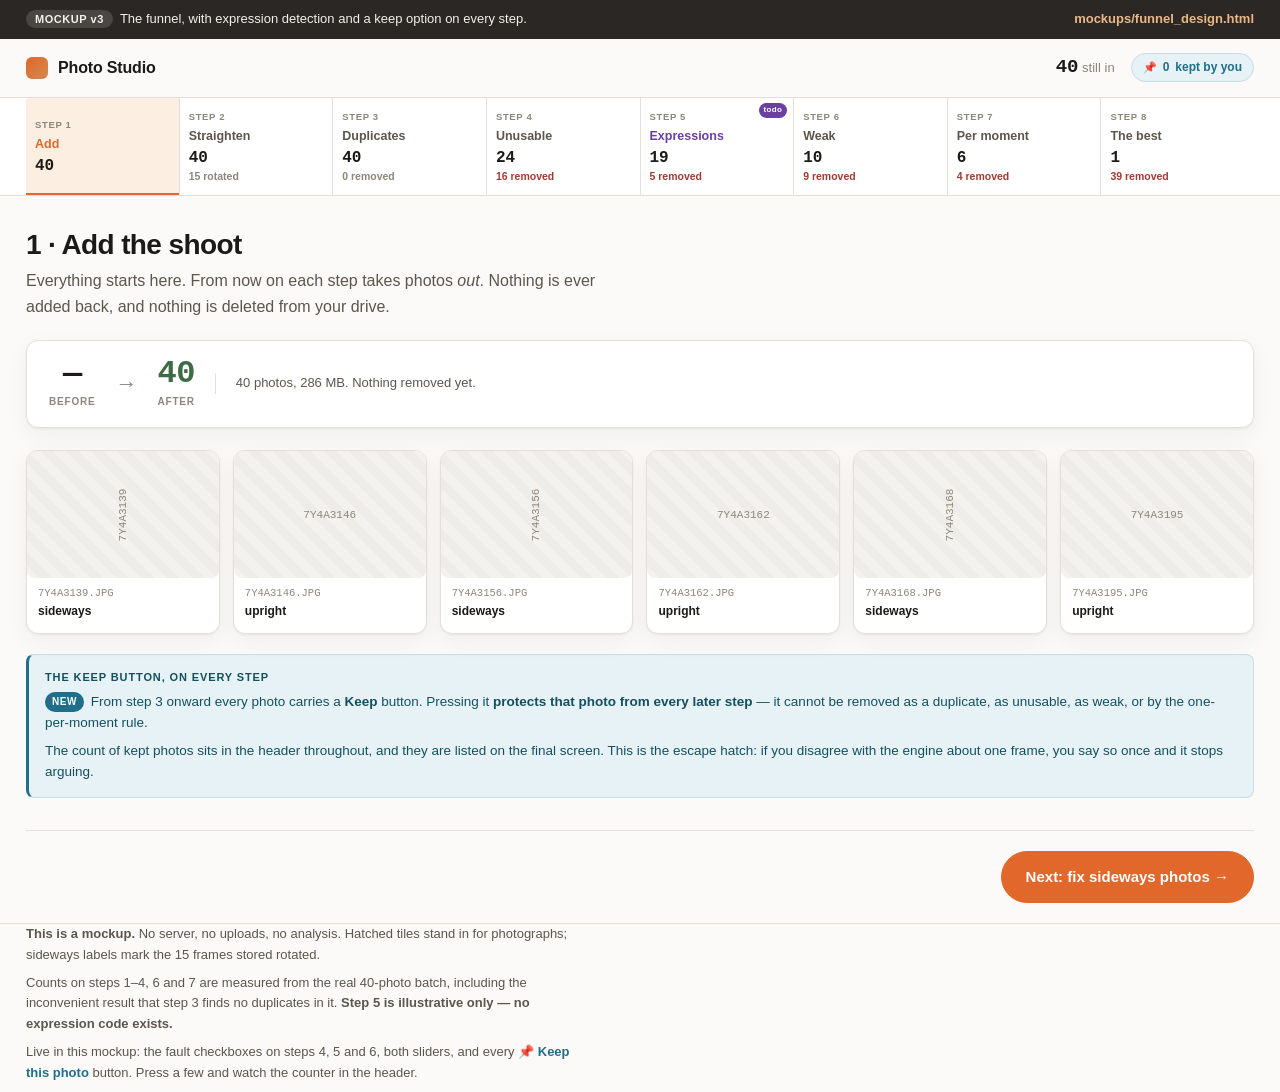
<file: mockups/funnel_design.html>
<!DOCTYPE html>
<html lang="en">
<head>
<meta charset="utf-8">
<meta name="viewport" content="width=device-width, initial-scale=1">
<title>Photo Studio &mdash; funnel design (v3 mockup)</title>
<style>
/* ==========================================================================
   FUNNEL MOCKUP v3 - DESIGN ONLY, NOTHING IS WIRED UP
   Every step removes photos. The count narrows. The last step holds one frame.
   Any photo can be KEPT at any stage, which protects it from every later step.
   Counts come from the real 40-photo batch, including the inconvenient ones.
   Step 5 (expressions) is NOT BUILT and is marked as such throughout.
   ========================================================================== */
:root{
  --paper:#fbfaf8; --card:#fff; --sunk:#f4f2ee; --rule:#e4e0d8; --rule-s:#d2ccc0;
  --ink:#1c1a17; --ink-soft:#5c564d; --ink-faint:#8d867a;
  --accent:#e2672b; --accent-soft:#fdeee2;
  --major:#a33a32; --major-soft:#fbeae8;
  --minor:#8a6420; --minor-soft:#fbf2e0;
  --clean:#3d6b45; --clean-soft:#ebf3ec;
  --note:#2f5d8a; --note-soft:#eaf1f8;
  --keep:#1f6f8b; --keep-soft:#e6f2f6;
  --nb:#6b3fa0; --nb-soft:#f1ebfa;
  --r:12px; --r-sm:8px;
  --shadow:0 1px 2px rgba(28,26,23,.05),0 8px 24px rgba(28,26,23,.05);
  --sans:-apple-system,BlinkMacSystemFont,"Segoe UI",Inter,Roboto,sans-serif;
  --mono:ui-monospace,SFMono-Regular,"SF Mono",Menlo,monospace;
}
*{box-sizing:border-box}
[hidden]{display:none !important}
body{margin:0;background:var(--paper);color:var(--ink);font:16px/1.6 var(--sans);-webkit-font-smoothing:antialiased}
.shell{max-width:1280px;margin:0 auto;padding:0 26px}
.mono{font-family:var(--mono);font-variant-numeric:tabular-nums}
:focus-visible{outline:2px solid var(--accent);outline-offset:2px}

.mock{background:#2b2724;color:#f3efe9;padding:9px 0;font-size:13px}
.mock .shell{display:flex;gap:14px;justify-content:space-between;flex-wrap:wrap;align-items:center}
.mock .t{background:rgba(255,255,255,.14);padding:3px 9px;border-radius:99px;font-size:11px;font-weight:700;letter-spacing:.05em}
.mock b{color:#e8b887}

/* ---------- top ---------- */
.top{position:sticky;top:0;z-index:30;background:rgba(251,250,248,.94);backdrop-filter:blur(10px) saturate(160%);border-bottom:1px solid var(--rule)}
.top-in{display:flex;align-items:center;justify-content:space-between;gap:16px;height:58px}
.brand{display:flex;align-items:center;gap:10px}
.mk{width:22px;height:22px;border-radius:6px;background:linear-gradient(135deg,var(--accent),#d08a52)}
.bn{font-weight:650;letter-spacing:-.01em}
.live{display:flex;align-items:center;gap:16px;font-size:13px;color:var(--ink-soft)}
.live .big{font:700 19px var(--mono);color:var(--ink)}
.kept-chip{display:inline-flex;align-items:center;gap:6px;background:var(--keep-soft);color:var(--keep);
  border:1px solid #c5dde5;padding:4px 11px;border-radius:99px;font-size:12px;font-weight:650}
.kept-chip .pinico{font-size:11px}

/* ---------- rail ---------- */
.rail{border-bottom:1px solid var(--rule);background:var(--card)}
.rail-in{display:flex;overflow-x:auto}
.rl{flex:1 1 0;min-width:104px;border:0;background:none;cursor:pointer;padding:11px 9px 10px;
    text-align:left;border-right:1px solid var(--rule);position:relative;font:inherit}
.rl:last-child{border-right:0}
.rl:hover{background:var(--sunk)}
.rl .k{font-size:9.5px;text-transform:uppercase;letter-spacing:.07em;color:var(--ink-faint);font-weight:700}
.rl .nm{font-size:12.5px;font-weight:600;margin-top:2px;color:var(--ink-soft)}
.rl .ct{font:700 16px var(--mono);margin-top:3px;color:var(--ink)}
.rl .dl{font-size:10.5px;font-weight:650;margin-top:1px;color:var(--ink-faint)}
.rl .dl.cut{color:var(--major)}
.rl.on{background:var(--accent-soft)}
.rl.on .nm{color:var(--accent)}
.rl.on::after{content:"";position:absolute;left:0;right:0;bottom:-1px;height:3px;background:var(--accent)}
.rl.nb .nm{color:var(--nb)}
.rl .nbt{position:absolute;top:5px;right:6px;background:var(--nb);color:#fff;font-size:8px;
  font-weight:800;letter-spacing:.04em;padding:1px 5px;border-radius:99px}

/* ---------- panels ---------- */
.panel{padding:32px 0 20px}
h1{font-size:28px;line-height:1.2;margin:0 0 7px;letter-spacing:-.022em;font-weight:660}
.lede{margin:0;color:var(--ink-soft);max-width:68ch}
.head{margin-bottom:20px}

/* ---------- tally ---------- */
.tally{display:flex;align-items:center;gap:20px;background:var(--card);border:1px solid var(--rule);
  border-radius:var(--r);padding:17px 22px;margin-bottom:22px;box-shadow:var(--shadow);flex-wrap:wrap}
.tally .blk{text-align:center}
.tally .n{font:700 32px var(--mono);line-height:1;letter-spacing:-.02em}
.tally .l{font-size:10px;text-transform:uppercase;letter-spacing:.08em;color:var(--ink-faint);font-weight:700;margin-top:4px}
.tally .arw{font-size:22px;color:var(--ink-faint)}
.tally .cut .n{color:var(--major)}
.tally .out .n{color:var(--clean)}
.tally .kp .n{color:var(--keep)}
.tally .why{flex:1 1 210px;font-size:13px;color:var(--ink-soft);border-left:1px solid var(--rule);padding-left:20px}
@media(max-width:760px){.tally .why{border-left:0;padding-left:0}}

.fbar{height:9px;border-radius:99px;background:var(--sunk);overflow:hidden;display:flex;margin-top:12px}
.fbar span{display:block;height:100%}
.fbar .keepb{background:var(--clean)} .fbar .dropb{background:var(--major)} .fbar .lockb{background:var(--keep)}
.fkey{display:flex;gap:14px;font-size:11px;color:var(--ink-faint);margin-top:6px;flex-wrap:wrap}
.fkey i{display:inline-block;width:8px;height:8px;border-radius:2px;margin-right:5px}
.fkey .a i{background:var(--clean)} .fkey .b i{background:var(--major)} .fkey .c i{background:var(--keep)}

/* ---------- reasons ---------- */
.reasons{display:grid;gap:9px;background:var(--card);border:1px solid var(--rule);border-radius:var(--r);padding:19px;box-shadow:var(--shadow)}
.rsn{display:grid;grid-template-columns:28px 1fr auto 84px;gap:13px;align-items:center;font-size:14px}
.rsn input{width:17px;height:17px;accent-color:var(--major);cursor:pointer}
.rsn .lbl{font-weight:560}
.rsn .sub{font-size:11.5px;color:var(--ink-faint);font-weight:400}
.rsn .bar{height:7px;background:var(--sunk);border-radius:99px;overflow:hidden;min-width:64px}
.rsn .bar>span{display:block;height:100%;background:var(--major)}
.rsn .bar.min>span{background:var(--minor)}
.rsn .bar.nbb>span{background:var(--nb)}
.rsn .ct{font:700 12.5px var(--mono);text-align:right;color:var(--ink-soft)}
.rsn.off{opacity:.42}

/* ---------- placeholders ---------- */
.ph{position:relative;background:var(--sunk);border-radius:var(--r-sm);overflow:hidden;display:grid;place-items:center;color:var(--ink-faint);font:11px var(--mono);text-align:center}
.ph::after{content:"";position:absolute;inset:0;background:repeating-linear-gradient(45deg,transparent,transparent 9px,rgba(0,0,0,.022) 9px,rgba(0,0,0,.022) 18px)}
.ph s{position:relative;z-index:1;padding:4px;text-decoration:none}
.ph.land{aspect-ratio:3/2} .ph.port{aspect-ratio:2/3}
.ph.rot s{transform:rotate(-90deg);white-space:nowrap}
.pin{position:absolute;top:6px;left:6px;background:rgba(28,26,23,.8);color:#fff;font:700 11px/1 var(--mono);padding:4px 8px;border-radius:99px;z-index:2}
.pin.gold{background:var(--accent)}
.tab{position:absolute;top:6px;right:6px;background:rgba(255,255,255,.94);font:700 11px/1 var(--mono);padding:4px 8px;border-radius:99px;z-index:2;box-shadow:0 1px 3px rgba(0,0,0,.14)}
.emo{position:absolute;bottom:6px;left:6px;background:rgba(107,63,160,.9);color:#fff;font-size:9.5px;font-weight:700;letter-spacing:.04em;text-transform:uppercase;padding:3px 7px;border-radius:99px;z-index:2}
.xmark{position:absolute;inset:0;background:rgba(163,58,50,.17);z-index:3;display:grid;place-items:center}
.xmark b{background:var(--major);color:#fff;font-size:11px;font-weight:700;letter-spacing:.05em;padding:4px 11px;border-radius:99px;text-transform:uppercase}
.lockmark{position:absolute;inset:0;background:rgba(31,111,139,.14);z-index:3;display:grid;place-items:start end;padding:7px}
.lockmark b{background:var(--keep);color:#fff;font-size:10px;font-weight:700;letter-spacing:.05em;padding:3px 9px;border-radius:99px;text-transform:uppercase}

/* ---------- grids ---------- */
.grid{display:grid;grid-template-columns:repeat(auto-fill,minmax(166px,1fr));gap:13px}
.grid-w{grid-template-columns:repeat(auto-fill,minmax(236px,1fr))}
.card{background:var(--card);border:1px solid var(--rule);border-radius:var(--r);overflow:hidden;box-shadow:var(--shadow)}
.card.cut{border-color:#eccfca}
.card.locked{border-color:var(--keep);box-shadow:0 0 0 2px var(--keep-soft),var(--shadow)}
.card.sel{border-color:var(--accent)}
.cm{padding:9px 11px 11px}
.fn{font:10.5px var(--mono);color:var(--ink-faint);word-break:break-all;margin-bottom:3px}
.st{font-size:12px;font-weight:620}
.st.major{color:var(--major)} .st.minor{color:var(--minor)} .st.clean{color:var(--clean)} .st.keep{color:var(--keep)} .st.nb{color:var(--nb)}

/* ---------- keep button ---------- */
.keepbtn{margin-top:8px;width:100%;font:inherit;font-size:12px;font-weight:650;padding:6px 10px;
  border-radius:99px;border:1px solid var(--rule-s);background:var(--card);color:var(--ink-soft);cursor:pointer;
  display:flex;align-items:center;justify-content:center;gap:6px}
.keepbtn:hover{border-color:var(--keep);color:var(--keep)}
.keepbtn.on{background:var(--keep);border-color:var(--keep);color:#fff}

/* ---------- buttons ---------- */
.btn{display:inline-block;font:inherit;font-size:14px;font-weight:600;padding:10px 18px;border-radius:99px;border:1px solid var(--rule-s);background:var(--card);color:var(--ink);cursor:pointer;text-decoration:none;text-align:center}
.btn:hover{border-color:var(--ink-faint)}
.btn-p{background:var(--accent);border-color:var(--accent);color:#fff}
.btn-p:hover{background:#964926}
.btn-q{background:transparent}
.btn-sm{padding:5px 11px;font-size:12px}
.btn-big{padding:13px 24px;font-size:15px}
.nav{display:flex;justify-content:space-between;gap:12px;margin-top:32px;padding-top:20px;border-top:1px solid var(--rule)}

/* ---------- notes ---------- */
.dn{background:var(--note-soft);border:1px solid #d3e2f0;border-left:3px solid var(--note);border-radius:var(--r-sm);padding:14px 16px;margin:20px 0}
.dn h4{margin:0 0 6px;font-size:11px;text-transform:uppercase;letter-spacing:.08em;color:var(--note);font-weight:700}
.dn p{margin:0 0 7px;font-size:13.5px;color:#2c4a66;line-height:1.55}
.dn p:last-child{margin:0}
.dn code{font:12px var(--mono);background:#fff;padding:1px 5px;border-radius:4px;border:1px solid #d3e2f0}
.dn .f{display:inline-block;background:var(--note);color:#fff;font-size:10px;font-weight:700;letter-spacing:.05em;padding:2px 7px;border-radius:99px;margin-right:7px;vertical-align:1px}
.dn ul{margin:6px 0 0;padding-left:20px}
.dn li{font-size:13px;color:#2c4a66;margin-bottom:4px;line-height:1.5}
.dn.warn{background:var(--minor-soft);border-color:#f0e2c4;border-left-color:var(--minor)}
.dn.warn h4,.dn.warn p,.dn.warn li{color:#6d4f19} .dn.warn .f{background:var(--minor)} .dn.warn code{border-color:#f0e2c4}
.dn.build{background:var(--nb-soft);border-color:#dfd2f0;border-left-color:var(--nb)}
.dn.build h4,.dn.build p,.dn.build li{color:#4a2b71} .dn.build .f{background:var(--nb)} .dn.build code{border-color:#dfd2f0}
.dn.keepn{background:var(--keep-soft);border-color:#c5dde5;border-left-color:var(--keep)}
.dn.keepn h4,.dn.keepn p,.dn.keepn li{color:#15505f} .dn.keepn .f{background:var(--keep)} .dn.keepn code{border-color:#c5dde5}

.empty{background:var(--clean-soft);border:1px solid #cfe0d2;border-radius:var(--r);padding:30px 24px;text-align:center}
.empty .big{font-size:18px;font-weight:650;color:#2f5538;margin:0 0 6px}
.empty p{margin:0;font-size:13.5px;color:#3d6b45}

.ctl{background:var(--card);border:1px solid var(--rule);border-radius:var(--r);padding:20px;box-shadow:var(--shadow);margin-bottom:18px}
.ctl label{display:block;font-size:13px;font-weight:620;margin-bottom:9px}
.srow{display:grid;grid-template-columns:1fr 88px;gap:16px;align-items:center}
.sl{width:100%;accent-color:var(--accent)}
.sv{font:700 15px var(--mono);color:var(--accent);text-align:right}
.hint{margin:9px 0 0;font-size:12.5px;color:var(--ink-faint);line-height:1.5}

.dups{display:grid;gap:13px}
.dup{background:var(--card);border:1px solid var(--rule);border-radius:var(--r);padding:15px 17px;box-shadow:var(--shadow)}
.dh{display:flex;justify-content:space-between;gap:12px;margin-bottom:11px;flex-wrap:wrap;align-items:baseline}
.dh h3{margin:0;font-size:14px;font-weight:640}
.dh .m{font-size:12px;color:var(--ink-faint)}
.drow{display:flex;gap:11px;flex-wrap:wrap}
.di{width:142px}
.di .ph{margin-bottom:6px}
.di .l{font:10px var(--mono);color:var(--ink-faint);margin-bottom:5px}
.pick{display:flex;gap:4px}
.cb{font:inherit;font-size:11px;font-weight:620;padding:4px 9px;border-radius:99px;border:1px solid var(--rule-s);background:var(--card);cursor:pointer;color:var(--ink-soft)}
.cb.on{background:var(--clean);border-color:var(--clean);color:#fff}
.cb.x.on{background:var(--major);border-color:var(--major)}

.winner{display:grid;grid-template-columns:minmax(0,1fr) minmax(250px,.85fr);gap:24px;background:var(--card);border:2px solid var(--accent);border-radius:var(--r);padding:20px;box-shadow:0 0 0 4px var(--accent-soft),var(--shadow)}
@media(max-width:860px){.winner{grid-template-columns:1fr}}
.bs{font:700 54px/1 var(--sans);letter-spacing:-.035em}
.bs small{font-size:17px;font-weight:600;color:var(--ink-faint)}
.vl{list-style:none;margin:13px 0 0;padding:0;display:grid;gap:8px}
.vl li{display:grid;grid-template-columns:9px 1fr;gap:10px;font-size:13.5px}
.vl .p{width:9px;height:9px;border-radius:50%;margin-top:7px;background:var(--clean)}
.vl .w{font-weight:640} .vl .y{color:var(--ink-soft)}
.mb{margin-top:13px;display:grid;gap:6px}
.mr{display:grid;grid-template-columns:68px 1fr 26px;gap:9px;align-items:center;font-size:11.5px;color:var(--ink-soft)}
.mr .t{height:5px;background:var(--sunk);border-radius:99px;overflow:hidden}
.mr .f{display:block;height:100%;background:var(--ink-faint)} .mr .f.hi{background:var(--clean)}
.mr .v{text-align:right;font:11px var(--mono);color:var(--ink-faint)}
.journey{list-style:none;margin:20px 0 0;padding:0;display:grid;gap:4px;font-size:13px}
.journey li{display:grid;grid-template-columns:26px 1fr auto;gap:12px;align-items:center;color:var(--ink-soft);padding:3px 0}
.journey .n{font:700 12px var(--mono);color:var(--ink-faint);text-align:right}
.journey .c{font:700 12px var(--mono);color:var(--ink)}
.journey li.nbl{color:var(--nb)}
.journey li.kl{color:var(--keep)}

.sect-t{font-size:12px;text-transform:uppercase;letter-spacing:.09em;color:var(--ink-faint);font-weight:680;margin:32px 0 6px}
.sect-n{margin:0 0 15px;font-size:14px;color:var(--ink-soft);max-width:72ch}
.nbbanner{background:var(--nb-soft);border:1px solid #dfd2f0;border-radius:var(--r);padding:16px 20px;margin-bottom:20px;display:flex;gap:14px;align-items:flex-start}
.nbbanner .lab{background:var(--nb);color:#fff;font-size:10px;font-weight:800;letter-spacing:.05em;padding:4px 10px;border-radius:99px;flex:0 0 auto;margin-top:2px}
.nbbanner p{margin:0;font-size:13.5px;color:#4a2b71;line-height:1.55}
footer{border-top:1px solid var(--rule);margin-top:44px;padding:26px 26px 54px}
footer p{margin:0 0 7px;font-size:13px;color:var(--ink-soft);max-width:78ch}
</style>
</head>
<body>

<div class="mock"><div class="shell">
  <span><span class="t">MOCKUP v3</span> &nbsp;The funnel, with expression detection and a keep option on every step.</span>
  <span><b>mockups/funnel_design.html</b></span>
</div></div>

<header class="top"><div class="shell top-in">
  <div class="brand"><span class="mk"></span><span class="bn">Photo Studio</span></div>
  <div class="live">
    <span><span class="big" id="liveN">40</span> <span style="color:var(--ink-faint)">still in</span></span>
    <span class="kept-chip"><span class="pinico">&#128204;</span><span id="keptN">0</span> kept by you</span>
  </div>
</div></header>

<nav class="rail"><div class="shell"><div class="rail-in" id="rail"></div></div></nav>

<main class="shell">

<!-- ================= 1 ADD ================= -->
<section class="panel" data-s="1">
  <div class="head"><h1>1 &middot; Add the shoot</h1>
    <p class="lede">Everything starts here. From now on each step takes photos <em>out</em>. Nothing is ever added back, and nothing is deleted from your drive.</p></div>

  <div class="tally">
    <div class="blk"><div class="n">&mdash;</div><div class="l">before</div></div>
    <div class="arw">&rarr;</div>
    <div class="blk out"><div class="n">40</div><div class="l">after</div></div>
    <div class="why">40 photos, 286 MB. Nothing removed yet.</div>
  </div>

  <div class="grid">
    <article class="card"><div class="ph rot land"><s>7Y4A3139</s></div><div class="cm"><div class="fn">7Y4A3139.JPG</div><div class="st">sideways</div></div></article>
    <article class="card"><div class="ph land"><s>7Y4A3146</s></div><div class="cm"><div class="fn">7Y4A3146.JPG</div><div class="st">upright</div></div></article>
    <article class="card"><div class="ph rot land"><s>7Y4A3156</s></div><div class="cm"><div class="fn">7Y4A3156.JPG</div><div class="st">sideways</div></div></article>
    <article class="card"><div class="ph land"><s>7Y4A3162</s></div><div class="cm"><div class="fn">7Y4A3162.JPG</div><div class="st">upright</div></div></article>
    <article class="card"><div class="ph rot land"><s>7Y4A3168</s></div><div class="cm"><div class="fn">7Y4A3168.JPG</div><div class="st">sideways</div></div></article>
    <article class="card"><div class="ph land"><s>7Y4A3195</s></div><div class="cm"><div class="fn">7Y4A3195.JPG</div><div class="st">upright</div></div></article>
  </div>

  <div class="dn keepn"><h4>The keep button, on every step</h4>
    <p><span class="f">NEW</span>From step 3 onward every photo carries a <strong>Keep</strong> button. Pressing it <strong>protects that photo from every later step</strong> &mdash; it cannot be removed as a duplicate, as unusable, as weak, or by the one-per-moment rule.</p>
    <p>The count of kept photos sits in the header throughout, and they are listed on the final screen. This is the escape hatch: if you disagree with the engine about one frame, you say so once and it stops arguing.</p></div>

  <div class="nav"><span></span><button class="btn btn-p btn-big" data-go="2">Next: fix sideways photos &rarr;</button></div>
</section>

<!-- ================= 2 STRAIGHTEN ================= -->
<section class="panel" data-s="2" hidden>
  <div class="head"><h1>2 &middot; Fix sideways photos</h1>
    <p class="lede">The only step that removes nothing. It rotates frames so heads sit at the top.</p></div>

  <div class="tally">
    <div class="blk"><div class="n">40</div><div class="l">before</div></div>
    <div class="arw">&rarr;</div>
    <div class="blk out"><div class="n">40</div><div class="l">after</div></div>
    <div class="why"><strong>15 rotated, none removed.</strong> Quarter turns only &mdash; nothing cropped, stretched or re-sharpened.</div>
  </div>

  <h2 class="sect-t">The 15 that were turned</h2>
  <p class="sect-n">Rotation is judged from face detection, so it can be wrong. Override any frame.</p>

  <div class="grid">
    <article class="card"><div class="ph port"><s>7Y4A3156</s><span class="tab">270&deg;</span></div>
      <div class="cm"><div class="fn">7Y4A3156.JPG</div><div class="st clean">6000&times;4000 &rarr; 4000&times;6000</div>
      <button class="btn btn-q btn-sm" style="margin-top:8px;width:100%">Rotate manually</button></div></article>
    <article class="card"><div class="ph port"><s>7Y4A3168</s><span class="tab">270&deg;</span></div>
      <div class="cm"><div class="fn">7Y4A3168.JPG</div><div class="st clean">6000&times;4000 &rarr; 4000&times;6000</div>
      <button class="btn btn-q btn-sm" style="margin-top:8px;width:100%">Rotate manually</button></div></article>
    <article class="card"><div class="ph port"><s>7Y4A3218</s><span class="tab">270&deg;</span></div>
      <div class="cm"><div class="fn">7Y4A3218.JPG</div><div class="st clean">6000&times;4000 &rarr; 4000&times;6000</div>
      <button class="btn btn-q btn-sm" style="margin-top:8px;width:100%">Rotate manually</button></div></article>
    <article class="card"><div class="ph port"><s>7Y4A3283</s><span class="tab">270&deg;</span></div>
      <div class="cm"><div class="fn">7Y4A3283.JPG</div><div class="st clean">6000&times;4000 &rarr; 4000&times;6000</div>
      <button class="btn btn-q btn-sm" style="margin-top:8px;width:100%">Rotate manually</button></div></article>
  </div>

  <div class="dn"><h4>Design note</h4>
    <p><span class="f">BUILT &amp; TESTED</span>Shipped in v0.03. Only the screen and the manual override are new.</p>
    <p>No EXIF to read &mdash; all 40 files report <code>orientation: 1</code>, including the sideways ones. Rotation is inferred by running the face detector at four quarter turns and taking the most confident. <strong>A frame with no face is deliberately left alone</strong>, so a sideways shot of the venue or the rings will not be corrected automatically.</p></div>

  <div class="nav"><button class="btn btn-q" data-go="1">&larr; Back</button>
    <button class="btn btn-p btn-big" data-go="3">Next: remove duplicates &rarr;</button></div>
</section>

<!-- ================= 3 DUPLICATES ================= -->
<section class="panel" data-s="3" hidden>
  <div class="head"><h1>3 &middot; Remove duplicates</h1>
    <p class="lede">Frames that are nearly the same photograph. Only one of each needs to survive.</p></div>

  <div class="tally">
    <div class="blk"><div class="n">40</div><div class="l">before</div></div>
    <div class="arw">&rarr;</div>
    <div class="blk cut"><div class="n">0</div><div class="l">removed</div></div>
    <div class="arw">&rarr;</div>
    <div class="blk out"><div class="n">40</div><div class="l">after</div></div>
    <div class="why"><strong>No duplicates found in this batch.</strong> The step still appears, so you know it ran.</div>
  </div>

  <div class="empty">
    <p class="big">Nothing to remove here</p>
    <p>No two frames in these 40 are alike enough to count as duplicates. Loosen the threshold below if you expected some.</p>
  </div>

  <div class="ctl" style="margin-top:18px">
    <label for="dthr">How alike counts as a duplicate</label>
    <div class="srow"><input class="sl" type="range" id="dthr" min="10" max="140" value="60" data-out="dthrv"><span class="sv" id="dthrv">60</span></div>
    <p class="hint">Hamming distance on a 256-bit perceptual hash. Lower is stricter. At 60 nothing matched; above about 100 genuinely different poses start merging and you lose photographs you wanted.</p>
  </div>

  <h2 class="sect-t">What this looks like when pairs are found</h2>
  <p class="sect-n">Example from a continuous burst. The keeper is proposed, never forced.</p>

  <div class="dups">
    <div class="dup">
      <div class="dh"><h3>Pair &mdash; shot 3</h3><span class="m mono">distance 12 of 256 &middot; nearly identical</span></div>
      <div class="drow">
        <div class="di"><div class="ph land"><s>7Y4A3404</s><span class="tab">71.2</span></div>
          <div class="l">score 71.2 &middot; sharper face</div>
          <div class="pick"><button class="cb on">Keep</button><button class="cb x">Remove</button></div></div>
        <div class="di"><div class="ph land"><s>7Y4A3410</s><span class="tab">71.8</span><span class="xmark"><b>remove</b></span></div>
          <div class="l">score 71.8 &middot; grainier</div>
          <div class="pick"><button class="cb">Keep</button><button class="cb x on">Remove</button></div></div>
      </div>
    </div>
  </div>

  <div class="dn warn"><h4>Read this one carefully</h4>
    <p>The frame scoring <strong>higher</strong> (71.8) is proposed for removal, because it is grainier and its partner is sharper on the face. <strong>Score alone is the wrong rule for duplicates</strong>, which is why pairs are shown side by side rather than resolved automatically.</p></div>

  <div class="dn"><h4>Why duplicates can come before analysis</h4>
    <p><span class="f">MEASURED</span>Duplicate detection needs a perceptual hash, which needs the photo decoded. Decoding 40 photos takes <code>2.67s</code>; decoding <em>and</em> measuring every quality metric takes <code>3.01s</code>. The extra metrics cost 11%, because <strong>the decode dominates</strong>.</p>
    <p>So there is no cheap duplicates-only pass worth building. The app scans once on entering this step &mdash; about half a second across 7 cores &mdash; caches it, and <strong>every later step is instant, including stepping backwards.</strong></p></div>

  <div class="nav"><button class="btn btn-q" data-go="2">&larr; Back</button>
    <button class="btn btn-p btn-big" data-go="4">Next: remove unusable &rarr;</button></div>
</section>

<!-- ================= 4 UNUSABLE ================= -->
<section class="panel" data-s="4" hidden>
  <div class="head"><h1>4 &middot; Remove unusable photos</h1>
    <p class="lede">Frames with a fault no editing can repair. Untick a fault to keep those frames, or keep individual photos below.</p></div>

  <div class="tally">
    <div class="blk"><div class="n">40</div><div class="l">before</div></div>
    <div class="arw">&rarr;</div>
    <div class="blk cut"><div class="n" id="u-cut">16</div><div class="l">removed</div></div>
    <div class="arw">&rarr;</div>
    <div class="blk out"><div class="n" id="u-out">24</div><div class="l">after</div></div>
    <div class="why">Each fault is independent. Counts are real measurements from your batch.
      <div class="fbar"><span class="keepb" id="u-bk" style="width:60%"></span><span class="dropb" id="u-bd" style="width:40%"></span></div>
      <div class="fkey"><span class="a"><i></i>keeping</span><span class="b"><i></i>removing</span></div>
    </div>
  </div>

  <div class="reasons" id="u-reasons">
    <div class="rsn"><span><input type="checkbox" checked data-n="9"></span>
      <span><span class="lbl">Out of focus</span><br><span class="sub">Among the softest in the batch &mdash; cannot be sharpened back</span></span>
      <span class="bar"><span style="width:100%"></span></span><span class="ct">9 photos</span></div>
    <div class="rsn"><span><input type="checkbox" checked data-n="8"></span>
      <span><span class="lbl">Face not in focus</span><br><span class="sub">Frame is sharp but focus landed behind the person</span></span>
      <span class="bar"><span style="width:89%"></span></span><span class="ct">8 photos</span></div>
    <div class="rsn"><span><input type="checkbox" checked data-n="3"></span>
      <span><span class="lbl">Highlights blown out</span><br><span class="sub">Pure white areas &mdash; that detail is gone for good</span></span>
      <span class="bar"><span style="width:33%"></span></span><span class="ct">3 photos</span></div>
    <div class="rsn"><span><input type="checkbox" checked data-n="1"></span>
      <span><span class="lbl">Face in shadow</span><br><span class="sub">Backlit &mdash; bright behind, face dark</span></span>
      <span class="bar"><span style="width:11%"></span></span><span class="ct">1 photo</span></div>
    <div class="rsn"><span><input type="checkbox" checked data-n="1"></span>
      <span><span class="lbl">Washed out</span><br><span class="sub">Overall far too bright</span></span>
      <span class="bar"><span style="width:11%"></span></span><span class="ct">1 photo</span></div>
  </div>

  <h2 class="sect-t">Being removed &mdash; keep any you disagree with</h2>
  <p class="sect-n">A kept photo is protected from this step <em>and every step after it</em>. Removed frames stay on disk.</p>

  <div class="grid" id="u-grid">
    <article class="card cut"><div class="ph land"><s>7Y4A3355</s><span class="tab">55.4</span><span class="xmark"><b>remove</b></span></div>
      <div class="cm"><div class="fn">7Y4A3355.JPG</div><div class="st major">Out of focus</div>
      <button class="keepbtn" data-keep="7Y4A3355">&#128204; Keep this photo</button></div></article>
    <article class="card cut"><div class="ph land"><s>7Y4A3320</s><span class="tab">53.1</span><span class="xmark"><b>remove</b></span></div>
      <div class="cm"><div class="fn">7Y4A3320.JPG</div><div class="st major">Face in shadow</div>
      <button class="keepbtn" data-keep="7Y4A3320">&#128204; Keep this photo</button></div></article>
    <article class="card cut"><div class="ph land"><s>7Y4A3269</s><span class="tab">35.6</span><span class="xmark"><b>remove</b></span></div>
      <div class="cm"><div class="fn">7Y4A3269.JPG</div><div class="st major">Highlights blown out</div>
      <button class="keepbtn" data-keep="7Y4A3269">&#128204; Keep this photo</button></div></article>
    <article class="card cut"><div class="ph port"><s>7Y4A3248</s><span class="tab">19.2</span><span class="xmark"><b>remove</b></span></div>
      <div class="cm"><div class="fn">7Y4A3248.JPG</div><div class="st major">Washed out</div>
      <button class="keepbtn" data-keep="7Y4A3248">&#128204; Keep this photo</button></div></article>
  </div>

  <div class="dn"><h4>Design note</h4>
    <p><span class="f">BUILT</span>All five faults are already measured and named by the engine. Only the per-fault toggles, this screen and the keep buttons are new.</p>
    <p>Faults are listed separately rather than as one "16 unusable" number because they are not equally fatal. Blown highlights are unrecoverable; a backlit face can often be lifted in editing. One number would hide that.</p></div>

  <div class="nav"><button class="btn btn-q" data-go="3">&larr; Back</button>
    <button class="btn btn-p btn-big" data-go="5">Next: check expressions &rarr;</button></div>
</section>

<!-- ================= 5 EXPRESSIONS ================= -->
<section class="panel" data-s="5" hidden>
  <div class="head"><h1>5 &middot; Check expressions</h1>
    <p class="lede">Remove blinks and flat expressions. The frame can be perfect and still be the wrong moment.</p></div>

  <div class="nbbanner">
    <span class="lab">NOT BUILT</span>
    <p><strong>This step does not exist in the code.</strong> Nothing in the engine reads expressions today &mdash; I searched the whole codebase for it. The two models on disk are YuNet (face detection) and SFace (identity), and neither can tell a smile from a grimace. This screen shows what it <em>would</em> look like, and what it would cost to build. Everything below is illustrative, not measured.</p>
  </div>

  <div class="tally">
    <div class="blk"><div class="n">24</div><div class="l">before</div></div>
    <div class="arw">&rarr;</div>
    <div class="blk cut"><div class="n" id="e-cut">5</div><div class="l">removed</div></div>
    <div class="arw">&rarr;</div>
    <div class="blk out"><div class="n" id="e-out">19</div><div class="l">after</div></div>
    <div class="why">Illustrative counts.
      <div class="fbar"><span class="keepb" id="e-bk" style="width:79%"></span><span class="dropb" id="e-bd" style="width:21%"></span></div>
      <div class="fkey"><span class="a"><i></i>keeping</span><span class="b"><i></i>removing</span></div>
    </div>
  </div>

  <div class="reasons" id="e-reasons">
    <div class="rsn"><span><input type="checkbox" checked data-n="3"></span>
      <span><span class="lbl">Eyes closed</span><br><span class="sub">Caught mid-blink &mdash; needs a <strong>fourth</strong> model, see below</span></span>
      <span class="bar nbb"><span style="width:100%"></span></span><span class="ct">3 photos</span></div>
    <div class="rsn"><span><input type="checkbox" checked data-n="2"></span>
      <span><span class="lbl">Flat expression</span><br><span class="sub">Classified neutral where a reaction was expected</span></span>
      <span class="bar nbb"><span style="width:67%"></span></span><span class="ct">2 photos</span></div>
    <div class="rsn off"><span><input type="checkbox" data-n="4"></span>
      <span><span class="lbl">Not smiling</span><br><span class="sub">Off by default &mdash; a serious portrait is not a fault</span></span>
      <span class="bar nbb"><span style="width:133%"></span></span><span class="ct">4 photos</span></div>
  </div>

  <h2 class="sect-t">What the expression model would report</h2>
  <p class="sect-n">Eight classes per face, strongest first. Badge shows the top class and its confidence.</p>

  <div class="grid">
    <article class="card"><div class="ph port"><s>7Y4A3156</s><span class="tab">77.5</span><span class="emo">happiness 0.91</span></div>
      <div class="cm"><div class="fn">7Y4A3156.JPG</div><div class="st clean">Smiling, eyes open</div>
      <button class="keepbtn" data-keep="7Y4A3156">&#128204; Keep this photo</button></div></article>
    <article class="card cut"><div class="ph land"><s>7Y4A3192</s><span class="tab">58.8</span><span class="emo">neutral 0.74</span><span class="xmark"><b>remove</b></span></div>
      <div class="cm"><div class="fn">7Y4A3192.JPG</div><div class="st nb">Eyes closed</div>
      <button class="keepbtn" data-keep="7Y4A3192">&#128204; Keep this photo</button></div></article>
    <article class="card cut"><div class="ph land"><s>7Y4A3204</s><span class="tab">53.2</span><span class="emo">neutral 0.88</span><span class="xmark"><b>remove</b></span></div>
      <div class="cm"><div class="fn">7Y4A3204.JPG</div><div class="st nb">Flat expression</div>
      <button class="keepbtn" data-keep="7Y4A3204">&#128204; Keep this photo</button></div></article>
    <article class="card"><div class="ph land"><s>7Y4A3146</s><span class="tab">68.3</span><span class="emo">surprise 0.63</span></div>
      <div class="cm"><div class="fn">7Y4A3146.JPG</div><div class="st clean">Reacting, eyes open</div>
      <button class="keepbtn" data-keep="7Y4A3146">&#128204; Keep this photo</button></div></article>
  </div>

  <div class="dn build"><h4>What building this actually needs</h4>
    <p><span class="f">MODEL 3</span><strong>Expressions.</strong> <code>emotion-ferplus</code> from the ONNX Model Zoo is the viable offline candidate. It takes a <strong>64&times;64 grayscale face crop</strong> and returns a <strong>1&times;8 array of scores</strong> across eight classes: neutral, happiness, surprise, sadness, anger, disgust, fear, contempt. It runs through OpenCV's existing DNN engine, so no new dependency &mdash; just another file in <code>models/</code>. Trained on Microsoft's FER+, a relabelling of FER2013 where each image was tagged by ten people.</p>
    <p><span class="f">MODEL 4</span><strong>Eyes closed is a separate problem.</strong> It is <em>not</em> one of the eight classes, so the expression model cannot answer it. YuNet gives five landmarks &mdash; two eye <em>centres</em>, nose tip, two mouth corners &mdash; with no eyelid points, so the usual eye-aspect-ratio trick is impossible. This needs either a 68-point landmark model or a dedicated open/closed eye classifier.</p>
    <p>Estimated work: 2&ndash;3 hours for expressions, 2&ndash;3 more for eye state, plus download and verification.</p>
  </div>

  <div class="dn warn"><h4>Two honest cautions before you ask for this</h4>
    <p><strong>Expression is not emotion.</strong> The model reports the shape of a face, not what the person felt. A polite smile and genuine delight look the same to it. I would label the output "smiling / neutral / reacting" rather than "happy", because the stronger claim is not supported.</p>
    <p><strong>Accuracy will be worse than the demos suggest.</strong> FER2013 images are small, mostly frontal and web-sourced. Your photographs are 6000&times;4000 with faces at angles, in temple lighting, sometimes partly turned away &mdash; and frontality already reads below 0.45 on 17 of 40 frames. A turned head is exactly where expression models fail.</p>
    <p>My recommendation: build <strong>eyes-closed first</strong>. A blink ruins a photograph unarguably, and the judgement is objective. "Flat expression" is taste, and taste is what the keep button is for.</p>
  </div>

  <div class="nav"><button class="btn btn-q" data-go="4">&larr; Back</button>
    <button class="btn btn-p btn-big" data-go="6">Next: narrow to the strongest &rarr;</button></div>
</section>

<!-- ================= 6 WEAK ================= -->
<section class="panel" data-s="6" hidden>
  <div class="head"><h1>6 &middot; Narrow to the strongest</h1>
    <p class="lede">These 19 are all usable. Drag the slider to decide how deep the shortlist goes.</p></div>

  <div class="tally">
    <div class="blk"><div class="n">19</div><div class="l">before</div></div>
    <div class="arw">&rarr;</div>
    <div class="blk cut"><div class="n" id="w-cut">9</div><div class="l">removed</div></div>
    <div class="arw">&rarr;</div>
    <div class="blk out"><div class="n" id="w-out">10</div><div class="l">after</div></div>
    <div class="why">Nothing here is broken &mdash; only weaker than the rest.
      <div class="fbar"><span class="keepb" id="w-bk" style="width:53%"></span><span class="dropb" id="w-bd" style="width:47%"></span></div>
      <div class="fkey"><span class="a"><i></i>keeping</span><span class="b"><i></i>removing</span></div>
    </div>
  </div>

  <div class="ctl">
    <label for="wkeep">How many of the 19 to keep</label>
    <div class="srow"><input class="sl" type="range" id="wkeep" min="1" max="19" value="10"><span class="sv" id="wkeepv">10</span></div>
    <p class="hint">Kept in score order, best first. Minor faults are shown but never force removal &mdash; a tilted head or a little grain is a compromise, not a reject.</p>
  </div>

  <div class="dn warn"><h4>Why this is a slider and not a rule</h4>
    <p>My first design removed every frame carrying <em>any</em> minor fault. On your real batch that left <strong>8 photos out of 40</strong> &mdash; far too harsh.</p>
    <p>The cause is <code>Head turned away</code>, which fires on <strong>18 of 40</strong>. In candid wedding work someone looking away is the genre, not a defect. A blanket rule would have discarded nearly half the shoot.</p></div>

  <h2 class="sect-t">Minor faults present, for information</h2>
  <div class="reasons">
    <div class="rsn off"><span><input type="checkbox" data-n="18"></span>
      <span><span class="lbl">Head turned away</span><br><span class="sub">Normal in candid work &mdash; off by default</span></span>
      <span class="bar min"><span style="width:100%"></span></span><span class="ct">18 photos</span></div>
    <div class="rsn off"><span><input type="checkbox" data-n="13"></span>
      <span><span class="lbl">Grainy</span><br><span class="sub">More sensor noise than the rest of the batch</span></span>
      <span class="bar min"><span style="width:72%"></span></span><span class="ct">13 photos</span></div>
    <div class="rsn off"><span><input type="checkbox" data-n="9"></span>
      <span><span class="lbl">Bright highlights</span><br><span class="sub">Hot but not clipped</span></span>
      <span class="bar min"><span style="width:50%"></span></span><span class="ct">9 photos</span></div>
    <div class="rsn off"><span><input type="checkbox" data-n="8"></span>
      <span><span class="lbl">Slightly soft</span><br><span class="sub">Softer than most, still usable</span></span>
      <span class="bar min"><span style="width:44%"></span></span><span class="ct">8 photos</span></div>
  </div>

  <h2 class="sect-t">About to be cut &mdash; keep any of them</h2>
  <div class="grid">
    <article class="card cut"><div class="ph land"><s>7Y4A3174</s><span class="tab">55.7</span><span class="xmark"><b>remove</b></span></div>
      <div class="cm"><div class="fn">7Y4A3174.JPG</div><div class="st minor">Grainy +2 more</div>
      <button class="keepbtn" data-keep="7Y4A3174">&#128204; Keep this photo</button></div></article>
    <article class="card cut"><div class="ph port"><s>7Y4A3180</s><span class="tab">53.3</span><span class="xmark"><b>remove</b></span></div>
      <div class="cm"><div class="fn">7Y4A3180.JPG</div><div class="st minor">Head turned away</div>
      <button class="keepbtn" data-keep="7Y4A3180">&#128204; Keep this photo</button></div></article>
    <article class="card cut"><div class="ph land"><s>7Y4A3186</s><span class="tab">53.0</span><span class="xmark"><b>remove</b></span></div>
      <div class="cm"><div class="fn">7Y4A3186.JPG</div><div class="st minor">Faces are small</div>
      <button class="keepbtn" data-keep="7Y4A3186">&#128204; Keep this photo</button></div></article>
  </div>

  <div class="nav"><button class="btn btn-q" data-go="5">&larr; Back</button>
    <button class="btn btn-p btn-big" data-go="7">Next: one per moment &rarr;</button></div>
</section>

<!-- ================= 7 ONE PER MOMENT ================= -->
<section class="panel" data-s="7" hidden>
  <div class="head"><h1>7 &middot; One photo per moment</h1>
    <p class="lede">Several frames can show the same moment without being duplicates. Only the best of each gets through.</p></div>

  <div class="tally">
    <div class="blk"><div class="n">10</div><div class="l">before</div></div>
    <div class="arw">&rarr;</div>
    <div class="blk cut"><div class="n">4</div><div class="l">removed</div></div>
    <div class="arw">&rarr;</div>
    <div class="blk out"><div class="n">6</div><div class="l">after</div></div>
    <div class="why">10 frames covering 6 distinct moments. One winner each.</div>
  </div>

  <h2 class="sect-t">The six survivors</h2>
  <p class="sect-n">Each card shows what it beat. Swap if you prefer another frame from that moment, or keep both.</p>

  <div class="grid grid-w">
    <article class="card sel"><div class="ph port"><s>7Y4A3156</s><span class="pin gold">1</span><span class="tab">77.5</span></div>
      <div class="cm"><div class="fn">7Y4A3156.JPG</div><div class="st clean">Clean, face in focus</div>
      <button class="btn btn-q btn-sm" style="margin-top:8px;width:100%">Swap &mdash; beat 1 other</button>
      <button class="keepbtn" data-keep="7Y4A3156b">&#128204; Keep the runner-up too</button></div></article>
    <article class="card sel"><div class="ph land"><s>7Y4A3410</s><span class="pin">2</span><span class="tab">71.8</span></div>
      <div class="cm"><div class="fn">7Y4A3410.JPG</div><div class="st minor">Grainy</div>
      <button class="btn btn-q btn-sm" style="margin-top:8px;width:100%">Swap &mdash; beat 2 others</button>
      <button class="keepbtn" data-keep="7Y4A3410b">&#128204; Keep the runner-up too</button></div></article>
    <article class="card sel"><div class="ph land"><s>7Y4A3195</s><span class="pin">3</span><span class="tab">71.6</span></div>
      <div class="cm"><div class="fn">7Y4A3195.JPG</div><div class="st clean">Clean, 2 faces</div>
      <button class="btn btn-q btn-sm" style="margin-top:8px;width:100%">Only frame of this moment</button></div></article>
    <article class="card sel"><div class="ph land"><s>7Y4A3152</s><span class="pin">4</span><span class="tab">70.7</span></div>
      <div class="cm"><div class="fn">7Y4A3152.JPG</div><div class="st clean">Clean, 2 faces</div>
      <button class="btn btn-q btn-sm" style="margin-top:8px;width:100%">Swap &mdash; beat 1 other</button>
      <button class="keepbtn" data-keep="7Y4A3152b">&#128204; Keep the runner-up too</button></div></article>
  </div>

  <div class="dn"><h4>Design note</h4>
    <p><span class="f">BUILT</span>This is the round-robin selection already in the engine, finally visible. Frames are grouped by how alike they look, then one is taken from each group before any group gives a second.</p>
    <p>Without it you get six frames of whichever pose was lit best &mdash; one photograph six times. <strong>This step is the difference between a shortlist and a pile.</strong></p></div>

  <div class="nav"><button class="btn btn-q" data-go="6">&larr; Back</button>
    <button class="btn btn-p btn-big" data-go="8">Next: the best photo &rarr;</button></div>
</section>

<!-- ================= 8 BEST ================= -->
<section class="panel" data-s="8" hidden>
  <div class="head"><h1>8 &middot; The best photo</h1>
    <p class="lede">One frame out of forty.</p></div>

  <div class="winner">
    <div class="ph port" style="border-radius:var(--r-sm)"><s>7Y4A3156</s><span class="pin gold">BEST OF 40</span></div>
    <div>
      <div class="bs">77.5<small> / 100</small></div>
      <div class="fn" style="font-size:13px;margin-top:12px">7Y4A3156.JPG</div>
      <div class="hint">4000&times;6000 &middot; portrait &middot; 1 face &middot; rotated 270&deg; on entry</div>
      <ul class="vl"><li><span class="p"></span><span><span class="w">Nothing wrong found. </span><span class="y">No measurement on this frame came out poorly.</span></span></li></ul>
      <div class="mb">
        <div class="mr"><span>Sharpness</span><span class="t"><span class="f hi" style="width:84%"></span></span><span class="v">84</span></div>
        <div class="mr"><span>Exposure</span><span class="t"><span class="f hi" style="width:79%"></span></span><span class="v">79</span></div>
        <div class="mr"><span>Contrast</span><span class="t"><span class="f" style="width:61%"></span></span><span class="v">61</span></div>
        <div class="mr"><span>Colour</span><span class="t"><span class="f" style="width:58%"></span></span><span class="v">58</span></div>
        <div class="mr"><span>Low noise</span><span class="t"><span class="f hi" style="width:88%"></span></span><span class="v">88</span></div>
      </div>
      <div style="display:flex;gap:9px;margin-top:17px;flex-wrap:wrap">
        <a class="btn btn-p" href="#">Download this photo</a>
        <a class="btn btn-q" href="#">All 6 selects</a>
        <a class="btn btn-q" href="#">Kept by you (<span id="keptN2">0</span>)</a>
      </div>
    </div>
  </div>

  <h2 class="sect-t">How it got here</h2>
  <ul class="journey">
    <li><span class="n">1</span><span>Added</span><span class="c">40</span></li>
    <li><span class="n">2</span><span>Sideways photos fixed &mdash; 15 rotated, none removed</span><span class="c">40</span></li>
    <li><span class="n">3</span><span>Duplicates removed &mdash; none found in this batch</span><span class="c">40</span></li>
    <li><span class="n">4</span><span>Unusable removed &mdash; 16 with a fatal fault</span><span class="c">24</span></li>
    <li class="nbl"><span class="n">5</span><span>Expressions checked &mdash; 5 blinks and flat faces <strong>(not built)</strong></span><span class="c">19</span></li>
    <li><span class="n">6</span><span>Narrowed to the strongest &mdash; 9 cut</span><span class="c">10</span></li>
    <li><span class="n">7</span><span>One per moment &mdash; 4 cut</span><span class="c">6</span></li>
    <li><span class="n">8</span><span><strong>The best</strong></span><span class="c">1</span></li>
    <li class="kl"><span class="n">&#128204;</span><span>Kept by you, protected from every step</span><span class="c" id="keptN3">0</span></li>
  </ul>

  <div class="dn"><h4>Design note</h4>
    <p><span class="f">NEW SCREEN</span>The journey list is the point of the whole redesign: <strong>you can see exactly why 39 photographs did not make it</strong>, and click back to any decision that looks wrong.</p>
    <p>Below this would sit the full ranking table from v0.02, for when you want more than one photograph.</p></div>

  <div class="nav"><button class="btn btn-q" data-go="7">&larr; Back</button>
    <button class="btn btn-q" data-go="1">Start a new batch</button></div>
</section>

</main>

<footer class="shell">
  <p><strong>This is a mockup.</strong> No server, no uploads, no analysis. Hatched tiles stand in for photographs; sideways labels mark the 15 frames stored rotated.</p>
  <p>Counts on steps 1&ndash;4, 6 and 7 are measured from the real 40-photo batch, including the inconvenient result that step 3 finds no duplicates in it. <strong>Step 5 is illustrative only &mdash; no expression code exists.</strong></p>
  <p>Live in this mockup: the fault checkboxes on steps 4, 5 and 6, both sliders, and every <span style="color:var(--keep);font-weight:650">&#128204; Keep this photo</span> button. Press a few and watch the counter in the header.</p>
</footer>

<script>
"use strict";
var STEPS=[
 {n:1,name:"Add",        count:40, delta:"",            nb:false},
 {n:2,name:"Straighten", count:40, delta:"15 rotated",  nb:false},
 {n:3,name:"Duplicates", count:40, delta:"0 removed",   nb:false},
 {n:4,name:"Unusable",   count:24, delta:"16 removed",  nb:false},
 {n:5,name:"Expressions",count:19, delta:"5 removed",   nb:true},
 {n:6,name:"Weak",       count:10, delta:"9 removed",   nb:false},
 {n:7,name:"Per moment", count:6,  delta:"4 removed",   nb:false},
 {n:8,name:"The best",   count:1,  delta:"39 removed",  nb:false}
];
var cur=1, kept=Object.create(null);

function $(i){return document.getElementById(i)}
function mk(t,c,x){var e=document.createElement(t);if(c)e.className=c;if(x!==undefined)e.textContent=x;return e}

function rail(){
  var r=$("rail");r.innerHTML="";
  STEPS.forEach(function(s){
    var b=mk("button","rl"+(s.n===cur?" on":"")+(s.nb?" nb":""));
    b.type="button";
    if(s.nb){var t=mk("span","nbt","todo");b.appendChild(t)}
    b.appendChild(mk("div","k","step "+s.n));
    b.appendChild(mk("div","nm",s.name));
    b.appendChild(mk("div","ct",s.count));
    var cut=s.delta&&s.delta.indexOf("0 removed")!==0&&s.delta.indexOf("removed")>-1;
    b.appendChild(mk("div","dl"+(cut?" cut":""),s.delta));
    b.addEventListener("click",function(){show(s.n)});
    r.appendChild(b);
  });
}

function keptCount(){return Object.keys(kept).length}

function paintKept(){
  var n=keptCount();
  ["keptN","keptN2","keptN3"].forEach(function(id){ if($(id))$(id).textContent=n; });
}

function show(n){
  cur=n;
  document.querySelectorAll("[data-s]").forEach(function(p){p.hidden=Number(p.dataset.s)!==n});
  $("liveN").textContent=STEPS[n-1].count;
  rail();paintKept();window.scrollTo({top:0,behavior:"smooth"});
}

document.addEventListener("click",function(e){
  var g=e.target.closest?e.target.closest("[data-go]"):null;
  if(g){show(Number(g.dataset.go));return}

  var k=e.target.closest?e.target.closest("[data-keep]"):null;
  if(k){
    var id=k.dataset.keep, card=k.closest(".card");
    if(kept[id]){
      delete kept[id];
      k.classList.remove("on");
      k.innerHTML="&#128204; Keep this photo";
      if(card){card.classList.remove("locked");
        var lm=card.querySelector(".lockmark"); if(lm)lm.remove();
        var xm=card.dataset.hadx==="1"?null:null;
        if(card.dataset.hadx==="1"&&!card.querySelector(".xmark")){
          var x=mk("span","xmark");x.appendChild(mk("b",null,"remove"));
          card.querySelector(".ph").appendChild(x);
        }
      }
    }else{
      kept[id]=true;
      k.classList.add("on");
      k.innerHTML="&#128204; Kept &mdash; protected";
      if(card){
        card.classList.add("locked");
        var ex=card.querySelector(".xmark");
        if(ex){card.dataset.hadx="1";ex.remove()}
        if(!card.querySelector(".lockmark")){
          var l=mk("span","lockmark");l.appendChild(mk("b",null,"kept"));
          card.querySelector(".ph").appendChild(l);
        }
      }
    }
    paintKept();
  }
});

document.addEventListener("keydown",function(e){
  if(e.target.tagName==="INPUT")return;
  if(e.key==="ArrowRight"&&cur<STEPS.length)show(cur+1);
  if(e.key==="ArrowLeft"&&cur>1)show(cur-1);
});

/* live counts: step 4 */
function recount4(){
  var total=40,cut=0;
  document.querySelectorAll("#u-reasons input").forEach(function(i){
    i.closest(".rsn").classList.toggle("off",!i.checked);
    if(i.checked)cut+=Number(i.dataset.n);
  });
  $("u-cut").textContent=cut;$("u-out").textContent=total-cut;
  $("u-bk").style.width=((total-cut)/total*100)+"%";
  $("u-bd").style.width=(cut/total*100)+"%";
}
/* live counts: step 5 */
function recount5(){
  var total=24,cut=0;
  document.querySelectorAll("#e-reasons input").forEach(function(i){
    i.closest(".rsn").classList.toggle("off",!i.checked);
    if(i.checked)cut+=Number(i.dataset.n);
  });
  $("e-cut").textContent=cut;$("e-out").textContent=total-cut;
  $("e-bk").style.width=((total-cut)/total*100)+"%";
  $("e-bd").style.width=(cut/total*100)+"%";
}
document.querySelectorAll("#u-reasons input").forEach(function(i){i.addEventListener("change",recount4)});
document.querySelectorAll("#e-reasons input").forEach(function(i){i.addEventListener("change",recount5)});

var wk=$("wkeep");
if(wk)wk.addEventListener("input",function(){
  var keep=Number(wk.value),total=19;
  $("wkeepv").textContent=keep;$("w-out").textContent=keep;$("w-cut").textContent=total-keep;
  $("w-bk").style.width=(keep/total*100)+"%";
  $("w-bd").style.width=((total-keep)/total*100)+"%";
});

document.querySelectorAll(".sl[data-out]").forEach(function(s){
  s.addEventListener("input",function(){$(s.dataset.out).textContent=s.value});
});
document.querySelectorAll(".rsn.off input").forEach(function(i){
  i.addEventListener("change",function(){i.closest(".rsn").classList.toggle("off",!i.checked)});
});

rail();show(1);recount4();recount5();
</script>
</body>
</html>
</file>
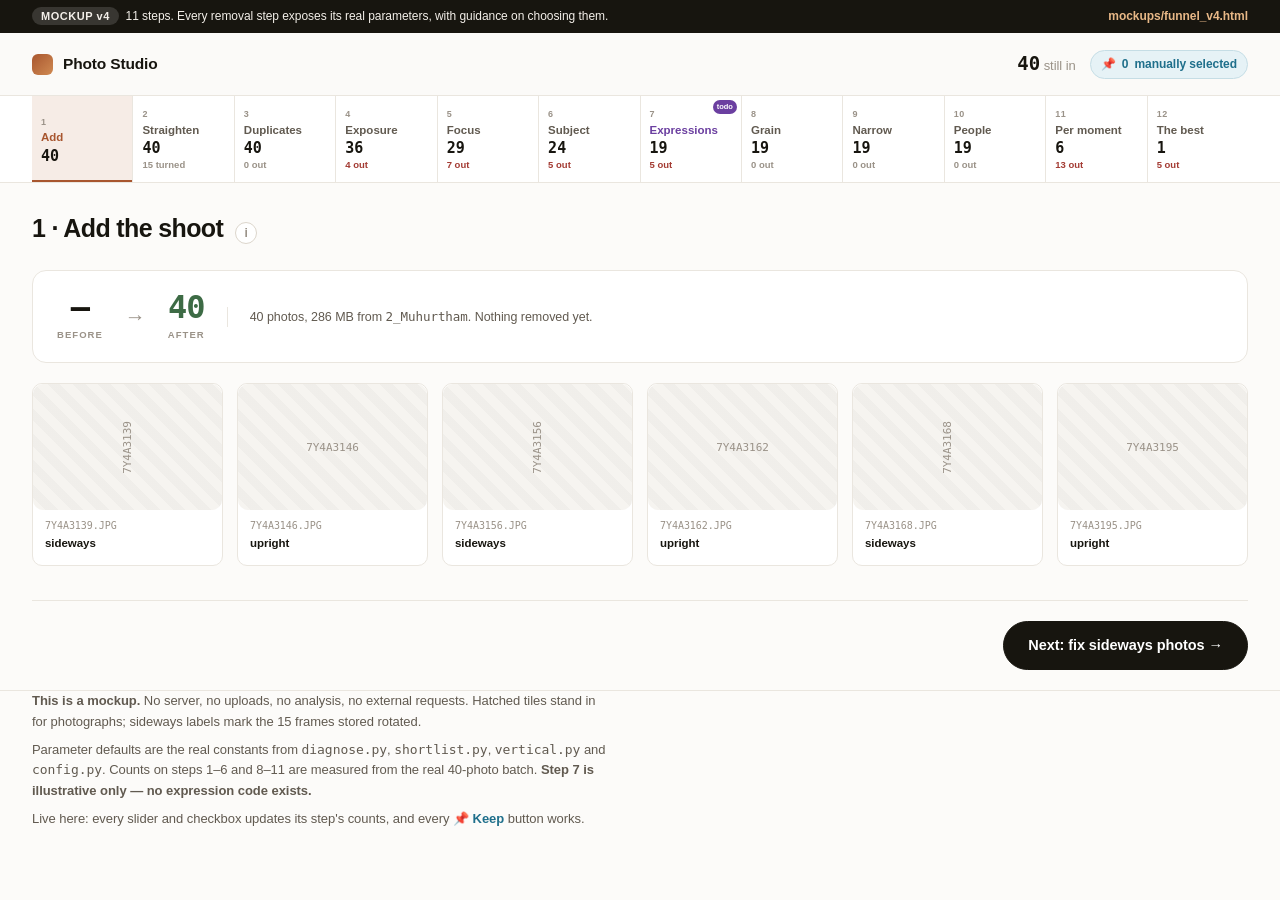
<file: mockups/funnel_v4.html>
<!DOCTYPE html>
<html lang="en">
<head>
<meta charset="utf-8">
<meta name="viewport" content="width=device-width, initial-scale=1">
<title>Photo Studio &mdash; 11-step funnel with parameters (v4 mockup)</title>
<style>
/* ==========================================================================
   FUNNEL MOCKUP v4 - DESIGN ONLY, NOTHING WIRED UP
   11 steps. Each removal step exposes the real parameters the engine uses,
   with guidance on how to choose them. Default values are the actual
   constants from diagnose.py, shortlist.py, vertical.py and config.py.
   Counts come from the real 40-photo batch.
   ========================================================================== */
:root{
  --paper:#fbfaf8; --card:#fff; --sunk:#f4f2ee; --rule:#e4e0d8; --rule-s:#d2ccc0;
  --ink:#1c1a17; --ink-soft:#5c564d; --ink-faint:#8d867a;
  --accent:#a8562f; --accent-soft:#f6ece6;
  --major:#a33a32; --major-soft:#fbeae8;
  --minor:#8a6420; --minor-soft:#fbf2e0;
  --clean:#3d6b45; --clean-soft:#ebf3ec;
  --note:#2f5d8a; --note-soft:#eaf1f8;
  --keep:#1f6f8b; --keep-soft:#e6f2f6;
  --nb:#6b3fa0; --nb-soft:#f1ebfa;
  --r:12px; --r-sm:8px;
  --shadow:0 1px 2px rgba(28,26,23,.05),0 8px 24px rgba(28,26,23,.05);
  --sans:-apple-system,BlinkMacSystemFont,"Segoe UI",Inter,Roboto,sans-serif;
  --mono:ui-monospace,SFMono-Regular,"SF Mono",Menlo,monospace;
}
*{box-sizing:border-box}
[hidden]{display:none !important}
body{margin:0;background:var(--paper);color:var(--ink);font:16px/1.6 var(--sans);-webkit-font-smoothing:antialiased}
.shell{max-width:1300px;margin:0 auto;padding:0 24px}
.mono{font-family:var(--mono);font-variant-numeric:tabular-nums}
:focus-visible{outline:2px solid var(--accent);outline-offset:2px}

.mock{background:#2b2724;color:#f3efe9;padding:9px 0;font-size:13px}
.mock .shell{display:flex;gap:14px;justify-content:space-between;flex-wrap:wrap;align-items:center}
.mock .t{background:rgba(255,255,255,.14);padding:3px 9px;border-radius:99px;font-size:11px;font-weight:700;letter-spacing:.05em}
.mock b{color:#e8b887}

/* top bar */
.top{position:sticky;top:0;z-index:30;background:rgba(251,250,248,.95);backdrop-filter:blur(10px) saturate(160%);border-bottom:1px solid var(--rule)}
.top-in{display:flex;align-items:center;justify-content:space-between;gap:16px;height:56px}
.brand{display:flex;align-items:center;gap:10px}
.mk{width:21px;height:21px;border-radius:6px;background:linear-gradient(135deg,var(--accent),#d08a52)}
.bn{font-weight:650;letter-spacing:-.01em}
.live{display:flex;align-items:center;gap:14px;font-size:13px;color:var(--ink-soft)}
.live .big{font:700 19px var(--mono);color:var(--ink)}
.kept-chip{display:inline-flex;align-items:center;gap:6px;background:var(--keep-soft);color:var(--keep);border:1px solid #c5dde5;padding:4px 10px;border-radius:99px;font-size:12px;font-weight:650}

/* rail */
.rail{border-bottom:1px solid var(--rule);background:var(--card)}
.rail-in{display:flex;overflow-x:auto}
.rl{flex:1 1 0;min-width:92px;border:0;background:none;cursor:pointer;padding:9px 7px 8px;text-align:left;border-right:1px solid var(--rule);position:relative;font:inherit}
.rl:last-child{border-right:0}
.rl:hover{background:var(--sunk)}
.rl .k{font-size:9px;text-transform:uppercase;letter-spacing:.06em;color:var(--ink-faint);font-weight:700}
.rl .nm{font-size:11.5px;font-weight:600;margin-top:1px;color:var(--ink-soft);line-height:1.25}
.rl .ct{font:700 15px var(--mono);margin-top:2px;color:var(--ink)}
.rl .dl{font-size:9.5px;font-weight:650;color:var(--ink-faint)}
.rl .dl.cut{color:var(--major)}
.rl.on{background:var(--accent-soft)}
.rl.on .nm{color:var(--accent)}
.rl.on::after{content:"";position:absolute;left:0;right:0;bottom:-1px;height:3px;background:var(--accent)}
.rl.nb .nm{color:var(--nb)}
.rl .nbt{position:absolute;top:4px;right:4px;background:var(--nb);color:#fff;font-size:7.5px;font-weight:800;padding:1px 4px;border-radius:99px}

/* panels */
.panel{padding:30px 0 20px}
h1{font-size:27px;line-height:1.2;margin:0 0 7px;letter-spacing:-.022em;font-weight:660}
.lede{margin:0;color:var(--ink-soft);max-width:70ch}
.head{margin-bottom:20px}

/* tally */
.tally{display:flex;align-items:center;gap:18px;background:var(--card);border:1px solid var(--rule);border-radius:var(--r);padding:16px 20px;margin-bottom:20px;box-shadow:var(--shadow);flex-wrap:wrap}
.tally .blk{text-align:center}
.tally .n{font:700 30px var(--mono);line-height:1;letter-spacing:-.02em}
.tally .l{font-size:10px;text-transform:uppercase;letter-spacing:.08em;color:var(--ink-faint);font-weight:700;margin-top:4px}
.tally .arw{font-size:21px;color:var(--ink-faint)}
.tally .cut .n{color:var(--major)}
.tally .out .n{color:var(--clean)}
.tally .why{flex:1 1 200px;font-size:13px;color:var(--ink-soft);border-left:1px solid var(--rule);padding-left:18px}
@media(max-width:760px){.tally .why{border-left:0;padding-left:0}}
.fbar{height:9px;border-radius:99px;background:var(--sunk);overflow:hidden;display:flex;margin-top:11px}
.fbar span{display:block;height:100%}
.fbar .keepb{background:var(--clean)} .fbar .dropb{background:var(--major)}
.fkey{display:flex;gap:14px;font-size:11px;color:var(--ink-faint);margin-top:6px;flex-wrap:wrap}
.fkey i{display:inline-block;width:8px;height:8px;border-radius:2px;margin-right:5px}
.fkey .a i{background:var(--clean)} .fkey .b i{background:var(--major)}

/* ---- PARAMETER PANEL ---- */
.params{background:var(--card);border:1px solid var(--rule);border-radius:var(--r);box-shadow:var(--shadow);margin-bottom:20px;overflow:hidden}
.params-h{padding:14px 20px;border-bottom:1px solid var(--rule);background:var(--sunk);display:flex;justify-content:space-between;align-items:center;gap:12px;flex-wrap:wrap}
.params-h h3{margin:0;font-size:12px;text-transform:uppercase;letter-spacing:.08em;color:var(--ink-faint);font-weight:700}
.params-h .reset{font:inherit;font-size:11.5px;font-weight:600;background:none;border:0;color:var(--accent);cursor:pointer;text-decoration:underline}
.params-b{padding:6px 20px 18px}

.prm{padding:16px 0;border-bottom:1px dashed var(--rule)}
.prm:last-child{border-bottom:0}
.prm-top{display:grid;grid-template-columns:1fr 150px;gap:18px;align-items:center}
@media(max-width:700px){.prm-top{grid-template-columns:1fr}}
.prm-name{font-size:14px;font-weight:620}
.prm-code{font:10.5px var(--mono);color:var(--ink-faint);margin-top:2px}
.prm-ctl{display:flex;align-items:center;gap:10px}
.prm-ctl input[type=range]{flex:1;accent-color:var(--accent)}
.prm-val{font:700 13px var(--mono);color:var(--accent);min-width:52px;text-align:right}
.prm-how{margin:9px 0 0;font-size:12.5px;color:var(--ink-soft);line-height:1.55;max-width:84ch}
.prm-how b{color:var(--ink)}
.prm-how .ex{display:inline-block;background:var(--sunk);border:1px solid var(--rule);border-radius:4px;padding:0 5px;font:11px var(--mono);color:var(--ink-soft)}
.prm-scale{display:flex;justify-content:space-between;font:10px var(--mono);color:var(--ink-faint);margin-top:4px}
.prm-hits{font-size:11.5px;font-weight:650;color:var(--major);margin-top:7px}
.prm-hits.none{color:var(--clean)}
.prm.offp{opacity:.5}
.prm-toggle{display:flex;align-items:center;gap:9px;cursor:pointer}
.prm-toggle input{width:17px;height:17px;accent-color:var(--major);cursor:pointer}

/* placeholders */
.ph{position:relative;background:var(--sunk);border-radius:var(--r-sm);overflow:hidden;display:grid;place-items:center;color:var(--ink-faint);font:11px var(--mono);text-align:center}
.ph::after{content:"";position:absolute;inset:0;background:repeating-linear-gradient(45deg,transparent,transparent 9px,rgba(0,0,0,.022) 9px,rgba(0,0,0,.022) 18px)}
.ph s{position:relative;z-index:1;padding:4px;text-decoration:none}
.ph.land{aspect-ratio:3/2} .ph.port{aspect-ratio:2/3}
.ph.rot s{transform:rotate(-90deg);white-space:nowrap}
.pin{position:absolute;top:6px;left:6px;background:rgba(28,26,23,.8);color:#fff;font:700 11px/1 var(--mono);padding:4px 8px;border-radius:99px;z-index:2}
.pin.gold{background:var(--accent)}
.tab{position:absolute;top:6px;right:6px;background:rgba(255,255,255,.94);font:700 11px/1 var(--mono);padding:4px 8px;border-radius:99px;z-index:2;box-shadow:0 1px 3px rgba(0,0,0,.14)}
.emo{position:absolute;bottom:6px;left:6px;background:rgba(107,63,160,.9);color:#fff;font-size:9.5px;font-weight:700;text-transform:uppercase;padding:3px 7px;border-radius:99px;z-index:2}
.why2{position:absolute;bottom:6px;left:6px;right:6px;background:rgba(28,26,23,.78);color:#fff;font:9.5px/1.3 var(--mono);padding:4px 6px;border-radius:5px;z-index:2}
.xmark{position:absolute;inset:0;background:rgba(163,58,50,.17);z-index:3;display:grid;place-items:center}
.xmark b{background:var(--major);color:#fff;font-size:11px;font-weight:700;padding:4px 11px;border-radius:99px;text-transform:uppercase}
.lockmark{position:absolute;inset:0;background:rgba(31,111,139,.14);z-index:3;display:grid;place-items:start end;padding:7px}
.lockmark b{background:var(--keep);color:#fff;font-size:10px;font-weight:700;padding:3px 9px;border-radius:99px;text-transform:uppercase}

/* grids */
.grid{display:grid;grid-template-columns:repeat(auto-fill,minmax(164px,1fr));gap:13px}
.grid-w{grid-template-columns:repeat(auto-fill,minmax(234px,1fr))}
.card{background:var(--card);border:1px solid var(--rule);border-radius:var(--r);overflow:hidden;box-shadow:var(--shadow)}
.card.cut{border-color:#eccfca}
.card.locked{border-color:var(--keep);box-shadow:0 0 0 2px var(--keep-soft),var(--shadow)}
.card.sel{border-color:var(--accent)}
.cm{padding:9px 11px 11px}
.fn{font:10.5px var(--mono);color:var(--ink-faint);word-break:break-all;margin-bottom:3px}
.st{font-size:12px;font-weight:620}
.st.major{color:var(--major)} .st.minor{color:var(--minor)} .st.clean{color:var(--clean)} .st.nb{color:var(--nb)}
.alsofail{font-size:10.5px;color:var(--ink-faint);margin-top:3px}
.keepbtn{margin-top:8px;width:100%;font:inherit;font-size:12px;font-weight:650;padding:6px 10px;border-radius:99px;border:1px solid var(--rule-s);background:var(--card);color:var(--ink-soft);cursor:pointer}
.keepbtn:hover{border-color:var(--keep);color:var(--keep)}
.keepbtn.on{background:var(--keep);border-color:var(--keep);color:#fff}

/* buttons */
.btn{display:inline-block;font:inherit;font-size:14px;font-weight:600;padding:10px 18px;border-radius:99px;border:1px solid var(--rule-s);background:var(--card);color:var(--ink);cursor:pointer;text-decoration:none;text-align:center}
.btn:hover{border-color:var(--ink-faint)}
.btn-p{background:var(--accent);border-color:var(--accent);color:#fff}
.btn-p:hover{background:#964926}
.btn-q{background:transparent}
.btn-sm{padding:5px 11px;font-size:12px}
.btn-big{padding:13px 24px;font-size:15px}
.nav{display:flex;justify-content:space-between;gap:12px;margin-top:30px;padding-top:18px;border-top:1px solid var(--rule)}

/* notes */
.dn{background:var(--note-soft);border:1px solid #d3e2f0;border-left:3px solid var(--note);border-radius:var(--r-sm);padding:13px 16px;margin:18px 0}
.dn h4{margin:0 0 6px;font-size:11px;text-transform:uppercase;letter-spacing:.08em;color:var(--note);font-weight:700}
.dn p{margin:0 0 7px;font-size:13.5px;color:#2c4a66;line-height:1.55}
.dn p:last-child{margin:0}
.dn code{font:12px var(--mono);background:#fff;padding:1px 5px;border-radius:4px;border:1px solid #d3e2f0}
.dn .f{display:inline-block;background:var(--note);color:#fff;font-size:10px;font-weight:700;padding:2px 7px;border-radius:99px;margin-right:7px;vertical-align:1px}
.dn.warn{background:var(--minor-soft);border-color:#f0e2c4;border-left-color:var(--minor)}
.dn.warn h4,.dn.warn p{color:#6d4f19} .dn.warn .f{background:var(--minor)} .dn.warn code{border-color:#f0e2c4}
.dn.build{background:var(--nb-soft);border-color:#dfd2f0;border-left-color:var(--nb)}
.dn.build h4,.dn.build p{color:#4a2b71} .dn.build .f{background:var(--nb)} .dn.build code{border-color:#dfd2f0}
.dn.keepn{background:var(--keep-soft);border-color:#c5dde5;border-left-color:var(--keep)}
.dn.keepn h4,.dn.keepn p{color:#15505f} .dn.keepn .f{background:var(--keep)}

.empty{background:var(--clean-soft);border:1px solid #cfe0d2;border-radius:var(--r);padding:26px 22px;text-align:center}
.empty .big{font-size:17px;font-weight:650;color:#2f5538;margin:0 0 5px}
.empty p{margin:0;font-size:13px;color:#3d6b45}
.nbbanner{background:var(--nb-soft);border:1px solid #dfd2f0;border-radius:var(--r);padding:15px 18px;margin-bottom:18px;display:flex;gap:13px;align-items:flex-start}
.nbbanner .lab{background:var(--nb);color:#fff;font-size:10px;font-weight:800;padding:4px 10px;border-radius:99px;flex:0 0 auto;margin-top:2px}
.nbbanner p{margin:0;font-size:13.5px;color:#4a2b71;line-height:1.55}

.sect-t{font-size:12px;text-transform:uppercase;letter-spacing:.09em;color:var(--ink-faint);font-weight:680;margin:28px 0 6px}
.sect-n{margin:0 0 14px;font-size:14px;color:var(--ink-soft);max-width:74ch}

/* winner */
.winner{display:grid;grid-template-columns:minmax(0,1fr) minmax(250px,.85fr);gap:22px;background:var(--card);border:2px solid var(--accent);border-radius:var(--r);padding:20px;box-shadow:0 0 0 4px var(--accent-soft),var(--shadow)}
@media(max-width:860px){.winner{grid-template-columns:1fr}}
.bs{font:700 52px/1 var(--sans);letter-spacing:-.035em}
.bs small{font-size:17px;font-weight:600;color:var(--ink-faint)}
.vl{list-style:none;margin:12px 0 0;padding:0;display:grid;gap:8px}
.vl li{display:grid;grid-template-columns:9px 1fr;gap:10px;font-size:13.5px}
.vl .p{width:9px;height:9px;border-radius:50%;margin-top:7px;background:var(--clean)}
.vl .w{font-weight:640} .vl .y{color:var(--ink-soft)}
.mb{margin-top:12px;display:grid;gap:6px}
.mr{display:grid;grid-template-columns:66px 1fr 26px;gap:9px;align-items:center;font-size:11.5px;color:var(--ink-soft)}
.mr .t{height:5px;background:var(--sunk);border-radius:99px;overflow:hidden}
.mr .f{display:block;height:100%;background:var(--ink-faint)} .mr .f.hi{background:var(--clean)}
.mr .v{text-align:right;font:11px var(--mono);color:var(--ink-faint)}
.journey{list-style:none;margin:18px 0 0;padding:0;display:grid;gap:3px;font-size:13px}
.journey li{display:grid;grid-template-columns:24px 1fr auto auto;gap:12px;align-items:center;color:var(--ink-soft);padding:3px 0}
.journey .n{font:700 12px var(--mono);color:var(--ink-faint);text-align:right}
.journey .d{font:700 11px var(--mono);color:var(--major);min-width:34px;text-align:right}
.journey .c{font:700 12px var(--mono);color:var(--ink);min-width:28px;text-align:right}
.journey li.nbl{color:var(--nb)} .journey li.kl{color:var(--keep)}

/* ---- people bands ---- */
.bandrow{display:grid;grid-template-columns:1fr 92px 190px;gap:14px;align-items:center;
  padding:11px 12px;border:1px solid var(--rule);border-radius:var(--r-sm);background:var(--card)}
@media(max-width:760px){.bandrow{grid-template-columns:1fr auto}.bandrow .bandctl{grid-column:1/-1}}
.bandrow.off{opacity:.45}
.bandname{font-size:13.5px;font-weight:620}
.bandcount{font-size:11.5px;color:var(--ink-faint);text-align:right}
.bandctl{display:flex;align-items:center;gap:9px}
.bandctl input[type=range]{flex:1;accent-color:var(--accent)}
.quota-sum{margin-top:12px;padding:11px 14px;border-radius:var(--r-sm);font-size:13px;
  background:var(--clean-soft);border:1px solid #cfe0d2;color:#2f5538;font-weight:600}
.quota-sum.over{background:var(--minor-soft);border-color:#f0e2c4;color:#6d4f19}
.bandgrid{display:grid;gap:20px}
.bandcard{border:1px solid var(--rule);border-radius:var(--r);background:var(--card);
  padding:15px 17px 17px;box-shadow:var(--shadow)}
.bandcard.off{opacity:.42}
.bandhead{display:flex;justify-content:space-between;align-items:baseline;gap:12px;margin-bottom:12px;flex-wrap:wrap}
.bh-t{font-size:14px;font-weight:650}
.bh-c{font-size:11.5px;color:var(--ink-faint)}

/* ---- destination / export ---- */
.dest-grid{display:grid;grid-template-columns:1fr 1fr;gap:16px}
@media(max-width:820px){.dest-grid{grid-template-columns:1fr}}
.radio-list{display:grid;gap:8px}
.radio-row{display:grid;grid-template-columns:18px 1fr;gap:11px;align-items:start;padding:10px 12px;border:1px solid var(--rule);border-radius:var(--r-sm);cursor:pointer;background:var(--card)}
.radio-row:hover{border-color:var(--rule-s);background:var(--sunk)}
.radio-row.on{border-color:var(--accent);background:var(--accent-soft)}
.radio-row input{margin-top:3px;accent-color:var(--accent);width:16px;height:16px}
.radio-row .rl2{font-size:13px;font-weight:600}
.radio-row .rp{font:10.5px var(--mono);color:var(--ink-faint);word-break:break-all;margin-top:2px}
.radio-row .rx{font-size:11.5px;color:var(--ink-soft);margin-top:3px;line-height:1.45}
.txtin{width:100%;font:inherit;font-size:14px;padding:10px 12px;border-radius:7px;border:1px solid var(--rule-s);background:var(--card);color:var(--ink);font-family:var(--mono)}
.txtin:focus{border-color:var(--accent);outline:none}
.sugg{display:flex;flex-wrap:wrap;gap:6px;margin-top:9px}
.sugg button{font:inherit;font-size:11.5px;font-family:var(--mono);font-weight:600;padding:5px 10px;border-radius:99px;border:1px solid var(--rule-s);background:var(--card);color:var(--ink-soft);cursor:pointer}
.sugg button:hover{border-color:var(--accent);color:var(--accent)}
.sugg button.on{background:var(--accent);border-color:var(--accent);color:#fff}
.pathbox{background:#201c1a;color:#e8e3db;border-radius:var(--r-sm);padding:14px 16px;margin-top:16px;font:12px/1.7 var(--mono);overflow-x:auto}
.pathbox .lbl{color:#8d867a;font-size:10px;text-transform:uppercase;letter-spacing:.08em;display:block;margin-bottom:6px}
.pathbox .full{color:#e8b887;word-break:break-all}
.pathbox .tree{margin-top:10px;color:#bdb6ac;white-space:pre}
.pathbox .tree b{color:#fff;font-weight:600}
.warnrow{display:flex;gap:10px;align-items:flex-start;background:var(--minor-soft);border:1px solid #f0e2c4;border-radius:var(--r-sm);padding:11px 13px;margin-top:14px;font-size:12.5px;color:#6d4f19;line-height:1.5}
.warnrow .ic{flex:0 0 auto;font-weight:700}
.chk-list{display:grid;gap:9px;margin-top:4px}
.chk-row{display:grid;grid-template-columns:18px 1fr;gap:11px;align-items:start;font-size:13px}
.chk-row input{margin-top:3px;accent-color:var(--clean);width:16px;height:16px;cursor:pointer}
.chk-row .cx{font-size:11.5px;color:var(--ink-faint);line-height:1.45;margin-top:1px}

/* ---- rejected pile: available on every step ---- */
.pile{border:1px solid var(--rule);border-radius:var(--r);background:var(--card);box-shadow:var(--shadow);margin:26px 0 0;overflow:hidden}
.pile-h{width:100%;display:flex;align-items:center;gap:12px;padding:14px 18px;background:var(--sunk);border:0;border-bottom:1px solid var(--rule);cursor:pointer;font:inherit;text-align:left}
.pile-h:hover{background:#efece6}
.pile-h .caret{font-size:11px;color:var(--ink-faint);transition:transform .15s;flex:0 0 auto}
.pile.open .pile-h .caret{transform:rotate(90deg)}
.pile-h .ttl{font-size:13px;font-weight:650;flex:1}
.pile-h .cnt{font:700 12px var(--mono);background:var(--major-soft);color:var(--major);border:1px solid #f0cfcb;padding:3px 9px;border-radius:99px}
.pile-h .cnt.zero{background:var(--clean-soft);color:var(--clean);border-color:#cfe0d2}
.pile-b{padding:16px 18px 18px}
.pile.closed .pile-b{display:none}
.pile-note{margin:0 0 14px;font-size:12.5px;color:var(--ink-soft);line-height:1.55;max-width:84ch}
.pile-group{margin-bottom:18px}
.pile-group:last-child{margin-bottom:0}
.pile-gh{font-size:11px;text-transform:uppercase;letter-spacing:.07em;color:var(--ink-faint);font-weight:700;margin-bottom:9px;display:flex;align-items:center;gap:8px}
.pile-gh .sq{width:7px;height:7px;border-radius:2px;background:var(--major)}
.pile-row{display:flex;gap:10px;flex-wrap:wrap}
.pile-item{width:132px}
.pile-item .ph{margin-bottom:6px;opacity:.62}
.pile-item.back .ph{opacity:1;outline:2px solid var(--keep);outline-offset:-2px}
.pile-item .nm{font:10px var(--mono);color:var(--ink-faint);word-break:break-all}
.pile-item .rs{font-size:10.5px;color:var(--major);margin:2px 0 5px;line-height:1.35}
.pile-item.back .rs{color:var(--keep)}
.backbtn{width:100%;font:inherit;font-size:11px;font-weight:650;padding:5px 8px;border-radius:99px;border:1px solid var(--rule-s);background:var(--card);color:var(--ink-soft);cursor:pointer}
.backbtn:hover{border-color:var(--keep);color:var(--keep)}
.backbtn.on{background:var(--keep);border-color:var(--keep);color:#fff}
.pile-empty{font-size:13px;color:var(--clean);background:var(--clean-soft);border:1px solid #cfe0d2;border-radius:var(--r-sm);padding:14px 16px;margin:0}
.restored-chip{display:inline-flex;align-items:center;gap:6px;background:var(--keep-soft);color:var(--keep);border:1px solid #c5dde5;padding:4px 10px;border-radius:99px;font-size:12px;font-weight:650}

/* ==========================================================================
   PREMIUM PASS
   Guidance moves into popovers; the page keeps only views, inputs and
   actions. Everything below either refines the existing look or supports
   the popover system, and overrides earlier rules on purpose.
   ========================================================================== */

:root{
  --paper:#fcfbf9; --card:#fff; --sunk:#f6f4f0; --rule:#eae6df; --rule-s:#dcd6cc;
  --ink:#17150f; --ink-soft:#615a50; --ink-faint:#9a9288;
  --shadow:0 1px 1px rgba(23,21,15,.03),0 6px 18px rgba(23,21,15,.045);
  --shadow-lift:0 2px 4px rgba(23,21,15,.05),0 16px 40px rgba(23,21,15,.09);
  --r:14px; --r-sm:10px;
}

body{font-size:15.5px;letter-spacing:-.003em}
.shell{padding:0 32px}

/* slimmer chrome */
.mock{padding:7px 0;font-size:12px;background:#17150f}
.top-in{height:62px}
.rail-in{gap:0}
.rl{padding:11px 9px 10px}

/* ---- hide the long-form copy; it lives in popovers now ---- */
.prm-how,.prm-scale{display:none}
.dn{display:none}
.lede{display:none}
.sect-n{display:none}
.nbbanner{display:none}

/* ---- headings: quieter, more deliberate ---- */
h1{font-size:25px;font-weight:600;letter-spacing:-.025em;margin:0}
.head{margin-bottom:26px;display:flex;align-items:baseline;gap:12px;flex-wrap:wrap}
.sect-t{font-size:10.5px;letter-spacing:.13em;color:var(--ink-faint);font-weight:700;margin:34px 0 14px}

/* ---- info affordance ---- */
.info{
  width:18px;height:18px;flex:0 0 auto;border-radius:50%;border:1px solid var(--rule-s);
  background:var(--card);color:var(--ink-faint);font:600 11px/1 var(--sans);
  cursor:pointer;display:inline-grid;place-items:center;padding:0;
  transition:border-color .14s,color .14s,background .14s;vertical-align:1px
}
.info:hover{border-color:var(--ink-soft);color:var(--ink);background:var(--sunk)}
.info.lg{width:22px;height:22px;font-size:12px}
.info[aria-expanded=true]{background:var(--ink);border-color:var(--ink);color:#fff}

/* ---- popover ---- */
.pop-shade{position:fixed;inset:0;z-index:70;background:rgba(23,21,15,.26);backdrop-filter:blur(2px);opacity:0;transition:opacity .16s}
.pop-shade.on{opacity:1}
.pop{
  position:fixed;z-index:71;width:min(430px,calc(100vw - 32px));max-height:72vh;overflow-y:auto;
  background:var(--card);border:1px solid var(--rule);border-radius:var(--r);
  box-shadow:var(--shadow-lift);padding:20px 22px 22px;
  opacity:0;transform:translateY(5px) scale(.985);transition:opacity .16s,transform .16s
}
.pop.on{opacity:1;transform:none}
.pop-h{display:flex;align-items:flex-start;justify-content:space-between;gap:14px;margin-bottom:12px}
.pop-t{font-size:14px;font-weight:650;letter-spacing:-.01em;line-height:1.35}
.pop-sub{font:10.5px var(--mono);color:var(--ink-faint);margin-top:3px}
.pop-x{width:26px;height:26px;flex:0 0 auto;border-radius:50%;border:1px solid var(--rule);background:var(--card);color:var(--ink-faint);cursor:pointer;font-size:15px;line-height:1;display:grid;place-items:center}
.pop-x:hover{background:var(--sunk);color:var(--ink)}
.pop-body{font-size:13px;line-height:1.62;color:var(--ink-soft)}
.pop-body p{margin:0 0 10px}
.pop-body p:last-child{margin:0}
.pop-body b{color:var(--ink);font-weight:620}
.pop-body code,.pop-body .ex{font:11.5px var(--mono);background:var(--sunk);border:1px solid var(--rule);border-radius:4px;padding:1px 5px;color:var(--ink)}
.pop-body .f{display:inline-block;background:var(--ink);color:#fff;font-size:9.5px;font-weight:700;letter-spacing:.06em;padding:2px 7px;border-radius:99px;margin-right:7px;vertical-align:1px}
.pop-range{display:flex;justify-content:space-between;gap:12px;font:10.5px var(--mono);color:var(--ink-faint);background:var(--sunk);border-radius:7px;padding:8px 11px;margin-bottom:12px}
.pop-body ul{margin:8px 0 0;padding-left:18px}
.pop-body .dn,.pop-body .nbbanner{background:var(--sunk);border:1px solid var(--rule);border-left:2px solid var(--ink-faint);border-radius:8px;padding:12px 14px}
.pop-body .dn h4{margin:0 0 6px;font-size:10px;letter-spacing:.1em;text-transform:uppercase;color:var(--ink-faint);font-weight:700}
.pop-body .dn p,.pop-body .nbbanner p{color:var(--ink-soft);font-size:12.5px;margin:0 0 7px}
.pop-body .dn p:last-child,.pop-body .nbbanner p:last-child{margin:0}
.pop-body .nbbanner{display:flex;gap:11px;align-items:flex-start;border-left-color:var(--nb)}
.pop-body .nbbanner .lab{background:var(--nb);color:#fff;font-size:9px;font-weight:800;padding:3px 8px;border-radius:99px;flex:0 0 auto}
.pop-body li{margin-bottom:5px}

/* ---- parameter rows: input-led ---- */
.params{border-radius:var(--r);border-color:var(--rule)}
.params-h{padding:13px 22px;background:var(--card);border-bottom:1px solid var(--rule)}
.params-h h3{font-size:10.5px;letter-spacing:.13em}
.params-b{padding:4px 22px 14px}
.prm{padding:14px 0;border-bottom:1px solid var(--rule)}
.prm:last-child{border-bottom:0}
.prm-top{grid-template-columns:1fr 196px;gap:22px;align-items:center}
@media(max-width:700px){.prm-top{grid-template-columns:1fr}}
.prm-name{font-size:13.5px;font-weight:600;display:flex;align-items:center;gap:8px;letter-spacing:-.005em}
.prm-code{display:none}
.prm-val{font:600 12.5px var(--mono);color:var(--ink);min-width:50px}
.prm-hits{font-size:11px;font-weight:600;color:var(--ink-faint);margin-top:6px;letter-spacing:-.002em}
.prm-hits.none{color:var(--ink-faint)}
.prm-toggle{gap:10px}
.prm-toggle input{width:16px;height:16px}
input[type=range]{height:3px;border-radius:99px}

/* ---- cards: lighter, calmer ---- */
.card{border-radius:var(--r-sm);box-shadow:none;border-color:var(--rule);transition:border-color .14s,box-shadow .14s}
.card:hover{box-shadow:var(--shadow)}
.cm{padding:10px 12px 12px}
.st{font-size:11.5px;font-weight:600}
.fn{font-size:10px}
.why2{background:rgba(23,21,15,.72);font-size:9px;backdrop-filter:blur(3px)}
.grid{gap:14px}
.keepbtn{font-size:11.5px;padding:6px 10px;border-radius:99px}

/* ---- tally: the hero number of each step ---- */
.tally{border-radius:var(--r);padding:20px 24px;box-shadow:none;border-color:var(--rule);gap:22px}
.tally .n{font-size:32px;font-weight:650;letter-spacing:-.03em}
.tally .l{font-size:9.5px;letter-spacing:.11em}
.tally .why{font-size:12.5px;border-left:1px solid var(--rule);padding-left:22px;color:var(--ink-soft)}
.fbar{height:6px}

/* ---- buttons ---- */
.btn{border-radius:99px;font-weight:600;letter-spacing:-.005em;transition:background .14s,border-color .14s,transform .12s}
.btn-big{padding:12px 24px;font-size:14.5px}
.btn-p{background:var(--ink);border-color:var(--ink)}
.btn-p:hover{background:#2a2720;border-color:#2a2720}
.nav{margin-top:34px;padding-top:20px}

/* ---- pile ---- */
.pile{border-radius:var(--r);box-shadow:none}
.pile-h{background:var(--card);padding:13px 20px}
.pile-h:hover{background:var(--sunk)}
.pile-h .ttl{font-size:12.5px;font-weight:620}
.pile-note{display:none}
.pile-gh{font-size:10px;letter-spacing:.11em}

/* ---- destination ---- */
.radio-row{border-radius:var(--r-sm);padding:11px 13px}
.radio-row .rx{display:none}
.radio-row .rl2{font-size:12.5px}
.radio-row.on{background:var(--sunk);border-color:var(--ink)}
.txtin{border-radius:9px;font-size:13.5px}
.pathbox{background:#17150f;border-radius:var(--r-sm);font-size:11.5px}
.chk-row .cx{display:none}
.chk-row{font-size:12.5px}
.sugg button{font-size:11px}
.sugg button.on{background:var(--ink);border-color:var(--ink)}

/* ---- bands ---- */
.bandrow{border-radius:var(--r-sm);padding:10px 13px}
.bandname{font-size:12.5px}
.bandcard{border-radius:var(--r);box-shadow:none}
.quota-sum{font-size:12px;border-radius:9px;font-weight:600}

footer{border-top:1px solid var(--rule);margin-top:40px;padding:24px 24px 52px}
footer p{font-size:12px;color:var(--ink-faint)}
footer p{margin:0 0 7px;font-size:13px;color:var(--ink-soft);max-width:80ch}
</style>
</head>
<body>

<div class="mock"><div class="shell">
  <span><span class="t">MOCKUP v4</span> &nbsp;11 steps. Every removal step exposes its real parameters, with guidance on choosing them.</span>
  <span><b>mockups/funnel_v4.html</b></span>
</div></div>

<header class="top"><div class="shell top-in">
  <div class="brand"><span class="mk"></span><span class="bn">Photo Studio</span></div>
  <div class="live">
    <span><span class="big" id="liveN">40</span> <span style="color:var(--ink-faint)">still in</span></span>
    <span class="restored-chip">&#128204; <span id="manualN">0</span> manually selected</span>
  </div>
</div></header>

<nav class="rail"><div class="shell"><div class="rail-in" id="rail"></div></div></nav>

<main class="shell">

<!-- ============ 1 ADD ============ -->
<section class="panel" data-s="1">
  <div class="head"><h1>1 &middot; Add the shoot</h1><button class="info lg" type="button" aria-expanded="false" aria-label="About this step">i</button>
    <p class="lede">Each step takes photos <em>out</em>, and nothing is ever deleted from your drive. Every rejected frame stays in a pile you can reach from any later step and put back.</p></div>

  <div class="tally">
    <div class="blk"><div class="n">&mdash;</div><div class="l">before</div></div>
    <div class="arw">&rarr;</div>
    <div class="blk out"><div class="n">40</div><div class="l">after</div></div>
    <div class="why">40 photos, 286 MB from <span class="mono">2_Muhurtham</span>. Nothing removed yet.</div>
  </div>

  <div class="grid">
    <article class="card"><div class="ph rot land"><s>7Y4A3139</s></div><div class="cm"><div class="fn">7Y4A3139.JPG</div><div class="st">sideways</div></div></article>
    <article class="card"><div class="ph land"><s>7Y4A3146</s></div><div class="cm"><div class="fn">7Y4A3146.JPG</div><div class="st">upright</div></div></article>
    <article class="card"><div class="ph rot land"><s>7Y4A3156</s></div><div class="cm"><div class="fn">7Y4A3156.JPG</div><div class="st">sideways</div></div></article>
    <article class="card"><div class="ph land"><s>7Y4A3162</s></div><div class="cm"><div class="fn">7Y4A3162.JPG</div><div class="st">upright</div></div></article>
    <article class="card"><div class="ph rot land"><s>7Y4A3168</s></div><div class="cm"><div class="fn">7Y4A3168.JPG</div><div class="st">sideways</div></div></article>
    <article class="card"><div class="ph land"><s>7Y4A3195</s></div><div class="cm"><div class="fn">7Y4A3195.JPG</div><div class="st">upright</div></div></article>
  </div>

  <div class="dn keepn"><h4>Three things that apply to every step</h4>
    <p><span class="f">PICK ANY</span>Every photo carries a <strong>&#128204;</strong> button, and every step carries the <strong>rejected pile</strong> &mdash; everything removed so far, grouped by the step that removed it, with the reason. You can claim any frame at any point, before or after it was rejected.</p>
    <p><span class="f">NO INTERFERENCE</span>Your picks go into a <strong>separate set</strong>. They do not rejoin the funnel, do not change the ranking, and cannot alter which frames become selects. The engine's run is left exactly as it was and delivered alongside yours, in <span class="mono">Manually_Selected/</span>. The counter in the header is deliberately separate from the "still in" count for the same reason.</p>
    <p><span class="f">PARAMS</span>Every removal step exposes the actual thresholds the engine uses, with a note under each on how to choose it. Defaults are the values in the code today. Nothing is hidden behind "smart".</p></div>

  <div class="nav"><span></span><button class="btn btn-p btn-big" data-go="2">Next: fix sideways photos &rarr;</button></div>
</section>

<!-- ============ 2 STRAIGHTEN ============ -->
<section class="panel" data-s="2" hidden>
  <div class="head"><h1>2 &middot; Fix sideways photos</h1><button class="info lg" type="button" aria-expanded="false" aria-label="About this step">i</button>
    <p class="lede">Rotates frames so heads sit at the top. Removes nothing.</p></div>

  <div class="tally">
    <div class="blk"><div class="n">40</div><div class="l">before</div></div>
    <div class="arw">&rarr;</div>
    <div class="blk out"><div class="n">40</div><div class="l">after</div></div>
    <div class="why"><strong>15 rotated, none removed.</strong> Quarter turns only &mdash; nothing cropped, stretched or resampled.</div>
  </div>

  <div class="params">
    <div class="params-h"><h3>Parameters &mdash; orientation</h3><button class="reset">Reset to defaults</button></div>
    <div class="params-b">

      <div class="prm" data-prm="p1">
        <div class="prm-top">
          <div><div class="prm-name"><span class="nm-txt">Confidence margin before rotating</span><button class="info" type="button" aria-expanded="false" aria-label="How to choose this">i</button></div>
            <div class="prm-code">vertical.UPRIGHT_MARGIN &nbsp;default 0.06</div></div>
          <div class="prm-ctl"><input type="range" min="0" max="0.30" step="0.01" value="0.06" data-p="margin"><span class="prm-val" id="v-margin">0.06</span></div>
        </div>
        <div class="prm-scale"><span>0.00 rotate on any gain</span><span>0.30 only when certain</span></div>
        <p class="prm-how"><b>How to choose:</b> the app tries all four quarter turns and keeps the one where the face detector is most confident. This is how much <em>better</em> the winner must score before the photo is actually turned. Too low and detector noise spins correctly-oriented frames; too high and genuinely sideways ones stay sideways.
          <br>Leave at <span class="ex">0.06</span> unless you see mistakes. If upright photos get rotated, raise it. If sideways ones are missed, lower it to <span class="ex">0.03</span> and check the results by eye.</p>
        <div class="prm-hits" id="h-margin">15 of 40 rotated at this setting</div>
      </div>

      <div class="prm" data-prm="p2">
        <div class="prm-top">
          <div><div class="prm-name"><span class="nm-txt">Re-encode quality</span><button class="info" type="button" aria-expanded="false" aria-label="How to choose this">i</button></div>
            <div class="prm-code">vertical.STRAIGHTEN_QUALITY &nbsp;default 97</div></div>
          <div class="prm-ctl"><input type="range" min="80" max="100" step="1" value="97" data-p="q"><span class="prm-val" id="v-q">97</span></div>
        </div>
        <div class="prm-scale"><span>80 smaller files</span><span>100 no visible loss</span></div>
        <p class="prm-how"><b>How to choose:</b> rotating moves pixels without changing them, but saving the JPEG again costs one generation of loss. <span class="ex">97</span> makes that invisible. Below about <span class="ex">90</span> you may see artefacts around jewellery and embroidery. Only frames that actually rotate are rewritten &mdash; the other 25 are untouched on disk.</p>
      </div>

      <div class="prm" data-prm="p3">
        <div class="prm-top">
          <div><div class="prm-name"><span class="nm-txt">Rotate frames with no face found</span><button class="info" type="button" aria-expanded="false" aria-label="How to choose this">i</button></div>
            <div class="prm-code">no constant &mdash; currently always off</div></div>
          <div class="prm-ctl"><label class="prm-toggle"><input type="checkbox" disabled><span style="font-size:12.5px;color:var(--ink-faint)">off</span></label></div>
        </div>
        <p class="prm-how"><b>How to choose:</b> leave this off. Orientation is judged from faces, so a frame with none &mdash; the rings, the venue, a table setting &mdash; has nothing to judge by. Guessing from image statistics would eventually turn a sunset upside down. These frames keep whatever orientation they were stored with, and you can fix them by hand.</p>
      </div>

    </div>
  </div>

  <h2 class="sect-t">The 15 that were turned</h2>
  <p class="sect-n">Check these. Rotation is inferred, so it can be wrong.</p>

  <div class="grid">
    <article class="card"><div class="ph port"><s>7Y4A3156</s><span class="tab">270&deg;</span></div>
      <div class="cm"><div class="fn">7Y4A3156.JPG</div><div class="st clean">6000&times;4000 &rarr; 4000&times;6000</div>
      <button class="btn btn-q btn-sm" style="margin-top:8px;width:100%">Rotate manually</button></div></article>
    <article class="card"><div class="ph port"><s>7Y4A3168</s><span class="tab">270&deg;</span></div>
      <div class="cm"><div class="fn">7Y4A3168.JPG</div><div class="st clean">6000&times;4000 &rarr; 4000&times;6000</div>
      <button class="btn btn-q btn-sm" style="margin-top:8px;width:100%">Rotate manually</button></div></article>
    <article class="card"><div class="ph port"><s>7Y4A3218</s><span class="tab">270&deg;</span></div>
      <div class="cm"><div class="fn">7Y4A3218.JPG</div><div class="st clean">6000&times;4000 &rarr; 4000&times;6000</div>
      <button class="btn btn-q btn-sm" style="margin-top:8px;width:100%">Rotate manually</button></div></article>
    <article class="card"><div class="ph port"><s>7Y4A3283</s><span class="tab">270&deg;</span></div>
      <div class="cm"><div class="fn">7Y4A3283.JPG</div><div class="st clean">6000&times;4000 &rarr; 4000&times;6000</div>
      <button class="btn btn-q btn-sm" style="margin-top:8px;width:100%">Rotate manually</button></div></article>
  </div>

  <div class="dn"><h4>Design note</h4>
    <p><span class="f">BUILT &amp; TESTED</span>Shipped in v0.03. Only the screen, the parameters and the manual override are new.</p>
    <p>There is no EXIF to read: all 40 files report <code>orientation: 1</code>, including the sideways ones.</p></div>

  <div class="nav"><button class="btn btn-q" data-go="1">&larr; Back</button>
    <button class="btn btn-p btn-big" data-go="3">Next: remove duplicates &rarr;</button></div>
</section>

<!-- ============ 3 DUPLICATES ============ -->
<section class="panel" data-s="3" hidden>
  <div class="head"><h1>3 &middot; Remove duplicates</h1><button class="info lg" type="button" aria-expanded="false" aria-label="About this step">i</button>
    <p class="lede">Frames that are nearly the same photograph. Only one of each needs to survive.</p></div>

  <div class="tally">
    <div class="blk"><div class="n">40</div><div class="l">before</div></div>
    <div class="arw">&rarr;</div>
    <div class="blk cut"><div class="n" id="d-cut">0</div><div class="l">removed</div></div>
    <div class="arw">&rarr;</div>
    <div class="blk out"><div class="n" id="d-out">40</div><div class="l">after</div></div>
    <div class="why"><strong>None found in this batch.</strong> The step still appears so you know it ran.</div>
  </div>

  <div class="params">
    <div class="params-h"><h3>Parameters &mdash; duplicates</h3><button class="reset">Reset to defaults</button></div>
    <div class="params-b">

      <div class="prm" data-prm="p4">
        <div class="prm-top">
          <div><div class="prm-name"><span class="nm-txt">How alike counts as a duplicate</span><button class="info" type="button" aria-expanded="false" aria-label="How to choose this">i</button></div>
            <div class="prm-code">config.DUPLICATE_HASH_THRESHOLD &nbsp;default 60</div></div>
          <div class="prm-ctl"><input type="range" min="5" max="140" step="1" value="60" data-p="dup"><span class="prm-val" id="v-dup">60</span></div>
        </div>
        <div class="prm-scale"><span>5 only identical files</span><span>140 merges different poses</span></div>
        <p class="prm-how"><b>How to choose:</b> this is a Hamming distance on a <b>256-bit</b> perceptual hash &mdash; how many of those 256 bits differ between two frames. <span class="ex">0</span> means pixel-identical; <span class="ex">256</span> means nothing in common.
          <br><b>Important:</b> most advice online quotes a threshold of about 12, but that is for a <b>64-bit</b> hash. This app uses 256 bits, so those numbers are four times too small here.
          <br>Use <span class="ex">20&ndash;40</span> to catch only true re-shoots of the same frame. <span class="ex">60</span> is the default and catches a burst where someone barely moved. Above <span class="ex">100</span> you start merging genuinely different poses and will lose photographs you wanted.</p>
        <div class="prm-hits none" id="h-dup">0 pairs found at 60</div>
      </div>

      <div class="prm" data-prm="p5">
        <div class="prm-top">
          <div><div class="prm-name"><span class="nm-txt">Which frame of a pair to keep</span><button class="info" type="button" aria-expanded="false" aria-label="How to choose this">i</button></div>
            <div class="prm-code">no constant &mdash; proposed, never forced</div></div>
          <div class="prm-ctl">
            <select style="font:inherit;font-size:12.5px;padding:7px 10px;border-radius:7px;border:1px solid var(--rule-s);background:var(--card);width:100%">
              <option>Highest score</option>
              <option selected>Sharper on the face</option>
              <option>Ask me every time</option>
            </select>
          </div>
        </div>
        <p class="prm-how"><b>How to choose:</b> <span class="ex">Sharper on the face</span> is the better default for people photography. Score alone gets this wrong often enough to matter &mdash; in the worked example below, the higher-scoring frame is the one worth discarding, because it is grainier while its partner is sharper where it counts. Pick <span class="ex">Ask me every time</span> if the batch is small and precious.</p>
      </div>

      <div class="prm" data-prm="p6">
        <div class="prm-top">
          <div><div class="prm-name"><span class="nm-txt">Hash resolution</span><button class="info" type="button" aria-expanded="false" aria-label="How to choose this">i</button></div>
            <div class="prm-code">config.PHASH_SIZE &nbsp;default 16 &rarr; 256 bits</div></div>
          <div class="prm-ctl"><span style="font-size:12.5px;color:var(--ink-faint)">fixed &mdash; changing it invalidates every threshold</span></div>
        </div>
        <p class="prm-how"><b>Why you cannot change this here:</b> the hash size sets the scale of every distance in this step. Halving it to 8 would make 256-bit thresholds meaningless and silently change what counts as a duplicate everywhere. It is exposed read-only on purpose.</p>
      </div>

    </div>
  </div>

  <div class="empty" id="dup-empty">
    <p class="big">Nothing to remove here</p>
    <p>No two frames in these 40 are alike enough at a distance of 60. This sample was taken every sixth photo across the shoot, so near-identical bursts were skipped. A continuous run would show plenty.</p>
  </div>

  <h2 class="sect-t">What it looks like when pairs are found</h2>
  <div class="grid grid-w">
    <article class="card"><div class="ph land"><s>7Y4A3404</s><span class="tab">71.2</span><span class="why2">distance 12 / 256 &middot; keeping: sharper face</span></div>
      <div class="cm"><div class="fn">7Y4A3404.JPG</div><div class="st clean">Keeping</div></div></article>
    <article class="card cut"><div class="ph land"><s>7Y4A3410</s><span class="tab">71.8</span><span class="why2">distance 12 / 256 &middot; grainier of the pair</span><span class="xmark"><b>remove</b></span></div>
      <div class="cm"><div class="fn">7Y4A3410.JPG</div><div class="st major">Near-duplicate</div>
      <button class="keepbtn" data-keep="d3410">&#128204; Pick this one</button></div></article>
  </div>

  <div class="dn"><h4>Why duplicates can run before the quality analysis</h4>
    <p><span class="f">MEASURED</span>Duplicate detection needs the photo decoded. Decoding 40 photos takes <code>2.67s</code>; decoding <em>and</em> measuring every metric takes <code>3.01s</code> &mdash; the extra metrics cost 11% because the decode dominates. So there is no cheap duplicates-only pass worth building. The app scans once here, caches, and <strong>every later step is instant, including stepping backwards.</strong></p></div>

  <div class="nav"><button class="btn btn-q" data-go="2">&larr; Back</button>
    <button class="btn btn-p btn-big" data-go="4">Next: exposure &rarr;</button></div>
</section>

<!-- ============ 4 EXPOSURE ============ -->
<section class="panel" data-s="4" hidden>
  <div class="head"><h1>4 &middot; Exposure problems</h1><button class="info lg" type="button" aria-expanded="false" aria-label="About this step">i</button>
    <p class="lede">Light that cannot be fixed afterwards. Clipped white has no detail left to recover.</p></div>

  <div class="tally">
    <div class="blk"><div class="n">40</div><div class="l">before</div></div>
    <div class="arw">&rarr;</div>
    <div class="blk cut"><div class="n" id="x-cut">4</div><div class="l">removed</div></div>
    <div class="arw">&rarr;</div>
    <div class="blk out"><div class="n" id="x-out">36</div><div class="l">after</div></div>
    <div class="why">12 frames have some exposure fault; 4 are bad enough to remove by default.
      <div class="fbar"><span class="keepb" id="x-bk" style="width:90%"></span><span class="dropb" id="x-bd" style="width:10%"></span></div>
      <div class="fkey"><span class="a"><i></i>keeping</span><span class="b"><i></i>removing</span></div></div>
  </div>

  <div class="params">
    <div class="params-h"><h3>Parameters &mdash; exposure</h3><button class="reset">Reset to defaults</button></div>
    <div class="params-b">

      <div class="prm" data-prm="p7">
        <div class="prm-top">
          <div><label class="prm-toggle"><input type="checkbox" checked data-x="blown" data-n="3"><span class="prm-name">Remove blown highlights</span></label><button class="info" type="button" aria-expanded="false" aria-label="How to choose this">i</button>
            <div class="prm-code">diagnose.BLOWN_MAJOR &nbsp;default 0.10</div></div>
          <div class="prm-ctl"><input type="range" min="0.01" max="0.40" step="0.01" value="0.10" data-p="blown"><span class="prm-val" id="v-blown">10%</span></div>
        </div>
        <div class="prm-scale"><span>1% very strict</span><span>40% only the worst</span></div>
        <p class="prm-how"><b>How to choose:</b> the fraction of the frame that is pure white (value 250 or above). That detail is gone permanently &mdash; no editing brings it back.
          <br>A little clipping is normal and often fine: a window, a bright sky, sun on a white saree. <span class="ex">10%</span> means a tenth of the frame is dead white, which usually means the shot is lost. Set <span class="ex">4&ndash;6%</span> if you are strict about highlights; <span class="ex">20%</span> if your venue was very bright and you would rather judge by eye.</p>
        <div class="prm-hits" id="h-blown">3 photos at 10%</div>
      </div>

      <div class="prm" data-prm="p8">
        <div class="prm-top">
          <div><label class="prm-toggle"><input type="checkbox" checked data-x="bright" data-n="1"><span class="prm-name">Remove washed out</span></label><button class="info" type="button" aria-expanded="false" aria-label="How to choose this">i</button>
            <div class="prm-code">diagnose.BRIGHT_BRIGHTNESS &nbsp;default 202</div></div>
          <div class="prm-ctl"><input type="range" min="150" max="250" step="1" value="202" data-p="bright"><span class="prm-val" id="v-bright">202</span></div>
        </div>
        <div class="prm-scale"><span>150 catches more</span><span>250 almost nothing</span></div>
        <p class="prm-how"><b>How to choose:</b> average brightness of the whole frame, on a 0&ndash;255 scale. Above this it reads as washed out overall &mdash; not just hot highlights, but the entire photograph too bright.
          <br><span class="ex">202</span> is high on purpose, so only genuinely overexposed frames trip it. A bright outdoor ceremony can legitimately average 180&ndash;190. Lower it to <span class="ex">190</span> only if you see washed-out frames surviving.</p>
        <div class="prm-hits" id="h-bright">1 photo at 202</div>
      </div>

      <div class="prm" data-prm="p9">
        <div class="prm-top">
          <div><label class="prm-toggle"><input type="checkbox" checked data-x="dark" data-n="0"><span class="prm-name">Remove low light</span></label><button class="info" type="button" aria-expanded="false" aria-label="How to choose this">i</button>
            <div class="prm-code">diagnose.DARK_BRIGHTNESS &nbsp;default 62</div></div>
          <div class="prm-ctl"><input type="range" min="20" max="110" step="1" value="62" data-p="dark"><span class="prm-val" id="v-dark">62</span></div>
        </div>
        <div class="prm-scale"><span>20 only near-black</span><span>110 catches moody shots</span></div>
        <p class="prm-how"><b>How to choose:</b> the mirror of the control above &mdash; average brightness <em>below</em> this reads as too dark. Unlike blown highlights, dark frames can often be lifted in editing, so this is more forgiving by nature.
          <br>Be careful raising it: a deliberately moody candle-lit or night shot may average 70&ndash;90 and is not a fault. <span class="ex">62</span> catches genuinely underexposed frames. Nothing in this batch trips it.</p>
        <div class="prm-hits none" id="h-dark">0 photos at 62</div>
      </div>

      <div class="prm" data-prm="p10">
        <div class="prm-top">
          <div><label class="prm-toggle"><input type="checkbox" checked data-x="shadow" data-n="0"><span class="prm-name">Remove lost shadow detail</span></label><button class="info" type="button" aria-expanded="false" aria-label="How to choose this">i</button>
            <div class="prm-code">diagnose.CRUSHED_MAJOR &nbsp;default 0.18</div></div>
          <div class="prm-ctl"><input type="range" min="0.02" max="0.50" step="0.01" value="0.18" data-p="shadow"><span class="prm-val" id="v-shadow">18%</span></div>
        </div>
        <div class="prm-scale"><span>2% very strict</span><span>50% only extreme</span></div>
        <p class="prm-how"><b>How to choose:</b> the fraction of the frame at pure black (value 5 or below). Set higher than the highlight threshold on purpose &mdash; a dark suit, a night background or deep shadow is normal in wedding work, and crushed black is less noticeable than clipped white.
          <br><span class="ex">18%</span> means nearly a fifth of the frame is solid black. Nothing here trips it.</p>
        <div class="prm-hits none" id="h-shadow">0 photos at 18%</div>
      </div>

      <div class="prm offp" data-prm="p11">
        <div class="prm-top">
          <div><label class="prm-toggle"><input type="checkbox" data-x="hot" data-n="9"><span class="prm-name">Remove bright highlights (minor)</span></label><button class="info" type="button" aria-expanded="false" aria-label="How to choose this">i</button>
            <div class="prm-code">diagnose.BLOWN_MINOR &nbsp;default 0.04</div></div>
          <div class="prm-ctl"><input type="range" min="0.01" max="0.20" step="0.01" value="0.04" data-p="hot" disabled><span class="prm-val" id="v-hot">4%</span></div>
        </div>
        <p class="prm-how"><b>How to choose:</b> off by default, and it should usually stay off. This flags frames with some clipping but not enough to ruin them &mdash; <b>9 of your 40</b>. Turning it on would remove nearly a quarter of the batch for a fault most clients would never notice. Use it only when you have far more photographs than you need.</p>
        <div class="prm-hits" id="h-hot">would remove 9 more</div>
      </div>

    </div>
  </div>

  <h2 class="sect-t">Being removed &mdash; keep any you disagree with</h2>
  <div class="grid" id="x-grid">
    <article class="card cut"><div class="ph land"><s>7Y4A3269</s><span class="tab">35.6</span><span class="why2">31% of frame pure white</span><span class="xmark"><b>remove</b></span></div>
      <div class="cm"><div class="fn">7Y4A3269.JPG</div><div class="st major">Highlights blown out</div>
      <div class="alsofail">also fails: focus</div>
      <button class="keepbtn" data-keep="x3269">&#128204; Pick this one</button></div></article>
    <article class="card cut"><div class="ph land"><s>7Y4A3296</s><span class="tab">35.1</span><span class="why2">18% of frame pure white</span><span class="xmark"><b>remove</b></span></div>
      <div class="cm"><div class="fn">7Y4A3296.JPG</div><div class="st major">Highlights blown out</div>
      <button class="keepbtn" data-keep="x3296">&#128204; Pick this one</button></div></article>
    <article class="card cut"><div class="ph land"><s>7Y4A3302</s><span class="tab">34.3</span><span class="why2">14% of frame pure white</span><span class="xmark"><b>remove</b></span></div>
      <div class="cm"><div class="fn">7Y4A3302.JPG</div><div class="st major">Highlights blown out</div>
      <button class="keepbtn" data-keep="x3302">&#128204; Pick this one</button></div></article>
    <article class="card cut"><div class="ph port"><s>7Y4A3248</s><span class="tab">19.2</span><span class="why2">average brightness 247 / 255</span><span class="xmark"><b>remove</b></span></div>
      <div class="cm"><div class="fn">7Y4A3248.JPG</div><div class="st major">Washed out</div>
      <div class="alsofail">also fails: focus, subject</div>
      <button class="keepbtn" data-keep="x3248">&#128204; Pick this one</button></div></article>
  </div>

  <div class="dn warn"><h4>Overlapping faults</h4>
    <p>Two of these four also fail later steps. A photo is <strong>attributed to the first step that catches it</strong>, so the focus step will report 7 removals rather than its 9 out-of-focus frames &mdash; two were already gone here.</p>
    <p>Reordering the steps changes these per-step counts but <strong>not the final set</strong>. The "also fails" line on each card tells you when a frame was doomed anyway.</p></div>

  <div class="pile-slot" data-for="4"></div>

  <div class="nav"><button class="btn btn-q" data-go="3">&larr; Back</button>
    <button class="btn btn-p btn-big" data-go="5">Next: focus &rarr;</button></div>
</section>

<!-- ============ 5 FOCUS ============ -->
<section class="panel" data-s="5" hidden>
  <div class="head"><h1>5 &middot; Focus problems</h1><button class="info lg" type="button" aria-expanded="false" aria-label="About this step">i</button>
    <p class="lede">Softness that cannot be sharpened back. Judged against the rest of your batch, not an absolute number.</p></div>

  <div class="tally">
    <div class="blk"><div class="n">36</div><div class="l">before</div></div>
    <div class="arw">&rarr;</div>
    <div class="blk cut"><div class="n" id="f-cut">7</div><div class="l">removed</div></div>
    <div class="arw">&rarr;</div>
    <div class="blk out"><div class="n" id="f-out">29</div><div class="l">after</div></div>
    <div class="why">9 frames are out of focus, but 2 were already removed at the exposure step.
      <div class="fbar"><span class="keepb" id="f-bk" style="width:81%"></span><span class="dropb" id="f-bd" style="width:19%"></span></div>
      <div class="fkey"><span class="a"><i></i>keeping</span><span class="b"><i></i>removing</span></div></div>
  </div>

  <div class="params">
    <div class="params-h"><h3>Parameters &mdash; focus</h3><button class="reset">Reset to defaults</button></div>
    <div class="params-b">

      <div class="prm" data-prm="p12">
        <div class="prm-top">
          <div><label class="prm-toggle"><input type="checkbox" checked data-f="soft" data-n="9"><span class="prm-name">Remove out of focus</span></label><button class="info" type="button" aria-expanded="false" aria-label="How to choose this">i</button>
            <div class="prm-code">diagnose.SOFT_PERCENTILE &nbsp;default 22</div></div>
          <div class="prm-ctl"><input type="range" min="0" max="50" step="1" value="22" data-p="soft"><span class="prm-val" id="v-soft">22%</span></div>
        </div>
        <div class="prm-scale"><span>0 remove none</span><span>50 remove half the batch</span></div>
        <p class="prm-how"><b>How to choose:</b> this is a <b>percentile, not a sharpness value</b>. At <span class="ex">22</span> the softest 22% of <em>this batch</em> is called out of focus.
          <br>Why relative and not absolute: Laplacian variance has no universal "sharp" number &mdash; it depends on the subject, the lens and the resolution. A macro of a ring and a wide hall shot measure completely differently while both being perfectly sharp.
          <br><b>The consequence to understand:</b> this always removes roughly that percentage, even if every frame is sharp. On a flawless batch it still cuts the softest fifth. Set it to <span class="ex">0</span> to disable, or lower to <span class="ex">10</span> if your focus hit rate is good.</p>
        <div class="prm-hits" id="h-soft">9 photos at the 22nd percentile</div>
      </div>

      <div class="prm offp" data-prm="p13">
        <div class="prm-top">
          <div><label class="prm-toggle"><input type="checkbox" data-f="slight" data-n="8"><span class="prm-name">Remove slightly soft (minor)</span></label><button class="info" type="button" aria-expanded="false" aria-label="How to choose this">i</button>
            <div class="prm-code">diagnose.SLIGHTLY_SOFT_PERCENTILE &nbsp;default 42</div></div>
          <div class="prm-ctl"><input type="range" min="22" max="70" step="1" value="42" data-p="slight" disabled><span class="prm-val" id="v-slight">42%</span></div>
        </div>
        <p class="prm-how"><b>How to choose:</b> off by default. Everything between the 22nd and 42nd percentile is flagged "slightly soft" &mdash; <b>8 of your 40</b> &mdash; which is information, not a verdict. A slightly soft candid can still be the best photograph of the moment. Leave it off and let the score cut at step 9 handle these.</p>
        <div class="prm-hits" id="h-slight">would remove 8 more</div>
      </div>

      <div class="prm" data-prm="p14">
        <div class="prm-top">
          <div><div class="prm-name"><span class="nm-txt">Sharpness measurement scales</span><button class="info" type="button" aria-expanded="false" aria-label="How to choose this">i</button></div>
            <div class="prm-code">vertical/metrics.SHARPNESS_SCALES &nbsp;1.0, 0.5, 0.25, 0.125</div></div>
          <div class="prm-ctl"><span style="font-size:12.5px;color:var(--ink-faint)">fixed &mdash; do not change</span></div>
        </div>
        <p class="prm-how"><b>Why this exists and why it is locked:</b> sharpness is measured at four image sizes and the <em>lowest</em> result is used, so a frame must look sharp at every scale.
          <br>This is the fix for a real defect. Grain is high-frequency detail, so plain Laplacian variance read grainy frames as <b>12&times; sharper</b> than they were, and they took every top slot while being described as "crisp detail". Downsampling averages grain away but leaves real detail, which cut the inflation to <b>1.4&times;</b>. Removing a scale brings the bug back.</p>
      </div>

    </div>
  </div>

  <h2 class="sect-t">Being removed</h2>
  <div class="grid">
    <article class="card cut"><div class="ph land"><s>7Y4A3355</s><span class="tab">55.4</span><span class="why2">softest 22% of batch</span><span class="xmark"><b>remove</b></span></div>
      <div class="cm"><div class="fn">7Y4A3355.JPG</div><div class="st major">Out of focus</div>
      <button class="keepbtn" data-keep="f3355">&#128204; Pick this one</button></div></article>
    <article class="card cut"><div class="ph land"><s>7Y4A3139</s><span class="tab">39.4</span><span class="why2">softest 22% of batch</span><span class="xmark"><b>remove</b></span></div>
      <div class="cm"><div class="fn">7Y4A3139.JPG</div><div class="st major">Out of focus</div>
      <button class="keepbtn" data-keep="f3139">&#128204; Pick this one</button></div></article>
    <article class="card cut"><div class="ph land"><s>7Y4A3237</s><span class="tab">44.5</span><span class="why2">softest 22% of batch</span><span class="xmark"><b>remove</b></span></div>
      <div class="cm"><div class="fn">7Y4A3237.JPG</div><div class="st major">Out of focus</div>
      <button class="keepbtn" data-keep="f3237">&#128204; Pick this one</button></div></article>
    <article class="card cut"><div class="ph land"><s>7Y4A3306</s><span class="tab">45.7</span><span class="why2">softest 22% of batch</span><span class="xmark"><b>remove</b></span></div>
      <div class="cm"><div class="fn">7Y4A3306.JPG</div><div class="st major">Out of focus</div>
      <button class="keepbtn" data-keep="f3306">&#128204; Pick this one</button></div></article>
  </div>

  <div class="pile-slot" data-for="5"></div>

  <div class="nav"><button class="btn btn-q" data-go="4">&larr; Back</button>
    <button class="btn btn-p btn-big" data-go="6">Next: subject and faces &rarr;</button></div>
</section>

<!-- ============ 6 SUBJECT ============ -->
<section class="panel" data-s="6" hidden>
  <div class="head"><h1>6 &middot; Subject and faces</h1><button class="info lg" type="button" aria-expanded="false" aria-label="About this step">i</button>
    <p class="lede">The frame can be well lit and sharp and still fail the people in it.</p></div>

  <div class="tally">
    <div class="blk"><div class="n">29</div><div class="l">before</div></div>
    <div class="arw">&rarr;</div>
    <div class="blk cut"><div class="n" id="s-cut">5</div><div class="l">removed</div></div>
    <div class="arw">&rarr;</div>
    <div class="blk out"><div class="n" id="s-out">24</div><div class="l">after</div></div>
    <div class="why">21 frames have a face fault; 9 are major, 4 of those already removed earlier.
      <div class="fbar"><span class="keepb" id="s-bk" style="width:83%"></span><span class="dropb" id="s-bd" style="width:17%"></span></div>
      <div class="fkey"><span class="a"><i></i>keeping</span><span class="b"><i></i>removing</span></div></div>
  </div>

  <div class="params">
    <div class="params-h"><h3>Parameters &mdash; subject and faces</h3><button class="reset">Reset to defaults</button></div>
    <div class="params-b">

      <div class="prm" data-prm="p15">
        <div class="prm-top">
          <div><label class="prm-toggle"><input type="checkbox" checked data-sb="fsoft" data-n="8"><span class="prm-name">Remove face not in focus</span></label><button class="info" type="button" aria-expanded="false" aria-label="How to choose this">i</button>
            <div class="prm-code">diagnose.FACE_SOFT_RATIO 0.35 &amp; FACE_SOFT_PERCENTILE 25</div></div>
          <div class="prm-ctl"><input type="range" min="0.05" max="1.00" step="0.05" value="0.35" data-p="fsoft"><span class="prm-val" id="v-fsoft">0.35</span></div>
        </div>
        <div class="prm-scale"><span>0.05 only extreme</span><span>1.00 face must beat frame</span></div>
        <p class="prm-how"><b>How to choose:</b> the face must be softer than <em>this fraction</em> of its own frame's sharpness <b>and</b> fall in the softest 25% of faces in the batch. Both have to agree before the fault is reported.
          <br><b>Why both:</b> the frame ratio alone misfires &mdash; on your photos the face-to-frame ratio runs 0.01 to 6.74 with a <b>median near 1.3</b>, so faces are usually <em>sharper</em> than their frames. The percentile alone is just as bad: it always condemns the softest quarter even when every face is sharp.
          <br><span class="ex">0.35</span> sits in a clean gap in your data &mdash; the 9 flagged frames have faces at 1&ndash;27% of frame sharpness, with the next value at 45%. Raising it towards <span class="ex">0.6</span> starts catching sharp faces.</p>
        <div class="prm-hits" id="h-fsoft">8 photos at 0.35</div>
      </div>

      <div class="prm" data-prm="p16">
        <div class="prm-top">
          <div><label class="prm-toggle"><input type="checkbox" checked data-sb="fdark" data-n="1"><span class="prm-name">Remove face in shadow</span></label><button class="info" type="button" aria-expanded="false" aria-label="How to choose this">i</button>
            <div class="prm-code">diagnose.FACE_DARK_RATIO 0.68 &amp; FACE_DARK_ABSOLUTE 95</div></div>
          <div class="prm-ctl"><input type="range" min="0.30" max="1.00" step="0.02" value="0.68" data-p="fdark"><span class="prm-val" id="v-fdark">0.68</span></div>
        </div>
        <div class="prm-scale"><span>0.30 only severe backlight</span><span>1.00 any dimming</span></div>
        <p class="prm-how"><b>How to choose:</b> catches backlighting &mdash; the classic bright window behind the couple leaving their faces dark. The face must be dimmer than this fraction of the frame's brightness <b>and</b> below 95 of 255 absolutely.
          <br><b>Why this matters more than it looks:</b> a whole-frame exposure reading misses backlighting completely, because the average looks fine. Only comparing the face against its surroundings finds it.
          <br><span class="ex">0.68</span> means the face is at roughly two-thirds the frame's brightness. Lower it to <span class="ex">0.5</span> to catch only severe cases.</p>
        <div class="prm-hits" id="h-fdark">1 photo at 0.68</div>
      </div>

      <div class="prm offp" data-prm="p17">
        <div class="prm-top">
          <div><label class="prm-toggle"><input type="checkbox" data-sb="noface" data-n="1"><span class="prm-name">Remove frames with nobody in them</span></label><button class="info" type="button" aria-expanded="false" aria-label="How to choose this">i</button>
            <div class="prm-code">diagnose "no_face" &mdash; minor by design</div></div>
          <div class="prm-ctl"><span style="font-size:12.5px;color:var(--ink-faint)">off by default</span></div>
        </div>
        <p class="prm-how"><b>How to choose:</b> leave this off for a wedding. A set is full of photographs with no people in them &mdash; the rings, the cake, the mandap, table settings &mdash; and they are not faults. This is marked minor in the engine for exactly that reason. Turn it on only when you specifically want portraits.</p>
        <div class="prm-hits" id="h-noface">would remove 1</div>
      </div>

      <div class="prm offp" data-prm="p18">
        <div class="prm-top">
          <div><label class="prm-toggle"><input type="checkbox" data-sb="turned" data-n="18"><span class="prm-name">Remove head turned away (minor)</span></label><button class="info" type="button" aria-expanded="false" aria-label="How to choose this">i</button>
            <div class="prm-code">diagnose.FACE_TURNED &nbsp;default 0.45</div></div>
          <div class="prm-ctl"><input type="range" min="0.10" max="0.90" step="0.05" value="0.45" data-p="turned" disabled><span class="prm-val" id="v-turned">0.45</span></div>
        </div>
        <p class="prm-how"><b>How to choose:</b> off, and for candid work it should stay off. This fires on <b>18 of your 40</b> &mdash; nearly half. Someone looking away <em>is</em> candid photography, not a defect.
          <br><b>Known limitation:</b> the measure saturates. Eight of your frames read exactly 0.00, which is the clamp bottoming out rather than eight identical faces, so a 40&deg; turn and a full profile are indistinguishable. Treat the number as a rough hint only.</p>
        <div class="prm-hits" id="h-turned">would remove 18 &mdash; nearly half the batch</div>
      </div>

      <div class="prm" data-prm="p19">
        <div class="prm-top">
          <div><div class="prm-name"><span class="nm-txt">Smallest face worth counting</span><button class="info" type="button" aria-expanded="false" aria-label="How to choose this">i</button></div>
            <div class="prm-code">config.FACE_MIN_SIZE_RATIO 0.02 &middot; PROMINENT 0.08</div></div>
          <div class="prm-ctl"><input type="range" min="0.01" max="0.20" step="0.01" value="0.02" data-p="fmin"><span class="prm-val" id="v-fmin">2%</span></div>
        </div>
        <div class="prm-scale"><span>1% counts bystanders</span><span>20% only close portraits</span></div>
        <p class="prm-how"><b>How to choose:</b> a face smaller than this fraction of the frame's longest edge is ignored entirely &mdash; it is a guest in the background, not a subject. Above the second value, 8%, a face counts as <em>prominent</em>.
          <br>Raise to <span class="ex">5%</span> for a crowded venue where background guests are confusing the subject detection. Lower only if you want group shots judged on everyone present.</p>
      </div>

    </div>
  </div>

  <h2 class="sect-t">Being removed</h2>
  <div class="grid">
    <article class="card cut"><div class="ph land"><s>7Y4A3320</s><span class="tab">53.1</span><span class="why2">face 61 vs frame 142 brightness</span><span class="xmark"><b>remove</b></span></div>
      <div class="cm"><div class="fn">7Y4A3320.JPG</div><div class="st major">Face in shadow</div>
      <button class="keepbtn" data-keep="s3320">&#128204; Pick this one</button></div></article>
    <article class="card cut"><div class="ph land"><s>7Y4A3313</s><span class="tab">53.8</span><span class="why2">face at 9% of frame sharpness</span><span class="xmark"><b>remove</b></span></div>
      <div class="cm"><div class="fn">7Y4A3313.JPG</div><div class="st major">Face not in focus</div>
      <button class="keepbtn" data-keep="s3313">&#128204; Pick this one</button></div></article>
    <article class="card cut"><div class="ph land"><s>7Y4A3364</s><span class="tab">60.4</span><span class="why2">face at 13% of frame sharpness</span><span class="xmark"><b>remove</b></span></div>
      <div class="cm"><div class="fn">7Y4A3364.JPG</div><div class="st major">Face not in focus</div>
      <button class="keepbtn" data-keep="s3364">&#128204; Pick this one</button></div></article>
    <article class="card cut"><div class="ph land"><s>7Y4A3417</s><span class="tab">65.7</span><span class="why2">face at 15% of frame sharpness</span><span class="xmark"><b>remove</b></span></div>
      <div class="cm"><div class="fn">7Y4A3417.JPG</div><div class="st major">Face not in focus</div>
      <button class="keepbtn" data-keep="s3417">&#128204; Pick this one</button></div></article>
  </div>

  <div class="pile-slot" data-for="6"></div>

  <div class="nav"><button class="btn btn-q" data-go="5">&larr; Back</button>
    <button class="btn btn-p btn-big" data-go="7">Next: expressions &rarr;</button></div>
</section>

<!-- ============ 7 EXPRESSIONS ============ -->
<section class="panel" data-s="7" hidden>
  <div class="head"><h1>7 &middot; Expressions</h1><button class="info lg" type="button" aria-expanded="false" aria-label="About this step">i</button>
    <p class="lede">Remove blinks and flat faces. The frame can be technically perfect and still be the wrong instant.</p></div>

  <div class="nbbanner"><span class="lab">NOT BUILT</span>
    <p><strong>This step does not exist in the code.</strong> I searched the whole repository: there is no expression, smile, blink or eye-state logic anywhere. The two models on disk are YuNet (face detection, 233 KB) and SFace (identity, 38 MB), and neither can tell a smile from a grimace. Everything on this screen is illustrative. The parameters below are what it <em>would</em> need.</p></div>

  <div class="tally">
    <div class="blk"><div class="n">24</div><div class="l">before</div></div>
    <div class="arw">&rarr;</div>
    <div class="blk cut"><div class="n" id="e-cut">5</div><div class="l">removed</div></div>
    <div class="arw">&rarr;</div>
    <div class="blk out"><div class="n" id="e-out">19</div><div class="l">after</div></div>
    <div class="why">Illustrative counts &mdash; nothing here was measured.
      <div class="fbar"><span class="keepb" id="e-bk" style="width:79%"></span><span class="dropb" id="e-bd" style="width:21%"></span></div>
      <div class="fkey"><span class="a"><i></i>keeping</span><span class="b"><i></i>removing</span></div></div>
  </div>

  <div class="params">
    <div class="params-h"><h3>Parameters &mdash; expressions (proposed)</h3><button class="reset">Reset to defaults</button></div>
    <div class="params-b">

      <div class="prm" data-prm="p20">
        <div class="prm-top">
          <div><label class="prm-toggle"><input type="checkbox" checked data-e="eyes" data-n="3"><span class="prm-name">Remove eyes closed</span></label><button class="info" type="button" aria-expanded="false" aria-label="How to choose this">i</button>
            <div class="prm-code">needs a 4th model &mdash; see below</div></div>
          <div class="prm-ctl"><input type="range" min="0.30" max="0.95" step="0.05" value="0.70" data-p="eyes"><span class="prm-val" id="v-eyes">0.70</span></div>
        </div>
        <div class="prm-scale"><span>0.30 flags uncertain blinks</span><span>0.95 only obvious</span></div>
        <p class="prm-how"><b>How to choose:</b> minimum confidence before a frame is called a blink. A blink ruins a photograph unarguably and the judgement is objective, so this is the one expression signal I would actually trust.
          <br>Start at <span class="ex">0.70</span>. Raise it if frames with people glancing down get removed; lower it if obvious blinks survive. <b>Build this one first</b> &mdash; it is the most useful and the least debatable.</p>
        <div class="prm-hits" id="h-eyes">3 photos (illustrative)</div>
      </div>

      <div class="prm" data-prm="p21">
        <div class="prm-top">
          <div><label class="prm-toggle"><input type="checkbox" checked data-e="flat" data-n="2"><span class="prm-name">Remove flat expression</span></label><button class="info" type="button" aria-expanded="false" aria-label="How to choose this">i</button>
            <div class="prm-code">emotion-ferplus class "neutral"</div></div>
          <div class="prm-ctl"><input type="range" min="0.40" max="0.95" step="0.05" value="0.75" data-p="flat"><span class="prm-val" id="v-flat">0.75</span></div>
        </div>
        <div class="prm-scale"><span>0.40 aggressive</span><span>0.95 only certain</span></div>
        <p class="prm-how"><b>How to choose:</b> how confidently the model must call a face "neutral" before the frame is removed. This is taste, not a defect &mdash; a composed, serious portrait is often the best photograph of the day.
          <br>Keep it high, <span class="ex">0.75</span> or above, so only unambiguous cases go. Honestly, consider leaving this off entirely and letting the score cut at step 9 do the work.</p>
        <div class="prm-hits" id="h-flat">2 photos (illustrative)</div>
      </div>

      <div class="prm offp" data-prm="p22">
        <div class="prm-top">
          <div><label class="prm-toggle"><input type="checkbox" data-e="nosmile" data-n="4"><span class="prm-name">Remove not smiling</span></label><button class="info" type="button" aria-expanded="false" aria-label="How to choose this">i</button>
            <div class="prm-code">emotion-ferplus "happiness" below threshold</div></div>
          <div class="prm-ctl"><input type="range" min="0.10" max="0.90" step="0.05" value="0.50" data-p="nosmile" disabled><span class="prm-val" id="v-nosmile">0.50</span></div>
        </div>
        <p class="prm-how"><b>How to choose:</b> off, and I would not turn it on. Requiring a smile discards the quiet moments that often make the best wedding photographs &mdash; the father watching, the bride before she turns. This is exactly what the keep button is for instead.</p>
        <div class="prm-hits" id="h-nosmile">would remove 4</div>
      </div>

      <div class="prm" data-prm="p23">
        <div class="prm-top">
          <div><div class="prm-name"><span class="nm-txt">Minimum face size for expression reading</span><button class="info" type="button" aria-expanded="false" aria-label="How to choose this">i</button></div>
            <div class="prm-code">proposed &mdash; 64&times;64 px after crop</div></div>
          <div class="prm-ctl"><input type="range" min="0.03" max="0.30" step="0.01" value="0.08" data-p="emin"><span class="prm-val" id="v-emin">8%</span></div>
        </div>
        <div class="prm-scale"><span>3% tries tiny faces</span><span>30% close-ups only</span></div>
        <p class="prm-how"><b>How to choose:</b> expression models take a 64&times;64 crop. A face occupying 3% of a 6000px frame gives about 180px to work with, which upscales acceptably; a background guest gives 40px and the answer is noise.
          <br><span class="ex">8%</span> matches the existing "prominent face" threshold, so only real subjects get judged. Faces below it are simply not assessed rather than guessed at.</p>
      </div>

    </div>
  </div>

  <h2 class="sect-t">What the model would report</h2>
  <div class="grid">
    <article class="card"><div class="ph port"><s>7Y4A3156</s><span class="tab">77.5</span><span class="emo">happiness 0.91</span></div>
      <div class="cm"><div class="fn">7Y4A3156.JPG</div><div class="st clean">Smiling, eyes open</div>
      <button class="keepbtn" data-keep="e3156">&#128204; Pick this one</button></div></article>
    <article class="card cut"><div class="ph land"><s>7Y4A3192</s><span class="tab">58.8</span><span class="emo">eyes closed 0.84</span><span class="xmark"><b>remove</b></span></div>
      <div class="cm"><div class="fn">7Y4A3192.JPG</div><div class="st nb">Eyes closed</div>
      <button class="keepbtn" data-keep="e3192">&#128204; Pick this one</button></div></article>
    <article class="card cut"><div class="ph land"><s>7Y4A3204</s><span class="tab">53.2</span><span class="emo">neutral 0.88</span><span class="xmark"><b>remove</b></span></div>
      <div class="cm"><div class="fn">7Y4A3204.JPG</div><div class="st nb">Flat expression</div>
      <button class="keepbtn" data-keep="e3204">&#128204; Pick this one</button></div></article>
    <article class="card"><div class="ph land"><s>7Y4A3146</s><span class="tab">68.3</span><span class="emo">surprise 0.63</span></div>
      <div class="cm"><div class="fn">7Y4A3146.JPG</div><div class="st clean">Reacting, eyes open</div>
      <button class="keepbtn" data-keep="e3146">&#128204; Pick this one</button></div></article>
  </div>

  <div class="dn build"><h4>What building this needs &mdash; two models, not one</h4>
    <p><span class="f">MODEL 3</span><b>Expressions.</b> <code>emotion-ferplus</code> from the ONNX Model Zoo. Takes a <b>64&times;64 grayscale face crop</b>, returns a <b>1&times;8 array</b> of scores across neutral, happiness, surprise, sadness, anger, disgust, fear, contempt. Runs on OpenCV's existing DNN engine &mdash; no new dependency, just another file in <code>models/</code>. Trained on Microsoft's FER+, a relabelling of FER2013 where ten people tagged each image.</p>
    <p><span class="f">MODEL 4</span><b>Eyes closed is separate.</b> It is not one of the eight classes, so the expression model cannot answer it. YuNet gives five landmarks &mdash; two eye <em>centres</em>, nose tip, two mouth corners &mdash; with no eyelid points, so the usual eye-aspect-ratio trick is impossible. Needs a 68-point landmark model or a dedicated open/closed classifier.</p>
    <p>About 2&ndash;3 hours each, plus download and verification.</p></div>

  <div class="dn warn"><h4>Two cautions before asking for this</h4>
    <p><b>Expression is not emotion.</b> The model reads the shape of a face, not what the person felt. A polite smile and genuine delight are identical to it. I would label the output "smiling / neutral / reacting" rather than "happy", because the stronger claim is not supported.</p>
    <p><b>Accuracy will disappoint.</b> FER2013 images are small, mostly frontal and web-sourced. Yours are 6000&times;4000 with faces at angles in temple lighting, and frontality already reads below 0.45 on 17 of 40 frames. A turned head is precisely where expression models fail.</p></div>

  <div class="pile-slot" data-for="7"></div>

  <div class="nav"><button class="btn btn-q" data-go="6">&larr; Back</button>
    <button class="btn btn-p btn-big" data-go="8">Next: grain and clarity &rarr;</button></div>
</section>

<!-- ============ 8 GRAIN ============ -->
<section class="panel" data-s="8" hidden>
  <div class="head"><h1>8 &middot; Grain and clarity</h1><button class="info lg" type="button" aria-expanded="false" aria-label="About this step">i</button>
    <p class="lede">A review step, not a removal step. Nothing goes by default &mdash; grain has no major fault in the engine.</p></div>

  <div class="tally">
    <div class="blk"><div class="n">19</div><div class="l">before</div></div>
    <div class="arw">&rarr;</div>
    <div class="blk cut"><div class="n" id="g-cut">0</div><div class="l">removed</div></div>
    <div class="arw">&rarr;</div>
    <div class="blk out"><div class="n" id="g-out">19</div><div class="l">after</div></div>
    <div class="why"><strong>13 frames are grainy, 0 removed.</strong> Grain is a compromise, not a defect.
      <div class="fbar"><span class="keepb" id="g-bk" style="width:100%"></span><span class="dropb" id="g-bd" style="width:0%"></span></div>
      <div class="fkey"><span class="a"><i></i>keeping</span><span class="b"><i></i>removing</span></div></div>
  </div>

  <div class="params">
    <div class="params-h"><h3>Parameters &mdash; grain and clarity</h3><button class="reset">Reset to defaults</button></div>
    <div class="params-b">

      <div class="prm offp" data-prm="p24">
        <div class="prm-top">
          <div><label class="prm-toggle"><input type="checkbox" data-g="grain" data-n="13"><span class="prm-name">Remove grainy frames</span></label><button class="info" type="button" aria-expanded="false" aria-label="How to choose this">i</button>
            <div class="prm-code">diagnose.GRAINY_PERCENTILE 78 &amp; GRAINY_MARGIN 1.25</div></div>
          <div class="prm-ctl"><input type="range" min="50" max="99" step="1" value="78" data-p="grain"><span class="prm-val" id="v-grain">78%</span></div>
        </div>
        <div class="prm-scale"><span>50 flags half the batch</span><span>99 only the very worst</span></div>
        <p class="prm-how"><b>How to choose:</b> a frame is called grainy if its noise is above this percentile of the batch <b>and</b> at least 1.25&times; the batch median.
          <br><b>Why both conditions:</b> a percentile alone misfires badly when a batch has little spread. With most frames at near-identical noise, the cut-off lands on that shared value and flags everything &mdash; it tagged <b>17 of 28</b> on an early test before the margin was added.
          <br>Grain is usually acceptable in reception and night coverage; it is the price of a usable shutter speed. Leave this off unless you have a surplus of photographs.</p>
        <div class="prm-hits" id="h-grain">would remove 13 of 19</div>
      </div>

      <div class="prm offp" data-prm="p25">
        <div class="prm-top">
          <div><label class="prm-toggle"><input type="checkbox" data-g="flatc" data-n="0"><span class="prm-name">Remove flat, low contrast</span></label><button class="info" type="button" aria-expanded="false" aria-label="How to choose this">i</button>
            <div class="prm-code">diagnose.FLAT_CONTRAST &nbsp;default 26</div></div>
          <div class="prm-ctl"><input type="range" min="10" max="60" step="1" value="26" data-p="flatc"><span class="prm-val" id="v-flatc">26</span></div>
        </div>
        <div class="prm-scale"><span>10 almost nothing</span><span>60 catches soft light</span></div>
        <p class="prm-how"><b>How to choose:</b> the standard deviation of brightness across the frame. Low means flat &mdash; haze, a grey sky, heavy fog, or a badly lifted shadow.
          <br>Contrast is the easiest thing to fix in editing, which is why this is minor and off. <span class="ex">26</span> catches genuinely washed-flat frames. <b>Nothing in your batch trips it.</b></p>
        <div class="prm-hits none" id="h-flatc">0 photos at 26</div>
      </div>

      <div class="prm" data-prm="p26">
        <div class="prm-top">
          <div><div class="prm-name"><span class="nm-txt">Noise weight in the overall score</span><button class="info" type="button" aria-expanded="false" aria-label="How to choose this">i</button></div>
            <div class="prm-code">shortlist.QUALITY_WEIGHTS["noise"] &nbsp;default 0.25</div></div>
          <div class="prm-ctl"><input type="range" min="0.05" max="0.45" step="0.01" value="0.25" data-p="nw"><span class="prm-val" id="v-nw">0.25</span></div>
        </div>
        <div class="prm-scale"><span>0.05 grain barely counts</span><span>0.45 grain dominates</span></div>
        <p class="prm-how"><b>How to choose:</b> rather than removing grainy frames outright, this lets grain push them <em>down the ranking</em> so the score cut at step 9 handles them. Usually the better approach.
          <br><b>Why 0.25 and not the 0.12 the album tool uses:</b> that number only became usable after the sharpness measurement was fixed. While grain inflated sharpness, no weighting worked &mdash; the setting where grain stopped winning was the setting where blurred frames started winning. With both fixes, grainy frames moved from rank 1 to rank 15 of 28.
          <br>Raising this above about <span class="ex">0.35</span> starts over-punishing legitimate low-light work.</p>
      </div>

    </div>
  </div>

  <h2 class="sect-t">The 13 grainy frames &mdash; staying, for information</h2>
  <div class="grid">
    <article class="card"><div class="ph land"><s>7Y4A3410</s><span class="tab">71.8</span><span class="why2">noise 1.4&times; batch median</span></div>
      <div class="cm"><div class="fn">7Y4A3410.JPG</div><div class="st minor">Grainy</div></div></article>
    <article class="card"><div class="ph land"><s>7Y4A3398</s><span class="tab">71.1</span><span class="why2">noise 1.3&times; batch median</span></div>
      <div class="cm"><div class="fn">7Y4A3398.JPG</div><div class="st minor">Grainy</div></div></article>
    <article class="card"><div class="ph land"><s>7Y4A3174</s><span class="tab">55.7</span><span class="why2">noise 1.6&times; batch median</span></div>
      <div class="cm"><div class="fn">7Y4A3174.JPG</div><div class="st minor">Grainy</div></div></article>
  </div>

  <div class="dn"><h4>Why this is a step at all</h4>
    <p><span class="f">DECISION</span>It removes nothing by default, which breaks the funnel's pattern. I kept it because grain is the fault photographers argue about most, and because the alternative &mdash; hiding these controls inside the score cut &mdash; makes the 13 affected frames invisible.</p>
    <p>If you would rather not have a step that usually removes nothing, say so and I will fold these three controls into step 9.</p></div>

  <div class="pile-slot" data-for="8"></div>

  <div class="nav"><button class="btn btn-q" data-go="7">&larr; Back</button>
    <button class="btn btn-p btn-big" data-go="9">Next: narrow to the strongest &rarr;</button></div>
</section>

<!-- ============ 9 NARROW ============ -->
<section class="panel" data-s="9" hidden>
  <div class="head"><h1>9 &middot; Narrow to the strongest</h1><button class="info lg" type="button" aria-expanded="false" aria-label="About this step">i</button>
    <p class="lede">These 19 are all usable. Decide how deep the shortlist goes.</p></div>

  <div class="tally">
    <div class="blk"><div class="n">19</div><div class="l">before</div></div>
    <div class="arw">&rarr;</div>
    <div class="blk cut"><div class="n" id="w-cut">9</div><div class="l">removed</div></div>
    <div class="arw">&rarr;</div>
    <div class="blk out"><div class="n" id="w-out">10</div><div class="l">after</div></div>
    <div class="why">Nothing here is broken &mdash; only weaker than the rest.
      <div class="fbar"><span class="keepb" id="w-bk" style="width:53%"></span><span class="dropb" id="w-bd" style="width:47%"></span></div>
      <div class="fkey"><span class="a"><i></i>keeping</span><span class="b"><i></i>removing</span></div></div>
  </div>

  <div class="params">
    <div class="params-h"><h3>Parameters &mdash; narrowing</h3><button class="reset">Reset to defaults</button></div>
    <div class="params-b">

      <div class="prm" data-prm="p27">
        <div class="prm-top">
          <div><div class="prm-name"><span class="nm-txt">How many to keep</span><button class="info" type="button" aria-expanded="false" aria-label="How to choose this">i</button></div>
            <div class="prm-code">shortlist.run(drop_worst=...)</div></div>
          <div class="prm-ctl"><input type="range" min="1" max="19" step="1" value="10" data-p="wkeep"><span class="prm-val" id="v-wkeep">10</span></div>
        </div>
        <div class="prm-scale"><span>1 only the best</span><span>19 keep everything</span></div>
        <p class="prm-how"><b>How to choose:</b> kept in score order, best first. This is a count rather than a score threshold on purpose &mdash; scores are relative to the batch, so "keep everything above 60" means something different for every shoot, while "keep 10" is predictable.
          <br><b>Why a dial and not a rule:</b> the first design removed every frame with any minor fault. On your batch that left <b>8 of 40</b> &mdash; far too harsh, because "head turned away" alone fires on 18. A blanket rule would have discarded nearly half the shoot.
          <br>Rule of thumb: aim for about <b>3&times;</b> the number of final selects you want, so the next step has real choices to make.</p>
        <div class="prm-hits" id="h-wkeep">removing the weakest 9 of 19</div>
      </div>

      <div class="prm" data-prm="p28">
        <div class="prm-top">
          <div><div class="prm-name"><span class="nm-txt">Penalty per major fault</span><button class="info" type="button" aria-expanded="false" aria-label="How to choose this">i</button></div>
            <div class="prm-code">shortlist.MAJOR_FAULT_PENALTY &nbsp;default 0.80</div></div>
          <div class="prm-ctl"><input type="range" min="0.40" max="1.00" step="0.05" value="0.80" data-p="pen"><span class="prm-val" id="v-pen">0.80</span></div>
        </div>
        <div class="prm-scale"><span>0.40 brutal</span><span>1.00 no penalty</span></div>
        <p class="prm-how"><b>How to choose:</b> every major fault multiplies a photo's score by this. Two faults compound &mdash; 0.80 twice is 0.64.
          <br><b>Why it exists:</b> on the first real-photo run, rank 1 was a frame where the focus had missed the subject's face, while rank 2 was clean and sharp. The five measured metrics say nothing about whether focus landed on a person, so a photograph can measure well and be unusable.
          <br><span class="ex">0.80</span> costs about a fifth &mdash; enough to drop a flawed frame below a clean one of similar quality, not enough to bury it beneath genuinely worse photographs. Set <span class="ex">1.00</span> to rank on measurements alone.</p>
      </div>

      <div class="prm" data-prm="p29">
        <div class="prm-top">
          <div><div class="prm-name"><span class="nm-txt">Scoring weights</span><button class="info" type="button" aria-expanded="false" aria-label="How to choose this">i</button></div>
            <div class="prm-code">shortlist.QUALITY_WEIGHTS &mdash; must total 1.00</div></div>
          <div class="prm-ctl"><span style="font-size:12.5px;color:var(--ink-faint)">sharpness .30 &middot; noise .25 &middot; exposure .18 &middot; contrast .15 &middot; colour .12</span></div>
        </div>
        <p class="prm-how"><b>How to choose:</b> these must sum to 1.00, so raising one lowers the others &mdash; the UI would renormalise as you drag. Sharpness and noise carry over half the score between them because they are the faults that cannot be edited out.
          <br>Colour at <span class="ex">0.12</span> is deliberately lowest: saturation is a grading choice, not a measure of quality. Raise exposure if your venue lighting was difficult and you want well-lit frames favoured.</p>
      </div>

    </div>
  </div>

  <h2 class="sect-t">About to be cut &mdash; keep any of them</h2>
  <div class="grid">
    <article class="card cut"><div class="ph land"><s>7Y4A3174</s><span class="tab">55.7</span><span class="why2">rank 14 of 19</span><span class="xmark"><b>remove</b></span></div>
      <div class="cm"><div class="fn">7Y4A3174.JPG</div><div class="st minor">Grainy +2 more</div>
      <button class="keepbtn" data-keep="w3174">&#128204; Pick this one</button></div></article>
    <article class="card cut"><div class="ph port"><s>7Y4A3180</s><span class="tab">53.3</span><span class="why2">rank 16 of 19</span><span class="xmark"><b>remove</b></span></div>
      <div class="cm"><div class="fn">7Y4A3180.JPG</div><div class="st minor">Head turned away</div>
      <button class="keepbtn" data-keep="w3180">&#128204; Pick this one</button></div></article>
    <article class="card cut"><div class="ph land"><s>7Y4A3186</s><span class="tab">53.0</span><span class="why2">rank 17 of 19</span><span class="xmark"><b>remove</b></span></div>
      <div class="cm"><div class="fn">7Y4A3186.JPG</div><div class="st minor">Faces are small</div>
      <button class="keepbtn" data-keep="w3186">&#128204; Pick this one</button></div></article>
  </div>

  <div class="pile-slot" data-for="9"></div>

  <div class="nav"><button class="btn btn-q" data-go="8">&larr; Back</button>
    <button class="btn btn-p btn-big" data-go="10">Next: group by people &rarr;</button></div>
</section>

<!-- ============ 10 PEOPLE ============ -->
<section class="panel" data-s="10" hidden>
  <div class="head"><h1>10 &middot; Group by people</h1><button class="info lg" type="button" aria-expanded="false" aria-label="About this step">i</button>
    <p class="lede">Sort the survivors by how many faces are in them, and decide how many selects each kind should contribute. An album needs portraits <em>and</em> group shots, not six of whichever kind happened to score best.</p></div>

  <div class="tally">
    <div class="blk"><div class="n">10</div><div class="l">before</div></div>
    <div class="arw">&rarr;</div>
    <div class="blk cut"><div class="n" id="p-cut">0</div><div class="l">removed</div></div>
    <div class="arw">&rarr;</div>
    <div class="blk out"><div class="n" id="p-out">10</div><div class="l">after</div></div>
    <div class="why"><strong>A sorting step, not a removal step.</strong> Nothing goes unless you switch a band off.
      <div class="fbar"><span class="keepb" id="p-bk" style="width:100%"></span><span class="dropb" id="p-bd" style="width:0%"></span></div>
      <div class="fkey"><span class="a"><i></i>keeping</span><span class="b"><i></i>removing</span></div></div>
  </div>

  <div class="params">
    <div class="params-h"><h3>Parameters &mdash; people bands</h3><button class="reset" id="p-reset">Reset to defaults</button></div>
    <div class="params-b">

      <div class="prm" data-prm="p30">
        <div class="prm-name" style="margin-bottom:4px"><span class="nm-txt">How many selects from each band</span><button class="info" type="button" aria-expanded="false" aria-label="How to choose this">i</button></div>
        <p class="prm-how" style="margin-bottom:12px">Counts below are the <b>10 frames that reached this step</b>, measured. Set a quota per band and the final pick honours it instead of taking the six best overall.</p>

        <div class="chk-list" id="band-list">
          <div class="bandrow" data-band="solo">
            <label class="prm-toggle"><input type="checkbox" checked data-pb="solo" data-n="2">
              <span class="bandname">One person</span></label>
            <span class="bandcount mono">2 photos</span>
            <span class="bandctl"><input type="range" min="0" max="2" step="1" value="2" data-pq="solo"><span class="prm-val" id="q-solo">2</span></span>
          </div>
          <div class="bandrow" data-band="duo">
            <label class="prm-toggle"><input type="checkbox" checked data-pb="duo" data-n="3">
              <span class="bandname">Two people</span></label>
            <span class="bandcount mono">3 photos</span>
            <span class="bandctl"><input type="range" min="0" max="3" step="1" value="2" data-pq="duo"><span class="prm-val" id="q-duo">2</span></span>
          </div>
          <div class="bandrow" data-band="small">
            <label class="prm-toggle"><input type="checkbox" checked data-pb="small" data-n="4">
              <span class="bandname">Small group &mdash; 3 to 5</span></label>
            <span class="bandcount mono">4 photos</span>
            <span class="bandctl"><input type="range" min="0" max="4" step="1" value="1" data-pq="small"><span class="prm-val" id="q-small">1</span></span>
          </div>
          <div class="bandrow" data-band="large">
            <label class="prm-toggle"><input type="checkbox" checked data-pb="large" data-n="1">
              <span class="bandname">Large group &mdash; 6 or more</span></label>
            <span class="bandcount mono">1 photo</span>
            <span class="bandctl"><input type="range" min="0" max="1" step="1" value="1" data-pq="large"><span class="prm-val" id="q-large">1</span></span>
          </div>
          <div class="bandrow" data-band="none">
            <label class="prm-toggle"><input type="checkbox" data-pb="none" data-n="0">
              <span class="bandname">Nobody in frame</span></label>
            <span class="bandcount mono">none here</span>
            <span class="bandctl"><input type="range" min="0" max="1" step="1" value="0" data-pq="none"><span class="prm-val" id="q-none">0</span></span>
          </div>
        </div>

        <div class="quota-sum" id="quota-sum"></div>

        <p class="prm-how"><b>How to choose:</b> the slider is a quota, the checkbox decides whether the band exists at all. Unticking a band <em>removes</em> those photos from the funnel; a quota of 0 keeps them available but asks for none.
          <br><b>Why this step matters on your batch:</b> across all 40 photos small groups are <b>23</b>, nearly 60%. Even among the 10 that reach here it is the biggest band, and only <b>2</b> are solo portraits. Picking the six best overall skews towards groups &mdash; quotas are how you guarantee a portrait of the bride is in there.
          <br>A reasonable album spread is roughly <span class="ex">2 solo</span>, <span class="ex">2 couple</span>, <span class="ex">1 small</span>, <span class="ex">1 large</span>. If a band holds fewer photos than its quota, the shortfall goes to the next strongest band rather than being lost.</p>
      </div>

      <div class="prm" data-prm="p31">
        <div class="prm-top">
          <div><div class="prm-name"><span class="nm-txt">Where a small group becomes a large one</span><button class="info" type="button" aria-expanded="false" aria-label="How to choose this">i</button></div>
            <div class="prm-code">proposed &mdash; aligns with config.GROUP_MIN_PEOPLE = 3</div></div>
          <div class="prm-ctl"><input type="range" min="3" max="12" step="1" value="6" data-p="bandsplit"><span class="prm-val" id="v-bandsplit">6</span></div>
        </div>
        <div class="prm-scale"><span>3 almost everything is large</span><span>12 almost nothing is</span></div>
        <p class="prm-how"><b>How to choose:</b> faces at or above this count are a "large group". The engine already uses <span class="mono">GROUP_MIN_PEOPLE = 3</span> to decide where a group begins, so 3 is where "small group" starts and this sets the upper boundary.
          <br>Across all 40 photos the face counts run <span class="mono">1&times;6, 2&times;5, 3&times;12, 4&times;8, 5&times;3, 6&times;1, 7&times;2, 9&times;2</span>, so a split at <span class="ex">6</span> gives 23 small and 5 large. Moving it to <span class="ex">5</span> shifts 3 photos across; <span class="ex">4</span> evens the bands out considerably if you find 23 too lopsided.</p>
        <div class="prm-hits none" id="h-bandsplit">of the 10 here: 4 small, 1 large at 6</div>
      </div>

      <div class="prm" data-prm="p32">
        <div class="prm-top">
          <div><div class="prm-name"><span class="nm-txt">Smallest face that counts as a person</span><button class="info" type="button" aria-expanded="false" aria-label="How to choose this">i</button></div>
            <div class="prm-code">config.FACE_MIN_SIZE_RATIO &nbsp;default 0.02</div></div>
          <div class="prm-ctl"><input type="range" min="0.01" max="0.20" step="0.01" value="0.02" data-p="pmin"><span class="prm-val" id="v-pmin">2%</span></div>
        </div>
        <div class="prm-scale"><span>1% counts the crowd</span><span>20% only the foreground</span></div>
        <p class="prm-how"><b>How to choose:</b> this decides the band more than anything else here. At <span class="ex">2%</span> a guest in the background counts as a person, so a portrait of the bride with three onlookers behind her lands in "small group" rather than "one person".
          <br>Raise it to <span class="ex">5&ndash;8%</span> if portraits are being pushed into group bands by bystanders. Lower it only when you genuinely want everyone present counted, such as a family line-up.
          <br><b>Honest limitation:</b> this counts <em>faces the detector found</em>, not people. Someone turned away, behind another guest, or at the frame edge is invisible to it, so a large group is often undercounted.</p>
      </div>

    </div>
  </div>

  <h2 class="sect-t">The bands</h2>
  <p class="sect-n">Strongest frame of each shown. Pick any of them for your own set at any time.</p>

  <div class="bandgrid">
    <div class="bandcard">
      <div class="bandhead"><span class="bh-t">One person</span><span class="bh-c mono">2 photos &middot; quota 2</span></div>
      <div class="grid">
        <article class="card sel"><div class="ph port"><s>7Y4A3156</s><span class="pin gold">1</span><span class="tab">77.5</span><span class="why2">1 face &middot; strongest solo</span></div>
          <div class="cm"><div class="fn">7Y4A3156.JPG</div><div class="st clean">Clean, face in focus</div>
          <button class="keepbtn" data-keep="p3156">&#128204; Pick this one</button></div></article>
        <article class="card"><div class="ph land"><s>7Y4A3168</s><span class="tab">60.3</span><span class="why2">1 face</span></div>
          <div class="cm"><div class="fn">7Y4A3168.JPG</div><div class="st clean">Clean, face in focus</div>
          <button class="keepbtn" data-keep="p3168">&#128204; Pick this one</button></div></article>
      </div>
    </div>

    <div class="bandcard">
      <div class="bandhead"><span class="bh-t">Two people</span><span class="bh-c mono">3 photos &middot; quota 2</span></div>
      <div class="grid">
        <article class="card sel"><div class="ph land"><s>7Y4A3195</s><span class="pin">3</span><span class="tab">71.6</span><span class="why2">2 faces &middot; strongest pair</span></div>
          <div class="cm"><div class="fn">7Y4A3195.JPG</div><div class="st clean">Clean, 2 faces</div>
          <button class="keepbtn" data-keep="p3195">&#128204; Pick this one</button></div></article>
        <article class="card sel"><div class="ph land"><s>7Y4A3152</s><span class="pin">5</span><span class="tab">70.7</span><span class="why2">2 faces</span></div>
          <div class="cm"><div class="fn">7Y4A3152.JPG</div><div class="st clean">Clean, 2 faces</div>
          <button class="keepbtn" data-keep="p3152">&#128204; Pick this one</button></div></article>
      </div>
    </div>

    <div class="bandcard">
      <div class="bandhead"><span class="bh-t">Small group &mdash; 3 to 5</span><span class="bh-c mono">4 photos &middot; quota 1</span></div>
      <div class="grid">
        <article class="card sel"><div class="ph land"><s>7Y4A3410</s><span class="pin">2</span><span class="tab">71.8</span><span class="why2">5 faces &middot; strongest small group</span></div>
          <div class="cm"><div class="fn">7Y4A3410.JPG</div><div class="st minor">Grainy</div>
          <button class="keepbtn" data-keep="p3410">&#128204; Pick this one</button></div></article>
        <article class="card"><div class="ph land"><s>7Y4A3329</s><span class="tab">69.7</span><span class="why2">3 faces</span></div>
          <div class="cm"><div class="fn">7Y4A3329.JPG</div><div class="st minor">Bright highlights</div>
          <button class="keepbtn" data-keep="p3329">&#128204; Pick this one</button></div></article>
        <article class="card"><div class="ph land"><s>7Y4A3146</s><span class="tab">68.3</span><span class="why2">3 faces</span></div>
          <div class="cm"><div class="fn">7Y4A3146.JPG</div><div class="st clean">Clean, 3 faces</div>
          <button class="keepbtn" data-keep="p3146">&#128204; Pick this one</button></div></article>
      </div>
    </div>

    <div class="bandcard">
      <div class="bandhead"><span class="bh-t">Large group &mdash; 6 or more</span><span class="bh-c mono">1 photo &middot; quota 1</span></div>
      <div class="grid">
        <article class="card sel"><div class="ph land"><s>7Y4A3398</s><span class="pin">4</span><span class="tab">71.1</span><span class="why2">7 faces &middot; strongest large group</span></div>
          <div class="cm"><div class="fn">7Y4A3398.JPG</div><div class="st minor">Grainy</div>
          <button class="keepbtn" data-keep="p3398">&#128204; Pick this one</button></div></article>
        <article class="card"><div class="ph land"><s>7Y4A3196</s><span class="tab">27.0</span><span class="why2">9 faces &middot; largest in the batch</span></div>
          <div class="cm"><div class="fn">7Y4A3196.JPG</div><div class="st major">Out of focus +3 more</div>
          <button class="keepbtn" data-keep="p3196">&#128204; Pick this one</button></div></article>
      </div>
    </div>

    <div class="bandcard off" id="band-none-card">
      <div class="bandhead"><span class="bh-t">Nobody in frame</span><span class="bh-c mono">none reached this step</span></div>
      <div class="grid">
        <article class="card"><div class="ph land"><s>7Y4A3204</s><span class="tab">53.2</span><span class="why2">0 faces &middot; venue or detail shot</span></div>
          <div class="cm"><div class="fn">7Y4A3204.JPG</div><div class="st minor">Nobody in frame</div>
          <button class="keepbtn" data-keep="p3204">&#128204; Pick this one</button></div></article>
      </div>
    </div>
  </div>

  <div class="dn"><h4>Design note</h4>
    <p><span class="f">DATA EXISTS</span>No new model needed. <code>face_count</code> is already measured on every photo by the existing YuNet probe, and <code>Candidate.face_count</code> carries it through. <strong>Only the banding, the quotas and this screen are new.</strong></p>
    <p>The band boundaries line up with the engine's own <code>GROUP_MIN_PEOPLE = 3</code>, so this step agrees with how <span class="mono">wedding_album</span> already splits solo, couple and group sections.</p></div>

  <div class="dn warn"><h4>Two limits worth knowing</h4>
    <p><b>It counts faces, not people.</b> A guest turned away from the camera, half behind someone else, or cut by the frame edge is invisible to the detector. Large groups are routinely undercounted &mdash; your biggest frame reports 9 faces and almost certainly holds more.</p>
    <p><b>It does not know <em>who</em> is in the photo.</b> "Two people" could be the couple or two cousins. Telling them apart needs identity clustering, which <span class="mono">wedding_album</span> already does with the SFace model and relationship labels &mdash; that is a much bigger feature than this step, and a separate decision.</p></div>

  <div class="pile-slot" data-for="10"></div>

  <div class="nav"><button class="btn btn-q" data-go="9">&larr; Back</button>
    <button class="btn btn-p btn-big" data-go="11">Next: one per moment &rarr;</button></div>
</section>

<!-- ============ 11 ONE PER MOMENT ============ -->
<section class="panel" data-s="11" hidden>
  <div class="head"><h1>10 &middot; One photo per moment</h1><button class="info lg" type="button" aria-expanded="false" aria-label="About this step">i</button>
    <p class="lede">Frames can show the same moment without being duplicates. Only the best of each gets through.</p></div>

  <div class="tally">
    <div class="blk"><div class="n">10</div><div class="l">before</div></div>
    <div class="arw">&rarr;</div>
    <div class="blk cut"><div class="n">4</div><div class="l">removed</div></div>
    <div class="arw">&rarr;</div>
    <div class="blk out"><div class="n">6</div><div class="l">after</div></div>
    <div class="why">10 frames covering 6 distinct moments. One winner each.</div>
  </div>

  <div class="params">
    <div class="params-h"><h3>Parameters &mdash; grouping and picking</h3><button class="reset">Reset to defaults</button></div>
    <div class="params-b">

      <div class="prm" data-prm="p33">
        <div class="prm-top">
          <div><div class="prm-name"><span class="nm-txt">How alike counts as the same moment</span><button class="info" type="button" aria-expanded="false" aria-label="How to choose this">i</button></div>
            <div class="prm-code">config.SHOT_GROUP_THRESHOLD &nbsp;default 100</div></div>
          <div class="prm-ctl"><input type="range" min="20" max="200" step="5" value="100" data-p="shot"><span class="prm-val" id="v-shot">100</span></div>
        </div>
        <div class="prm-scale"><span>20 almost nothing groups</span><span>200 everything merges</span></div>
        <p class="prm-how"><b>How to choose:</b> same 256-bit hash distance as step 3, but looser. Step 3 asks "is this the same photograph?" at <span class="ex">60</span>; this asks "is this the same moment?" at <span class="ex">100</span>.
          <br>The gap between the two is deliberate: frames 60&ndash;100 apart are not duplicates but do belong to one setup, so they compete with each other rather than with the whole shoot.
          <br>Your batch gives <b>35 moments from 40 frames</b> at this setting, which is high because the sample skipped through the shoot. A continuous run groups far more tightly. Lower it to <span class="ex">60&ndash;80</span> if different poses are being merged.</p>
          <div class="prm-hits none" id="h-shot">35 moments from 40 frames</div>
      </div>

      <div class="prm" data-prm="p34">
        <div class="prm-top">
          <div><div class="prm-name"><span class="nm-txt">How many selects</span><button class="info" type="button" aria-expanded="false" aria-label="How to choose this">i</button></div>
            <div class="prm-code">shortlist.run(want=...) &nbsp;default 6</div></div>
          <div class="prm-ctl"><input type="range" min="1" max="20" step="1" value="6" data-p="want"><span class="prm-val" id="v-want">6</span></div>
        </div>
        <div class="prm-scale"><span>1 single hero shot</span><span>20 a full gallery</span></div>
        <p class="prm-how"><b>How to choose:</b> picks are taken <b>round-robin</b> &mdash; the best of the strongest moment, then the best of the next, and only once every moment has contributed does it come back for second-best.
          <br><b>Why that matters:</b> taking the top 6 scores outright returns six frames of whichever pose was lit best. That is one photograph six times, not a shortlist. This step is the difference between a shortlist and a pile.
          <br>If you ask for more selects than there are moments, the extras come from second-best frames of the strongest moments.</p>
      </div>

      <div class="prm" data-prm="p35">
        <div class="prm-top">
          <div><label class="prm-toggle"><input type="checkbox" checked><span class="prm-name">Prefer frames with no major fault</span></label><button class="info" type="button" aria-expanded="false" aria-label="How to choose this">i</button>
            <div class="prm-code">shortlist.pick(avoid_major_faults=True)</div></div>
          <div class="prm-ctl"><span style="font-size:12.5px;color:var(--ink-faint)">on by default</span></div>
        </div>
        <p class="prm-how"><b>How to choose:</b> leave on. Within each moment, clean frames are offered before flawed ones &mdash; but flawed frames are <em>held back, not excluded</em>. If you ask for 6 selects, you get 6; on a difficult batch the least-bad frame is the honest answer, and its reason line will name the fault rather than hide it.</p>
      </div>

    </div>
  </div>

  <h2 class="sect-t">The six survivors</h2>
  <p class="sect-n">Each card shows what it beat. Swap, or keep the runner-up as well.</p>

  <div class="grid grid-w">
    <article class="card sel"><div class="ph port"><s>7Y4A3156</s><span class="pin gold">1</span><span class="tab">77.5</span></div>
      <div class="cm"><div class="fn">7Y4A3156.JPG</div><div class="st clean">Clean, face in focus</div>
      <button class="btn btn-q btn-sm" style="margin-top:8px;width:100%">Swap &mdash; beat 1 other</button>
      <button class="keepbtn" data-keep="m3156">&#128204; Pick the runner-up too</button></div></article>
    <article class="card sel"><div class="ph land"><s>7Y4A3410</s><span class="pin">2</span><span class="tab">71.8</span></div>
      <div class="cm"><div class="fn">7Y4A3410.JPG</div><div class="st minor">Grainy</div>
      <button class="btn btn-q btn-sm" style="margin-top:8px;width:100%">Swap &mdash; beat 2 others</button>
      <button class="keepbtn" data-keep="m3410">&#128204; Pick the runner-up too</button></div></article>
    <article class="card sel"><div class="ph land"><s>7Y4A3195</s><span class="pin">3</span><span class="tab">71.6</span></div>
      <div class="cm"><div class="fn">7Y4A3195.JPG</div><div class="st clean">Clean, 2 faces</div>
      <button class="btn btn-q btn-sm" style="margin-top:8px;width:100%">Only frame of this moment</button></div></article>
    <article class="card sel"><div class="ph land"><s>7Y4A3152</s><span class="pin">4</span><span class="tab">70.7</span></div>
      <div class="cm"><div class="fn">7Y4A3152.JPG</div><div class="st clean">Clean, 2 faces</div>
      <button class="btn btn-q btn-sm" style="margin-top:8px;width:100%">Swap &mdash; beat 1 other</button>
      <button class="keepbtn" data-keep="m3152">&#128204; Pick the runner-up too</button></div></article>
  </div>

  <div class="pile-slot" data-for="11"></div>

  <div class="nav"><button class="btn btn-q" data-go="10">&larr; Back</button>
    <button class="btn btn-p btn-big" data-go="12">Next: the best photo &rarr;</button></div>
</section>

<!-- ============ 11 BEST ============ -->
<section class="panel" data-s="12" hidden>
  <div class="head"><h1>11 &middot; The best photo</h1><button class="info lg" type="button" aria-expanded="false" aria-label="About this step">i</button>
    <p class="lede">One frame out of forty, and the full record of how it got here.</p></div>

  <div class="winner">
    <div class="ph port" style="border-radius:var(--r-sm)"><s>7Y4A3156</s><span class="pin gold">BEST OF 40</span></div>
    <div>
      <div class="bs">77.5<small> / 100</small></div>
      <div class="fn" style="font-size:13px;margin-top:12px">7Y4A3156.JPG</div>
      <div style="font-size:12.5px;color:var(--ink-faint)">4000&times;6000 &middot; portrait &middot; 1 face &middot; rotated 270&deg; at step 2</div>
      <ul class="vl"><li><span class="p"></span><span><span class="w">Nothing wrong found. </span><span class="y">No measurement on this frame came out poorly.</span></span></li></ul>
      <div class="mb">
        <div class="mr"><span>Sharpness</span><span class="t"><span class="f hi" style="width:84%"></span></span><span class="v">84</span></div>
        <div class="mr"><span>Exposure</span><span class="t"><span class="f hi" style="width:79%"></span></span><span class="v">79</span></div>
        <div class="mr"><span>Contrast</span><span class="t"><span class="f" style="width:61%"></span></span><span class="v">61</span></div>
        <div class="mr"><span>Colour</span><span class="t"><span class="f" style="width:58%"></span></span><span class="v">58</span></div>
        <div class="mr"><span>Low noise</span><span class="t"><span class="f hi" style="width:88%"></span></span><span class="v">88</span></div>
      </div>
      <div style="display:flex;gap:9px;margin-top:16px;flex-wrap:wrap">
        <a class="btn btn-p" href="#">Download this photo</a>
        <a class="btn btn-q" href="#">All 6 selects</a>
        <a class="btn btn-q" href="#">My selections (<span id="manualN2">0</span>)</a>
      </div>
    </div>
  </div>

  <h2 class="sect-t">How it got here</h2>
  <ul class="journey">
    <li><span class="n">1</span><span>Added</span><span class="d"></span><span class="c">40</span></li>
    <li><span class="n">2</span><span>Sideways fixed &mdash; 15 rotated, none removed</span><span class="d"></span><span class="c">40</span></li>
    <li><span class="n">3</span><span>Duplicates &mdash; none found at distance 60</span><span class="d">0</span><span class="c">40</span></li>
    <li><span class="n">4</span><span>Exposure &mdash; 3 blown, 1 washed out</span><span class="d">&minus;4</span><span class="c">36</span></li>
    <li><span class="n">5</span><span>Focus &mdash; softest 22% of batch</span><span class="d">&minus;7</span><span class="c">29</span></li>
    <li><span class="n">6</span><span>Subject &mdash; 4 face not in focus, 1 in shadow</span><span class="d">&minus;5</span><span class="c">24</span></li>
    <li class="nbl"><span class="n">7</span><span>Expressions &mdash; 3 blinks, 2 flat <strong>(not built)</strong></span><span class="d">&minus;5</span><span class="c">19</span></li>
    <li><span class="n">8</span><span>Grain &mdash; 13 flagged, none removed</span><span class="d">0</span><span class="c">19</span></li>
    <li><span class="n">9</span><span>Narrowed to the strongest 10</span><span class="d">&minus;9</span><span class="c">10</span></li>
    <li><span class="n">10</span><span>Grouped by people &mdash; 2 solo, 3 pairs, 4 small, 1 large</span><span class="d">0</span><span class="c">10</span></li>
    <li><span class="n">11</span><span>One per moment, honouring the band quotas</span><span class="d">&minus;4</span><span class="c">6</span></li>
    <li><span class="n">12</span><span><strong>The best</strong></span><span class="d">&minus;5</span><span class="c">1</span></li>
    <li class="kl"><span class="n">&#128204;</span><span>Your picks &mdash; claimed before removal</span><span class="d"></span><span class="c" id="keptN3">0</span></li>
    <li class="kl"><span class="n">&#8617;</span><span>Your picks &mdash; added back from the pile</span><span class="d"></span><span class="c" id="restN3">0</span></li>
  </ul>

  <div class="dn"><h4>Design note</h4>
    <p><span class="f">NEW SCREEN</span>The journey is the point of the redesign: <strong>you can see exactly why 39 photographs did not make it</strong>, which step took each one, and click back to any decision that looks wrong.</p>
    <p>Below this would sit the full ranking table from v0.02, for when you want more than one photograph.</p></div>

  <div class="dn keepn"><h4>Two sets, delivered side by side</h4>
    <p><span class="f">ENGINE</span>The numbered selects, <span class="mono">01_</span> to <span class="mono">06_</span>, are the funnel's own answer. Nothing you do by hand changes them &mdash; not the ranking, not the ordering, not which frames won their moment. That run stays reproducible and explainable.</p>
    <p><span class="f">YOURS</span><span class="mono">Manually_Selected/</span> holds whatever you claimed, with original filenames and no numbering, because they were not ranked against anything. The journey below splits them into the two ways a frame can get there: <strong>kept</strong> before it was removed, or <strong>added back</strong> from the pile afterwards.</p>
    <p>This matters most on the percentile steps. Focus takes the softest 22% of the batch whether or not those frames are genuinely soft, so on a well-shot wedding it will discard usable photographs simply because something had to be in the bottom fifth. The pile is how you retrieve them without touching the engine's logic.</p></div>

  <h2 class="sect-t">Save the selected photos</h2>
  <p class="sect-n">Choose where they go and what the folder is called. The engine's selects and your own picks are written side by side, never merged. Your originals are never moved or altered &mdash; copies are written to the destination.</p>

  <div class="params">
    <div class="params-h"><h3>Destination</h3><button class="reset" id="dest-reset">Reset to suggested</button></div>
    <div class="params-b">

      <div class="prm" data-prm="p36">
        <div class="prm-name" style="margin-bottom:10px"><span class="nm-txt">Where to save</span><button class="info" type="button" aria-expanded="false" aria-label="How to choose this">i</button></div>
        <div class="radio-list" id="dest-where">
          <label class="radio-row on"><input type="radio" name="where" value="shoot" checked>
            <span><span class="rl2">Inside the shoot folder</span>
              <span class="rp">~/Desktop/candid marriage/2_Muhurtham/</span>
              <span class="rx">Suggested. The album sits with the photos it came from, so it travels with them and is obvious a year later.</span></span></label>

          <label class="radio-row"><input type="radio" name="where" value="parent">
            <span><span class="rl2">Beside the shoot folder</span>
              <span class="rp">~/Desktop/candid marriage/</span>
              <span class="rx">One level up, next to <span class="mono">1_Reception_Eve</span> and <span class="mono">2_Muhurtham</span>. Use this when you are exporting several ceremonies and want the albums together.</span></span></label>

          <label class="radio-row"><input type="radio" name="where" value="desktop">
            <span><span class="rl2">Desktop</span>
              <span class="rp">~/Desktop/</span>
              <span class="rx">Easy to find and easy to lose track of. Fine for a quick hand-off, poor for archiving.</span></span></label>

          <label class="radio-row"><input type="radio" name="where" value="custom">
            <span><span class="rl2">Somewhere else&hellip;</span>
              <span class="rp" id="custom-path">choose a folder</span>
              <span class="rx">Opens a folder picker. Pick an external drive if this is the delivery copy.</span></span></label>
        </div>
        <p class="prm-how"><b>How to choose:</b> the default puts the album inside the shoot folder, which is what the existing album tool does and what <span class="mono">organizer.album_dir()</span> expects. It keeps the selection next to its source, so moving the shoot moves the album with it.
          <br>Pick <span class="ex">Beside the shoot folder</span> when you will export more than one ceremony and want to compare them side by side. Avoid <span class="ex">Desktop</span> for anything you intend to keep.</p>
      </div>

      <div class="prm" data-prm="p37">
        <div class="prm-top">
          <div><div class="prm-name"><span class="nm-txt">Folder name</span><button class="info" type="button" aria-expanded="false" aria-label="How to choose this">i</button></div>
            <div class="prm-code">organizer.next_version_name() &nbsp;suggests BestImages_v1</div></div>
          <div></div>
        </div>
        <input class="txtin" id="folder-name" value="BestImages_v1" spellcheck="false">
        <div class="sugg" id="name-sugg">
          <button data-n="BestImages_v1" class="on">BestImages_v1</button>
          <button data-n="Muhurtham_Selects">Muhurtham_Selects</button>
          <button data-n="Selects_2026-10-26">Selects_2026-10-26</button>
          <button data-n="Top6_Muhurtham">Top6_Muhurtham</button>
          <button data-n="Muhurtham_Final">Muhurtham_Final</button>
        </div>
        <p class="prm-how"><b>How to choose:</b> <span class="ex">BestImages_v1</span> is the engine's own suggestion and the one I would take. The <span class="mono">_v1</span> matters: the tool counts existing versions and offers the next free number, so a second run <strong>never overwrites the first</strong>. That is what lets you change a threshold, export again, and compare the two.
          <br><b>Worth knowing about your shoot:</b> <span class="mono">~/Desktop/candid marriage/</span> already contains a <span class="mono">BestImages_v1</span>. Saving there would suggest <span class="ex">BestImages_v2</span> instead. <span class="mono">2_Muhurtham/</span> has none, so <span class="mono">_v1</span> is free.
          <br>Use a dated or descriptive name when the folder is leaving your machine &mdash; a client receiving "BestImages_v1" learns nothing from it, whereas "Muhurtham_Selects" explains itself.</p>
        <div class="warnrow" id="name-warn" hidden>
          <span class="ic">!</span>
          <span><b>That folder already exists.</b> Nothing will be overwritten &mdash; choose a different name, or let the tool use the next free version number.</span>
        </div>
      </div>

      <div class="prm" data-prm="p38">
        <div class="prm-name" style="margin-bottom:8px"><span class="nm-txt">What to include</span><button class="info" type="button" aria-expanded="false" aria-label="How to choose this">i</button></div>
        <div class="chk-list">
          <label class="chk-row"><input type="checkbox" checked data-inc="selects" data-n="6">
            <span><b>The 6 selects</b><span class="cx">Numbered <span class="mono">01_</span> to <span class="mono">06_</span> so the order survives the folder, whatever sorts them next.</span></span></label>
          <label class="chk-row"><input type="checkbox" checked data-inc="kept" data-n="0">
            <span><b>Your manual selections</b><span class="cx">Into <span class="mono">Manually_Selected/</span>, keeping their original filenames. These never enter the numbered selects, so the engine's ordering stays exactly as it was.</span></span></label>
          <label class="chk-row"><input type="checkbox" checked data-inc="notes" data-n="0">
            <span><b>Why these photos</b><span class="cx"><span class="mono">why_these_photos.txt</span> &mdash; each pick with its score, rank and the reason it won. Useful when a client asks.</span></span></label>
          <label class="chk-row"><input type="checkbox" checked data-inc="csv" data-n="0">
            <span><b>Full ranking</b><span class="cx"><span class="mono">ranking.csv</span> &mdash; all 40 frames with scores, faults and which step removed each. Opens in a spreadsheet.</span></span></label>
          <label class="chk-row"><input type="checkbox" data-inc="rejects" data-n="0">
            <span><b>The rejected frames too</b><span class="cx">Into <span class="mono">Rejected/</span>, grouped by the step that removed them. Off by default &mdash; it copies 33 more files and the originals are still on your drive.</span></span></label>
          <label class="chk-row"><input type="checkbox" data-inc="vertical" data-n="0">
            <span><b>9:16 vertical versions</b><span class="cx">Into <span class="mono">Vertical/</span>, for reels and stories. Written as new files; the originals are untouched.</span></span></label>
        </div>
        <p class="prm-how"><b>How to choose:</b> the first four are on by default and I would leave them. The notes and the CSV cost a few kilobytes and answer "why this one?" months later when nobody remembers.
          <br>Turn on <span class="ex">rejected frames</span> only when handing the folder to someone who has no access to the originals. Turn on <span class="ex">9:16</span> if the selects are going to social media, remembering that for a landscape frame it pads with a blurred surround rather than inventing scenery.</p>
      </div>

      <div class="prm" data-prm="p39">
        <div class="prm-name" style="margin-bottom:6px"><span class="nm-txt">This is what will be written</span><button class="info" type="button" aria-expanded="false" aria-label="How to choose this">i</button></div>
        <div class="pathbox">
          <span class="lbl">Full path</span>
          <span class="full" id="path-preview">~/Desktop/candid marriage/2_Muhurtham/BestImages_v1/</span>
          <div class="tree" id="tree-preview"></div>
        </div>
        <p class="prm-how"><b>Before you press save:</b> read the path. This is the one step that writes to your disk, and a wrong destination is tedious to undo by hand. Nothing is ever overwritten &mdash; if the folder exists the tool stops and asks.</p>
      </div>

    </div>
  </div>

  <div style="display:flex;gap:10px;flex-wrap:wrap;margin-top:18px">
    <button class="btn btn-p btn-big" id="save-btn">Save 6 photos to BestImages_v1</button>
    <button class="btn btn-q btn-big">Download as a zip instead</button>
  </div>

  <div class="pile-slot" data-for="13"></div>

  <div class="pile-slot" data-for="11"></div>

  <div class="nav"><button class="btn btn-q" data-go="11">&larr; Back</button>
    <button class="btn btn-q" data-go="1">Start a new batch</button></div>
</section>

</main>

<footer class="shell">
  <p><strong>This is a mockup.</strong> No server, no uploads, no analysis, no external requests. Hatched tiles stand in for photographs; sideways labels mark the 15 frames stored rotated.</p>
  <p>Parameter defaults are the real constants from <span class="mono">diagnose.py</span>, <span class="mono">shortlist.py</span>, <span class="mono">vertical.py</span> and <span class="mono">config.py</span>. Counts on steps 1&ndash;6 and 8&ndash;11 are measured from the real 40-photo batch. <strong>Step 7 is illustrative only &mdash; no expression code exists.</strong></p>
  <p>Live here: every slider and checkbox updates its step's counts, and every <span style="color:var(--keep);font-weight:650">&#128204; Keep</span> button works.</p>
</footer>

<script>
"use strict";
var STEPS=[
 {n:1, name:"Add",        count:40, delta:""},
 {n:2, name:"Straighten", count:40, delta:"15 turned"},
 {n:3, name:"Duplicates", count:40, delta:"0 out"},
 {n:4, name:"Exposure",   count:36, delta:"4 out"},
 {n:5, name:"Focus",      count:29, delta:"7 out"},
 {n:6, name:"Subject",    count:24, delta:"5 out"},
 {n:7, name:"Expressions",count:19, delta:"5 out", nb:true},
 {n:8, name:"Grain",      count:19, delta:"0 out"},
 {n:9, name:"Narrow",     count:19, delta:"0 out"},
 {n:10,name:"People",     count:19, delta:"0 out"},
 {n:11,name:"Per moment", count:6,  delta:"13 out"},
 {n:12,name:"The best",   count:1,  delta:"5 out"}
];
var cur=1, kept=Object.create(null), restored=Object.create(null);

/* Everything the funnel rejected, and which step did it. This is the pile the
   user can reach from any later step. Real filenames and reasons from the
   40-photo batch; step 7 entries are illustrative, like that whole step. */
var REJECTED=[
 {n:"7Y4A3269.JPG", s:4, r:"31% of frame pure white",       shape:"land"},
 {n:"7Y4A3296.JPG", s:4, r:"18% of frame pure white",       shape:"land"},
 {n:"7Y4A3302.JPG", s:4, r:"14% of frame pure white",       shape:"land"},
 {n:"7Y4A3248.JPG", s:4, r:"average brightness 247/255",    shape:"port"},
 {n:"7Y4A3355.JPG", s:5, r:"softest 22% of batch",          shape:"land"},
 {n:"7Y4A3139.JPG", s:5, r:"softest 22% of batch",          shape:"port"},
 {n:"7Y4A3237.JPG", s:5, r:"softest 22% of batch",          shape:"land"},
 {n:"7Y4A3306.JPG", s:5, r:"softest 22% of batch",          shape:"land"},
 {n:"7Y4A3255.JPG", s:5, r:"softest 22% of batch",          shape:"land"},
 {n:"7Y4A3231.JPG", s:5, r:"softest 22% of batch",          shape:"land"},
 {n:"7Y4A3196.JPG", s:5, r:"softest 22% of batch",          shape:"land"},
 {n:"7Y4A3320.JPG", s:6, r:"face 61 vs frame 142 bright",   shape:"land"},
 {n:"7Y4A3313.JPG", s:6, r:"face at 9% of frame sharpness", shape:"land"},
 {n:"7Y4A3364.JPG", s:6, r:"face at 13% of frame sharpness",shape:"land"},
 {n:"7Y4A3417.JPG", s:6, r:"face at 15% of frame sharpness",shape:"land"},
 {n:"7Y4A3392.JPG", s:6, r:"face at 21% of frame sharpness",shape:"land"},
 {n:"7Y4A3192.JPG", s:7, r:"eyes closed 0.84",              shape:"land"},
 {n:"7Y4A3204.JPG", s:7, r:"neutral 0.88",                  shape:"land"},
 {n:"7Y4A3263.JPG", s:7, r:"eyes closed 0.71",              shape:"land"},
 {n:"7Y4A3276.JPG", s:7, r:"neutral 0.81",                  shape:"land"},
 {n:"7Y4A3289.JPG", s:7, r:"eyes closed 0.77",              shape:"land"},
 {n:"7Y4A3174.JPG", s:9, r:"rank 11 of 19",                 shape:"land"},
 {n:"7Y4A3180.JPG", s:9, r:"rank 12 of 19",                 shape:"port"},
 {n:"7Y4A3186.JPG", s:9, r:"rank 13 of 19",                 shape:"land"},
 {n:"7Y4A3212.JPG", s:9, r:"rank 14 of 19",                 shape:"port"},
 {n:"7Y4A3348.JPG", s:9, r:"rank 15 of 19",                 shape:"land"},
 {n:"7Y4A3283.JPG", s:9, r:"rank 16 of 19",                 shape:"port"},
 {n:"7Y4A3329.JPG", s:9, r:"rank 17 of 19",                 shape:"land"},
 {n:"7Y4A3372.JPG", s:9, r:"rank 18 of 19",                 shape:"land"},
 {n:"7Y4A3195b.JPG",s:9, r:"rank 19 of 19",                 shape:"land"},
 {n:"7Y4A3162.JPG", s:10,r:"beaten within its moment",      shape:"land"},
 {n:"7Y4A3168.JPG", s:10,r:"beaten within its moment",      shape:"port"},
 {n:"7Y4A3404.JPG", s:10,r:"beaten within its moment",      shape:"land"},
 {n:"7Y4A3218.JPG", s:10,r:"beaten within its moment",      shape:"port"},
 {n:"7Y4A3410.JPG", s:11,r:"select, but not the top frame", shape:"land"},
 {n:"7Y4A3195.JPG", s:11,r:"select, but not the top frame", shape:"land"},
 {n:"7Y4A3398.JPG", s:11,r:"select, but not the top frame", shape:"land"},
 {n:"7Y4A3152.JPG", s:11,r:"select, but not the top frame", shape:"land"},
 {n:"7Y4A3146.JPG", s:11,r:"select, but not the top frame", shape:"land"}
];

var STEPNAME={3:"Duplicates",4:"Exposure",5:"Focus",6:"Subject",7:"Expressions",
              8:"Grain",9:"Narrow",10:"People",11:"Per moment",12:"Not the top frame"};

function $(i){return document.getElementById(i)}
function mk(t,c,x){var e=document.createElement(t);if(c)e.className=c;if(x!==undefined)e.textContent=x;return e}

function rail(){
  var r=$("rail");r.innerHTML="";
  STEPS.forEach(function(s){
    var b=mk("button","rl"+(s.n===cur?" on":"")+(s.nb?" nb":""));
    b.type="button";
    if(s.nb)b.appendChild(mk("span","nbt","todo"));
    b.appendChild(mk("div","k",s.n));
    b.appendChild(mk("div","nm",s.name));
    b.appendChild(mk("div","ct",s.count));
    var isCut=s.delta.indexOf("0 out")!==0&&s.delta.indexOf("out")>-1;
    b.appendChild(mk("div","dl"+(isCut?" cut":""),s.delta));
    b.addEventListener("click",function(){show(s.n)});
    r.appendChild(b);
  });
}
function manualCount(){
  return Object.keys(kept).length+Object.keys(restored).length;
}

function paintKept(){
  var n=Object.keys(kept).length, r=Object.keys(restored).length, m=n+r;
  ["manualN","manualN2"].forEach(function(id){if($(id))$(id).textContent=m});
  ["keptN3"].forEach(function(id){if($(id))$(id).textContent=n});
  ["restN3"].forEach(function(id){if($(id))$(id).textContent=r});
}

/* Build the rejected pile for one step: everything removed BEFORE it.
   Rendered by script rather than copied into eight sections, so the
   behaviour cannot drift between steps. */
function buildPile(slot){
  var upto=Number(slot.dataset.for);
  var items=REJECTED.filter(function(x){return x.s<upto});
  slot.innerHTML="";

  var box=mk("div","pile closed");

  var head=mk("button","pile-h");head.type="button";
  head.appendChild(mk("span","caret","\u25B6"));
  head.appendChild(mk("span","ttl","Rejected so far \u2014 add any to your own picks"));
  var cnt=mk("span","cnt"+(items.length?"":" zero"),
             items.length?String(items.length):"none yet");
  head.appendChild(cnt);
  head.addEventListener("click",function(){
    box.classList.toggle("closed");box.classList.toggle("open");
  });
  box.appendChild(head);

  var body=mk("div","pile-b");

  if(!items.length){
    body.appendChild(mk("p","pile-empty",
      "Nothing has been rejected yet. Once a step removes something it appears here, and stays reachable from every step after."));
  }else{
    var note=mk("p","pile-note");
    note.innerHTML="These <b>"+items.length+"</b> frames were removed by earlier steps and are still on disk. "+
      "Adding one back puts it in <b>your manual selections</b> &mdash; it does <b>not</b> rejoin the funnel, "+
      "does not affect the ranking, and cannot change which frames become selects. "+
      "The engine's flow is left exactly as it was; your picks are delivered alongside it in their own folder.";
    body.appendChild(note);

    var steps=[];
    items.forEach(function(x){if(steps.indexOf(x.s)<0)steps.push(x.s)});
    steps.sort(function(a,b){return a-b});

    steps.forEach(function(st){
      var g=mk("div","pile-group");
      var gh=mk("div","pile-gh");
      gh.appendChild(mk("span","sq"));
      gh.appendChild(mk("span",null,"Step "+st+" \u00b7 "+(STEPNAME[st]||"")+
        " \u2014 "+items.filter(function(x){return x.s===st}).length+" removed"));
      g.appendChild(gh);

      var row=mk("div","pile-row");
      items.filter(function(x){return x.s===st}).forEach(function(x){
        var back=!!restored[x.n];
        var it=mk("div","pile-item"+(back?" back":""));

        var ph=mk("div","ph "+x.shape);
        ph.appendChild(mk("s",null,x.n.replace(".JPG","")));
        if(back){var l=mk("span","lockmark");l.appendChild(mk("b",null,"your pick"));ph.appendChild(l)}
        it.appendChild(ph);

        it.appendChild(mk("div","nm",x.n));
        it.appendChild(mk("div","rs",back?"in your manual selections":x.r));

        var b=mk("button","backbtn"+(back?" on":""));
        b.type="button";
        /* U+1F4CC is outside the BMP, so it needs the surrogate pair.
           "\u1F4CC" would silently render as U+1F4C followed by "C". */
        b.textContent=back?"\uD83D\uDCCC Picked by you":"\u21A9 Add to my picks";
        b.addEventListener("click",function(){
          if(restored[x.n])delete restored[x.n]; else restored[x.n]=true;
          paintAllPiles();paintKept();
          if($("path-preview"))paintDest();
        });
        it.appendChild(b);

        row.appendChild(it);
      });
      g.appendChild(row);
      body.appendChild(g);
    });
  }

  box.appendChild(body);
  slot.appendChild(box);
}

function paintAllPiles(){
  document.querySelectorAll(".pile-slot").forEach(buildPile);
}

function show(n){
  cur=n;
  document.querySelectorAll("[data-s]").forEach(function(p){p.hidden=Number(p.dataset.s)!==n});
  /* The engine's count only. Manual selections are deliberately NOT added
     here: they sit in their own set and must not change the funnel's maths,
     its ranking, or which frames become selects. */
  $("liveN").textContent=STEPS[n-1].count;
  rail();paintKept();window.scrollTo({top:0,behavior:"smooth"});
}

/* ---- slider readouts, formatted per parameter ---- */
var FMT={
  blown:function(v){return Math.round(v*100)+"%"},
  shadow:function(v){return Math.round(v*100)+"%"},
  hot:function(v){return Math.round(v*100)+"%"},
  soft:function(v){return v+"%"},
  slight:function(v){return v+"%"},
  grain:function(v){return v+"%"},
  fmin:function(v){return Math.round(v*100)+"%"},
  emin:function(v){return Math.round(v*100)+"%"}
};
document.querySelectorAll("input[data-p]").forEach(function(s){
  if(s.type!=="range")return;
  s.addEventListener("input",function(){
    var p=s.dataset.p,out=$("v-"+p);
    if(out)out.textContent=FMT[p]?FMT[p](s.value):s.value;
    if(p==="wkeep"){
      var keep=Number(s.value),total=19;
      $("w-out").textContent=keep;$("w-cut").textContent=total-keep;
      $("w-bk").style.width=(keep/total*100)+"%";
      $("w-bd").style.width=((total-keep)/total*100)+"%";
      $("h-wkeep").textContent="removing the weakest "+(total-keep)+" of "+total;
    }
  });
});

/* ---- per-step recount from the fault checkboxes ---- */
function recount(attr,total,cutId,outId,bkId,bdId){
  var cut=0;
  document.querySelectorAll("input["+attr+"]").forEach(function(i){
    var row=i.closest(".prm");
    if(row)row.classList.toggle("offp",!i.checked);
    if(i.checked)cut+=Number(i.dataset.n||0);
  });
  if(cut>total)cut=total;
  $(cutId).textContent=cut;$(outId).textContent=total-cut;
  $(bkId).style.width=((total-cut)/total*100)+"%";
  $(bdId).style.width=(cut/total*100)+"%";
}
function wire(attr,total,cutId,outId,bkId,bdId){
  document.querySelectorAll("input["+attr+"]").forEach(function(i){
    i.addEventListener("change",function(){recount(attr,total,cutId,outId,bkId,bdId)});
  });
  recount(attr,total,cutId,outId,bkId,bdId);
}
wire("data-x",40,"x-cut","x-out","x-bk","x-bd");
wire("data-f",36,"f-cut","f-out","f-bk","f-bd");
wire("data-sb",29,"s-cut","s-out","s-bk","s-bd");
wire("data-e",24,"e-cut","e-out","e-bk","e-bd");
wire("data-g",19,"g-cut","g-out","g-bk","g-bd");

/* ---- keep buttons, and step navigation ---- */
document.addEventListener("click",function(ev){
  var g=ev.target.closest?ev.target.closest("[data-go]"):null;
  if(g){show(Number(g.dataset.go));return}

  var k=ev.target.closest?ev.target.closest("[data-keep]"):null;
  if(k){
    var id=k.dataset.keep,card=k.closest(".card");
    if(kept[id]){
      delete kept[id];
      k.classList.remove("on");
      k.innerHTML="&#128204; Pick this one";
      if(card){
        card.classList.remove("locked");
        var lm=card.querySelector(".lockmark");if(lm)lm.remove();
        if(card.dataset.hadx==="1"&&!card.querySelector(".xmark")){
          var x=mk("span","xmark");x.appendChild(mk("b",null,"remove"));
          card.querySelector(".ph").appendChild(x);
        }
      }
    }else{
      kept[id]=true;
      k.classList.add("on");
      k.innerHTML="&#128204; Picked by you";
      if(card){
        card.classList.add("locked");
        var ex=card.querySelector(".xmark");
        if(ex){card.dataset.hadx="1";ex.remove()}
        if(!card.querySelector(".lockmark")){
          var l=mk("span","lockmark");l.appendChild(mk("b",null,"your pick"));
          card.querySelector(".ph").appendChild(l);
        }
      }
    }
    paintKept();
    if($("path-preview"))paintDest();
  }
});

document.addEventListener("keydown",function(ev){
  if(ev.target.tagName==="INPUT"||ev.target.tagName==="SELECT")return;
  if(ev.key==="ArrowRight"&&cur<STEPS.length)show(cur+1);
  if(ev.key==="ArrowLeft"&&cur>1)show(cur-1);
});

/* ==========================================================================
   POPOVERS
   The guidance still lives in the DOM next to the control it describes, which
   keeps it findable and keeps the markup honest. CSS hides it; this lifts a
   clone into a floating panel on demand. Nothing is duplicated by hand.
   ========================================================================== */
var popShade=null, popEl=null, popOwner=null;

function closePop(){
  if(!popEl)return;
  popEl.classList.remove("on");
  popShade.classList.remove("on");
  if(popOwner)popOwner.setAttribute("aria-expanded","false");
  var el=popEl, sh=popShade, own=popOwner;
  popEl=popShade=popOwner=null;
  setTimeout(function(){
    if(el&&el.parentNode)el.parentNode.removeChild(el);
    if(sh&&sh.parentNode)sh.parentNode.removeChild(sh);
  },170);
  if(own)own.focus();
}

/* Place the panel near its trigger, then pull it back inside the viewport.
   Done after insertion so the measured height is the real one. */
function placePop(btn,el){
  var r=btn.getBoundingClientRect(), m=12;
  var w=el.offsetWidth, h=el.offsetHeight;
  var left=r.left+r.width/2-w/2;
  left=Math.max(m,Math.min(window.innerWidth-w-m,left));
  var top=r.bottom+10;
  if(top+h>window.innerHeight-m)top=Math.max(m,r.top-h-10);
  el.style.left=left+"px";
  el.style.top=top+"px";
}

function openPop(btn,title,sub,bodyNode,range){
  closePop();

  popShade=document.createElement("div");
  popShade.className="pop-shade";
  popShade.addEventListener("click",closePop);
  document.body.appendChild(popShade);

  popEl=document.createElement("div");
  popEl.className="pop";
  popEl.setAttribute("role","dialog");
  popEl.setAttribute("aria-modal","true");

  var head=mk("div","pop-h");
  var tw=mk("div");
  tw.appendChild(mk("div","pop-t",title));
  if(sub)tw.appendChild(mk("div","pop-sub",sub));
  head.appendChild(tw);
  var x=mk("button","pop-x","\u00d7");
  x.type="button";x.setAttribute("aria-label","Close");
  x.addEventListener("click",closePop);
  head.appendChild(x);
  popEl.appendChild(head);

  if(range){
    var rg=mk("div","pop-range");
    range.forEach(function(t){rg.appendChild(mk("span",null,t))});
    popEl.appendChild(rg);
  }

  var body=mk("div","pop-body");
  if(bodyNode)body.appendChild(bodyNode);
  popEl.appendChild(body);

  document.body.appendChild(popEl);
  placePop(btn,popEl);
  requestAnimationFrame(function(){
    popEl.classList.add("on");popShade.classList.add("on");
  });

  popOwner=btn;
  btn.setAttribute("aria-expanded","true");
  x.focus();
}

/* info button on a parameter row */
document.addEventListener("click",function(ev){
  var btn=ev.target.closest?ev.target.closest(".info"):null;
  if(!btn)return;
  ev.preventDefault();ev.stopPropagation();

  if(popOwner===btn){closePop();return}

  var prm=btn.closest(".prm");
  if(prm){
    var nameEl=prm.querySelector(".nm-txt")||prm.querySelector(".prm-name");
    var codeEl=prm.querySelector(".prm-code");
    var howEl=prm.querySelector(".prm-how");
    var scaleEl=prm.querySelector(".prm-scale");
    var range=null;
    if(scaleEl)range=Array.prototype.map.call(scaleEl.children,function(c){return c.textContent});
    openPop(btn,
      nameEl?nameEl.textContent.trim():"How to choose",
      codeEl?codeEl.textContent.trim():"",
      howEl?howEl.cloneNode(true):null,
      range);
    return;
  }

  /* step-level notes button */
  var sec=btn.closest("[data-s]");
  if(sec){
    var wrap=mk("div");
    sec.querySelectorAll(".dn, .nbbanner").forEach(function(n){
      var c=n.cloneNode(true);
      c.style.display="block";
      c.style.margin="0 0 12px";
      wrap.appendChild(c);
    });
    var lede=sec.querySelector(".lede");
    if(lede){
      var l=mk("p");l.innerHTML="<b>"+lede.innerHTML+"</b>";
      wrap.insertBefore(l,wrap.firstChild);
    }
    openPop(btn,"About this step",
      sec.querySelector("h1")?sec.querySelector("h1").textContent.trim():"",
      wrap,null);
  }
},true);

document.addEventListener("keydown",function(ev){
  if(ev.key==="Escape")closePop();
});
window.addEventListener("resize",closePop);

/* ---- people bands: quotas and on/off ---- */
var BANDS=["solo","duo","small","large","none"];

function paintBands(){
  var total=10, removed=0, quota=0;

  BANDS.forEach(function(b){
    var on=document.querySelector('input[data-pb="'+b+'"]');
    var sl=document.querySelector('input[data-pq="'+b+'"]');
    var row=on?on.closest(".bandrow"):null;
    var have=on?Number(on.dataset.n||0):0;

    if(row)row.classList.toggle("off",!on.checked);
    if(sl)sl.disabled=!on.checked;

    /* Unticking a band removes its photos. A quota of 0 keeps them
       available but asks for none - a deliberately different thing. */
    if(on&&!on.checked)removed+=have;
    else if(sl)quota+=Math.min(Number(sl.value),have);

    var out=$("q-"+b);
    if(out&&sl)out.textContent=sl.value;
  });

  $("p-cut").textContent=removed;
  $("p-out").textContent=total-removed;
  $("p-bk").style.width=((total-removed)/total*100)+"%";
  $("p-bd").style.width=(removed/total*100)+"%";

  var card=$("band-none-card");
  var noneOn=document.querySelector('input[data-pb="none"]');
  if(card&&noneOn)card.classList.toggle("off",!noneOn.checked);

  var sum=$("quota-sum");
  if(sum){
    if(quota===0){
      sum.className="quota-sum over";
      sum.textContent="Every quota is 0 \u2014 the next step would have nothing to choose from.";
    }else{
      sum.className="quota-sum";
      sum.textContent="Quotas total "+quota+" select"+(quota===1?"":"s")+
        ", drawn one per moment within each band.";
    }
  }
}

document.querySelectorAll("input[data-pb]").forEach(function(c){
  c.addEventListener("change",paintBands);
});
document.querySelectorAll("input[data-pq]").forEach(function(sl){
  sl.addEventListener("input",paintBands);
});
var pReset=$("p-reset");
if(pReset)pReset.addEventListener("click",function(){
  var def={solo:2,duo:2,small:1,large:1,none:0};
  BANDS.forEach(function(b){
    var on=document.querySelector('input[data-pb="'+b+'"]');
    var sl=document.querySelector('input[data-pq="'+b+'"]');
    if(on)on.checked=(b!=="none");
    if(sl)sl.value=def[b];
  });
  paintBands();
});

/* ---- destination panel ---- */
var DEST={
  shoot:   "~/Desktop/candid marriage/2_Muhurtham/",
  parent:  "~/Desktop/candid marriage/",
  desktop: "~/Desktop/",
  custom:  "~/Volumes/Delivery/"
};
/* Folder names already present, so the "exists" warning is truthful.
   Taken from the real shoot: candid marriage/ has BestImages_v1 already. */
var EXISTING={
  "~/Desktop/candid marriage/": ["BestImages_v1"],
  "~/Desktop/candid marriage/2_Muhurtham/": [],
  "~/Desktop/": [],
  "~/Volumes/Delivery/": []
};

function destBase(){
  var r=document.querySelector('input[name="where"]:checked');
  return DEST[r?r.value:"shoot"];
}

function suggestedName(){
  var used=EXISTING[destBase()]||[];
  var n=1;
  while(used.indexOf("BestImages_v"+n)>-1)n++;
  return "BestImages_v"+n;
}

function paintDest(){
  var base=destBase(), name=($("folder-name").value||"").trim()||suggestedName();

  document.querySelectorAll("#dest-where .radio-row").forEach(function(row){
    row.classList.toggle("on",row.querySelector("input").checked);
  });

  $("path-preview").textContent=base+name+"/";

  var used=EXISTING[base]||[];
  $("name-warn").hidden=used.indexOf(name)<0;

  /* tree reflects the include checkboxes, so the preview is honest */
  var inc={};
  document.querySelectorAll("input[data-inc]").forEach(function(c){inc[c.dataset.inc]=c.checked});

  var lines=[];
  lines.push("<b>"+name+"/</b>");
  if(inc.selects){
    lines.push("  01_7Y4A3156.JPG        77.5  best of 40");
    lines.push("  02_7Y4A3410.JPG        71.8");
    lines.push("  03_7Y4A3195.JPG        71.6");
    lines.push("  04_7Y4A3398.JPG        71.1");
    lines.push("  05_7Y4A3152.JPG        70.7");
    lines.push("  06_7Y4A3146.JPG        68.3");
  }
  var nKept=manualCount();
  if(inc.kept){
    if(nKept){
      lines.push("  <b>Manually_Selected/</b>");
      var shown=Object.keys(kept).concat(Object.keys(restored)).slice(0,6);
      shown.forEach(function(k){
        var hit=REJECTED.filter(function(x){return x.n===k})[0];
        lines.push("    "+(hit?hit.n:k)+"        your pick");
      });
      if(nKept>shown.length)lines.push("    \u2026 and "+(nKept-shown.length)+" more");
    }else{
      lines.push("  <b>Manually_Selected/</b>     (empty \u2014 you have not overruled anything)");
    }
  }
  if(inc.vertical){
    lines.push("  <b>Vertical/</b>");
    lines.push("    6 frames at 1080\u00d71920");
  }
  if(inc.rejects){
    lines.push("  <b>Rejected/</b>");
    lines.push("    04_Exposure/        4 photos");
    lines.push("    05_Focus/           7 photos");
    lines.push("    06_Subject/         5 photos");
    lines.push("    07_Expressions/     5 photos");
    lines.push("    09_Narrow/          9 photos");
    lines.push("    10_Per_moment/      4 photos");
  }
  if(inc.notes)lines.push("  why_these_photos.txt");
  if(inc.csv)lines.push("  ranking.csv            all 40 frames");

  $("tree-preview").innerHTML=lines.join("\n");

  var count=inc.selects?6:0;
  if(inc.kept)count+=nKept;
  $("save-btn").textContent="Save "+count+" photo"+(count===1?"":"s")+" to "+name;
}

document.querySelectorAll('input[name="where"]').forEach(function(r){
  r.addEventListener("change",function(){
    /* follow the suggestion when switching destination, since the free
       version number differs per folder */
    $("folder-name").value=suggestedName();
    document.querySelectorAll("#name-sugg button").forEach(function(b){
      b.classList.toggle("on",b.dataset.n===$("folder-name").value);
    });
    paintDest();
  });
});
$("folder-name").addEventListener("input",function(){
  document.querySelectorAll("#name-sugg button").forEach(function(b){
    b.classList.toggle("on",b.dataset.n===$("folder-name").value.trim());
  });
  paintDest();
});
document.querySelectorAll("#name-sugg button").forEach(function(b){
  b.addEventListener("click",function(){
    $("folder-name").value=b.dataset.n;
    document.querySelectorAll("#name-sugg button").forEach(function(o){
      o.classList.toggle("on",o===b);
    });
    paintDest();
  });
});
document.querySelectorAll("input[data-inc]").forEach(function(c){
  c.addEventListener("change",paintDest);
});
$("dest-reset").addEventListener("click",function(){
  document.querySelector('input[name="where"][value="shoot"]').checked=true;
  $("folder-name").value=suggestedName();
  document.querySelectorAll("input[data-inc]").forEach(function(c){
    c.checked=["selects","kept","notes","csv"].indexOf(c.dataset.inc)>-1;
  });
  document.querySelectorAll("#name-sugg button").forEach(function(b){
    b.classList.toggle("on",b.dataset.n===$("folder-name").value);
  });
  paintDest();
});

paintAllPiles();paintBands();paintDest();rail();show(1);
</script>
</body>
</html>
</file>
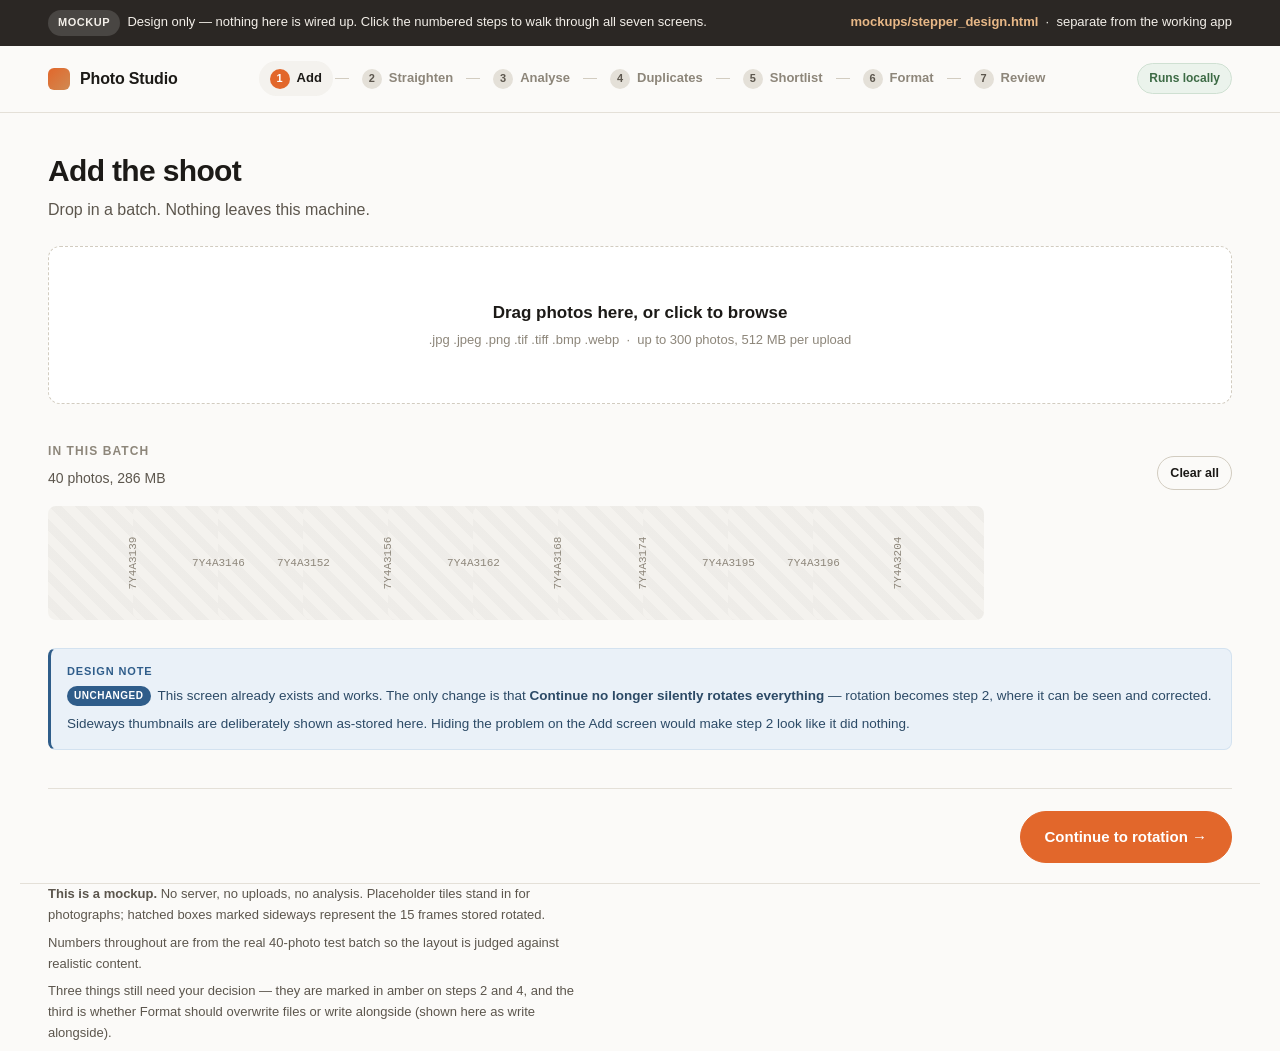
<file: mockups/stepper_design.html>
<!DOCTYPE html>
<html lang="en">
<head>
<meta charset="utf-8">
<meta name="viewport" content="width=device-width, initial-scale=1">
<title>Photo Studio &mdash; 7-step stepper, design mockup</title>
<style>
/* ==========================================================================
   DESIGN MOCKUP - NOT THE REAL APPLICATION
   Standalone: no server, no build step, no network. Open it in a browser.
   Every number shown comes from the real 40-photo test batch so the layout is
   judged against realistic content rather than flattering placeholders.
   ========================================================================== */

:root {
  --paper:#fbfaf8; --card:#fff; --sunk:#f4f2ee; --rule:#e4e0d8; --rule-s:#d2ccc0;
  --ink:#1c1a17; --ink-soft:#5c564d; --ink-faint:#8d867a;
  --accent:#e2672b; --accent-soft:#fdeee2;
  --major:#a33a32; --major-soft:#fbeae8;
  --minor:#8a6420; --minor-soft:#fbf2e0;
  --clean:#3d6b45; --clean-soft:#ebf3ec;
  --note:#2f5d8a; --note-soft:#eaf1f8;
  --r:12px; --r-sm:8px;
  --shadow:0 1px 2px rgba(28,26,23,.05), 0 8px 24px rgba(28,26,23,.05);
  --sans:-apple-system,BlinkMacSystemFont,"Segoe UI",Inter,Roboto,sans-serif;
  --mono:ui-monospace,SFMono-Regular,"SF Mono",Menlo,monospace;
}
*{box-sizing:border-box}
[hidden]{display:none !important}          /* the v0.01 trap - keep this rule */
body{margin:0;background:var(--paper);color:var(--ink);font:16px/1.6 var(--sans);-webkit-font-smoothing:antialiased}
.shell{max-width:1240px;margin:0 auto;padding:0 28px}
.mono{font-family:var(--mono);font-variant-numeric:tabular-nums}
:focus-visible{outline:2px solid var(--accent);outline-offset:2px}

/* ---- mockup banner ---- */
.mock-banner{background:#2b2724;color:#f3efe9;padding:10px 0;font-size:13px}
.mock-banner .shell{display:flex;gap:16px;align-items:center;justify-content:space-between;flex-wrap:wrap}
.mock-banner strong{color:#e8b887}
.mock-banner .tag{background:rgba(255,255,255,.14);padding:3px 9px;border-radius:99px;font-size:11px;font-weight:700;letter-spacing:.05em}

/* ---- top bar + stepper ---- */
.topbar{position:sticky;top:0;z-index:30;background:rgba(251,250,248,.93);backdrop-filter:saturate(160%) blur(10px);border-bottom:1px solid var(--rule)}
.topbar-in{display:flex;align-items:center;gap:20px;height:66px;justify-content:space-between}
.brand{display:flex;align-items:center;gap:10px;flex:0 0 auto}
.mark{width:22px;height:22px;border-radius:6px;background:linear-gradient(135deg,var(--accent),#d08a52)}
.brand-name{font-weight:650;letter-spacing:-.01em}

.stepper{display:flex;align-items:center;gap:2px;overflow-x:auto;flex:1 1 auto;justify-content:center}
.stp{display:flex;align-items:center;gap:7px;border:0;background:none;cursor:pointer;
     font:inherit;font-size:13px;font-weight:550;color:var(--ink-faint);
     padding:7px 11px;border-radius:99px;white-space:nowrap}
.stp:hover{color:var(--ink);background:var(--sunk)}
.stp.on{color:var(--ink);background:var(--sunk)}
.stp.done{color:var(--clean)}
.stp .n{display:grid;place-items:center;width:20px;height:20px;border-radius:50%;
        background:var(--rule);color:var(--ink-soft);font-size:11px;font-weight:700}
.stp.on .n{background:var(--accent);color:#fff}
.stp.done .n{background:var(--clean);color:#fff}
.stp-sep{width:14px;height:1px;background:var(--rule-s);flex:0 0 auto}
@media(max-width:1100px){.stp .lbl{display:none}.stp-sep{width:8px}}

.badge-local{font-size:12px;font-weight:600;color:var(--clean);background:var(--clean-soft);
             border:1px solid #cfe0d2;padding:5px 11px;border-radius:99px;flex:0 0 auto}
@media(max-width:900px){.badge-local{display:none}}

/* ---- panels ---- */
.panel{padding:40px 0 20px}
h1{font-size:30px;line-height:1.2;margin:0 0 8px;letter-spacing:-.022em;font-weight:660}
.lede{margin:0;color:var(--ink-soft);max-width:64ch}
.sect-t{font-size:12px;text-transform:uppercase;letter-spacing:.09em;color:var(--ink-faint);font-weight:680;margin:0 0 6px}
.sect-h{margin:38px 0 16px}
.sect-n{margin:0;font-size:14px;color:var(--ink-soft);max-width:70ch}
.head{margin-bottom:24px}
.row-b{display:flex;align-items:flex-end;justify-content:space-between;gap:24px;flex-wrap:wrap}

/* ---- buttons ---- */
.btn{display:inline-block;font:inherit;font-size:14px;font-weight:600;padding:10px 18px;border-radius:99px;
     border:1px solid var(--rule-s);background:var(--card);color:var(--ink);cursor:pointer;text-decoration:none}
.btn:hover{border-color:var(--ink-faint)}
.btn-p{background:var(--accent);border-color:var(--accent);color:#fff}
.btn-p:hover{background:#964926;border-color:#964926}
.btn-q{background:transparent}
.btn-big{padding:13px 24px;font-size:15px}
.btn-sm{padding:6px 12px;font-size:12.5px}
.btn-d{color:var(--major);border-color:#eccfca}
.btn-d:hover{background:var(--major-soft)}
.nav{display:flex;justify-content:space-between;gap:12px;margin-top:38px;padding-top:22px;border-top:1px solid var(--rule)}

/* ---- design notes ---- */
.dn{background:var(--note-soft);border:1px solid #d3e2f0;border-left:3px solid var(--note);
    border-radius:var(--r-sm);padding:14px 16px;margin:20px 0}
.dn h4{margin:0 0 6px;font-size:11px;text-transform:uppercase;letter-spacing:.08em;color:var(--note);font-weight:700}
.dn p{margin:0 0 7px;font-size:13.5px;color:#2c4a66;line-height:1.55}
.dn p:last-child{margin-bottom:0}
.dn code{font:12px var(--mono);background:#fff;padding:1px 5px;border-radius:4px;border:1px solid #d3e2f0}
.dn .flag{display:inline-block;background:var(--note);color:#fff;font-size:10px;font-weight:700;
          letter-spacing:.05em;padding:2px 7px;border-radius:99px;margin-right:7px;vertical-align:1px}
.dn.warn{background:var(--minor-soft);border-color:#f0e2c4;border-left-color:var(--minor)}
.dn.warn h4,.dn.warn p{color:#6d4f19}
.dn.warn .flag{background:var(--minor)}
.dn.warn code{border-color:#f0e2c4}

/* ---- placeholder frames ---- */
.ph{position:relative;background:var(--sunk);border-radius:var(--r-sm);overflow:hidden;
    display:grid;place-items:center;color:var(--ink-faint);font:11px var(--mono);text-align:center}
.ph::after{content:"";position:absolute;inset:0;
  background:repeating-linear-gradient(45deg,transparent,transparent 9px,rgba(0,0,0,.022) 9px,rgba(0,0,0,.022) 18px)}
.ph span{position:relative;z-index:1;padding:4px}
.ph.land{aspect-ratio:3/2}
.ph.port{aspect-ratio:2/3}
.ph.sq{aspect-ratio:1/1}
.ph.rot span{transform:rotate(-90deg);white-space:nowrap}

.pin{position:absolute;top:7px;left:7px;background:rgba(28,26,23,.8);color:#fff;
     font:700 11px/1 var(--mono);padding:4px 8px;border-radius:99px;z-index:2}
.pin.gold{background:var(--accent)}
.tab{position:absolute;top:7px;right:7px;background:rgba(255,255,255,.94);color:var(--ink);
     font:700 11px/1 var(--mono);padding:4px 8px;border-radius:99px;z-index:2;box-shadow:0 1px 3px rgba(0,0,0,.14)}
.flagpill{position:absolute;bottom:7px;left:7px;background:var(--accent);color:#fff;font-size:10px;
          font-weight:700;letter-spacing:.05em;text-transform:uppercase;padding:3px 8px;border-radius:99px;z-index:2}
.shapepill{position:absolute;bottom:7px;right:7px;background:rgba(255,255,255,.92);color:var(--ink-soft);
           font-size:9.5px;font-weight:700;letter-spacing:.06em;text-transform:uppercase;padding:3px 7px;border-radius:99px;z-index:2}

/* ---- grids ---- */
.grid{display:grid;grid-template-columns:repeat(auto-fill,minmax(176px,1fr));gap:14px}
.grid-w{grid-template-columns:repeat(auto-fill,minmax(250px,1fr))}
.card{background:var(--card);border:1px solid var(--rule);border-radius:var(--r);overflow:hidden;box-shadow:var(--shadow)}
.card.sel{border-color:var(--accent)}
.card.bad{border-color:#eccfca}
.card-m{padding:10px 12px 12px}
.fn{font:11px var(--mono);color:var(--ink-faint);word-break:break-all;margin-bottom:4px}
.state{font-size:12.5px;font-weight:600}
.state.major{color:var(--major)} .state.minor{color:var(--minor)} .state.clean{color:var(--clean)}

/* ---- stats ---- */
.stats{list-style:none;margin:0;padding:0;display:grid;grid-template-columns:repeat(auto-fit,minmax(124px,1fr));
       gap:1px;background:var(--rule);border:1px solid var(--rule);border-radius:var(--r);overflow:hidden}
.stats li{background:var(--card);padding:15px 17px}
.stats .f{font-size:23px;font-weight:680;letter-spacing:-.02em;line-height:1.1}
.stats .c{font-size:11px;text-transform:uppercase;letter-spacing:.08em;color:var(--ink-faint);font-weight:620;margin-top:2px}
.stats li.warn .f{color:var(--minor)}
.stats li.bad .f{color:var(--major)}

/* ---- dropzone ---- */
.dz{border:1.5px dashed var(--rule-s);border-radius:var(--r);background:var(--card);
    padding:52px 24px;text-align:center;color:var(--ink-soft);cursor:pointer}
.dz:hover{border-color:var(--accent)}
.dz .big{font-size:17px;font-weight:600;color:var(--ink);margin:0 0 4px}
.dz .small{font-size:13px;color:var(--ink-faint);margin:0}

/* ---- filmstrip ---- */
.strip{list-style:none;margin:0;padding:0 0 8px;display:grid;grid-auto-flow:column;
       grid-auto-columns:76px;grid-template-rows:114px;gap:9px;overflow-x:auto}

/* ---- options ---- */
.opts{display:grid;grid-template-columns:repeat(auto-fit,minmax(240px,1fr));gap:24px;
      background:var(--card);border:1px solid var(--rule);border-radius:var(--r);padding:24px;box-shadow:var(--shadow)}
.opt>label{display:block;font-size:13px;font-weight:620;margin-bottom:8px}
.hint{margin:7px 0 0;font-size:12.5px;color:var(--ink-faint);line-height:1.5}
.stepn{display:inline-flex;align-items:center;border:1px solid var(--rule-s);border-radius:99px;overflow:hidden;background:var(--card)}
.stepn button{width:36px;height:36px;border:0;background:none;cursor:pointer;font-size:17px;color:var(--ink-soft)}
.stepn button:hover{background:var(--sunk)}
.stepn input{width:54px;height:36px;border:0;text-align:center;font:600 16px var(--mono);background:none;color:var(--ink)}
.sw{display:flex;align-items:center;gap:10px;cursor:pointer;margin-bottom:3px}
.sw input{position:absolute;opacity:0}
.sw .tr{position:relative;width:38px;height:22px;border-radius:99px;background:var(--rule-s);flex:0 0 auto}
.sw .tr::after{content:"";position:absolute;top:3px;left:3px;width:16px;height:16px;border-radius:50%;background:#fff;box-shadow:0 1px 2px rgba(0,0,0,.2);transition:transform .16s}
.sw input:checked+.tr{background:var(--accent)}
.sw input:checked+.tr::after{transform:translateX(16px)}
.sw span:last-child{font-size:14px;font-weight:550}

/* ---- progress ---- */
.prog{margin-top:22px}
.prog-r{display:flex;justify-content:space-between;font-size:13px;color:var(--ink-soft);margin-bottom:7px}
.meter{height:6px;background:var(--sunk);border-radius:99px;overflow:hidden}
.meter>span{display:block;height:100%;background:var(--accent)}
.stagelist{list-style:none;margin:16px 0 0;padding:0;display:grid;gap:8px;font-size:13px}
.stagelist li{display:grid;grid-template-columns:18px 1fr auto;gap:10px;align-items:center;color:var(--ink-faint)}
.stagelist li.ok{color:var(--ink)}
.stagelist .dot{width:8px;height:8px;border-radius:50%;background:var(--rule-s);margin-left:5px}
.stagelist li.ok .dot{background:var(--clean)}
.stagelist li.now .dot{background:var(--accent)}
.stagelist .t{font:11.5px var(--mono);color:var(--ink-faint)}

/* ---- rotation review ---- */
.turns{display:grid;grid-template-columns:repeat(auto-fill,minmax(270px,1fr));gap:16px}
.turn{background:var(--card);border:1px solid var(--rule);border-radius:var(--r);padding:14px;box-shadow:var(--shadow)}
.turn-pair{display:grid;grid-template-columns:1fr 22px 1fr;gap:8px;align-items:center;margin-bottom:11px}
.turn-arrow{text-align:center;color:var(--accent);font-size:17px;font-weight:700}
.turn-cap{font:10px var(--mono);color:var(--ink-faint);text-align:center;margin-top:5px;text-transform:uppercase;letter-spacing:.05em}
.turn-row{display:flex;align-items:center;justify-content:space-between;gap:10px}
.turn-deg{font:700 11px/1 var(--mono);background:var(--clean);color:#fff;padding:4px 9px;border-radius:99px}
.turn-tools{display:flex;gap:5px}
.icn{width:30px;height:30px;border-radius:50%;border:1px solid var(--rule-s);background:var(--card);
     cursor:pointer;font-size:13px;color:var(--ink-soft);display:grid;place-items:center}
.icn:hover{border-color:var(--accent);color:var(--accent)}

/* ---- duplicate pairs ---- */
.dups{display:grid;gap:14px}
.dup{background:var(--card);border:1px solid var(--rule);border-radius:var(--r);padding:16px 18px;box-shadow:var(--shadow)}
.dup-h{display:flex;align-items:baseline;justify-content:space-between;gap:14px;margin-bottom:12px;flex-wrap:wrap}
.dup-t{font-size:14px;font-weight:640;margin:0}
.dup-meta{font-size:12px;color:var(--ink-faint)}
.dup-row{display:flex;gap:12px;flex-wrap:wrap}
.dup-item{width:150px}
.dup-item .ph{margin-bottom:7px}
.dup-item.keep .ph{outline:2px solid var(--clean);outline-offset:-2px}
.dup-item.toss .ph{opacity:.42}
.dup-item .dn-line{font:10.5px var(--mono);color:var(--ink-faint);margin-bottom:6px}
.pickrow{display:flex;gap:5px}
.chip-b{font:inherit;font-size:11px;font-weight:620;padding:4px 9px;border-radius:99px;
        border:1px solid var(--rule-s);background:var(--card);cursor:pointer;color:var(--ink-soft)}
.chip-b.on{background:var(--clean);border-color:var(--clean);color:#fff}
.chip-b.off.on{background:var(--major);border-color:var(--major)}

/* ---- slider ---- */
.sl{width:100%;accent-color:var(--accent)}
.sl-row{display:grid;grid-template-columns:1fr auto;gap:14px;align-items:center}
.sl-val{font:700 13px var(--mono);color:var(--accent);min-width:46px;text-align:right}

/* ---- format preview ---- */
.fmt{display:grid;grid-template-columns:repeat(auto-fit,minmax(190px,1fr));gap:18px}
.fmt-card{background:var(--card);border:1px solid var(--rule);border-radius:var(--r);padding:14px;text-align:center;box-shadow:var(--shadow)}
.fmt-card.on{border-color:var(--accent);box-shadow:0 0 0 2px var(--accent-soft),var(--shadow)}
.fmt-card h4{margin:0 0 10px;font-size:13px;font-weight:640}
.fmt-stage{position:relative;aspect-ratio:9/16;border-radius:var(--r-sm);overflow:hidden;background:#ddd8d0;margin-bottom:10px}
.fmt-wash{position:absolute;inset:0;background:linear-gradient(170deg,#c9b8ad,#a89a93 45%,#8e8580);filter:blur(0px)}
.fmt-inner{position:absolute;left:0;right:0;top:50%;transform:translateY(-50%);aspect-ratio:3/2;
           background:var(--sunk);display:grid;place-items:center;font:10px var(--mono);color:var(--ink-soft);
           border:2px solid rgba(28,26,23,.5)}
.fmt-full{position:absolute;inset:0;background:var(--sunk);display:grid;place-items:center;font:10px var(--mono);color:var(--ink-soft)}
.fmt-note{font-size:11.5px;color:var(--ink-faint);line-height:1.45;margin:0}
.fmt-kept{font:700 12px var(--mono);margin-bottom:4px}
.fmt-kept.good{color:var(--clean)} .fmt-kept.lossy{color:var(--major)}

/* ---- table ---- */
.tw{border:1px solid var(--rule);border-radius:var(--r);overflow:hidden;background:var(--card)}
table{width:100%;border-collapse:collapse;font-size:14px}
th{text-align:left;font-size:11px;text-transform:uppercase;letter-spacing:.07em;color:var(--ink-faint);
   font-weight:680;padding:11px 15px;border-bottom:1px solid var(--rule);background:var(--sunk)}
td{padding:10px 15px;border-bottom:1px solid var(--rule)}
tbody tr:last-child td{border-bottom:0}
tbody tr:hover{background:var(--sunk)}
.num{text-align:right;font-family:var(--mono);font-variant-numeric:tabular-nums}
.cell{display:flex;align-items:center;gap:10px}
.cell .ph{width:38px;height:56px;flex:0 0 auto}
.cell .ph.land{height:38px;width:56px}
tr.sel{background:#fdf7f3}
.tag{font-size:11px;padding:3px 8px;border-radius:99px;font-weight:620;border:1px solid transparent;display:inline-block}
.tag.major{background:var(--major-soft);color:var(--major);border-color:#f0cfcb}
.tag.minor{background:var(--minor-soft);color:var(--minor);border-color:#f0e2c4}
.tag.clean{background:var(--clean-soft);color:var(--clean);border-color:#cfe0d2}

/* ---- segmented ---- */
.seg-g{display:inline-flex;background:var(--sunk);border-radius:99px;padding:3px;gap:2px}
.seg{font:inherit;font-size:13px;font-weight:580;color:var(--ink-soft);background:none;border:0;
     padding:6px 13px;border-radius:99px;cursor:pointer}
.seg.on{background:var(--card);color:var(--ink);box-shadow:0 1px 2px rgba(0,0,0,.07)}
.toolbar{display:flex;gap:9px;flex-wrap:wrap}

/* ---- feature ---- */
.feat{display:grid;grid-template-columns:minmax(0,1.1fr) minmax(260px,1fr);gap:24px;
      background:var(--card);border:1px solid var(--rule);border-radius:var(--r);padding:20px;box-shadow:var(--shadow)}
@media(max-width:860px){.feat{grid-template-columns:1fr}}
.big-score{font-size:50px;font-weight:700;letter-spacing:-.035em;line-height:1}
.big-score small{font-size:17px;font-weight:600;color:var(--ink-faint)}
.verdict{list-style:none;margin:14px 0 0;padding:0;display:grid;gap:9px}
.verdict li{display:grid;grid-template-columns:9px 1fr;gap:10px;font-size:13.5px}
.verdict .pip{width:9px;height:9px;border-radius:50%;margin-top:7px}
.verdict .pip.clean{background:var(--clean)}
.verdict .pip.minor{background:var(--minor)}
.verdict .what{font-weight:640}
.verdict .why{color:var(--ink-soft)}
.bars{margin-top:14px;display:grid;gap:6px}
.bar{display:grid;grid-template-columns:72px 1fr 30px;gap:9px;align-items:center;font-size:11.5px;color:var(--ink-soft)}
.bar .tr{height:5px;background:var(--sunk);border-radius:99px;overflow:hidden}
.bar .fl{display:block;height:100%;background:var(--ink-faint)}
.bar .fl.hi{background:var(--clean)} .bar .fl.lo{background:var(--major)}
.bar .v{text-align:right;font:11px var(--mono);color:var(--ink-faint)}

footer{border-top:1px solid var(--rule);margin-top:50px;padding:30px 28px 60px}
footer p{margin:0 0 7px;font-size:13px;color:var(--ink-soft);max-width:74ch}
</style>
</head>
<body>

<div class="mock-banner">
  <div class="shell">
    <span><span class="tag">MOCKUP</span> &nbsp;Design only &mdash; nothing here is wired up. Click the numbered steps to walk through all seven screens.</span>
    <span><strong>mockups/stepper_design.html</strong> &nbsp;&middot;&nbsp; separate from the working app</span>
  </div>
</div>

<header class="topbar">
  <div class="shell topbar-in">
    <div class="brand"><span class="mark"></span><span class="brand-name">Photo Studio</span></div>
    <nav class="stepper" id="stepper" aria-label="Progress"></nav>
    <span class="badge-local">Runs locally</span>
  </div>
</header>

<main class="shell" id="screens">

<!-- ======================= 1 ADD ======================= -->
<section class="panel" data-step="1">
  <div class="head">
    <h1>Add the shoot</h1>
    <p class="lede">Drop in a batch. Nothing leaves this machine.</p>
  </div>

  <div class="dz">
    <p class="big">Drag photos here, or click to browse</p>
    <p class="small">.jpg .jpeg .png .tif .tiff .bmp .webp &nbsp;&middot;&nbsp; up to 300 photos, 512 MB per upload</p>
  </div>

  <div class="sect-h row-b">
    <div><h2 class="sect-t">In this batch</h2><p class="sect-n">40 photos, 286 MB</p></div>
    <button class="btn btn-q btn-sm">Clear all</button>
  </div>

  <ul class="strip">
    <li><div class="ph rot land" style="height:114px"><span>7Y4A3139</span></div></li>
    <li><div class="ph land" style="height:114px"><span>7Y4A3146</span></div></li>
    <li><div class="ph land" style="height:114px"><span>7Y4A3152</span></div></li>
    <li><div class="ph rot land" style="height:114px"><span>7Y4A3156</span></div></li>
    <li><div class="ph land" style="height:114px"><span>7Y4A3162</span></div></li>
    <li><div class="ph rot land" style="height:114px"><span>7Y4A3168</span></div></li>
    <li><div class="ph rot land" style="height:114px"><span>7Y4A3174</span></div></li>
    <li><div class="ph land" style="height:114px"><span>7Y4A3195</span></div></li>
    <li><div class="ph land" style="height:114px"><span>7Y4A3196</span></div></li>
    <li><div class="ph rot land" style="height:114px"><span>7Y4A3204</span></div></li>
  </ul>

  <div class="dn">
    <h4>Design note</h4>
    <p><span class="flag">UNCHANGED</span>This screen already exists and works. The only change is that
      <strong>Continue no longer silently rotates everything</strong> &mdash; rotation becomes step 2, where it can be seen and corrected.</p>
    <p>Sideways thumbnails are deliberately shown as-stored here. Hiding the problem on the Add screen would make step 2 look like it did nothing.</p>
  </div>

  <div class="nav"><span></span><button class="btn btn-p btn-big" data-go="2">Continue to rotation &rarr;</button></div>
</section>

<!-- ======================= 2 STRAIGHTEN ======================= -->
<section class="panel" data-step="2" hidden>
  <div class="head">
    <h1>Straighten</h1>
    <p class="lede">
      15 of 40 photos were stored sideways. Each one below was rotated so heads
      sit at the top. Only whole quarter turns were used &mdash; nothing cropped,
      stretched or resampled.
    </p>
  </div>

  <ul class="stats">
    <li><div class="f">40</div><div class="c">checked</div></li>
    <li><div class="f">15</div><div class="c">rotated</div></li>
    <li><div class="f">25</div><div class="c">already upright</div></li>
    <li><div class="f">0</div><div class="c">unreadable</div></li>
  </ul>

  <div class="sect-h"><h2 class="sect-t">What was rotated &mdash; check these</h2>
    <p class="sect-n">Rotation is judged from face detection, so it can be wrong. Override any frame with the buttons.</p></div>

  <div class="turns">
    <div class="turn">
      <div class="turn-pair">
        <div><div class="ph rot land"><span>7Y4A3156</span></div><div class="turn-cap">before</div></div>
        <div class="turn-arrow">&rarr;</div>
        <div><div class="ph port"><span>7Y4A3156</span></div><div class="turn-cap">after</div></div>
      </div>
      <div class="turn-row">
        <span class="turn-deg">270&deg;</span>
        <span class="dup-meta mono">6000&times;4000 &rarr; 4000&times;6000</span>
        <div class="turn-tools">
          <button class="icn" title="Rotate left">&#8630;</button>
          <button class="icn" title="Rotate right">&#8631;</button>
          <button class="icn" title="Undo, keep as uploaded">&#8634;</button>
        </div>
      </div>
    </div>

    <div class="turn">
      <div class="turn-pair">
        <div><div class="ph rot land"><span>7Y4A3168</span></div><div class="turn-cap">before</div></div>
        <div class="turn-arrow">&rarr;</div>
        <div><div class="ph port"><span>7Y4A3168</span></div><div class="turn-cap">after</div></div>
      </div>
      <div class="turn-row">
        <span class="turn-deg">270&deg;</span>
        <span class="dup-meta mono">6000&times;4000 &rarr; 4000&times;6000</span>
        <div class="turn-tools">
          <button class="icn" title="Rotate left">&#8630;</button>
          <button class="icn" title="Rotate right">&#8631;</button>
          <button class="icn" title="Undo, keep as uploaded">&#8634;</button>
        </div>
      </div>
    </div>

    <div class="turn">
      <div class="turn-pair">
        <div><div class="ph rot land"><span>7Y4A3218</span></div><div class="turn-cap">before</div></div>
        <div class="turn-arrow">&rarr;</div>
        <div><div class="ph port"><span>7Y4A3218</span></div><div class="turn-cap">after</div></div>
      </div>
      <div class="turn-row">
        <span class="turn-deg">270&deg;</span>
        <span class="dup-meta mono">6000&times;4000 &rarr; 4000&times;6000</span>
        <div class="turn-tools">
          <button class="icn" title="Rotate left">&#8630;</button>
          <button class="icn" title="Rotate right">&#8631;</button>
          <button class="icn" title="Undo, keep as uploaded">&#8634;</button>
        </div>
      </div>
    </div>
  </div>

  <div class="dn">
    <h4>Design note</h4>
    <p><span class="flag">CODE EXISTS</span>Detection and rotation shipped in v0.03 and are tested. <strong>Only the screen and the manual override are new.</strong></p>
    <p>Why a human still has to look: the rotation is inferred by running the face detector at all four quarter turns and taking the most confident. There is no usable EXIF &mdash; all 40 files report <code>orientation: 1</code>, including the sideways ones. A frame with no face is deliberately left alone, so landscapes, detail shots and rings will never be rotated automatically even when they need it.</p>
    <p>Only frames that changed are listed. Showing all 40 would bury the 15 that need checking.</p>
  </div>

  <div class="dn warn">
    <h4>Open question for you</h4>
    <p>This step <strong>rewrites the uploaded copies</strong> (never your originals). Going back to step 1 after this point and re-adding photos means re-rotating. Should going backwards be allowed freely, or should this step lock once you continue?</p>
  </div>

  <div class="nav">
    <button class="btn btn-q" data-go="1">&larr; Back to add</button>
    <button class="btn btn-p btn-big" data-go="3">Looks right, analyse &rarr;</button>
  </div>
</section>

<!-- ======================= 3 ANALYSE ======================= -->
<section class="panel" data-step="3" hidden>
  <div class="head">
    <h1>Analyse</h1>
    <p class="lede">
      Measuring sharpness, exposure, contrast, colour and noise, then comparing
      each frame against the rest of the batch.
    </p>
  </div>

  <div class="opts">
    <div class="opt">
      <label>What to measure</label>
      <label class="sw"><input type="checkbox" checked><span class="tr"></span><span>Check faces</span></label>
      <p class="hint">Presence, size, lighting and focus on people. Adds about one second per 40 photos.</p>
      <p class="hint">Closed eyes and expressions are <strong>not</strong> detected &mdash; the model returns five landmarks with no eyelid or mouth-shape data.</p>
    </div>
    <div class="opt">
      <label>Scoring</label>
      <p class="hint">Sharpness 0.30 &nbsp; Noise 0.25 &nbsp; Exposure 0.18 &nbsp; Contrast 0.15 &nbsp; Colour 0.12</p>
      <p class="hint">Noise is weighted more heavily here than in the album tool, because grain otherwise reads as fine detail and wins.</p>
    </div>
    <div class="opt" style="display:flex;flex-direction:column;justify-content:center;align-items:flex-start;gap:10px">
      <button class="btn btn-p btn-big">Analyse 40 photos</button>
      <p class="hint">Using 7 cores. About 2 seconds.</p>
    </div>
  </div>

  <div class="prog">
    <div class="prog-r"><span>Looking for faces</span><span class="mono">27 / 40</span></div>
    <div class="meter"><span style="width:68%"></span></div>
    <ul class="stagelist">
      <li class="ok"><span class="dot"></span><span>Measured quality</span><span class="t">0.7 s</span></li>
      <li class="now"><span class="dot"></span><span>Looking for faces</span><span class="t">27 / 40</span></li>
      <li><span class="dot"></span><span>Scoring against the batch</span><span class="t"></span></li>
      <li><span class="dot"></span><span>Naming faults</span><span class="t"></span></li>
      <li><span class="dot"></span><span>Finding near-duplicates</span><span class="t"></span></li>
    </ul>
  </div>

  <div class="dn">
    <h4>Design note</h4>
    <p><span class="flag">MERGED</span>Four engine operations live in this one step: measure quality, detect faces, score, and name faults. <strong>None of them has a decision in it</strong> &mdash; they are computation. Four separate steps with nothing but a Next button would be worse than one step with a progress list.</p>
    <p>The stage list is worth keeping: it is how you tell a slow batch from a stuck one.</p>
  </div>

  <div class="nav">
    <button class="btn btn-q" data-go="2">&larr; Back to straighten</button>
    <button class="btn btn-p btn-big" data-go="4">Review duplicates &rarr;</button>
  </div>
</section>

<!-- ======================= 4 DUPLICATES ======================= -->
<section class="panel" data-step="4" hidden>
  <div class="head">
    <h1>Near-duplicates</h1>
    <p class="lede">
      Frames that are nearly the same photograph. The strongest of each pair is
      kept by default &mdash; change any of them.
    </p>
  </div>

  <div class="opts" style="grid-template-columns:1fr auto">
    <div class="opt">
      <label for="thr">How alike counts as a duplicate</label>
      <div class="sl-row">
        <input class="sl" type="range" id="thr" min="10" max="120" value="60">
        <span class="sl-val">60</span>
      </div>
      <p class="hint">Hamming distance on a 256-bit perceptual hash. Lower is stricter. 60 is the current default; above about 100 genuinely different poses start merging.</p>
    </div>
    <div class="opt" style="display:flex;flex-direction:column;justify-content:center;gap:8px">
      <button class="btn btn-d">Discard all 2 duplicates</button>
      <button class="btn btn-q btn-sm">Keep everything</button>
    </div>
  </div>

  <div class="sect-h"><h2 class="sect-t">2 pairs found in 40 photos</h2>
    <p class="sect-n">Discarded frames stay on disk. They are removed from the ranking, not deleted.</p></div>

  <div class="dups">
    <div class="dup">
      <div class="dup-h">
        <h3 class="dup-t">Pair 1 &mdash; shot 3</h3>
        <span class="dup-meta mono">distance 12 of 256 &nbsp;&middot;&nbsp; very alike</span>
      </div>
      <div class="dup-row">
        <div class="dup-item keep">
          <div class="ph land"><span>7Y4A3404</span><span class="tab">71.2</span></div>
          <div class="dn-line">#4 &nbsp; score 71.2 &nbsp; sharper</div>
          <div class="pickrow"><button class="chip-b on">Keep</button><button class="chip-b off">Discard</button></div>
        </div>
        <div class="dup-item toss">
          <div class="ph land"><span>7Y4A3410</span><span class="tab">71.8</span></div>
          <div class="dn-line">#2 &nbsp; score 71.8 &nbsp; grainier</div>
          <div class="pickrow"><button class="chip-b">Keep</button><button class="chip-b off on">Discard</button></div>
        </div>
      </div>
    </div>

    <div class="dup">
      <div class="dup-h">
        <h3 class="dup-t">Pair 2 &mdash; shot 5</h3>
        <span class="dup-meta mono">distance 41 of 256 &nbsp;&middot;&nbsp; alike</span>
      </div>
      <div class="dup-row">
        <div class="dup-item keep">
          <div class="ph land"><span>7Y4A3398</span><span class="tab">71.1</span></div>
          <div class="dn-line">#5 &nbsp; score 71.1 &nbsp; kept</div>
          <div class="pickrow"><button class="chip-b on">Keep</button><button class="chip-b off">Discard</button></div>
        </div>
        <div class="dup-item toss">
          <div class="ph land"><span>7Y4A3392</span><span class="tab">65.8</span></div>
          <div class="dn-line">#11 &nbsp; score 65.8 &nbsp; face not in focus</div>
          <div class="pickrow"><button class="chip-b">Keep</button><button class="chip-b off on">Discard</button></div>
        </div>
      </div>
    </div>
  </div>

  <div class="dn">
    <h4>Design note</h4>
    <p><span class="flag">NEW BEHAVIOUR</span>This is the only step that needs engine work. Near-duplicates are already <em>identified</em> &mdash; <code>is_duplicate</code>, at a distance of 60 or less &mdash; and already kept out of the selects, but <strong>nothing currently removes them from the batch</strong>.</p>
    <p>Note pair 1: the frame scoring <em>higher</em> is the one proposed for discard, because it is grainier and its partner is sharper where it matters. That is exactly why this needs a human and a side-by-side view rather than an automatic rule.</p>
  </div>

  <div class="dn warn">
    <h4>Open question for you</h4>
    <p>If a batch has no duplicates at all, should this step be skipped automatically or shown empty saying "none found"? I would show it empty &mdash; a step that disappears makes people wonder what they missed.</p>
  </div>

  <div class="nav">
    <button class="btn btn-q" data-go="3">&larr; Back to analyse</button>
    <button class="btn btn-p btn-big" data-go="5">Choose selects &rarr;</button>
  </div>
</section>

<!-- ======================= 5 SHORTLIST ======================= -->
<section class="panel" data-step="5" hidden>
  <div class="head">
    <h1>Shortlist</h1>
    <p class="lede">
      One frame from each distinct shot, strongest first, so the selects are
      different photographs rather than one pose repeated.
    </p>
  </div>

  <div class="opts">
    <div class="opt">
      <label>How many selects</label>
      <div class="stepn"><button>&minus;</button><input value="6"><button>+</button></div>
      <p class="hint">Spread across shots, not simply the top six scores.</p>
    </div>
    <div class="opt">
      <label>Set aside the weakest</label>
      <div class="stepn"><button>&minus;</button><input value="0"><button>+</button></div>
      <p class="hint">Removed before ranking, so a weak frame cannot influence which of its neighbours gets picked. Listed, never deleted.</p>
    </div>
    <div class="opt">
      <label>Grouping</label>
      <div class="sl-row"><input class="sl" type="range" min="20" max="200" value="100"><span class="sl-val">100</span></div>
      <p class="hint">How alike two frames must be to count as the same shot. 38 shots at this setting.</p>
    </div>
  </div>

  <ul class="stats" style="margin-top:20px">
    <li><div class="f">38</div><div class="c">frames kept</div></li>
    <li><div class="f">31</div><div class="c">distinct shots</div></li>
    <li><div class="f">6</div><div class="c">selects</div></li>
    <li><div class="f">21</div><div class="c">clean</div></li>
    <li class="warn"><div class="f">17</div><div class="c">with faults</div></li>
  </ul>

  <div class="sect-h"><h2 class="sect-t">The six selects</h2>
    <p class="sect-n">Swap any of them for another frame from the same shot.</p></div>

  <div class="grid grid-w">
    <article class="card sel"><div class="ph port"><span class="pin gold">1</span><span class="tab">77.5</span><span class="flagpill">Select</span><span class="shapepill">Tall</span><span>7Y4A3156</span></div>
      <div class="card-m"><div class="fn">7Y4A3156.JPG</div><div class="state clean">Clean, face in focus</div>
      <button class="btn btn-q btn-sm" style="margin-top:8px">Swap &mdash; 1 other frame</button></div></article>
    <article class="card sel"><div class="ph land"><span class="pin">2</span><span class="tab">71.8</span><span class="flagpill">Select</span><span class="shapepill">Wide</span><span>7Y4A3410</span></div>
      <div class="card-m"><div class="fn">7Y4A3410.JPG</div><div class="state minor">Grainy</div>
      <button class="btn btn-q btn-sm" style="margin-top:8px">Swap &mdash; 2 other frames</button></div></article>
    <article class="card sel"><div class="ph land"><span class="pin">3</span><span class="tab">71.6</span><span class="flagpill">Select</span><span class="shapepill">Wide</span><span>7Y4A3195</span></div>
      <div class="card-m"><div class="fn">7Y4A3195.JPG</div><div class="state clean">Clean, 2 faces</div>
      <button class="btn btn-q btn-sm" style="margin-top:8px">Swap &mdash; no alternatives</button></div></article>
    <article class="card sel"><div class="ph land"><span class="pin">4</span><span class="tab">71.1</span><span class="flagpill">Select</span><span class="shapepill">Wide</span><span>7Y4A3398</span></div>
      <div class="card-m"><div class="fn">7Y4A3398.JPG</div><div class="state minor">Grainy +1 more</div>
      <button class="btn btn-q btn-sm" style="margin-top:8px">Swap &mdash; 1 other frame</button></div></article>
  </div>

  <div class="dn">
    <h4>Design note</h4>
    <p><span class="flag">REARRANGED</span>Every control here already exists &mdash; selects count, set-aside count, grouping threshold. They are currently scattered across the Analyse and Review screens. <strong>Gathering them next to the result they affect is the whole point of this step.</strong></p>
    <p>The Swap button is new and small: the alternatives are already computed as the other members of each shot bundle.</p>
  </div>

  <div class="nav">
    <button class="btn btn-q" data-go="4">&larr; Back to duplicates</button>
    <button class="btn btn-p btn-big" data-go="6">Format for output &rarr;</button>
  </div>
</section>

<!-- ======================= 6 FORMAT ======================= -->
<section class="panel" data-step="6" hidden>
  <div class="head">
    <h1>Format</h1>
    <p class="lede">
      Convert to a vertical format for reels and stories. Optional &mdash; skip it
      to keep every frame as shot.
    </p>
  </div>

  <div class="sect-h"><h2 class="sect-t">How to handle wide frames</h2>
    <p class="sect-n">25 of your 40 frames are landscape. A 3:2 frame cannot become 9:16 without either padding or cropping &mdash; there is no third option.</p></div>

  <div class="fmt">
    <div class="fmt-card on">
      <h4>Fill &mdash; keep everything</h4>
      <div class="fmt-stage"><div class="fmt-wash"></div><div class="fmt-inner">the whole photo</div></div>
      <div class="fmt-kept good">100% kept</div>
      <p class="fmt-note">The frame sits whole on a 9:16 canvas. The surround is a blurred wash of the photo's own colours.</p>
    </div>
    <div class="fmt-card">
      <h4>Crop &mdash; fill the frame</h4>
      <div class="fmt-stage"><div class="fmt-full">centre strip only</div></div>
      <div class="fmt-kept lossy">38% kept</div>
      <p class="fmt-note">Edge to edge with no padding, centred on the faces. 62% of the width is discarded.</p>
    </div>
    <div class="fmt-card">
      <h4>Leave as shot</h4>
      <div class="fmt-stage" style="aspect-ratio:3/2;margin-top:34px"><div class="fmt-full">3:2 unchanged</div></div>
      <div class="fmt-kept good">100% kept</div>
      <p class="fmt-note">No conversion. Portrait frames are already vertical and may not need this at all.</p>
    </div>
  </div>

  <div class="opts" style="margin-top:22px">
    <div class="opt">
      <label>Apply to</label>
      <label class="sw"><input type="checkbox" checked><span class="tr"></span><span>The 6 selects only</span></label>
      <label class="sw"><input type="checkbox"><span class="tr"></span><span>All 38 kept frames</span></label>
    </div>
    <div class="opt">
      <label>Output height</label>
      <div class="stepn"><button>&minus;</button><input value="1920"><button>+</button></div>
      <p class="hint">1920 keeps detail crisp on a phone without huge files.</p>
    </div>
    <div class="opt" style="display:flex;flex-direction:column;justify-content:center;align-items:flex-start;gap:9px">
      <button class="btn btn-p btn-big">Convert 6 frames</button>
      <p class="hint">Written as new files alongside. Nothing is overwritten.</p>
    </div>
  </div>

  <div class="dn">
    <h4>Design note</h4>
    <p><span class="flag">CODE EXISTS</span>The converter shipped in v0.03 with both modes, and is tested. <strong>Nothing is wired to the UI yet.</strong></p>
    <p><strong>Why this step must come after Analyse, not before.</strong> The Fill mode adds a large blurred wash around the frame. If that ran before measurement, the wash would be measured <em>as part of the photograph</em> &mdash; dragging down sharpness and contrast and corrupting every score in the batch. Format has to be an export operation.</p>
    <p>To be clear about what Fill is not: it does <strong>not</strong> invent more floor, wall or sky. That is generative outpainting and needs a generative model; this runs on OpenCV offline. It is a backdrop derived from the photo's own colours.</p>
  </div>

  <div class="nav">
    <button class="btn btn-q" data-go="5">&larr; Back to shortlist</button>
    <button class="btn btn-p btn-big" data-go="7">Finish &rarr;</button>
  </div>
</section>

<!-- ======================= 7 REVIEW ======================= -->
<section class="panel" data-step="7" hidden>
  <div class="head row-b">
    <div><h1>Review</h1></div>
    <div style="display:flex;gap:10px"><a class="btn btn-q" href="#">Ranking CSV</a><a class="btn btn-p" href="#">Download selects</a></div>
  </div>

  <h2 class="sect-t">Top frame</h2>
  <div class="feat">
    <div class="ph port" style="border-radius:var(--r-sm)"><span class="pin gold">BEST OF 38</span><span class="shapepill">Tall</span><span>7Y4A3156</span></div>
    <div>
      <div class="big-score">77.5<small> / 100</small></div>
      <div class="fn" style="margin-top:12px;font-size:13px">7Y4A3156.JPG</div>
      <div class="hint">4000&times;6000 &middot; portrait &middot; 1 face</div>
      <ul class="verdict">
        <li><span class="pip clean"></span><span><span class="what">Nothing wrong found. </span><span class="why">No measurement came out poorly.</span></span></li>
      </ul>
      <div class="bars">
        <div class="bar"><span>Sharpness</span><span class="tr"><span class="fl hi" style="width:84%"></span></span><span class="v">84</span></div>
        <div class="bar"><span>Exposure</span><span class="tr"><span class="fl hi" style="width:79%"></span></span><span class="v">79</span></div>
        <div class="bar"><span>Contrast</span><span class="tr"><span class="fl" style="width:61%"></span></span><span class="v">61</span></div>
        <div class="bar"><span>Colour</span><span class="tr"><span class="fl" style="width:58%"></span></span><span class="v">58</span></div>
        <div class="bar"><span>Low noise</span><span class="tr"><span class="fl hi" style="width:88%"></span></span><span class="v">88</span></div>
      </div>
    </div>
  </div>

  <div class="sect-h row-b">
    <div><h2 class="sect-t">Every frame, best to worst</h2><p class="sect-n">Showing all 38</p></div>
    <div class="toolbar">
      <div class="seg-g"><button class="seg on">All</button><button class="seg">Clean</button><button class="seg">Faults</button><button class="seg">Selects</button></div>
      <div class="seg-g"><button class="seg">Grid</button><button class="seg on">Table</button></div>
      <div class="seg-g"><button class="seg on">Fill</button><button class="seg">Fit</button></div>
    </div>
  </div>

  <div class="tw">
    <table>
      <thead><tr><th class="num">#</th><th>Frame</th><th class="num">Score</th><th class="num">Shot</th><th class="num">Faces</th><th>Shape</th><th>Condition</th></tr></thead>
      <tbody>
        <tr class="sel"><td class="num">1</td><td><div class="cell"><div class="ph port"><span></span></div><span class="fn">7Y4A3156.JPG</span></div></td><td class="num">77.5</td><td class="num">1</td><td class="num">1</td><td><span class="tag clean">Tall</span></td><td><span class="tag clean">Clean</span></td></tr>
        <tr class="sel"><td class="num">2</td><td><div class="cell"><div class="ph land"><span></span></div><span class="fn">7Y4A3410.JPG</span></div></td><td class="num">71.8</td><td class="num">2</td><td class="num">2</td><td><span class="tag minor">Wide</span></td><td><span class="tag minor">Grainy</span></td></tr>
        <tr class="sel"><td class="num">3</td><td><div class="cell"><div class="ph land"><span></span></div><span class="fn">7Y4A3195.JPG</span></div></td><td class="num">71.6</td><td class="num">3</td><td class="num">2</td><td><span class="tag minor">Wide</span></td><td><span class="tag clean">Clean</span></td></tr>
        <tr><td class="num">4</td><td><div class="cell"><div class="ph land"><span></span></div><span class="fn">7Y4A3152.JPG</span></div></td><td class="num">70.7</td><td class="num">4</td><td class="num">2</td><td><span class="tag minor">Wide</span></td><td><span class="tag clean">Clean</span></td></tr>
        <tr><td class="num">5</td><td><div class="cell"><div class="ph port"><span></span></div><span class="fn">7Y4A3218.JPG</span></div></td><td class="num">60.6</td><td class="num">5</td><td class="num">2</td><td><span class="tag clean">Tall</span></td><td><span class="tag minor">Head turned away</span></td></tr>
        <tr><td class="num">6</td><td><div class="cell"><div class="ph land"><span></span></div><span class="fn">7Y4A3320.JPG</span></div></td><td class="num">53.1</td><td class="num">6</td><td class="num">3</td><td><span class="tag minor">Wide</span></td><td><span class="tag major">Face in shadow</span></td></tr>
      </tbody>
    </table>
  </div>

  <div class="dn">
    <h4>Design note</h4>
    <p><span class="flag">UNCHANGED</span>This is the v0.02 review screen. A <strong>Shape</strong> column is added to the table since orientation now varies, and the controls that moved to step 5 are gone from here.</p>
  </div>

  <div class="nav">
    <button class="btn btn-q" data-go="6">&larr; Back to format</button>
    <button class="btn btn-q" data-go="1">Start a new batch</button>
  </div>
</section>

</main>

<footer class="shell">
  <p><strong>This is a mockup.</strong> No server, no uploads, no analysis. Placeholder tiles stand in for photographs; hatched boxes marked sideways represent the 15 frames stored rotated.</p>
  <p>Numbers throughout are from the real 40-photo test batch so the layout is judged against realistic content.</p>
  <p>Three things still need your decision &mdash; they are marked in amber on steps 2 and 4, and the third is whether Format should overwrite files or write alongside (shown here as write alongside).</p>
</footer>

<script>
"use strict";

var STEPS = [
  { n: 1, label: "Add",        status: "done" },
  { n: 2, label: "Straighten", status: "done" },
  { n: 3, label: "Analyse",    status: "done" },
  { n: 4, label: "Duplicates", status: "todo" },
  { n: 5, label: "Shortlist",  status: "todo" },
  { n: 6, label: "Format",     status: "todo" },
  { n: 7, label: "Review",     status: "todo" }
];

var current = 1;

function buildStepper() {
  var nav = document.getElementById("stepper");
  nav.innerHTML = "";
  STEPS.forEach(function (step, i) {
    if (i > 0) {
      var sep = document.createElement("span");
      sep.className = "stp-sep";
      nav.appendChild(sep);
    }
    var b = document.createElement("button");
    b.className = "stp" + (step.n === current ? " on" : "");
    b.type = "button";
    if (step.n === current) b.setAttribute("aria-current", "step");

    var n = document.createElement("span");
    n.className = "n";
    n.textContent = step.n;

    var l = document.createElement("span");
    l.className = "lbl";
    l.textContent = step.label;

    b.appendChild(n);
    b.appendChild(l);
    b.addEventListener("click", function () { show(step.n); });
    nav.appendChild(b);
  });
}

function show(n) {
  current = n;
  var panels = document.querySelectorAll("[data-step]");
  for (var i = 0; i < panels.length; i++) {
    panels[i].hidden = Number(panels[i].dataset.step) !== n;
  }
  buildStepper();
  window.scrollTo({ top: 0, behavior: "smooth" });
}

document.addEventListener("click", function (e) {
  var t = e.target.closest ? e.target.closest("[data-go]") : null;
  if (t) show(Number(t.dataset.go));
});

document.addEventListener("keydown", function (e) {
  if (e.target.tagName === "INPUT") return;
  if (e.key === "ArrowRight" && current < STEPS.length) show(current + 1);
  if (e.key === "ArrowLeft" && current > 1) show(current - 1);
});

// Live readout on the sliders, so the mockup feels like the real thing.
document.querySelectorAll(".sl").forEach(function (slider) {
  slider.addEventListener("input", function () {
    var out = slider.parentElement.querySelector(".sl-val");
    if (out) out.textContent = slider.value;
  });
});

buildStepper();
show(1);
</script>
</body>
</html>
</file>
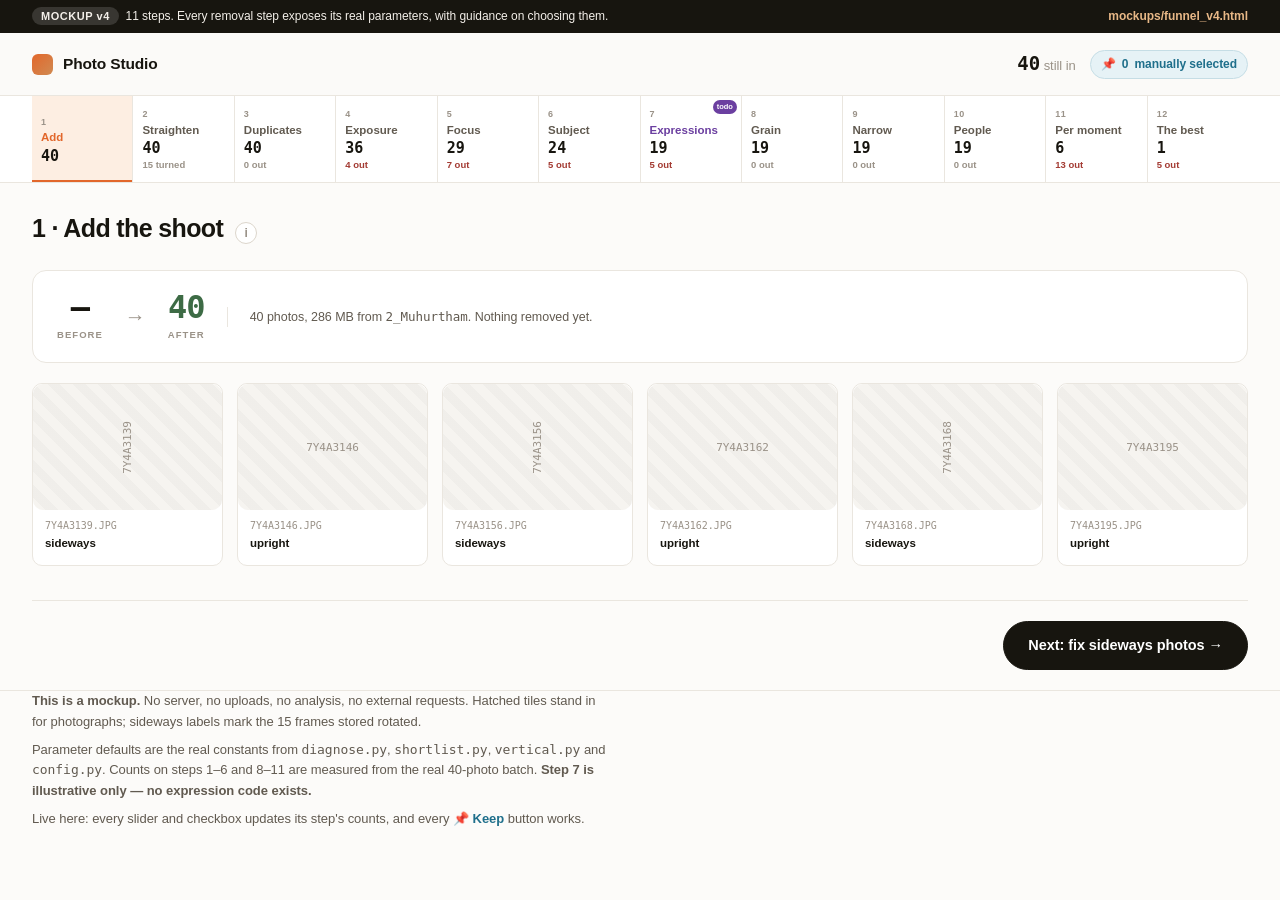
<file: docs/mockups/funnel_v4.html>
<!DOCTYPE html>
<html lang="en">
<head>
<meta charset="utf-8">
<meta name="viewport" content="width=device-width, initial-scale=1">
<title>Photo Studio &mdash; 11-step funnel with parameters (v4 mockup)</title>
<style>
/* ==========================================================================
   FUNNEL MOCKUP v4 - DESIGN ONLY, NOTHING WIRED UP
   11 steps. Each removal step exposes the real parameters the engine uses,
   with guidance on how to choose them. Default values are the actual
   constants from diagnose.py, shortlist.py, vertical.py and config.py.
   Counts come from the real 40-photo batch.
   ========================================================================== */
:root{
  --paper:#fbfaf8; --card:#fff; --sunk:#f4f2ee; --rule:#e4e0d8; --rule-s:#d2ccc0;
  --ink:#1c1a17; --ink-soft:#5c564d; --ink-faint:#8d867a;
  --accent:#e2672b; --accent-soft:#fdeee2;
  --major:#a33a32; --major-soft:#fbeae8;
  --minor:#8a6420; --minor-soft:#fbf2e0;
  --clean:#3d6b45; --clean-soft:#ebf3ec;
  --note:#2f5d8a; --note-soft:#eaf1f8;
  --keep:#1f6f8b; --keep-soft:#e6f2f6;
  --nb:#6b3fa0; --nb-soft:#f1ebfa;
  --r:12px; --r-sm:8px;
  --shadow:0 1px 2px rgba(28,26,23,.05),0 8px 24px rgba(28,26,23,.05);
  --sans:-apple-system,BlinkMacSystemFont,"Segoe UI",Inter,Roboto,sans-serif;
  --mono:ui-monospace,SFMono-Regular,"SF Mono",Menlo,monospace;
}
*{box-sizing:border-box}
[hidden]{display:none !important}
body{margin:0;background:var(--paper);color:var(--ink);font:16px/1.6 var(--sans);-webkit-font-smoothing:antialiased}
.shell{max-width:1300px;margin:0 auto;padding:0 24px}
.mono{font-family:var(--mono);font-variant-numeric:tabular-nums}
:focus-visible{outline:2px solid var(--accent);outline-offset:2px}

.mock{background:#2b2724;color:#f3efe9;padding:9px 0;font-size:13px}
.mock .shell{display:flex;gap:14px;justify-content:space-between;flex-wrap:wrap;align-items:center}
.mock .t{background:rgba(255,255,255,.14);padding:3px 9px;border-radius:99px;font-size:11px;font-weight:700;letter-spacing:.05em}
.mock b{color:#e8b887}

/* top bar */
.top{position:sticky;top:0;z-index:30;background:rgba(251,250,248,.95);backdrop-filter:blur(10px) saturate(160%);border-bottom:1px solid var(--rule)}
.top-in{display:flex;align-items:center;justify-content:space-between;gap:16px;height:56px}
.brand{display:flex;align-items:center;gap:10px}
.mk{width:21px;height:21px;border-radius:6px;background:linear-gradient(135deg,var(--accent),#d08a52)}
.bn{font-weight:650;letter-spacing:-.01em}
.live{display:flex;align-items:center;gap:14px;font-size:13px;color:var(--ink-soft)}
.live .big{font:700 19px var(--mono);color:var(--ink)}
.kept-chip{display:inline-flex;align-items:center;gap:6px;background:var(--keep-soft);color:var(--keep);border:1px solid #c5dde5;padding:4px 10px;border-radius:99px;font-size:12px;font-weight:650}

/* rail */
.rail{border-bottom:1px solid var(--rule);background:var(--card)}
.rail-in{display:flex;overflow-x:auto}
.rl{flex:1 1 0;min-width:92px;border:0;background:none;cursor:pointer;padding:9px 7px 8px;text-align:left;border-right:1px solid var(--rule);position:relative;font:inherit}
.rl:last-child{border-right:0}
.rl:hover{background:var(--sunk)}
.rl .k{font-size:9px;text-transform:uppercase;letter-spacing:.06em;color:var(--ink-faint);font-weight:700}
.rl .nm{font-size:11.5px;font-weight:600;margin-top:1px;color:var(--ink-soft);line-height:1.25}
.rl .ct{font:700 15px var(--mono);margin-top:2px;color:var(--ink)}
.rl .dl{font-size:9.5px;font-weight:650;color:var(--ink-faint)}
.rl .dl.cut{color:var(--major)}
.rl.on{background:var(--accent-soft)}
.rl.on .nm{color:var(--accent)}
.rl.on::after{content:"";position:absolute;left:0;right:0;bottom:-1px;height:3px;background:var(--accent)}
.rl.nb .nm{color:var(--nb)}
.rl .nbt{position:absolute;top:4px;right:4px;background:var(--nb);color:#fff;font-size:7.5px;font-weight:800;padding:1px 4px;border-radius:99px}

/* panels */
.panel{padding:30px 0 20px}
h1{font-size:27px;line-height:1.2;margin:0 0 7px;letter-spacing:-.022em;font-weight:660}
.lede{margin:0;color:var(--ink-soft);max-width:70ch}
.head{margin-bottom:20px}

/* tally */
.tally{display:flex;align-items:center;gap:18px;background:var(--card);border:1px solid var(--rule);border-radius:var(--r);padding:16px 20px;margin-bottom:20px;box-shadow:var(--shadow);flex-wrap:wrap}
.tally .blk{text-align:center}
.tally .n{font:700 30px var(--mono);line-height:1;letter-spacing:-.02em}
.tally .l{font-size:10px;text-transform:uppercase;letter-spacing:.08em;color:var(--ink-faint);font-weight:700;margin-top:4px}
.tally .arw{font-size:21px;color:var(--ink-faint)}
.tally .cut .n{color:var(--major)}
.tally .out .n{color:var(--clean)}
.tally .why{flex:1 1 200px;font-size:13px;color:var(--ink-soft);border-left:1px solid var(--rule);padding-left:18px}
@media(max-width:760px){.tally .why{border-left:0;padding-left:0}}
.fbar{height:9px;border-radius:99px;background:var(--sunk);overflow:hidden;display:flex;margin-top:11px}
.fbar span{display:block;height:100%}
.fbar .keepb{background:var(--clean)} .fbar .dropb{background:var(--major)}
.fkey{display:flex;gap:14px;font-size:11px;color:var(--ink-faint);margin-top:6px;flex-wrap:wrap}
.fkey i{display:inline-block;width:8px;height:8px;border-radius:2px;margin-right:5px}
.fkey .a i{background:var(--clean)} .fkey .b i{background:var(--major)}

/* ---- PARAMETER PANEL ---- */
.params{background:var(--card);border:1px solid var(--rule);border-radius:var(--r);box-shadow:var(--shadow);margin-bottom:20px;overflow:hidden}
.params-h{padding:14px 20px;border-bottom:1px solid var(--rule);background:var(--sunk);display:flex;justify-content:space-between;align-items:center;gap:12px;flex-wrap:wrap}
.params-h h3{margin:0;font-size:12px;text-transform:uppercase;letter-spacing:.08em;color:var(--ink-faint);font-weight:700}
.params-h .reset{font:inherit;font-size:11.5px;font-weight:600;background:none;border:0;color:var(--accent);cursor:pointer;text-decoration:underline}
.params-b{padding:6px 20px 18px}

.prm{padding:16px 0;border-bottom:1px dashed var(--rule)}
.prm:last-child{border-bottom:0}
.prm-top{display:grid;grid-template-columns:1fr 150px;gap:18px;align-items:center}
@media(max-width:700px){.prm-top{grid-template-columns:1fr}}
.prm-name{font-size:14px;font-weight:620}
.prm-code{font:10.5px var(--mono);color:var(--ink-faint);margin-top:2px}
.prm-ctl{display:flex;align-items:center;gap:10px}
.prm-ctl input[type=range]{flex:1;accent-color:var(--accent)}
.prm-val{font:700 13px var(--mono);color:var(--accent);min-width:52px;text-align:right}
.prm-how{margin:9px 0 0;font-size:12.5px;color:var(--ink-soft);line-height:1.55;max-width:84ch}
.prm-how b{color:var(--ink)}
.prm-how .ex{display:inline-block;background:var(--sunk);border:1px solid var(--rule);border-radius:4px;padding:0 5px;font:11px var(--mono);color:var(--ink-soft)}
.prm-scale{display:flex;justify-content:space-between;font:10px var(--mono);color:var(--ink-faint);margin-top:4px}
.prm-hits{font-size:11.5px;font-weight:650;color:var(--major);margin-top:7px}
.prm-hits.none{color:var(--clean)}
.prm.offp{opacity:.5}
.prm-toggle{display:flex;align-items:center;gap:9px;cursor:pointer}
.prm-toggle input{width:17px;height:17px;accent-color:var(--major);cursor:pointer}

/* placeholders */
.ph{position:relative;background:var(--sunk);border-radius:var(--r-sm);overflow:hidden;display:grid;place-items:center;color:var(--ink-faint);font:11px var(--mono);text-align:center}
.ph::after{content:"";position:absolute;inset:0;background:repeating-linear-gradient(45deg,transparent,transparent 9px,rgba(0,0,0,.022) 9px,rgba(0,0,0,.022) 18px)}
.ph s{position:relative;z-index:1;padding:4px;text-decoration:none}
.ph.land{aspect-ratio:3/2} .ph.port{aspect-ratio:2/3}
.ph.rot s{transform:rotate(-90deg);white-space:nowrap}
.pin{position:absolute;top:6px;left:6px;background:rgba(28,26,23,.8);color:#fff;font:700 11px/1 var(--mono);padding:4px 8px;border-radius:99px;z-index:2}
.pin.gold{background:var(--accent)}
.tab{position:absolute;top:6px;right:6px;background:rgba(255,255,255,.94);font:700 11px/1 var(--mono);padding:4px 8px;border-radius:99px;z-index:2;box-shadow:0 1px 3px rgba(0,0,0,.14)}
.emo{position:absolute;bottom:6px;left:6px;background:rgba(107,63,160,.9);color:#fff;font-size:9.5px;font-weight:700;text-transform:uppercase;padding:3px 7px;border-radius:99px;z-index:2}
.why2{position:absolute;bottom:6px;left:6px;right:6px;background:rgba(28,26,23,.78);color:#fff;font:9.5px/1.3 var(--mono);padding:4px 6px;border-radius:5px;z-index:2}
.xmark{position:absolute;inset:0;background:rgba(163,58,50,.17);z-index:3;display:grid;place-items:center}
.xmark b{background:var(--major);color:#fff;font-size:11px;font-weight:700;padding:4px 11px;border-radius:99px;text-transform:uppercase}
.lockmark{position:absolute;inset:0;background:rgba(31,111,139,.14);z-index:3;display:grid;place-items:start end;padding:7px}
.lockmark b{background:var(--keep);color:#fff;font-size:10px;font-weight:700;padding:3px 9px;border-radius:99px;text-transform:uppercase}

/* grids */
.grid{display:grid;grid-template-columns:repeat(auto-fill,minmax(164px,1fr));gap:13px}
.grid-w{grid-template-columns:repeat(auto-fill,minmax(234px,1fr))}
.card{background:var(--card);border:1px solid var(--rule);border-radius:var(--r);overflow:hidden;box-shadow:var(--shadow)}
.card.cut{border-color:#eccfca}
.card.locked{border-color:var(--keep);box-shadow:0 0 0 2px var(--keep-soft),var(--shadow)}
.card.sel{border-color:var(--accent)}
.cm{padding:9px 11px 11px}
.fn{font:10.5px var(--mono);color:var(--ink-faint);word-break:break-all;margin-bottom:3px}
.st{font-size:12px;font-weight:620}
.st.major{color:var(--major)} .st.minor{color:var(--minor)} .st.clean{color:var(--clean)} .st.nb{color:var(--nb)}
.alsofail{font-size:10.5px;color:var(--ink-faint);margin-top:3px}
.keepbtn{margin-top:8px;width:100%;font:inherit;font-size:12px;font-weight:650;padding:6px 10px;border-radius:99px;border:1px solid var(--rule-s);background:var(--card);color:var(--ink-soft);cursor:pointer}
.keepbtn:hover{border-color:var(--keep);color:var(--keep)}
.keepbtn.on{background:var(--keep);border-color:var(--keep);color:#fff}

/* buttons */
.btn{display:inline-block;font:inherit;font-size:14px;font-weight:600;padding:10px 18px;border-radius:99px;border:1px solid var(--rule-s);background:var(--card);color:var(--ink);cursor:pointer;text-decoration:none;text-align:center}
.btn:hover{border-color:var(--ink-faint)}
.btn-p{background:var(--accent);border-color:var(--accent);color:#fff}
.btn-p:hover{background:#964926}
.btn-q{background:transparent}
.btn-sm{padding:5px 11px;font-size:12px}
.btn-big{padding:13px 24px;font-size:15px}
.nav{display:flex;justify-content:space-between;gap:12px;margin-top:30px;padding-top:18px;border-top:1px solid var(--rule)}

/* notes */
.dn{background:var(--note-soft);border:1px solid #d3e2f0;border-left:3px solid var(--note);border-radius:var(--r-sm);padding:13px 16px;margin:18px 0}
.dn h4{margin:0 0 6px;font-size:11px;text-transform:uppercase;letter-spacing:.08em;color:var(--note);font-weight:700}
.dn p{margin:0 0 7px;font-size:13.5px;color:#2c4a66;line-height:1.55}
.dn p:last-child{margin:0}
.dn code{font:12px var(--mono);background:#fff;padding:1px 5px;border-radius:4px;border:1px solid #d3e2f0}
.dn .f{display:inline-block;background:var(--note);color:#fff;font-size:10px;font-weight:700;padding:2px 7px;border-radius:99px;margin-right:7px;vertical-align:1px}
.dn.warn{background:var(--minor-soft);border-color:#f0e2c4;border-left-color:var(--minor)}
.dn.warn h4,.dn.warn p{color:#6d4f19} .dn.warn .f{background:var(--minor)} .dn.warn code{border-color:#f0e2c4}
.dn.build{background:var(--nb-soft);border-color:#dfd2f0;border-left-color:var(--nb)}
.dn.build h4,.dn.build p{color:#4a2b71} .dn.build .f{background:var(--nb)} .dn.build code{border-color:#dfd2f0}
.dn.keepn{background:var(--keep-soft);border-color:#c5dde5;border-left-color:var(--keep)}
.dn.keepn h4,.dn.keepn p{color:#15505f} .dn.keepn .f{background:var(--keep)}

.empty{background:var(--clean-soft);border:1px solid #cfe0d2;border-radius:var(--r);padding:26px 22px;text-align:center}
.empty .big{font-size:17px;font-weight:650;color:#2f5538;margin:0 0 5px}
.empty p{margin:0;font-size:13px;color:#3d6b45}
.nbbanner{background:var(--nb-soft);border:1px solid #dfd2f0;border-radius:var(--r);padding:15px 18px;margin-bottom:18px;display:flex;gap:13px;align-items:flex-start}
.nbbanner .lab{background:var(--nb);color:#fff;font-size:10px;font-weight:800;padding:4px 10px;border-radius:99px;flex:0 0 auto;margin-top:2px}
.nbbanner p{margin:0;font-size:13.5px;color:#4a2b71;line-height:1.55}

.sect-t{font-size:12px;text-transform:uppercase;letter-spacing:.09em;color:var(--ink-faint);font-weight:680;margin:28px 0 6px}
.sect-n{margin:0 0 14px;font-size:14px;color:var(--ink-soft);max-width:74ch}

/* winner */
.winner{display:grid;grid-template-columns:minmax(0,1fr) minmax(250px,.85fr);gap:22px;background:var(--card);border:2px solid var(--accent);border-radius:var(--r);padding:20px;box-shadow:0 0 0 4px var(--accent-soft),var(--shadow)}
@media(max-width:860px){.winner{grid-template-columns:1fr}}
.bs{font:700 52px/1 var(--sans);letter-spacing:-.035em}
.bs small{font-size:17px;font-weight:600;color:var(--ink-faint)}
.vl{list-style:none;margin:12px 0 0;padding:0;display:grid;gap:8px}
.vl li{display:grid;grid-template-columns:9px 1fr;gap:10px;font-size:13.5px}
.vl .p{width:9px;height:9px;border-radius:50%;margin-top:7px;background:var(--clean)}
.vl .w{font-weight:640} .vl .y{color:var(--ink-soft)}
.mb{margin-top:12px;display:grid;gap:6px}
.mr{display:grid;grid-template-columns:66px 1fr 26px;gap:9px;align-items:center;font-size:11.5px;color:var(--ink-soft)}
.mr .t{height:5px;background:var(--sunk);border-radius:99px;overflow:hidden}
.mr .f{display:block;height:100%;background:var(--ink-faint)} .mr .f.hi{background:var(--clean)}
.mr .v{text-align:right;font:11px var(--mono);color:var(--ink-faint)}
.journey{list-style:none;margin:18px 0 0;padding:0;display:grid;gap:3px;font-size:13px}
.journey li{display:grid;grid-template-columns:24px 1fr auto auto;gap:12px;align-items:center;color:var(--ink-soft);padding:3px 0}
.journey .n{font:700 12px var(--mono);color:var(--ink-faint);text-align:right}
.journey .d{font:700 11px var(--mono);color:var(--major);min-width:34px;text-align:right}
.journey .c{font:700 12px var(--mono);color:var(--ink);min-width:28px;text-align:right}
.journey li.nbl{color:var(--nb)} .journey li.kl{color:var(--keep)}

/* ---- people bands ---- */
.bandrow{display:grid;grid-template-columns:1fr 92px 190px;gap:14px;align-items:center;
  padding:11px 12px;border:1px solid var(--rule);border-radius:var(--r-sm);background:var(--card)}
@media(max-width:760px){.bandrow{grid-template-columns:1fr auto}.bandrow .bandctl{grid-column:1/-1}}
.bandrow.off{opacity:.45}
.bandname{font-size:13.5px;font-weight:620}
.bandcount{font-size:11.5px;color:var(--ink-faint);text-align:right}
.bandctl{display:flex;align-items:center;gap:9px}
.bandctl input[type=range]{flex:1;accent-color:var(--accent)}
.quota-sum{margin-top:12px;padding:11px 14px;border-radius:var(--r-sm);font-size:13px;
  background:var(--clean-soft);border:1px solid #cfe0d2;color:#2f5538;font-weight:600}
.quota-sum.over{background:var(--minor-soft);border-color:#f0e2c4;color:#6d4f19}
.bandgrid{display:grid;gap:20px}
.bandcard{border:1px solid var(--rule);border-radius:var(--r);background:var(--card);
  padding:15px 17px 17px;box-shadow:var(--shadow)}
.bandcard.off{opacity:.42}
.bandhead{display:flex;justify-content:space-between;align-items:baseline;gap:12px;margin-bottom:12px;flex-wrap:wrap}
.bh-t{font-size:14px;font-weight:650}
.bh-c{font-size:11.5px;color:var(--ink-faint)}

/* ---- destination / export ---- */
.dest-grid{display:grid;grid-template-columns:1fr 1fr;gap:16px}
@media(max-width:820px){.dest-grid{grid-template-columns:1fr}}
.radio-list{display:grid;gap:8px}
.radio-row{display:grid;grid-template-columns:18px 1fr;gap:11px;align-items:start;padding:10px 12px;border:1px solid var(--rule);border-radius:var(--r-sm);cursor:pointer;background:var(--card)}
.radio-row:hover{border-color:var(--rule-s);background:var(--sunk)}
.radio-row.on{border-color:var(--accent);background:var(--accent-soft)}
.radio-row input{margin-top:3px;accent-color:var(--accent);width:16px;height:16px}
.radio-row .rl2{font-size:13px;font-weight:600}
.radio-row .rp{font:10.5px var(--mono);color:var(--ink-faint);word-break:break-all;margin-top:2px}
.radio-row .rx{font-size:11.5px;color:var(--ink-soft);margin-top:3px;line-height:1.45}
.txtin{width:100%;font:inherit;font-size:14px;padding:10px 12px;border-radius:7px;border:1px solid var(--rule-s);background:var(--card);color:var(--ink);font-family:var(--mono)}
.txtin:focus{border-color:var(--accent);outline:none}
.sugg{display:flex;flex-wrap:wrap;gap:6px;margin-top:9px}
.sugg button{font:inherit;font-size:11.5px;font-family:var(--mono);font-weight:600;padding:5px 10px;border-radius:99px;border:1px solid var(--rule-s);background:var(--card);color:var(--ink-soft);cursor:pointer}
.sugg button:hover{border-color:var(--accent);color:var(--accent)}
.sugg button.on{background:var(--accent);border-color:var(--accent);color:#fff}
.pathbox{background:#201c1a;color:#e8e3db;border-radius:var(--r-sm);padding:14px 16px;margin-top:16px;font:12px/1.7 var(--mono);overflow-x:auto}
.pathbox .lbl{color:#8d867a;font-size:10px;text-transform:uppercase;letter-spacing:.08em;display:block;margin-bottom:6px}
.pathbox .full{color:#e8b887;word-break:break-all}
.pathbox .tree{margin-top:10px;color:#bdb6ac;white-space:pre}
.pathbox .tree b{color:#fff;font-weight:600}
.warnrow{display:flex;gap:10px;align-items:flex-start;background:var(--minor-soft);border:1px solid #f0e2c4;border-radius:var(--r-sm);padding:11px 13px;margin-top:14px;font-size:12.5px;color:#6d4f19;line-height:1.5}
.warnrow .ic{flex:0 0 auto;font-weight:700}
.chk-list{display:grid;gap:9px;margin-top:4px}
.chk-row{display:grid;grid-template-columns:18px 1fr;gap:11px;align-items:start;font-size:13px}
.chk-row input{margin-top:3px;accent-color:var(--clean);width:16px;height:16px;cursor:pointer}
.chk-row .cx{font-size:11.5px;color:var(--ink-faint);line-height:1.45;margin-top:1px}

/* ---- rejected pile: available on every step ---- */
.pile{border:1px solid var(--rule);border-radius:var(--r);background:var(--card);box-shadow:var(--shadow);margin:26px 0 0;overflow:hidden}
.pile-h{width:100%;display:flex;align-items:center;gap:12px;padding:14px 18px;background:var(--sunk);border:0;border-bottom:1px solid var(--rule);cursor:pointer;font:inherit;text-align:left}
.pile-h:hover{background:#efece6}
.pile-h .caret{font-size:11px;color:var(--ink-faint);transition:transform .15s;flex:0 0 auto}
.pile.open .pile-h .caret{transform:rotate(90deg)}
.pile-h .ttl{font-size:13px;font-weight:650;flex:1}
.pile-h .cnt{font:700 12px var(--mono);background:var(--major-soft);color:var(--major);border:1px solid #f0cfcb;padding:3px 9px;border-radius:99px}
.pile-h .cnt.zero{background:var(--clean-soft);color:var(--clean);border-color:#cfe0d2}
.pile-b{padding:16px 18px 18px}
.pile.closed .pile-b{display:none}
.pile-note{margin:0 0 14px;font-size:12.5px;color:var(--ink-soft);line-height:1.55;max-width:84ch}
.pile-group{margin-bottom:18px}
.pile-group:last-child{margin-bottom:0}
.pile-gh{font-size:11px;text-transform:uppercase;letter-spacing:.07em;color:var(--ink-faint);font-weight:700;margin-bottom:9px;display:flex;align-items:center;gap:8px}
.pile-gh .sq{width:7px;height:7px;border-radius:2px;background:var(--major)}
.pile-row{display:flex;gap:10px;flex-wrap:wrap}
.pile-item{width:132px}
.pile-item .ph{margin-bottom:6px;opacity:.62}
.pile-item.back .ph{opacity:1;outline:2px solid var(--keep);outline-offset:-2px}
.pile-item .nm{font:10px var(--mono);color:var(--ink-faint);word-break:break-all}
.pile-item .rs{font-size:10.5px;color:var(--major);margin:2px 0 5px;line-height:1.35}
.pile-item.back .rs{color:var(--keep)}
.backbtn{width:100%;font:inherit;font-size:11px;font-weight:650;padding:5px 8px;border-radius:99px;border:1px solid var(--rule-s);background:var(--card);color:var(--ink-soft);cursor:pointer}
.backbtn:hover{border-color:var(--keep);color:var(--keep)}
.backbtn.on{background:var(--keep);border-color:var(--keep);color:#fff}
.pile-empty{font-size:13px;color:var(--clean);background:var(--clean-soft);border:1px solid #cfe0d2;border-radius:var(--r-sm);padding:14px 16px;margin:0}
.restored-chip{display:inline-flex;align-items:center;gap:6px;background:var(--keep-soft);color:var(--keep);border:1px solid #c5dde5;padding:4px 10px;border-radius:99px;font-size:12px;font-weight:650}

/* ==========================================================================
   PREMIUM PASS
   Guidance moves into popovers; the page keeps only views, inputs and
   actions. Everything below either refines the existing look or supports
   the popover system, and overrides earlier rules on purpose.
   ========================================================================== */

:root{
  --paper:#fcfbf9; --card:#fff; --sunk:#f6f4f0; --rule:#eae6df; --rule-s:#dcd6cc;
  --ink:#17150f; --ink-soft:#615a50; --ink-faint:#9a9288;
  --shadow:0 1px 1px rgba(23,21,15,.03),0 6px 18px rgba(23,21,15,.045);
  --shadow-lift:0 2px 4px rgba(23,21,15,.05),0 16px 40px rgba(23,21,15,.09);
  --r:14px; --r-sm:10px;
}

body{font-size:15.5px;letter-spacing:-.003em}
.shell{padding:0 32px}

/* slimmer chrome */
.mock{padding:7px 0;font-size:12px;background:#17150f}
.top-in{height:62px}
.rail-in{gap:0}
.rl{padding:11px 9px 10px}

/* ---- hide the long-form copy; it lives in popovers now ---- */
.prm-how,.prm-scale{display:none}
.dn{display:none}
.lede{display:none}
.sect-n{display:none}
.nbbanner{display:none}

/* ---- headings: quieter, more deliberate ---- */
h1{font-size:25px;font-weight:600;letter-spacing:-.025em;margin:0}
.head{margin-bottom:26px;display:flex;align-items:baseline;gap:12px;flex-wrap:wrap}
.sect-t{font-size:10.5px;letter-spacing:.13em;color:var(--ink-faint);font-weight:700;margin:34px 0 14px}

/* ---- info affordance ---- */
.info{
  width:18px;height:18px;flex:0 0 auto;border-radius:50%;border:1px solid var(--rule-s);
  background:var(--card);color:var(--ink-faint);font:600 11px/1 var(--sans);
  cursor:pointer;display:inline-grid;place-items:center;padding:0;
  transition:border-color .14s,color .14s,background .14s;vertical-align:1px
}
.info:hover{border-color:var(--ink-soft);color:var(--ink);background:var(--sunk)}
.info.lg{width:22px;height:22px;font-size:12px}
.info[aria-expanded=true]{background:var(--ink);border-color:var(--ink);color:#fff}

/* ---- popover ---- */
.pop-shade{position:fixed;inset:0;z-index:70;background:rgba(23,21,15,.26);backdrop-filter:blur(2px);opacity:0;transition:opacity .16s}
.pop-shade.on{opacity:1}
.pop{
  position:fixed;z-index:71;width:min(430px,calc(100vw - 32px));max-height:72vh;overflow-y:auto;
  background:var(--card);border:1px solid var(--rule);border-radius:var(--r);
  box-shadow:var(--shadow-lift);padding:20px 22px 22px;
  opacity:0;transform:translateY(5px) scale(.985);transition:opacity .16s,transform .16s
}
.pop.on{opacity:1;transform:none}
.pop-h{display:flex;align-items:flex-start;justify-content:space-between;gap:14px;margin-bottom:12px}
.pop-t{font-size:14px;font-weight:650;letter-spacing:-.01em;line-height:1.35}
.pop-sub{font:10.5px var(--mono);color:var(--ink-faint);margin-top:3px}
.pop-x{width:26px;height:26px;flex:0 0 auto;border-radius:50%;border:1px solid var(--rule);background:var(--card);color:var(--ink-faint);cursor:pointer;font-size:15px;line-height:1;display:grid;place-items:center}
.pop-x:hover{background:var(--sunk);color:var(--ink)}
.pop-body{font-size:13px;line-height:1.62;color:var(--ink-soft)}
.pop-body p{margin:0 0 10px}
.pop-body p:last-child{margin:0}
.pop-body b{color:var(--ink);font-weight:620}
.pop-body code,.pop-body .ex{font:11.5px var(--mono);background:var(--sunk);border:1px solid var(--rule);border-radius:4px;padding:1px 5px;color:var(--ink)}
.pop-body .f{display:inline-block;background:var(--ink);color:#fff;font-size:9.5px;font-weight:700;letter-spacing:.06em;padding:2px 7px;border-radius:99px;margin-right:7px;vertical-align:1px}
.pop-range{display:flex;justify-content:space-between;gap:12px;font:10.5px var(--mono);color:var(--ink-faint);background:var(--sunk);border-radius:7px;padding:8px 11px;margin-bottom:12px}
.pop-body ul{margin:8px 0 0;padding-left:18px}
.pop-body .dn,.pop-body .nbbanner{background:var(--sunk);border:1px solid var(--rule);border-left:2px solid var(--ink-faint);border-radius:8px;padding:12px 14px}
.pop-body .dn h4{margin:0 0 6px;font-size:10px;letter-spacing:.1em;text-transform:uppercase;color:var(--ink-faint);font-weight:700}
.pop-body .dn p,.pop-body .nbbanner p{color:var(--ink-soft);font-size:12.5px;margin:0 0 7px}
.pop-body .dn p:last-child,.pop-body .nbbanner p:last-child{margin:0}
.pop-body .nbbanner{display:flex;gap:11px;align-items:flex-start;border-left-color:var(--nb)}
.pop-body .nbbanner .lab{background:var(--nb);color:#fff;font-size:9px;font-weight:800;padding:3px 8px;border-radius:99px;flex:0 0 auto}
.pop-body li{margin-bottom:5px}

/* ---- parameter rows: input-led ---- */
.params{border-radius:var(--r);border-color:var(--rule)}
.params-h{padding:13px 22px;background:var(--card);border-bottom:1px solid var(--rule)}
.params-h h3{font-size:10.5px;letter-spacing:.13em}
.params-b{padding:4px 22px 14px}
.prm{padding:14px 0;border-bottom:1px solid var(--rule)}
.prm:last-child{border-bottom:0}
.prm-top{grid-template-columns:1fr 196px;gap:22px;align-items:center}
@media(max-width:700px){.prm-top{grid-template-columns:1fr}}
.prm-name{font-size:13.5px;font-weight:600;display:flex;align-items:center;gap:8px;letter-spacing:-.005em}
.prm-code{display:none}
.prm-val{font:600 12.5px var(--mono);color:var(--ink);min-width:50px}
.prm-hits{font-size:11px;font-weight:600;color:var(--ink-faint);margin-top:6px;letter-spacing:-.002em}
.prm-hits.none{color:var(--ink-faint)}
.prm-toggle{gap:10px}
.prm-toggle input{width:16px;height:16px}
input[type=range]{height:3px;border-radius:99px}

/* ---- cards: lighter, calmer ---- */
.card{border-radius:var(--r-sm);box-shadow:none;border-color:var(--rule);transition:border-color .14s,box-shadow .14s}
.card:hover{box-shadow:var(--shadow)}
.cm{padding:10px 12px 12px}
.st{font-size:11.5px;font-weight:600}
.fn{font-size:10px}
.why2{background:rgba(23,21,15,.72);font-size:9px;backdrop-filter:blur(3px)}
.grid{gap:14px}
.keepbtn{font-size:11.5px;padding:6px 10px;border-radius:99px}

/* ---- tally: the hero number of each step ---- */
.tally{border-radius:var(--r);padding:20px 24px;box-shadow:none;border-color:var(--rule);gap:22px}
.tally .n{font-size:32px;font-weight:650;letter-spacing:-.03em}
.tally .l{font-size:9.5px;letter-spacing:.11em}
.tally .why{font-size:12.5px;border-left:1px solid var(--rule);padding-left:22px;color:var(--ink-soft)}
.fbar{height:6px}

/* ---- buttons ---- */
.btn{border-radius:99px;font-weight:600;letter-spacing:-.005em;transition:background .14s,border-color .14s,transform .12s}
.btn-big{padding:12px 24px;font-size:14.5px}
.btn-p{background:var(--ink);border-color:var(--ink)}
.btn-p:hover{background:#2a2720;border-color:#2a2720}
.nav{margin-top:34px;padding-top:20px}

/* ---- pile ---- */
.pile{border-radius:var(--r);box-shadow:none}
.pile-h{background:var(--card);padding:13px 20px}
.pile-h:hover{background:var(--sunk)}
.pile-h .ttl{font-size:12.5px;font-weight:620}
.pile-note{display:none}
.pile-gh{font-size:10px;letter-spacing:.11em}

/* ---- destination ---- */
.radio-row{border-radius:var(--r-sm);padding:11px 13px}
.radio-row .rx{display:none}
.radio-row .rl2{font-size:12.5px}
.radio-row.on{background:var(--sunk);border-color:var(--ink)}
.txtin{border-radius:9px;font-size:13.5px}
.pathbox{background:#17150f;border-radius:var(--r-sm);font-size:11.5px}
.chk-row .cx{display:none}
.chk-row{font-size:12.5px}
.sugg button{font-size:11px}
.sugg button.on{background:var(--ink);border-color:var(--ink)}

/* ---- bands ---- */
.bandrow{border-radius:var(--r-sm);padding:10px 13px}
.bandname{font-size:12.5px}
.bandcard{border-radius:var(--r);box-shadow:none}
.quota-sum{font-size:12px;border-radius:9px;font-weight:600}

footer{border-top:1px solid var(--rule);margin-top:40px;padding:24px 24px 52px}
footer p{font-size:12px;color:var(--ink-faint)}
footer p{margin:0 0 7px;font-size:13px;color:var(--ink-soft);max-width:80ch}
</style>
</head>
<body>

<div class="mock"><div class="shell">
  <span><span class="t">MOCKUP v4</span> &nbsp;11 steps. Every removal step exposes its real parameters, with guidance on choosing them.</span>
  <span><b>mockups/funnel_v4.html</b></span>
</div></div>

<header class="top"><div class="shell top-in">
  <div class="brand"><span class="mk"></span><span class="bn">Photo Studio</span></div>
  <div class="live">
    <span><span class="big" id="liveN">40</span> <span style="color:var(--ink-faint)">still in</span></span>
    <span class="restored-chip">&#128204; <span id="manualN">0</span> manually selected</span>
  </div>
</div></header>

<nav class="rail"><div class="shell"><div class="rail-in" id="rail"></div></div></nav>

<main class="shell">

<!-- ============ 1 ADD ============ -->
<section class="panel" data-s="1">
  <div class="head"><h1>1 &middot; Add the shoot</h1><button class="info lg" type="button" aria-expanded="false" aria-label="About this step">i</button>
    <p class="lede">Each step takes photos <em>out</em>, and nothing is ever deleted from your drive. Every rejected frame stays in a pile you can reach from any later step and put back.</p></div>

  <div class="tally">
    <div class="blk"><div class="n">&mdash;</div><div class="l">before</div></div>
    <div class="arw">&rarr;</div>
    <div class="blk out"><div class="n">40</div><div class="l">after</div></div>
    <div class="why">40 photos, 286 MB from <span class="mono">2_Muhurtham</span>. Nothing removed yet.</div>
  </div>

  <div class="grid">
    <article class="card"><div class="ph rot land"><s>7Y4A3139</s></div><div class="cm"><div class="fn">7Y4A3139.JPG</div><div class="st">sideways</div></div></article>
    <article class="card"><div class="ph land"><s>7Y4A3146</s></div><div class="cm"><div class="fn">7Y4A3146.JPG</div><div class="st">upright</div></div></article>
    <article class="card"><div class="ph rot land"><s>7Y4A3156</s></div><div class="cm"><div class="fn">7Y4A3156.JPG</div><div class="st">sideways</div></div></article>
    <article class="card"><div class="ph land"><s>7Y4A3162</s></div><div class="cm"><div class="fn">7Y4A3162.JPG</div><div class="st">upright</div></div></article>
    <article class="card"><div class="ph rot land"><s>7Y4A3168</s></div><div class="cm"><div class="fn">7Y4A3168.JPG</div><div class="st">sideways</div></div></article>
    <article class="card"><div class="ph land"><s>7Y4A3195</s></div><div class="cm"><div class="fn">7Y4A3195.JPG</div><div class="st">upright</div></div></article>
  </div>

  <div class="dn keepn"><h4>Three things that apply to every step</h4>
    <p><span class="f">PICK ANY</span>Every photo carries a <strong>&#128204;</strong> button, and every step carries the <strong>rejected pile</strong> &mdash; everything removed so far, grouped by the step that removed it, with the reason. You can claim any frame at any point, before or after it was rejected.</p>
    <p><span class="f">NO INTERFERENCE</span>Your picks go into a <strong>separate set</strong>. They do not rejoin the funnel, do not change the ranking, and cannot alter which frames become selects. The engine's run is left exactly as it was and delivered alongside yours, in <span class="mono">Manually_Selected/</span>. The counter in the header is deliberately separate from the "still in" count for the same reason.</p>
    <p><span class="f">PARAMS</span>Every removal step exposes the actual thresholds the engine uses, with a note under each on how to choose it. Defaults are the values in the code today. Nothing is hidden behind "smart".</p></div>

  <div class="nav"><span></span><button class="btn btn-p btn-big" data-go="2">Next: fix sideways photos &rarr;</button></div>
</section>

<!-- ============ 2 STRAIGHTEN ============ -->
<section class="panel" data-s="2" hidden>
  <div class="head"><h1>2 &middot; Fix sideways photos</h1><button class="info lg" type="button" aria-expanded="false" aria-label="About this step">i</button>
    <p class="lede">Rotates frames so heads sit at the top. Removes nothing.</p></div>

  <div class="tally">
    <div class="blk"><div class="n">40</div><div class="l">before</div></div>
    <div class="arw">&rarr;</div>
    <div class="blk out"><div class="n">40</div><div class="l">after</div></div>
    <div class="why"><strong>15 rotated, none removed.</strong> Quarter turns only &mdash; nothing cropped, stretched or resampled.</div>
  </div>

  <div class="params">
    <div class="params-h"><h3>Parameters &mdash; orientation</h3><button class="reset">Reset to defaults</button></div>
    <div class="params-b">

      <div class="prm" data-prm="p1">
        <div class="prm-top">
          <div><div class="prm-name"><span class="nm-txt">Confidence margin before rotating</span><button class="info" type="button" aria-expanded="false" aria-label="How to choose this">i</button></div>
            <div class="prm-code">vertical.UPRIGHT_MARGIN &nbsp;default 0.06</div></div>
          <div class="prm-ctl"><input type="range" min="0" max="0.30" step="0.01" value="0.06" data-p="margin"><span class="prm-val" id="v-margin">0.06</span></div>
        </div>
        <div class="prm-scale"><span>0.00 rotate on any gain</span><span>0.30 only when certain</span></div>
        <p class="prm-how"><b>How to choose:</b> the app tries all four quarter turns and keeps the one where the face detector is most confident. This is how much <em>better</em> the winner must score before the photo is actually turned. Too low and detector noise spins correctly-oriented frames; too high and genuinely sideways ones stay sideways.
          <br>Leave at <span class="ex">0.06</span> unless you see mistakes. If upright photos get rotated, raise it. If sideways ones are missed, lower it to <span class="ex">0.03</span> and check the results by eye.</p>
        <div class="prm-hits" id="h-margin">15 of 40 rotated at this setting</div>
      </div>

      <div class="prm" data-prm="p2">
        <div class="prm-top">
          <div><div class="prm-name"><span class="nm-txt">Re-encode quality</span><button class="info" type="button" aria-expanded="false" aria-label="How to choose this">i</button></div>
            <div class="prm-code">vertical.STRAIGHTEN_QUALITY &nbsp;default 97</div></div>
          <div class="prm-ctl"><input type="range" min="80" max="100" step="1" value="97" data-p="q"><span class="prm-val" id="v-q">97</span></div>
        </div>
        <div class="prm-scale"><span>80 smaller files</span><span>100 no visible loss</span></div>
        <p class="prm-how"><b>How to choose:</b> rotating moves pixels without changing them, but saving the JPEG again costs one generation of loss. <span class="ex">97</span> makes that invisible. Below about <span class="ex">90</span> you may see artefacts around jewellery and embroidery. Only frames that actually rotate are rewritten &mdash; the other 25 are untouched on disk.</p>
      </div>

      <div class="prm" data-prm="p3">
        <div class="prm-top">
          <div><div class="prm-name"><span class="nm-txt">Rotate frames with no face found</span><button class="info" type="button" aria-expanded="false" aria-label="How to choose this">i</button></div>
            <div class="prm-code">no constant &mdash; currently always off</div></div>
          <div class="prm-ctl"><label class="prm-toggle"><input type="checkbox" disabled><span style="font-size:12.5px;color:var(--ink-faint)">off</span></label></div>
        </div>
        <p class="prm-how"><b>How to choose:</b> leave this off. Orientation is judged from faces, so a frame with none &mdash; the rings, the venue, a table setting &mdash; has nothing to judge by. Guessing from image statistics would eventually turn a sunset upside down. These frames keep whatever orientation they were stored with, and you can fix them by hand.</p>
      </div>

    </div>
  </div>

  <h2 class="sect-t">The 15 that were turned</h2>
  <p class="sect-n">Check these. Rotation is inferred, so it can be wrong.</p>

  <div class="grid">
    <article class="card"><div class="ph port"><s>7Y4A3156</s><span class="tab">270&deg;</span></div>
      <div class="cm"><div class="fn">7Y4A3156.JPG</div><div class="st clean">6000&times;4000 &rarr; 4000&times;6000</div>
      <button class="btn btn-q btn-sm" style="margin-top:8px;width:100%">Rotate manually</button></div></article>
    <article class="card"><div class="ph port"><s>7Y4A3168</s><span class="tab">270&deg;</span></div>
      <div class="cm"><div class="fn">7Y4A3168.JPG</div><div class="st clean">6000&times;4000 &rarr; 4000&times;6000</div>
      <button class="btn btn-q btn-sm" style="margin-top:8px;width:100%">Rotate manually</button></div></article>
    <article class="card"><div class="ph port"><s>7Y4A3218</s><span class="tab">270&deg;</span></div>
      <div class="cm"><div class="fn">7Y4A3218.JPG</div><div class="st clean">6000&times;4000 &rarr; 4000&times;6000</div>
      <button class="btn btn-q btn-sm" style="margin-top:8px;width:100%">Rotate manually</button></div></article>
    <article class="card"><div class="ph port"><s>7Y4A3283</s><span class="tab">270&deg;</span></div>
      <div class="cm"><div class="fn">7Y4A3283.JPG</div><div class="st clean">6000&times;4000 &rarr; 4000&times;6000</div>
      <button class="btn btn-q btn-sm" style="margin-top:8px;width:100%">Rotate manually</button></div></article>
  </div>

  <div class="dn"><h4>Design note</h4>
    <p><span class="f">BUILT &amp; TESTED</span>Shipped in v0.03. Only the screen, the parameters and the manual override are new.</p>
    <p>There is no EXIF to read: all 40 files report <code>orientation: 1</code>, including the sideways ones.</p></div>

  <div class="nav"><button class="btn btn-q" data-go="1">&larr; Back</button>
    <button class="btn btn-p btn-big" data-go="3">Next: remove duplicates &rarr;</button></div>
</section>

<!-- ============ 3 DUPLICATES ============ -->
<section class="panel" data-s="3" hidden>
  <div class="head"><h1>3 &middot; Remove duplicates</h1><button class="info lg" type="button" aria-expanded="false" aria-label="About this step">i</button>
    <p class="lede">Frames that are nearly the same photograph. Only one of each needs to survive.</p></div>

  <div class="tally">
    <div class="blk"><div class="n">40</div><div class="l">before</div></div>
    <div class="arw">&rarr;</div>
    <div class="blk cut"><div class="n" id="d-cut">0</div><div class="l">removed</div></div>
    <div class="arw">&rarr;</div>
    <div class="blk out"><div class="n" id="d-out">40</div><div class="l">after</div></div>
    <div class="why"><strong>None found in this batch.</strong> The step still appears so you know it ran.</div>
  </div>

  <div class="params">
    <div class="params-h"><h3>Parameters &mdash; duplicates</h3><button class="reset">Reset to defaults</button></div>
    <div class="params-b">

      <div class="prm" data-prm="p4">
        <div class="prm-top">
          <div><div class="prm-name"><span class="nm-txt">How alike counts as a duplicate</span><button class="info" type="button" aria-expanded="false" aria-label="How to choose this">i</button></div>
            <div class="prm-code">config.DUPLICATE_HASH_THRESHOLD &nbsp;default 60</div></div>
          <div class="prm-ctl"><input type="range" min="5" max="140" step="1" value="60" data-p="dup"><span class="prm-val" id="v-dup">60</span></div>
        </div>
        <div class="prm-scale"><span>5 only identical files</span><span>140 merges different poses</span></div>
        <p class="prm-how"><b>How to choose:</b> this is a Hamming distance on a <b>256-bit</b> perceptual hash &mdash; how many of those 256 bits differ between two frames. <span class="ex">0</span> means pixel-identical; <span class="ex">256</span> means nothing in common.
          <br><b>Important:</b> most advice online quotes a threshold of about 12, but that is for a <b>64-bit</b> hash. This app uses 256 bits, so those numbers are four times too small here.
          <br>Use <span class="ex">20&ndash;40</span> to catch only true re-shoots of the same frame. <span class="ex">60</span> is the default and catches a burst where someone barely moved. Above <span class="ex">100</span> you start merging genuinely different poses and will lose photographs you wanted.</p>
        <div class="prm-hits none" id="h-dup">0 pairs found at 60</div>
      </div>

      <div class="prm" data-prm="p5">
        <div class="prm-top">
          <div><div class="prm-name"><span class="nm-txt">Which frame of a pair to keep</span><button class="info" type="button" aria-expanded="false" aria-label="How to choose this">i</button></div>
            <div class="prm-code">no constant &mdash; proposed, never forced</div></div>
          <div class="prm-ctl">
            <select style="font:inherit;font-size:12.5px;padding:7px 10px;border-radius:7px;border:1px solid var(--rule-s);background:var(--card);width:100%">
              <option>Highest score</option>
              <option selected>Sharper on the face</option>
              <option>Ask me every time</option>
            </select>
          </div>
        </div>
        <p class="prm-how"><b>How to choose:</b> <span class="ex">Sharper on the face</span> is the better default for people photography. Score alone gets this wrong often enough to matter &mdash; in the worked example below, the higher-scoring frame is the one worth discarding, because it is grainier while its partner is sharper where it counts. Pick <span class="ex">Ask me every time</span> if the batch is small and precious.</p>
      </div>

      <div class="prm" data-prm="p6">
        <div class="prm-top">
          <div><div class="prm-name"><span class="nm-txt">Hash resolution</span><button class="info" type="button" aria-expanded="false" aria-label="How to choose this">i</button></div>
            <div class="prm-code">config.PHASH_SIZE &nbsp;default 16 &rarr; 256 bits</div></div>
          <div class="prm-ctl"><span style="font-size:12.5px;color:var(--ink-faint)">fixed &mdash; changing it invalidates every threshold</span></div>
        </div>
        <p class="prm-how"><b>Why you cannot change this here:</b> the hash size sets the scale of every distance in this step. Halving it to 8 would make 256-bit thresholds meaningless and silently change what counts as a duplicate everywhere. It is exposed read-only on purpose.</p>
      </div>

    </div>
  </div>

  <div class="empty" id="dup-empty">
    <p class="big">Nothing to remove here</p>
    <p>No two frames in these 40 are alike enough at a distance of 60. This sample was taken every sixth photo across the shoot, so near-identical bursts were skipped. A continuous run would show plenty.</p>
  </div>

  <h2 class="sect-t">What it looks like when pairs are found</h2>
  <div class="grid grid-w">
    <article class="card"><div class="ph land"><s>7Y4A3404</s><span class="tab">71.2</span><span class="why2">distance 12 / 256 &middot; keeping: sharper face</span></div>
      <div class="cm"><div class="fn">7Y4A3404.JPG</div><div class="st clean">Keeping</div></div></article>
    <article class="card cut"><div class="ph land"><s>7Y4A3410</s><span class="tab">71.8</span><span class="why2">distance 12 / 256 &middot; grainier of the pair</span><span class="xmark"><b>remove</b></span></div>
      <div class="cm"><div class="fn">7Y4A3410.JPG</div><div class="st major">Near-duplicate</div>
      <button class="keepbtn" data-keep="d3410">&#128204; Pick this one</button></div></article>
  </div>

  <div class="dn"><h4>Why duplicates can run before the quality analysis</h4>
    <p><span class="f">MEASURED</span>Duplicate detection needs the photo decoded. Decoding 40 photos takes <code>2.67s</code>; decoding <em>and</em> measuring every metric takes <code>3.01s</code> &mdash; the extra metrics cost 11% because the decode dominates. So there is no cheap duplicates-only pass worth building. The app scans once here, caches, and <strong>every later step is instant, including stepping backwards.</strong></p></div>

  <div class="nav"><button class="btn btn-q" data-go="2">&larr; Back</button>
    <button class="btn btn-p btn-big" data-go="4">Next: exposure &rarr;</button></div>
</section>

<!-- ============ 4 EXPOSURE ============ -->
<section class="panel" data-s="4" hidden>
  <div class="head"><h1>4 &middot; Exposure problems</h1><button class="info lg" type="button" aria-expanded="false" aria-label="About this step">i</button>
    <p class="lede">Light that cannot be fixed afterwards. Clipped white has no detail left to recover.</p></div>

  <div class="tally">
    <div class="blk"><div class="n">40</div><div class="l">before</div></div>
    <div class="arw">&rarr;</div>
    <div class="blk cut"><div class="n" id="x-cut">4</div><div class="l">removed</div></div>
    <div class="arw">&rarr;</div>
    <div class="blk out"><div class="n" id="x-out">36</div><div class="l">after</div></div>
    <div class="why">12 frames have some exposure fault; 4 are bad enough to remove by default.
      <div class="fbar"><span class="keepb" id="x-bk" style="width:90%"></span><span class="dropb" id="x-bd" style="width:10%"></span></div>
      <div class="fkey"><span class="a"><i></i>keeping</span><span class="b"><i></i>removing</span></div></div>
  </div>

  <div class="params">
    <div class="params-h"><h3>Parameters &mdash; exposure</h3><button class="reset">Reset to defaults</button></div>
    <div class="params-b">

      <div class="prm" data-prm="p7">
        <div class="prm-top">
          <div><label class="prm-toggle"><input type="checkbox" checked data-x="blown" data-n="3"><span class="prm-name">Remove blown highlights</span></label><button class="info" type="button" aria-expanded="false" aria-label="How to choose this">i</button>
            <div class="prm-code">diagnose.BLOWN_MAJOR &nbsp;default 0.10</div></div>
          <div class="prm-ctl"><input type="range" min="0.01" max="0.40" step="0.01" value="0.10" data-p="blown"><span class="prm-val" id="v-blown">10%</span></div>
        </div>
        <div class="prm-scale"><span>1% very strict</span><span>40% only the worst</span></div>
        <p class="prm-how"><b>How to choose:</b> the fraction of the frame that is pure white (value 250 or above). That detail is gone permanently &mdash; no editing brings it back.
          <br>A little clipping is normal and often fine: a window, a bright sky, sun on a white saree. <span class="ex">10%</span> means a tenth of the frame is dead white, which usually means the shot is lost. Set <span class="ex">4&ndash;6%</span> if you are strict about highlights; <span class="ex">20%</span> if your venue was very bright and you would rather judge by eye.</p>
        <div class="prm-hits" id="h-blown">3 photos at 10%</div>
      </div>

      <div class="prm" data-prm="p8">
        <div class="prm-top">
          <div><label class="prm-toggle"><input type="checkbox" checked data-x="bright" data-n="1"><span class="prm-name">Remove washed out</span></label><button class="info" type="button" aria-expanded="false" aria-label="How to choose this">i</button>
            <div class="prm-code">diagnose.BRIGHT_BRIGHTNESS &nbsp;default 202</div></div>
          <div class="prm-ctl"><input type="range" min="150" max="250" step="1" value="202" data-p="bright"><span class="prm-val" id="v-bright">202</span></div>
        </div>
        <div class="prm-scale"><span>150 catches more</span><span>250 almost nothing</span></div>
        <p class="prm-how"><b>How to choose:</b> average brightness of the whole frame, on a 0&ndash;255 scale. Above this it reads as washed out overall &mdash; not just hot highlights, but the entire photograph too bright.
          <br><span class="ex">202</span> is high on purpose, so only genuinely overexposed frames trip it. A bright outdoor ceremony can legitimately average 180&ndash;190. Lower it to <span class="ex">190</span> only if you see washed-out frames surviving.</p>
        <div class="prm-hits" id="h-bright">1 photo at 202</div>
      </div>

      <div class="prm" data-prm="p9">
        <div class="prm-top">
          <div><label class="prm-toggle"><input type="checkbox" checked data-x="dark" data-n="0"><span class="prm-name">Remove low light</span></label><button class="info" type="button" aria-expanded="false" aria-label="How to choose this">i</button>
            <div class="prm-code">diagnose.DARK_BRIGHTNESS &nbsp;default 62</div></div>
          <div class="prm-ctl"><input type="range" min="20" max="110" step="1" value="62" data-p="dark"><span class="prm-val" id="v-dark">62</span></div>
        </div>
        <div class="prm-scale"><span>20 only near-black</span><span>110 catches moody shots</span></div>
        <p class="prm-how"><b>How to choose:</b> the mirror of the control above &mdash; average brightness <em>below</em> this reads as too dark. Unlike blown highlights, dark frames can often be lifted in editing, so this is more forgiving by nature.
          <br>Be careful raising it: a deliberately moody candle-lit or night shot may average 70&ndash;90 and is not a fault. <span class="ex">62</span> catches genuinely underexposed frames. Nothing in this batch trips it.</p>
        <div class="prm-hits none" id="h-dark">0 photos at 62</div>
      </div>

      <div class="prm" data-prm="p10">
        <div class="prm-top">
          <div><label class="prm-toggle"><input type="checkbox" checked data-x="shadow" data-n="0"><span class="prm-name">Remove lost shadow detail</span></label><button class="info" type="button" aria-expanded="false" aria-label="How to choose this">i</button>
            <div class="prm-code">diagnose.CRUSHED_MAJOR &nbsp;default 0.18</div></div>
          <div class="prm-ctl"><input type="range" min="0.02" max="0.50" step="0.01" value="0.18" data-p="shadow"><span class="prm-val" id="v-shadow">18%</span></div>
        </div>
        <div class="prm-scale"><span>2% very strict</span><span>50% only extreme</span></div>
        <p class="prm-how"><b>How to choose:</b> the fraction of the frame at pure black (value 5 or below). Set higher than the highlight threshold on purpose &mdash; a dark suit, a night background or deep shadow is normal in wedding work, and crushed black is less noticeable than clipped white.
          <br><span class="ex">18%</span> means nearly a fifth of the frame is solid black. Nothing here trips it.</p>
        <div class="prm-hits none" id="h-shadow">0 photos at 18%</div>
      </div>

      <div class="prm offp" data-prm="p11">
        <div class="prm-top">
          <div><label class="prm-toggle"><input type="checkbox" data-x="hot" data-n="9"><span class="prm-name">Remove bright highlights (minor)</span></label><button class="info" type="button" aria-expanded="false" aria-label="How to choose this">i</button>
            <div class="prm-code">diagnose.BLOWN_MINOR &nbsp;default 0.04</div></div>
          <div class="prm-ctl"><input type="range" min="0.01" max="0.20" step="0.01" value="0.04" data-p="hot" disabled><span class="prm-val" id="v-hot">4%</span></div>
        </div>
        <p class="prm-how"><b>How to choose:</b> off by default, and it should usually stay off. This flags frames with some clipping but not enough to ruin them &mdash; <b>9 of your 40</b>. Turning it on would remove nearly a quarter of the batch for a fault most clients would never notice. Use it only when you have far more photographs than you need.</p>
        <div class="prm-hits" id="h-hot">would remove 9 more</div>
      </div>

    </div>
  </div>

  <h2 class="sect-t">Being removed &mdash; keep any you disagree with</h2>
  <div class="grid" id="x-grid">
    <article class="card cut"><div class="ph land"><s>7Y4A3269</s><span class="tab">35.6</span><span class="why2">31% of frame pure white</span><span class="xmark"><b>remove</b></span></div>
      <div class="cm"><div class="fn">7Y4A3269.JPG</div><div class="st major">Highlights blown out</div>
      <div class="alsofail">also fails: focus</div>
      <button class="keepbtn" data-keep="x3269">&#128204; Pick this one</button></div></article>
    <article class="card cut"><div class="ph land"><s>7Y4A3296</s><span class="tab">35.1</span><span class="why2">18% of frame pure white</span><span class="xmark"><b>remove</b></span></div>
      <div class="cm"><div class="fn">7Y4A3296.JPG</div><div class="st major">Highlights blown out</div>
      <button class="keepbtn" data-keep="x3296">&#128204; Pick this one</button></div></article>
    <article class="card cut"><div class="ph land"><s>7Y4A3302</s><span class="tab">34.3</span><span class="why2">14% of frame pure white</span><span class="xmark"><b>remove</b></span></div>
      <div class="cm"><div class="fn">7Y4A3302.JPG</div><div class="st major">Highlights blown out</div>
      <button class="keepbtn" data-keep="x3302">&#128204; Pick this one</button></div></article>
    <article class="card cut"><div class="ph port"><s>7Y4A3248</s><span class="tab">19.2</span><span class="why2">average brightness 247 / 255</span><span class="xmark"><b>remove</b></span></div>
      <div class="cm"><div class="fn">7Y4A3248.JPG</div><div class="st major">Washed out</div>
      <div class="alsofail">also fails: focus, subject</div>
      <button class="keepbtn" data-keep="x3248">&#128204; Pick this one</button></div></article>
  </div>

  <div class="dn warn"><h4>Overlapping faults</h4>
    <p>Two of these four also fail later steps. A photo is <strong>attributed to the first step that catches it</strong>, so the focus step will report 7 removals rather than its 9 out-of-focus frames &mdash; two were already gone here.</p>
    <p>Reordering the steps changes these per-step counts but <strong>not the final set</strong>. The "also fails" line on each card tells you when a frame was doomed anyway.</p></div>

  <div class="pile-slot" data-for="4"></div>

  <div class="nav"><button class="btn btn-q" data-go="3">&larr; Back</button>
    <button class="btn btn-p btn-big" data-go="5">Next: focus &rarr;</button></div>
</section>

<!-- ============ 5 FOCUS ============ -->
<section class="panel" data-s="5" hidden>
  <div class="head"><h1>5 &middot; Focus problems</h1><button class="info lg" type="button" aria-expanded="false" aria-label="About this step">i</button>
    <p class="lede">Softness that cannot be sharpened back. Judged against the rest of your batch, not an absolute number.</p></div>

  <div class="tally">
    <div class="blk"><div class="n">36</div><div class="l">before</div></div>
    <div class="arw">&rarr;</div>
    <div class="blk cut"><div class="n" id="f-cut">7</div><div class="l">removed</div></div>
    <div class="arw">&rarr;</div>
    <div class="blk out"><div class="n" id="f-out">29</div><div class="l">after</div></div>
    <div class="why">9 frames are out of focus, but 2 were already removed at the exposure step.
      <div class="fbar"><span class="keepb" id="f-bk" style="width:81%"></span><span class="dropb" id="f-bd" style="width:19%"></span></div>
      <div class="fkey"><span class="a"><i></i>keeping</span><span class="b"><i></i>removing</span></div></div>
  </div>

  <div class="params">
    <div class="params-h"><h3>Parameters &mdash; focus</h3><button class="reset">Reset to defaults</button></div>
    <div class="params-b">

      <div class="prm" data-prm="p12">
        <div class="prm-top">
          <div><label class="prm-toggle"><input type="checkbox" checked data-f="soft" data-n="9"><span class="prm-name">Remove out of focus</span></label><button class="info" type="button" aria-expanded="false" aria-label="How to choose this">i</button>
            <div class="prm-code">diagnose.SOFT_PERCENTILE &nbsp;default 22</div></div>
          <div class="prm-ctl"><input type="range" min="0" max="50" step="1" value="22" data-p="soft"><span class="prm-val" id="v-soft">22%</span></div>
        </div>
        <div class="prm-scale"><span>0 remove none</span><span>50 remove half the batch</span></div>
        <p class="prm-how"><b>How to choose:</b> this is a <b>percentile, not a sharpness value</b>. At <span class="ex">22</span> the softest 22% of <em>this batch</em> is called out of focus.
          <br>Why relative and not absolute: Laplacian variance has no universal "sharp" number &mdash; it depends on the subject, the lens and the resolution. A macro of a ring and a wide hall shot measure completely differently while both being perfectly sharp.
          <br><b>The consequence to understand:</b> this always removes roughly that percentage, even if every frame is sharp. On a flawless batch it still cuts the softest fifth. Set it to <span class="ex">0</span> to disable, or lower to <span class="ex">10</span> if your focus hit rate is good.</p>
        <div class="prm-hits" id="h-soft">9 photos at the 22nd percentile</div>
      </div>

      <div class="prm offp" data-prm="p13">
        <div class="prm-top">
          <div><label class="prm-toggle"><input type="checkbox" data-f="slight" data-n="8"><span class="prm-name">Remove slightly soft (minor)</span></label><button class="info" type="button" aria-expanded="false" aria-label="How to choose this">i</button>
            <div class="prm-code">diagnose.SLIGHTLY_SOFT_PERCENTILE &nbsp;default 42</div></div>
          <div class="prm-ctl"><input type="range" min="22" max="70" step="1" value="42" data-p="slight" disabled><span class="prm-val" id="v-slight">42%</span></div>
        </div>
        <p class="prm-how"><b>How to choose:</b> off by default. Everything between the 22nd and 42nd percentile is flagged "slightly soft" &mdash; <b>8 of your 40</b> &mdash; which is information, not a verdict. A slightly soft candid can still be the best photograph of the moment. Leave it off and let the score cut at step 9 handle these.</p>
        <div class="prm-hits" id="h-slight">would remove 8 more</div>
      </div>

      <div class="prm" data-prm="p14">
        <div class="prm-top">
          <div><div class="prm-name"><span class="nm-txt">Sharpness measurement scales</span><button class="info" type="button" aria-expanded="false" aria-label="How to choose this">i</button></div>
            <div class="prm-code">vertical/metrics.SHARPNESS_SCALES &nbsp;1.0, 0.5, 0.25, 0.125</div></div>
          <div class="prm-ctl"><span style="font-size:12.5px;color:var(--ink-faint)">fixed &mdash; do not change</span></div>
        </div>
        <p class="prm-how"><b>Why this exists and why it is locked:</b> sharpness is measured at four image sizes and the <em>lowest</em> result is used, so a frame must look sharp at every scale.
          <br>This is the fix for a real defect. Grain is high-frequency detail, so plain Laplacian variance read grainy frames as <b>12&times; sharper</b> than they were, and they took every top slot while being described as "crisp detail". Downsampling averages grain away but leaves real detail, which cut the inflation to <b>1.4&times;</b>. Removing a scale brings the bug back.</p>
      </div>

    </div>
  </div>

  <h2 class="sect-t">Being removed</h2>
  <div class="grid">
    <article class="card cut"><div class="ph land"><s>7Y4A3355</s><span class="tab">55.4</span><span class="why2">softest 22% of batch</span><span class="xmark"><b>remove</b></span></div>
      <div class="cm"><div class="fn">7Y4A3355.JPG</div><div class="st major">Out of focus</div>
      <button class="keepbtn" data-keep="f3355">&#128204; Pick this one</button></div></article>
    <article class="card cut"><div class="ph land"><s>7Y4A3139</s><span class="tab">39.4</span><span class="why2">softest 22% of batch</span><span class="xmark"><b>remove</b></span></div>
      <div class="cm"><div class="fn">7Y4A3139.JPG</div><div class="st major">Out of focus</div>
      <button class="keepbtn" data-keep="f3139">&#128204; Pick this one</button></div></article>
    <article class="card cut"><div class="ph land"><s>7Y4A3237</s><span class="tab">44.5</span><span class="why2">softest 22% of batch</span><span class="xmark"><b>remove</b></span></div>
      <div class="cm"><div class="fn">7Y4A3237.JPG</div><div class="st major">Out of focus</div>
      <button class="keepbtn" data-keep="f3237">&#128204; Pick this one</button></div></article>
    <article class="card cut"><div class="ph land"><s>7Y4A3306</s><span class="tab">45.7</span><span class="why2">softest 22% of batch</span><span class="xmark"><b>remove</b></span></div>
      <div class="cm"><div class="fn">7Y4A3306.JPG</div><div class="st major">Out of focus</div>
      <button class="keepbtn" data-keep="f3306">&#128204; Pick this one</button></div></article>
  </div>

  <div class="pile-slot" data-for="5"></div>

  <div class="nav"><button class="btn btn-q" data-go="4">&larr; Back</button>
    <button class="btn btn-p btn-big" data-go="6">Next: subject and faces &rarr;</button></div>
</section>

<!-- ============ 6 SUBJECT ============ -->
<section class="panel" data-s="6" hidden>
  <div class="head"><h1>6 &middot; Subject and faces</h1><button class="info lg" type="button" aria-expanded="false" aria-label="About this step">i</button>
    <p class="lede">The frame can be well lit and sharp and still fail the people in it.</p></div>

  <div class="tally">
    <div class="blk"><div class="n">29</div><div class="l">before</div></div>
    <div class="arw">&rarr;</div>
    <div class="blk cut"><div class="n" id="s-cut">5</div><div class="l">removed</div></div>
    <div class="arw">&rarr;</div>
    <div class="blk out"><div class="n" id="s-out">24</div><div class="l">after</div></div>
    <div class="why">21 frames have a face fault; 9 are major, 4 of those already removed earlier.
      <div class="fbar"><span class="keepb" id="s-bk" style="width:83%"></span><span class="dropb" id="s-bd" style="width:17%"></span></div>
      <div class="fkey"><span class="a"><i></i>keeping</span><span class="b"><i></i>removing</span></div></div>
  </div>

  <div class="params">
    <div class="params-h"><h3>Parameters &mdash; subject and faces</h3><button class="reset">Reset to defaults</button></div>
    <div class="params-b">

      <div class="prm" data-prm="p15">
        <div class="prm-top">
          <div><label class="prm-toggle"><input type="checkbox" checked data-sb="fsoft" data-n="8"><span class="prm-name">Remove face not in focus</span></label><button class="info" type="button" aria-expanded="false" aria-label="How to choose this">i</button>
            <div class="prm-code">diagnose.FACE_SOFT_RATIO 0.35 &amp; FACE_SOFT_PERCENTILE 25</div></div>
          <div class="prm-ctl"><input type="range" min="0.05" max="1.00" step="0.05" value="0.35" data-p="fsoft"><span class="prm-val" id="v-fsoft">0.35</span></div>
        </div>
        <div class="prm-scale"><span>0.05 only extreme</span><span>1.00 face must beat frame</span></div>
        <p class="prm-how"><b>How to choose:</b> the face must be softer than <em>this fraction</em> of its own frame's sharpness <b>and</b> fall in the softest 25% of faces in the batch. Both have to agree before the fault is reported.
          <br><b>Why both:</b> the frame ratio alone misfires &mdash; on your photos the face-to-frame ratio runs 0.01 to 6.74 with a <b>median near 1.3</b>, so faces are usually <em>sharper</em> than their frames. The percentile alone is just as bad: it always condemns the softest quarter even when every face is sharp.
          <br><span class="ex">0.35</span> sits in a clean gap in your data &mdash; the 9 flagged frames have faces at 1&ndash;27% of frame sharpness, with the next value at 45%. Raising it towards <span class="ex">0.6</span> starts catching sharp faces.</p>
        <div class="prm-hits" id="h-fsoft">8 photos at 0.35</div>
      </div>

      <div class="prm" data-prm="p16">
        <div class="prm-top">
          <div><label class="prm-toggle"><input type="checkbox" checked data-sb="fdark" data-n="1"><span class="prm-name">Remove face in shadow</span></label><button class="info" type="button" aria-expanded="false" aria-label="How to choose this">i</button>
            <div class="prm-code">diagnose.FACE_DARK_RATIO 0.68 &amp; FACE_DARK_ABSOLUTE 95</div></div>
          <div class="prm-ctl"><input type="range" min="0.30" max="1.00" step="0.02" value="0.68" data-p="fdark"><span class="prm-val" id="v-fdark">0.68</span></div>
        </div>
        <div class="prm-scale"><span>0.30 only severe backlight</span><span>1.00 any dimming</span></div>
        <p class="prm-how"><b>How to choose:</b> catches backlighting &mdash; the classic bright window behind the couple leaving their faces dark. The face must be dimmer than this fraction of the frame's brightness <b>and</b> below 95 of 255 absolutely.
          <br><b>Why this matters more than it looks:</b> a whole-frame exposure reading misses backlighting completely, because the average looks fine. Only comparing the face against its surroundings finds it.
          <br><span class="ex">0.68</span> means the face is at roughly two-thirds the frame's brightness. Lower it to <span class="ex">0.5</span> to catch only severe cases.</p>
        <div class="prm-hits" id="h-fdark">1 photo at 0.68</div>
      </div>

      <div class="prm offp" data-prm="p17">
        <div class="prm-top">
          <div><label class="prm-toggle"><input type="checkbox" data-sb="noface" data-n="1"><span class="prm-name">Remove frames with nobody in them</span></label><button class="info" type="button" aria-expanded="false" aria-label="How to choose this">i</button>
            <div class="prm-code">diagnose "no_face" &mdash; minor by design</div></div>
          <div class="prm-ctl"><span style="font-size:12.5px;color:var(--ink-faint)">off by default</span></div>
        </div>
        <p class="prm-how"><b>How to choose:</b> leave this off for a wedding. A set is full of photographs with no people in them &mdash; the rings, the cake, the mandap, table settings &mdash; and they are not faults. This is marked minor in the engine for exactly that reason. Turn it on only when you specifically want portraits.</p>
        <div class="prm-hits" id="h-noface">would remove 1</div>
      </div>

      <div class="prm offp" data-prm="p18">
        <div class="prm-top">
          <div><label class="prm-toggle"><input type="checkbox" data-sb="turned" data-n="18"><span class="prm-name">Remove head turned away (minor)</span></label><button class="info" type="button" aria-expanded="false" aria-label="How to choose this">i</button>
            <div class="prm-code">diagnose.FACE_TURNED &nbsp;default 0.45</div></div>
          <div class="prm-ctl"><input type="range" min="0.10" max="0.90" step="0.05" value="0.45" data-p="turned" disabled><span class="prm-val" id="v-turned">0.45</span></div>
        </div>
        <p class="prm-how"><b>How to choose:</b> off, and for candid work it should stay off. This fires on <b>18 of your 40</b> &mdash; nearly half. Someone looking away <em>is</em> candid photography, not a defect.
          <br><b>Known limitation:</b> the measure saturates. Eight of your frames read exactly 0.00, which is the clamp bottoming out rather than eight identical faces, so a 40&deg; turn and a full profile are indistinguishable. Treat the number as a rough hint only.</p>
        <div class="prm-hits" id="h-turned">would remove 18 &mdash; nearly half the batch</div>
      </div>

      <div class="prm" data-prm="p19">
        <div class="prm-top">
          <div><div class="prm-name"><span class="nm-txt">Smallest face worth counting</span><button class="info" type="button" aria-expanded="false" aria-label="How to choose this">i</button></div>
            <div class="prm-code">config.FACE_MIN_SIZE_RATIO 0.02 &middot; PROMINENT 0.08</div></div>
          <div class="prm-ctl"><input type="range" min="0.01" max="0.20" step="0.01" value="0.02" data-p="fmin"><span class="prm-val" id="v-fmin">2%</span></div>
        </div>
        <div class="prm-scale"><span>1% counts bystanders</span><span>20% only close portraits</span></div>
        <p class="prm-how"><b>How to choose:</b> a face smaller than this fraction of the frame's longest edge is ignored entirely &mdash; it is a guest in the background, not a subject. Above the second value, 8%, a face counts as <em>prominent</em>.
          <br>Raise to <span class="ex">5%</span> for a crowded venue where background guests are confusing the subject detection. Lower only if you want group shots judged on everyone present.</p>
      </div>

    </div>
  </div>

  <h2 class="sect-t">Being removed</h2>
  <div class="grid">
    <article class="card cut"><div class="ph land"><s>7Y4A3320</s><span class="tab">53.1</span><span class="why2">face 61 vs frame 142 brightness</span><span class="xmark"><b>remove</b></span></div>
      <div class="cm"><div class="fn">7Y4A3320.JPG</div><div class="st major">Face in shadow</div>
      <button class="keepbtn" data-keep="s3320">&#128204; Pick this one</button></div></article>
    <article class="card cut"><div class="ph land"><s>7Y4A3313</s><span class="tab">53.8</span><span class="why2">face at 9% of frame sharpness</span><span class="xmark"><b>remove</b></span></div>
      <div class="cm"><div class="fn">7Y4A3313.JPG</div><div class="st major">Face not in focus</div>
      <button class="keepbtn" data-keep="s3313">&#128204; Pick this one</button></div></article>
    <article class="card cut"><div class="ph land"><s>7Y4A3364</s><span class="tab">60.4</span><span class="why2">face at 13% of frame sharpness</span><span class="xmark"><b>remove</b></span></div>
      <div class="cm"><div class="fn">7Y4A3364.JPG</div><div class="st major">Face not in focus</div>
      <button class="keepbtn" data-keep="s3364">&#128204; Pick this one</button></div></article>
    <article class="card cut"><div class="ph land"><s>7Y4A3417</s><span class="tab">65.7</span><span class="why2">face at 15% of frame sharpness</span><span class="xmark"><b>remove</b></span></div>
      <div class="cm"><div class="fn">7Y4A3417.JPG</div><div class="st major">Face not in focus</div>
      <button class="keepbtn" data-keep="s3417">&#128204; Pick this one</button></div></article>
  </div>

  <div class="pile-slot" data-for="6"></div>

  <div class="nav"><button class="btn btn-q" data-go="5">&larr; Back</button>
    <button class="btn btn-p btn-big" data-go="7">Next: expressions &rarr;</button></div>
</section>

<!-- ============ 7 EXPRESSIONS ============ -->
<section class="panel" data-s="7" hidden>
  <div class="head"><h1>7 &middot; Expressions</h1><button class="info lg" type="button" aria-expanded="false" aria-label="About this step">i</button>
    <p class="lede">Remove blinks and flat faces. The frame can be technically perfect and still be the wrong instant.</p></div>

  <div class="nbbanner"><span class="lab">NOT BUILT</span>
    <p><strong>This step does not exist in the code.</strong> I searched the whole repository: there is no expression, smile, blink or eye-state logic anywhere. The two models on disk are YuNet (face detection, 233 KB) and SFace (identity, 38 MB), and neither can tell a smile from a grimace. Everything on this screen is illustrative. The parameters below are what it <em>would</em> need.</p></div>

  <div class="tally">
    <div class="blk"><div class="n">24</div><div class="l">before</div></div>
    <div class="arw">&rarr;</div>
    <div class="blk cut"><div class="n" id="e-cut">5</div><div class="l">removed</div></div>
    <div class="arw">&rarr;</div>
    <div class="blk out"><div class="n" id="e-out">19</div><div class="l">after</div></div>
    <div class="why">Illustrative counts &mdash; nothing here was measured.
      <div class="fbar"><span class="keepb" id="e-bk" style="width:79%"></span><span class="dropb" id="e-bd" style="width:21%"></span></div>
      <div class="fkey"><span class="a"><i></i>keeping</span><span class="b"><i></i>removing</span></div></div>
  </div>

  <div class="params">
    <div class="params-h"><h3>Parameters &mdash; expressions (proposed)</h3><button class="reset">Reset to defaults</button></div>
    <div class="params-b">

      <div class="prm" data-prm="p20">
        <div class="prm-top">
          <div><label class="prm-toggle"><input type="checkbox" checked data-e="eyes" data-n="3"><span class="prm-name">Remove eyes closed</span></label><button class="info" type="button" aria-expanded="false" aria-label="How to choose this">i</button>
            <div class="prm-code">needs a 4th model &mdash; see below</div></div>
          <div class="prm-ctl"><input type="range" min="0.30" max="0.95" step="0.05" value="0.70" data-p="eyes"><span class="prm-val" id="v-eyes">0.70</span></div>
        </div>
        <div class="prm-scale"><span>0.30 flags uncertain blinks</span><span>0.95 only obvious</span></div>
        <p class="prm-how"><b>How to choose:</b> minimum confidence before a frame is called a blink. A blink ruins a photograph unarguably and the judgement is objective, so this is the one expression signal I would actually trust.
          <br>Start at <span class="ex">0.70</span>. Raise it if frames with people glancing down get removed; lower it if obvious blinks survive. <b>Build this one first</b> &mdash; it is the most useful and the least debatable.</p>
        <div class="prm-hits" id="h-eyes">3 photos (illustrative)</div>
      </div>

      <div class="prm" data-prm="p21">
        <div class="prm-top">
          <div><label class="prm-toggle"><input type="checkbox" checked data-e="flat" data-n="2"><span class="prm-name">Remove flat expression</span></label><button class="info" type="button" aria-expanded="false" aria-label="How to choose this">i</button>
            <div class="prm-code">emotion-ferplus class "neutral"</div></div>
          <div class="prm-ctl"><input type="range" min="0.40" max="0.95" step="0.05" value="0.75" data-p="flat"><span class="prm-val" id="v-flat">0.75</span></div>
        </div>
        <div class="prm-scale"><span>0.40 aggressive</span><span>0.95 only certain</span></div>
        <p class="prm-how"><b>How to choose:</b> how confidently the model must call a face "neutral" before the frame is removed. This is taste, not a defect &mdash; a composed, serious portrait is often the best photograph of the day.
          <br>Keep it high, <span class="ex">0.75</span> or above, so only unambiguous cases go. Honestly, consider leaving this off entirely and letting the score cut at step 9 do the work.</p>
        <div class="prm-hits" id="h-flat">2 photos (illustrative)</div>
      </div>

      <div class="prm offp" data-prm="p22">
        <div class="prm-top">
          <div><label class="prm-toggle"><input type="checkbox" data-e="nosmile" data-n="4"><span class="prm-name">Remove not smiling</span></label><button class="info" type="button" aria-expanded="false" aria-label="How to choose this">i</button>
            <div class="prm-code">emotion-ferplus "happiness" below threshold</div></div>
          <div class="prm-ctl"><input type="range" min="0.10" max="0.90" step="0.05" value="0.50" data-p="nosmile" disabled><span class="prm-val" id="v-nosmile">0.50</span></div>
        </div>
        <p class="prm-how"><b>How to choose:</b> off, and I would not turn it on. Requiring a smile discards the quiet moments that often make the best wedding photographs &mdash; the father watching, the bride before she turns. This is exactly what the keep button is for instead.</p>
        <div class="prm-hits" id="h-nosmile">would remove 4</div>
      </div>

      <div class="prm" data-prm="p23">
        <div class="prm-top">
          <div><div class="prm-name"><span class="nm-txt">Minimum face size for expression reading</span><button class="info" type="button" aria-expanded="false" aria-label="How to choose this">i</button></div>
            <div class="prm-code">proposed &mdash; 64&times;64 px after crop</div></div>
          <div class="prm-ctl"><input type="range" min="0.03" max="0.30" step="0.01" value="0.08" data-p="emin"><span class="prm-val" id="v-emin">8%</span></div>
        </div>
        <div class="prm-scale"><span>3% tries tiny faces</span><span>30% close-ups only</span></div>
        <p class="prm-how"><b>How to choose:</b> expression models take a 64&times;64 crop. A face occupying 3% of a 6000px frame gives about 180px to work with, which upscales acceptably; a background guest gives 40px and the answer is noise.
          <br><span class="ex">8%</span> matches the existing "prominent face" threshold, so only real subjects get judged. Faces below it are simply not assessed rather than guessed at.</p>
      </div>

    </div>
  </div>

  <h2 class="sect-t">What the model would report</h2>
  <div class="grid">
    <article class="card"><div class="ph port"><s>7Y4A3156</s><span class="tab">77.5</span><span class="emo">happiness 0.91</span></div>
      <div class="cm"><div class="fn">7Y4A3156.JPG</div><div class="st clean">Smiling, eyes open</div>
      <button class="keepbtn" data-keep="e3156">&#128204; Pick this one</button></div></article>
    <article class="card cut"><div class="ph land"><s>7Y4A3192</s><span class="tab">58.8</span><span class="emo">eyes closed 0.84</span><span class="xmark"><b>remove</b></span></div>
      <div class="cm"><div class="fn">7Y4A3192.JPG</div><div class="st nb">Eyes closed</div>
      <button class="keepbtn" data-keep="e3192">&#128204; Pick this one</button></div></article>
    <article class="card cut"><div class="ph land"><s>7Y4A3204</s><span class="tab">53.2</span><span class="emo">neutral 0.88</span><span class="xmark"><b>remove</b></span></div>
      <div class="cm"><div class="fn">7Y4A3204.JPG</div><div class="st nb">Flat expression</div>
      <button class="keepbtn" data-keep="e3204">&#128204; Pick this one</button></div></article>
    <article class="card"><div class="ph land"><s>7Y4A3146</s><span class="tab">68.3</span><span class="emo">surprise 0.63</span></div>
      <div class="cm"><div class="fn">7Y4A3146.JPG</div><div class="st clean">Reacting, eyes open</div>
      <button class="keepbtn" data-keep="e3146">&#128204; Pick this one</button></div></article>
  </div>

  <div class="dn build"><h4>What building this needs &mdash; two models, not one</h4>
    <p><span class="f">MODEL 3</span><b>Expressions.</b> <code>emotion-ferplus</code> from the ONNX Model Zoo. Takes a <b>64&times;64 grayscale face crop</b>, returns a <b>1&times;8 array</b> of scores across neutral, happiness, surprise, sadness, anger, disgust, fear, contempt. Runs on OpenCV's existing DNN engine &mdash; no new dependency, just another file in <code>models/</code>. Trained on Microsoft's FER+, a relabelling of FER2013 where ten people tagged each image.</p>
    <p><span class="f">MODEL 4</span><b>Eyes closed is separate.</b> It is not one of the eight classes, so the expression model cannot answer it. YuNet gives five landmarks &mdash; two eye <em>centres</em>, nose tip, two mouth corners &mdash; with no eyelid points, so the usual eye-aspect-ratio trick is impossible. Needs a 68-point landmark model or a dedicated open/closed classifier.</p>
    <p>About 2&ndash;3 hours each, plus download and verification.</p></div>

  <div class="dn warn"><h4>Two cautions before asking for this</h4>
    <p><b>Expression is not emotion.</b> The model reads the shape of a face, not what the person felt. A polite smile and genuine delight are identical to it. I would label the output "smiling / neutral / reacting" rather than "happy", because the stronger claim is not supported.</p>
    <p><b>Accuracy will disappoint.</b> FER2013 images are small, mostly frontal and web-sourced. Yours are 6000&times;4000 with faces at angles in temple lighting, and frontality already reads below 0.45 on 17 of 40 frames. A turned head is precisely where expression models fail.</p></div>

  <div class="pile-slot" data-for="7"></div>

  <div class="nav"><button class="btn btn-q" data-go="6">&larr; Back</button>
    <button class="btn btn-p btn-big" data-go="8">Next: grain and clarity &rarr;</button></div>
</section>

<!-- ============ 8 GRAIN ============ -->
<section class="panel" data-s="8" hidden>
  <div class="head"><h1>8 &middot; Grain and clarity</h1><button class="info lg" type="button" aria-expanded="false" aria-label="About this step">i</button>
    <p class="lede">A review step, not a removal step. Nothing goes by default &mdash; grain has no major fault in the engine.</p></div>

  <div class="tally">
    <div class="blk"><div class="n">19</div><div class="l">before</div></div>
    <div class="arw">&rarr;</div>
    <div class="blk cut"><div class="n" id="g-cut">0</div><div class="l">removed</div></div>
    <div class="arw">&rarr;</div>
    <div class="blk out"><div class="n" id="g-out">19</div><div class="l">after</div></div>
    <div class="why"><strong>13 frames are grainy, 0 removed.</strong> Grain is a compromise, not a defect.
      <div class="fbar"><span class="keepb" id="g-bk" style="width:100%"></span><span class="dropb" id="g-bd" style="width:0%"></span></div>
      <div class="fkey"><span class="a"><i></i>keeping</span><span class="b"><i></i>removing</span></div></div>
  </div>

  <div class="params">
    <div class="params-h"><h3>Parameters &mdash; grain and clarity</h3><button class="reset">Reset to defaults</button></div>
    <div class="params-b">

      <div class="prm offp" data-prm="p24">
        <div class="prm-top">
          <div><label class="prm-toggle"><input type="checkbox" data-g="grain" data-n="13"><span class="prm-name">Remove grainy frames</span></label><button class="info" type="button" aria-expanded="false" aria-label="How to choose this">i</button>
            <div class="prm-code">diagnose.GRAINY_PERCENTILE 78 &amp; GRAINY_MARGIN 1.25</div></div>
          <div class="prm-ctl"><input type="range" min="50" max="99" step="1" value="78" data-p="grain"><span class="prm-val" id="v-grain">78%</span></div>
        </div>
        <div class="prm-scale"><span>50 flags half the batch</span><span>99 only the very worst</span></div>
        <p class="prm-how"><b>How to choose:</b> a frame is called grainy if its noise is above this percentile of the batch <b>and</b> at least 1.25&times; the batch median.
          <br><b>Why both conditions:</b> a percentile alone misfires badly when a batch has little spread. With most frames at near-identical noise, the cut-off lands on that shared value and flags everything &mdash; it tagged <b>17 of 28</b> on an early test before the margin was added.
          <br>Grain is usually acceptable in reception and night coverage; it is the price of a usable shutter speed. Leave this off unless you have a surplus of photographs.</p>
        <div class="prm-hits" id="h-grain">would remove 13 of 19</div>
      </div>

      <div class="prm offp" data-prm="p25">
        <div class="prm-top">
          <div><label class="prm-toggle"><input type="checkbox" data-g="flatc" data-n="0"><span class="prm-name">Remove flat, low contrast</span></label><button class="info" type="button" aria-expanded="false" aria-label="How to choose this">i</button>
            <div class="prm-code">diagnose.FLAT_CONTRAST &nbsp;default 26</div></div>
          <div class="prm-ctl"><input type="range" min="10" max="60" step="1" value="26" data-p="flatc"><span class="prm-val" id="v-flatc">26</span></div>
        </div>
        <div class="prm-scale"><span>10 almost nothing</span><span>60 catches soft light</span></div>
        <p class="prm-how"><b>How to choose:</b> the standard deviation of brightness across the frame. Low means flat &mdash; haze, a grey sky, heavy fog, or a badly lifted shadow.
          <br>Contrast is the easiest thing to fix in editing, which is why this is minor and off. <span class="ex">26</span> catches genuinely washed-flat frames. <b>Nothing in your batch trips it.</b></p>
        <div class="prm-hits none" id="h-flatc">0 photos at 26</div>
      </div>

      <div class="prm" data-prm="p26">
        <div class="prm-top">
          <div><div class="prm-name"><span class="nm-txt">Noise weight in the overall score</span><button class="info" type="button" aria-expanded="false" aria-label="How to choose this">i</button></div>
            <div class="prm-code">shortlist.QUALITY_WEIGHTS["noise"] &nbsp;default 0.25</div></div>
          <div class="prm-ctl"><input type="range" min="0.05" max="0.45" step="0.01" value="0.25" data-p="nw"><span class="prm-val" id="v-nw">0.25</span></div>
        </div>
        <div class="prm-scale"><span>0.05 grain barely counts</span><span>0.45 grain dominates</span></div>
        <p class="prm-how"><b>How to choose:</b> rather than removing grainy frames outright, this lets grain push them <em>down the ranking</em> so the score cut at step 9 handles them. Usually the better approach.
          <br><b>Why 0.25 and not the 0.12 the album tool uses:</b> that number only became usable after the sharpness measurement was fixed. While grain inflated sharpness, no weighting worked &mdash; the setting where grain stopped winning was the setting where blurred frames started winning. With both fixes, grainy frames moved from rank 1 to rank 15 of 28.
          <br>Raising this above about <span class="ex">0.35</span> starts over-punishing legitimate low-light work.</p>
      </div>

    </div>
  </div>

  <h2 class="sect-t">The 13 grainy frames &mdash; staying, for information</h2>
  <div class="grid">
    <article class="card"><div class="ph land"><s>7Y4A3410</s><span class="tab">71.8</span><span class="why2">noise 1.4&times; batch median</span></div>
      <div class="cm"><div class="fn">7Y4A3410.JPG</div><div class="st minor">Grainy</div></div></article>
    <article class="card"><div class="ph land"><s>7Y4A3398</s><span class="tab">71.1</span><span class="why2">noise 1.3&times; batch median</span></div>
      <div class="cm"><div class="fn">7Y4A3398.JPG</div><div class="st minor">Grainy</div></div></article>
    <article class="card"><div class="ph land"><s>7Y4A3174</s><span class="tab">55.7</span><span class="why2">noise 1.6&times; batch median</span></div>
      <div class="cm"><div class="fn">7Y4A3174.JPG</div><div class="st minor">Grainy</div></div></article>
  </div>

  <div class="dn"><h4>Why this is a step at all</h4>
    <p><span class="f">DECISION</span>It removes nothing by default, which breaks the funnel's pattern. I kept it because grain is the fault photographers argue about most, and because the alternative &mdash; hiding these controls inside the score cut &mdash; makes the 13 affected frames invisible.</p>
    <p>If you would rather not have a step that usually removes nothing, say so and I will fold these three controls into step 9.</p></div>

  <div class="pile-slot" data-for="8"></div>

  <div class="nav"><button class="btn btn-q" data-go="7">&larr; Back</button>
    <button class="btn btn-p btn-big" data-go="9">Next: narrow to the strongest &rarr;</button></div>
</section>

<!-- ============ 9 NARROW ============ -->
<section class="panel" data-s="9" hidden>
  <div class="head"><h1>9 &middot; Narrow to the strongest</h1><button class="info lg" type="button" aria-expanded="false" aria-label="About this step">i</button>
    <p class="lede">These 19 are all usable. Decide how deep the shortlist goes.</p></div>

  <div class="tally">
    <div class="blk"><div class="n">19</div><div class="l">before</div></div>
    <div class="arw">&rarr;</div>
    <div class="blk cut"><div class="n" id="w-cut">9</div><div class="l">removed</div></div>
    <div class="arw">&rarr;</div>
    <div class="blk out"><div class="n" id="w-out">10</div><div class="l">after</div></div>
    <div class="why">Nothing here is broken &mdash; only weaker than the rest.
      <div class="fbar"><span class="keepb" id="w-bk" style="width:53%"></span><span class="dropb" id="w-bd" style="width:47%"></span></div>
      <div class="fkey"><span class="a"><i></i>keeping</span><span class="b"><i></i>removing</span></div></div>
  </div>

  <div class="params">
    <div class="params-h"><h3>Parameters &mdash; narrowing</h3><button class="reset">Reset to defaults</button></div>
    <div class="params-b">

      <div class="prm" data-prm="p27">
        <div class="prm-top">
          <div><div class="prm-name"><span class="nm-txt">How many to keep</span><button class="info" type="button" aria-expanded="false" aria-label="How to choose this">i</button></div>
            <div class="prm-code">shortlist.run(drop_worst=...)</div></div>
          <div class="prm-ctl"><input type="range" min="1" max="19" step="1" value="10" data-p="wkeep"><span class="prm-val" id="v-wkeep">10</span></div>
        </div>
        <div class="prm-scale"><span>1 only the best</span><span>19 keep everything</span></div>
        <p class="prm-how"><b>How to choose:</b> kept in score order, best first. This is a count rather than a score threshold on purpose &mdash; scores are relative to the batch, so "keep everything above 60" means something different for every shoot, while "keep 10" is predictable.
          <br><b>Why a dial and not a rule:</b> the first design removed every frame with any minor fault. On your batch that left <b>8 of 40</b> &mdash; far too harsh, because "head turned away" alone fires on 18. A blanket rule would have discarded nearly half the shoot.
          <br>Rule of thumb: aim for about <b>3&times;</b> the number of final selects you want, so the next step has real choices to make.</p>
        <div class="prm-hits" id="h-wkeep">removing the weakest 9 of 19</div>
      </div>

      <div class="prm" data-prm="p28">
        <div class="prm-top">
          <div><div class="prm-name"><span class="nm-txt">Penalty per major fault</span><button class="info" type="button" aria-expanded="false" aria-label="How to choose this">i</button></div>
            <div class="prm-code">shortlist.MAJOR_FAULT_PENALTY &nbsp;default 0.80</div></div>
          <div class="prm-ctl"><input type="range" min="0.40" max="1.00" step="0.05" value="0.80" data-p="pen"><span class="prm-val" id="v-pen">0.80</span></div>
        </div>
        <div class="prm-scale"><span>0.40 brutal</span><span>1.00 no penalty</span></div>
        <p class="prm-how"><b>How to choose:</b> every major fault multiplies a photo's score by this. Two faults compound &mdash; 0.80 twice is 0.64.
          <br><b>Why it exists:</b> on the first real-photo run, rank 1 was a frame where the focus had missed the subject's face, while rank 2 was clean and sharp. The five measured metrics say nothing about whether focus landed on a person, so a photograph can measure well and be unusable.
          <br><span class="ex">0.80</span> costs about a fifth &mdash; enough to drop a flawed frame below a clean one of similar quality, not enough to bury it beneath genuinely worse photographs. Set <span class="ex">1.00</span> to rank on measurements alone.</p>
      </div>

      <div class="prm" data-prm="p29">
        <div class="prm-top">
          <div><div class="prm-name"><span class="nm-txt">Scoring weights</span><button class="info" type="button" aria-expanded="false" aria-label="How to choose this">i</button></div>
            <div class="prm-code">shortlist.QUALITY_WEIGHTS &mdash; must total 1.00</div></div>
          <div class="prm-ctl"><span style="font-size:12.5px;color:var(--ink-faint)">sharpness .30 &middot; noise .25 &middot; exposure .18 &middot; contrast .15 &middot; colour .12</span></div>
        </div>
        <p class="prm-how"><b>How to choose:</b> these must sum to 1.00, so raising one lowers the others &mdash; the UI would renormalise as you drag. Sharpness and noise carry over half the score between them because they are the faults that cannot be edited out.
          <br>Colour at <span class="ex">0.12</span> is deliberately lowest: saturation is a grading choice, not a measure of quality. Raise exposure if your venue lighting was difficult and you want well-lit frames favoured.</p>
      </div>

    </div>
  </div>

  <h2 class="sect-t">About to be cut &mdash; keep any of them</h2>
  <div class="grid">
    <article class="card cut"><div class="ph land"><s>7Y4A3174</s><span class="tab">55.7</span><span class="why2">rank 14 of 19</span><span class="xmark"><b>remove</b></span></div>
      <div class="cm"><div class="fn">7Y4A3174.JPG</div><div class="st minor">Grainy +2 more</div>
      <button class="keepbtn" data-keep="w3174">&#128204; Pick this one</button></div></article>
    <article class="card cut"><div class="ph port"><s>7Y4A3180</s><span class="tab">53.3</span><span class="why2">rank 16 of 19</span><span class="xmark"><b>remove</b></span></div>
      <div class="cm"><div class="fn">7Y4A3180.JPG</div><div class="st minor">Head turned away</div>
      <button class="keepbtn" data-keep="w3180">&#128204; Pick this one</button></div></article>
    <article class="card cut"><div class="ph land"><s>7Y4A3186</s><span class="tab">53.0</span><span class="why2">rank 17 of 19</span><span class="xmark"><b>remove</b></span></div>
      <div class="cm"><div class="fn">7Y4A3186.JPG</div><div class="st minor">Faces are small</div>
      <button class="keepbtn" data-keep="w3186">&#128204; Pick this one</button></div></article>
  </div>

  <div class="pile-slot" data-for="9"></div>

  <div class="nav"><button class="btn btn-q" data-go="8">&larr; Back</button>
    <button class="btn btn-p btn-big" data-go="10">Next: group by people &rarr;</button></div>
</section>

<!-- ============ 10 PEOPLE ============ -->
<section class="panel" data-s="10" hidden>
  <div class="head"><h1>10 &middot; Group by people</h1><button class="info lg" type="button" aria-expanded="false" aria-label="About this step">i</button>
    <p class="lede">Sort the survivors by how many faces are in them, and decide how many selects each kind should contribute. An album needs portraits <em>and</em> group shots, not six of whichever kind happened to score best.</p></div>

  <div class="tally">
    <div class="blk"><div class="n">10</div><div class="l">before</div></div>
    <div class="arw">&rarr;</div>
    <div class="blk cut"><div class="n" id="p-cut">0</div><div class="l">removed</div></div>
    <div class="arw">&rarr;</div>
    <div class="blk out"><div class="n" id="p-out">10</div><div class="l">after</div></div>
    <div class="why"><strong>A sorting step, not a removal step.</strong> Nothing goes unless you switch a band off.
      <div class="fbar"><span class="keepb" id="p-bk" style="width:100%"></span><span class="dropb" id="p-bd" style="width:0%"></span></div>
      <div class="fkey"><span class="a"><i></i>keeping</span><span class="b"><i></i>removing</span></div></div>
  </div>

  <div class="params">
    <div class="params-h"><h3>Parameters &mdash; people bands</h3><button class="reset" id="p-reset">Reset to defaults</button></div>
    <div class="params-b">

      <div class="prm" data-prm="p30">
        <div class="prm-name" style="margin-bottom:4px"><span class="nm-txt">How many selects from each band</span><button class="info" type="button" aria-expanded="false" aria-label="How to choose this">i</button></div>
        <p class="prm-how" style="margin-bottom:12px">Counts below are the <b>10 frames that reached this step</b>, measured. Set a quota per band and the final pick honours it instead of taking the six best overall.</p>

        <div class="chk-list" id="band-list">
          <div class="bandrow" data-band="solo">
            <label class="prm-toggle"><input type="checkbox" checked data-pb="solo" data-n="2">
              <span class="bandname">One person</span></label>
            <span class="bandcount mono">2 photos</span>
            <span class="bandctl"><input type="range" min="0" max="2" step="1" value="2" data-pq="solo"><span class="prm-val" id="q-solo">2</span></span>
          </div>
          <div class="bandrow" data-band="duo">
            <label class="prm-toggle"><input type="checkbox" checked data-pb="duo" data-n="3">
              <span class="bandname">Two people</span></label>
            <span class="bandcount mono">3 photos</span>
            <span class="bandctl"><input type="range" min="0" max="3" step="1" value="2" data-pq="duo"><span class="prm-val" id="q-duo">2</span></span>
          </div>
          <div class="bandrow" data-band="small">
            <label class="prm-toggle"><input type="checkbox" checked data-pb="small" data-n="4">
              <span class="bandname">Small group &mdash; 3 to 5</span></label>
            <span class="bandcount mono">4 photos</span>
            <span class="bandctl"><input type="range" min="0" max="4" step="1" value="1" data-pq="small"><span class="prm-val" id="q-small">1</span></span>
          </div>
          <div class="bandrow" data-band="large">
            <label class="prm-toggle"><input type="checkbox" checked data-pb="large" data-n="1">
              <span class="bandname">Large group &mdash; 6 or more</span></label>
            <span class="bandcount mono">1 photo</span>
            <span class="bandctl"><input type="range" min="0" max="1" step="1" value="1" data-pq="large"><span class="prm-val" id="q-large">1</span></span>
          </div>
          <div class="bandrow" data-band="none">
            <label class="prm-toggle"><input type="checkbox" data-pb="none" data-n="0">
              <span class="bandname">Nobody in frame</span></label>
            <span class="bandcount mono">none here</span>
            <span class="bandctl"><input type="range" min="0" max="1" step="1" value="0" data-pq="none"><span class="prm-val" id="q-none">0</span></span>
          </div>
        </div>

        <div class="quota-sum" id="quota-sum"></div>

        <p class="prm-how"><b>How to choose:</b> the slider is a quota, the checkbox decides whether the band exists at all. Unticking a band <em>removes</em> those photos from the funnel; a quota of 0 keeps them available but asks for none.
          <br><b>Why this step matters on your batch:</b> across all 40 photos small groups are <b>23</b>, nearly 60%. Even among the 10 that reach here it is the biggest band, and only <b>2</b> are solo portraits. Picking the six best overall skews towards groups &mdash; quotas are how you guarantee a portrait of the bride is in there.
          <br>A reasonable album spread is roughly <span class="ex">2 solo</span>, <span class="ex">2 couple</span>, <span class="ex">1 small</span>, <span class="ex">1 large</span>. If a band holds fewer photos than its quota, the shortfall goes to the next strongest band rather than being lost.</p>
      </div>

      <div class="prm" data-prm="p31">
        <div class="prm-top">
          <div><div class="prm-name"><span class="nm-txt">Where a small group becomes a large one</span><button class="info" type="button" aria-expanded="false" aria-label="How to choose this">i</button></div>
            <div class="prm-code">proposed &mdash; aligns with config.GROUP_MIN_PEOPLE = 3</div></div>
          <div class="prm-ctl"><input type="range" min="3" max="12" step="1" value="6" data-p="bandsplit"><span class="prm-val" id="v-bandsplit">6</span></div>
        </div>
        <div class="prm-scale"><span>3 almost everything is large</span><span>12 almost nothing is</span></div>
        <p class="prm-how"><b>How to choose:</b> faces at or above this count are a "large group". The engine already uses <span class="mono">GROUP_MIN_PEOPLE = 3</span> to decide where a group begins, so 3 is where "small group" starts and this sets the upper boundary.
          <br>Across all 40 photos the face counts run <span class="mono">1&times;6, 2&times;5, 3&times;12, 4&times;8, 5&times;3, 6&times;1, 7&times;2, 9&times;2</span>, so a split at <span class="ex">6</span> gives 23 small and 5 large. Moving it to <span class="ex">5</span> shifts 3 photos across; <span class="ex">4</span> evens the bands out considerably if you find 23 too lopsided.</p>
        <div class="prm-hits none" id="h-bandsplit">of the 10 here: 4 small, 1 large at 6</div>
      </div>

      <div class="prm" data-prm="p32">
        <div class="prm-top">
          <div><div class="prm-name"><span class="nm-txt">Smallest face that counts as a person</span><button class="info" type="button" aria-expanded="false" aria-label="How to choose this">i</button></div>
            <div class="prm-code">config.FACE_MIN_SIZE_RATIO &nbsp;default 0.02</div></div>
          <div class="prm-ctl"><input type="range" min="0.01" max="0.20" step="0.01" value="0.02" data-p="pmin"><span class="prm-val" id="v-pmin">2%</span></div>
        </div>
        <div class="prm-scale"><span>1% counts the crowd</span><span>20% only the foreground</span></div>
        <p class="prm-how"><b>How to choose:</b> this decides the band more than anything else here. At <span class="ex">2%</span> a guest in the background counts as a person, so a portrait of the bride with three onlookers behind her lands in "small group" rather than "one person".
          <br>Raise it to <span class="ex">5&ndash;8%</span> if portraits are being pushed into group bands by bystanders. Lower it only when you genuinely want everyone present counted, such as a family line-up.
          <br><b>Honest limitation:</b> this counts <em>faces the detector found</em>, not people. Someone turned away, behind another guest, or at the frame edge is invisible to it, so a large group is often undercounted.</p>
      </div>

    </div>
  </div>

  <h2 class="sect-t">The bands</h2>
  <p class="sect-n">Strongest frame of each shown. Pick any of them for your own set at any time.</p>

  <div class="bandgrid">
    <div class="bandcard">
      <div class="bandhead"><span class="bh-t">One person</span><span class="bh-c mono">2 photos &middot; quota 2</span></div>
      <div class="grid">
        <article class="card sel"><div class="ph port"><s>7Y4A3156</s><span class="pin gold">1</span><span class="tab">77.5</span><span class="why2">1 face &middot; strongest solo</span></div>
          <div class="cm"><div class="fn">7Y4A3156.JPG</div><div class="st clean">Clean, face in focus</div>
          <button class="keepbtn" data-keep="p3156">&#128204; Pick this one</button></div></article>
        <article class="card"><div class="ph land"><s>7Y4A3168</s><span class="tab">60.3</span><span class="why2">1 face</span></div>
          <div class="cm"><div class="fn">7Y4A3168.JPG</div><div class="st clean">Clean, face in focus</div>
          <button class="keepbtn" data-keep="p3168">&#128204; Pick this one</button></div></article>
      </div>
    </div>

    <div class="bandcard">
      <div class="bandhead"><span class="bh-t">Two people</span><span class="bh-c mono">3 photos &middot; quota 2</span></div>
      <div class="grid">
        <article class="card sel"><div class="ph land"><s>7Y4A3195</s><span class="pin">3</span><span class="tab">71.6</span><span class="why2">2 faces &middot; strongest pair</span></div>
          <div class="cm"><div class="fn">7Y4A3195.JPG</div><div class="st clean">Clean, 2 faces</div>
          <button class="keepbtn" data-keep="p3195">&#128204; Pick this one</button></div></article>
        <article class="card sel"><div class="ph land"><s>7Y4A3152</s><span class="pin">5</span><span class="tab">70.7</span><span class="why2">2 faces</span></div>
          <div class="cm"><div class="fn">7Y4A3152.JPG</div><div class="st clean">Clean, 2 faces</div>
          <button class="keepbtn" data-keep="p3152">&#128204; Pick this one</button></div></article>
      </div>
    </div>

    <div class="bandcard">
      <div class="bandhead"><span class="bh-t">Small group &mdash; 3 to 5</span><span class="bh-c mono">4 photos &middot; quota 1</span></div>
      <div class="grid">
        <article class="card sel"><div class="ph land"><s>7Y4A3410</s><span class="pin">2</span><span class="tab">71.8</span><span class="why2">5 faces &middot; strongest small group</span></div>
          <div class="cm"><div class="fn">7Y4A3410.JPG</div><div class="st minor">Grainy</div>
          <button class="keepbtn" data-keep="p3410">&#128204; Pick this one</button></div></article>
        <article class="card"><div class="ph land"><s>7Y4A3329</s><span class="tab">69.7</span><span class="why2">3 faces</span></div>
          <div class="cm"><div class="fn">7Y4A3329.JPG</div><div class="st minor">Bright highlights</div>
          <button class="keepbtn" data-keep="p3329">&#128204; Pick this one</button></div></article>
        <article class="card"><div class="ph land"><s>7Y4A3146</s><span class="tab">68.3</span><span class="why2">3 faces</span></div>
          <div class="cm"><div class="fn">7Y4A3146.JPG</div><div class="st clean">Clean, 3 faces</div>
          <button class="keepbtn" data-keep="p3146">&#128204; Pick this one</button></div></article>
      </div>
    </div>

    <div class="bandcard">
      <div class="bandhead"><span class="bh-t">Large group &mdash; 6 or more</span><span class="bh-c mono">1 photo &middot; quota 1</span></div>
      <div class="grid">
        <article class="card sel"><div class="ph land"><s>7Y4A3398</s><span class="pin">4</span><span class="tab">71.1</span><span class="why2">7 faces &middot; strongest large group</span></div>
          <div class="cm"><div class="fn">7Y4A3398.JPG</div><div class="st minor">Grainy</div>
          <button class="keepbtn" data-keep="p3398">&#128204; Pick this one</button></div></article>
        <article class="card"><div class="ph land"><s>7Y4A3196</s><span class="tab">27.0</span><span class="why2">9 faces &middot; largest in the batch</span></div>
          <div class="cm"><div class="fn">7Y4A3196.JPG</div><div class="st major">Out of focus +3 more</div>
          <button class="keepbtn" data-keep="p3196">&#128204; Pick this one</button></div></article>
      </div>
    </div>

    <div class="bandcard off" id="band-none-card">
      <div class="bandhead"><span class="bh-t">Nobody in frame</span><span class="bh-c mono">none reached this step</span></div>
      <div class="grid">
        <article class="card"><div class="ph land"><s>7Y4A3204</s><span class="tab">53.2</span><span class="why2">0 faces &middot; venue or detail shot</span></div>
          <div class="cm"><div class="fn">7Y4A3204.JPG</div><div class="st minor">Nobody in frame</div>
          <button class="keepbtn" data-keep="p3204">&#128204; Pick this one</button></div></article>
      </div>
    </div>
  </div>

  <div class="dn"><h4>Design note</h4>
    <p><span class="f">DATA EXISTS</span>No new model needed. <code>face_count</code> is already measured on every photo by the existing YuNet probe, and <code>Candidate.face_count</code> carries it through. <strong>Only the banding, the quotas and this screen are new.</strong></p>
    <p>The band boundaries line up with the engine's own <code>GROUP_MIN_PEOPLE = 3</code>, so this step agrees with how <span class="mono">wedding_album</span> already splits solo, couple and group sections.</p></div>

  <div class="dn warn"><h4>Two limits worth knowing</h4>
    <p><b>It counts faces, not people.</b> A guest turned away from the camera, half behind someone else, or cut by the frame edge is invisible to the detector. Large groups are routinely undercounted &mdash; your biggest frame reports 9 faces and almost certainly holds more.</p>
    <p><b>It does not know <em>who</em> is in the photo.</b> "Two people" could be the couple or two cousins. Telling them apart needs identity clustering, which <span class="mono">wedding_album</span> already does with the SFace model and relationship labels &mdash; that is a much bigger feature than this step, and a separate decision.</p></div>

  <div class="pile-slot" data-for="10"></div>

  <div class="nav"><button class="btn btn-q" data-go="9">&larr; Back</button>
    <button class="btn btn-p btn-big" data-go="11">Next: one per moment &rarr;</button></div>
</section>

<!-- ============ 11 ONE PER MOMENT ============ -->
<section class="panel" data-s="11" hidden>
  <div class="head"><h1>10 &middot; One photo per moment</h1><button class="info lg" type="button" aria-expanded="false" aria-label="About this step">i</button>
    <p class="lede">Frames can show the same moment without being duplicates. Only the best of each gets through.</p></div>

  <div class="tally">
    <div class="blk"><div class="n">10</div><div class="l">before</div></div>
    <div class="arw">&rarr;</div>
    <div class="blk cut"><div class="n">4</div><div class="l">removed</div></div>
    <div class="arw">&rarr;</div>
    <div class="blk out"><div class="n">6</div><div class="l">after</div></div>
    <div class="why">10 frames covering 6 distinct moments. One winner each.</div>
  </div>

  <div class="params">
    <div class="params-h"><h3>Parameters &mdash; grouping and picking</h3><button class="reset">Reset to defaults</button></div>
    <div class="params-b">

      <div class="prm" data-prm="p33">
        <div class="prm-top">
          <div><div class="prm-name"><span class="nm-txt">How alike counts as the same moment</span><button class="info" type="button" aria-expanded="false" aria-label="How to choose this">i</button></div>
            <div class="prm-code">config.SHOT_GROUP_THRESHOLD &nbsp;default 100</div></div>
          <div class="prm-ctl"><input type="range" min="20" max="200" step="5" value="100" data-p="shot"><span class="prm-val" id="v-shot">100</span></div>
        </div>
        <div class="prm-scale"><span>20 almost nothing groups</span><span>200 everything merges</span></div>
        <p class="prm-how"><b>How to choose:</b> same 256-bit hash distance as step 3, but looser. Step 3 asks "is this the same photograph?" at <span class="ex">60</span>; this asks "is this the same moment?" at <span class="ex">100</span>.
          <br>The gap between the two is deliberate: frames 60&ndash;100 apart are not duplicates but do belong to one setup, so they compete with each other rather than with the whole shoot.
          <br>Your batch gives <b>35 moments from 40 frames</b> at this setting, which is high because the sample skipped through the shoot. A continuous run groups far more tightly. Lower it to <span class="ex">60&ndash;80</span> if different poses are being merged.</p>
          <div class="prm-hits none" id="h-shot">35 moments from 40 frames</div>
      </div>

      <div class="prm" data-prm="p34">
        <div class="prm-top">
          <div><div class="prm-name"><span class="nm-txt">How many selects</span><button class="info" type="button" aria-expanded="false" aria-label="How to choose this">i</button></div>
            <div class="prm-code">shortlist.run(want=...) &nbsp;default 6</div></div>
          <div class="prm-ctl"><input type="range" min="1" max="20" step="1" value="6" data-p="want"><span class="prm-val" id="v-want">6</span></div>
        </div>
        <div class="prm-scale"><span>1 single hero shot</span><span>20 a full gallery</span></div>
        <p class="prm-how"><b>How to choose:</b> picks are taken <b>round-robin</b> &mdash; the best of the strongest moment, then the best of the next, and only once every moment has contributed does it come back for second-best.
          <br><b>Why that matters:</b> taking the top 6 scores outright returns six frames of whichever pose was lit best. That is one photograph six times, not a shortlist. This step is the difference between a shortlist and a pile.
          <br>If you ask for more selects than there are moments, the extras come from second-best frames of the strongest moments.</p>
      </div>

      <div class="prm" data-prm="p35">
        <div class="prm-top">
          <div><label class="prm-toggle"><input type="checkbox" checked><span class="prm-name">Prefer frames with no major fault</span></label><button class="info" type="button" aria-expanded="false" aria-label="How to choose this">i</button>
            <div class="prm-code">shortlist.pick(avoid_major_faults=True)</div></div>
          <div class="prm-ctl"><span style="font-size:12.5px;color:var(--ink-faint)">on by default</span></div>
        </div>
        <p class="prm-how"><b>How to choose:</b> leave on. Within each moment, clean frames are offered before flawed ones &mdash; but flawed frames are <em>held back, not excluded</em>. If you ask for 6 selects, you get 6; on a difficult batch the least-bad frame is the honest answer, and its reason line will name the fault rather than hide it.</p>
      </div>

    </div>
  </div>

  <h2 class="sect-t">The six survivors</h2>
  <p class="sect-n">Each card shows what it beat. Swap, or keep the runner-up as well.</p>

  <div class="grid grid-w">
    <article class="card sel"><div class="ph port"><s>7Y4A3156</s><span class="pin gold">1</span><span class="tab">77.5</span></div>
      <div class="cm"><div class="fn">7Y4A3156.JPG</div><div class="st clean">Clean, face in focus</div>
      <button class="btn btn-q btn-sm" style="margin-top:8px;width:100%">Swap &mdash; beat 1 other</button>
      <button class="keepbtn" data-keep="m3156">&#128204; Pick the runner-up too</button></div></article>
    <article class="card sel"><div class="ph land"><s>7Y4A3410</s><span class="pin">2</span><span class="tab">71.8</span></div>
      <div class="cm"><div class="fn">7Y4A3410.JPG</div><div class="st minor">Grainy</div>
      <button class="btn btn-q btn-sm" style="margin-top:8px;width:100%">Swap &mdash; beat 2 others</button>
      <button class="keepbtn" data-keep="m3410">&#128204; Pick the runner-up too</button></div></article>
    <article class="card sel"><div class="ph land"><s>7Y4A3195</s><span class="pin">3</span><span class="tab">71.6</span></div>
      <div class="cm"><div class="fn">7Y4A3195.JPG</div><div class="st clean">Clean, 2 faces</div>
      <button class="btn btn-q btn-sm" style="margin-top:8px;width:100%">Only frame of this moment</button></div></article>
    <article class="card sel"><div class="ph land"><s>7Y4A3152</s><span class="pin">4</span><span class="tab">70.7</span></div>
      <div class="cm"><div class="fn">7Y4A3152.JPG</div><div class="st clean">Clean, 2 faces</div>
      <button class="btn btn-q btn-sm" style="margin-top:8px;width:100%">Swap &mdash; beat 1 other</button>
      <button class="keepbtn" data-keep="m3152">&#128204; Pick the runner-up too</button></div></article>
  </div>

  <div class="pile-slot" data-for="11"></div>

  <div class="nav"><button class="btn btn-q" data-go="10">&larr; Back</button>
    <button class="btn btn-p btn-big" data-go="12">Next: the best photo &rarr;</button></div>
</section>

<!-- ============ 11 BEST ============ -->
<section class="panel" data-s="12" hidden>
  <div class="head"><h1>11 &middot; The best photo</h1><button class="info lg" type="button" aria-expanded="false" aria-label="About this step">i</button>
    <p class="lede">One frame out of forty, and the full record of how it got here.</p></div>

  <div class="winner">
    <div class="ph port" style="border-radius:var(--r-sm)"><s>7Y4A3156</s><span class="pin gold">BEST OF 40</span></div>
    <div>
      <div class="bs">77.5<small> / 100</small></div>
      <div class="fn" style="font-size:13px;margin-top:12px">7Y4A3156.JPG</div>
      <div style="font-size:12.5px;color:var(--ink-faint)">4000&times;6000 &middot; portrait &middot; 1 face &middot; rotated 270&deg; at step 2</div>
      <ul class="vl"><li><span class="p"></span><span><span class="w">Nothing wrong found. </span><span class="y">No measurement on this frame came out poorly.</span></span></li></ul>
      <div class="mb">
        <div class="mr"><span>Sharpness</span><span class="t"><span class="f hi" style="width:84%"></span></span><span class="v">84</span></div>
        <div class="mr"><span>Exposure</span><span class="t"><span class="f hi" style="width:79%"></span></span><span class="v">79</span></div>
        <div class="mr"><span>Contrast</span><span class="t"><span class="f" style="width:61%"></span></span><span class="v">61</span></div>
        <div class="mr"><span>Colour</span><span class="t"><span class="f" style="width:58%"></span></span><span class="v">58</span></div>
        <div class="mr"><span>Low noise</span><span class="t"><span class="f hi" style="width:88%"></span></span><span class="v">88</span></div>
      </div>
      <div style="display:flex;gap:9px;margin-top:16px;flex-wrap:wrap">
        <a class="btn btn-p" href="#">Download this photo</a>
        <a class="btn btn-q" href="#">All 6 selects</a>
        <a class="btn btn-q" href="#">My selections (<span id="manualN2">0</span>)</a>
      </div>
    </div>
  </div>

  <h2 class="sect-t">How it got here</h2>
  <ul class="journey">
    <li><span class="n">1</span><span>Added</span><span class="d"></span><span class="c">40</span></li>
    <li><span class="n">2</span><span>Sideways fixed &mdash; 15 rotated, none removed</span><span class="d"></span><span class="c">40</span></li>
    <li><span class="n">3</span><span>Duplicates &mdash; none found at distance 60</span><span class="d">0</span><span class="c">40</span></li>
    <li><span class="n">4</span><span>Exposure &mdash; 3 blown, 1 washed out</span><span class="d">&minus;4</span><span class="c">36</span></li>
    <li><span class="n">5</span><span>Focus &mdash; softest 22% of batch</span><span class="d">&minus;7</span><span class="c">29</span></li>
    <li><span class="n">6</span><span>Subject &mdash; 4 face not in focus, 1 in shadow</span><span class="d">&minus;5</span><span class="c">24</span></li>
    <li class="nbl"><span class="n">7</span><span>Expressions &mdash; 3 blinks, 2 flat <strong>(not built)</strong></span><span class="d">&minus;5</span><span class="c">19</span></li>
    <li><span class="n">8</span><span>Grain &mdash; 13 flagged, none removed</span><span class="d">0</span><span class="c">19</span></li>
    <li><span class="n">9</span><span>Narrowed to the strongest 10</span><span class="d">&minus;9</span><span class="c">10</span></li>
    <li><span class="n">10</span><span>Grouped by people &mdash; 2 solo, 3 pairs, 4 small, 1 large</span><span class="d">0</span><span class="c">10</span></li>
    <li><span class="n">11</span><span>One per moment, honouring the band quotas</span><span class="d">&minus;4</span><span class="c">6</span></li>
    <li><span class="n">12</span><span><strong>The best</strong></span><span class="d">&minus;5</span><span class="c">1</span></li>
    <li class="kl"><span class="n">&#128204;</span><span>Your picks &mdash; claimed before removal</span><span class="d"></span><span class="c" id="keptN3">0</span></li>
    <li class="kl"><span class="n">&#8617;</span><span>Your picks &mdash; added back from the pile</span><span class="d"></span><span class="c" id="restN3">0</span></li>
  </ul>

  <div class="dn"><h4>Design note</h4>
    <p><span class="f">NEW SCREEN</span>The journey is the point of the redesign: <strong>you can see exactly why 39 photographs did not make it</strong>, which step took each one, and click back to any decision that looks wrong.</p>
    <p>Below this would sit the full ranking table from v0.02, for when you want more than one photograph.</p></div>

  <div class="dn keepn"><h4>Two sets, delivered side by side</h4>
    <p><span class="f">ENGINE</span>The numbered selects, <span class="mono">01_</span> to <span class="mono">06_</span>, are the funnel's own answer. Nothing you do by hand changes them &mdash; not the ranking, not the ordering, not which frames won their moment. That run stays reproducible and explainable.</p>
    <p><span class="f">YOURS</span><span class="mono">Manually_Selected/</span> holds whatever you claimed, with original filenames and no numbering, because they were not ranked against anything. The journey below splits them into the two ways a frame can get there: <strong>kept</strong> before it was removed, or <strong>added back</strong> from the pile afterwards.</p>
    <p>This matters most on the percentile steps. Focus takes the softest 22% of the batch whether or not those frames are genuinely soft, so on a well-shot wedding it will discard usable photographs simply because something had to be in the bottom fifth. The pile is how you retrieve them without touching the engine's logic.</p></div>

  <h2 class="sect-t">Save the selected photos</h2>
  <p class="sect-n">Choose where they go and what the folder is called. The engine's selects and your own picks are written side by side, never merged. Your originals are never moved or altered &mdash; copies are written to the destination.</p>

  <div class="params">
    <div class="params-h"><h3>Destination</h3><button class="reset" id="dest-reset">Reset to suggested</button></div>
    <div class="params-b">

      <div class="prm" data-prm="p36">
        <div class="prm-name" style="margin-bottom:10px"><span class="nm-txt">Where to save</span><button class="info" type="button" aria-expanded="false" aria-label="How to choose this">i</button></div>
        <div class="radio-list" id="dest-where">
          <label class="radio-row on"><input type="radio" name="where" value="shoot" checked>
            <span><span class="rl2">Inside the shoot folder</span>
              <span class="rp">~/Desktop/candid marriage/2_Muhurtham/</span>
              <span class="rx">Suggested. The album sits with the photos it came from, so it travels with them and is obvious a year later.</span></span></label>

          <label class="radio-row"><input type="radio" name="where" value="parent">
            <span><span class="rl2">Beside the shoot folder</span>
              <span class="rp">~/Desktop/candid marriage/</span>
              <span class="rx">One level up, next to <span class="mono">1_Reception_Eve</span> and <span class="mono">2_Muhurtham</span>. Use this when you are exporting several ceremonies and want the albums together.</span></span></label>

          <label class="radio-row"><input type="radio" name="where" value="desktop">
            <span><span class="rl2">Desktop</span>
              <span class="rp">~/Desktop/</span>
              <span class="rx">Easy to find and easy to lose track of. Fine for a quick hand-off, poor for archiving.</span></span></label>

          <label class="radio-row"><input type="radio" name="where" value="custom">
            <span><span class="rl2">Somewhere else&hellip;</span>
              <span class="rp" id="custom-path">choose a folder</span>
              <span class="rx">Opens a folder picker. Pick an external drive if this is the delivery copy.</span></span></label>
        </div>
        <p class="prm-how"><b>How to choose:</b> the default puts the album inside the shoot folder, which is what the existing album tool does and what <span class="mono">organizer.album_dir()</span> expects. It keeps the selection next to its source, so moving the shoot moves the album with it.
          <br>Pick <span class="ex">Beside the shoot folder</span> when you will export more than one ceremony and want to compare them side by side. Avoid <span class="ex">Desktop</span> for anything you intend to keep.</p>
      </div>

      <div class="prm" data-prm="p37">
        <div class="prm-top">
          <div><div class="prm-name"><span class="nm-txt">Folder name</span><button class="info" type="button" aria-expanded="false" aria-label="How to choose this">i</button></div>
            <div class="prm-code">organizer.next_version_name() &nbsp;suggests BestImages_v1</div></div>
          <div></div>
        </div>
        <input class="txtin" id="folder-name" value="BestImages_v1" spellcheck="false">
        <div class="sugg" id="name-sugg">
          <button data-n="BestImages_v1" class="on">BestImages_v1</button>
          <button data-n="Muhurtham_Selects">Muhurtham_Selects</button>
          <button data-n="Selects_2026-10-26">Selects_2026-10-26</button>
          <button data-n="Top6_Muhurtham">Top6_Muhurtham</button>
          <button data-n="Muhurtham_Final">Muhurtham_Final</button>
        </div>
        <p class="prm-how"><b>How to choose:</b> <span class="ex">BestImages_v1</span> is the engine's own suggestion and the one I would take. The <span class="mono">_v1</span> matters: the tool counts existing versions and offers the next free number, so a second run <strong>never overwrites the first</strong>. That is what lets you change a threshold, export again, and compare the two.
          <br><b>Worth knowing about your shoot:</b> <span class="mono">~/Desktop/candid marriage/</span> already contains a <span class="mono">BestImages_v1</span>. Saving there would suggest <span class="ex">BestImages_v2</span> instead. <span class="mono">2_Muhurtham/</span> has none, so <span class="mono">_v1</span> is free.
          <br>Use a dated or descriptive name when the folder is leaving your machine &mdash; a client receiving "BestImages_v1" learns nothing from it, whereas "Muhurtham_Selects" explains itself.</p>
        <div class="warnrow" id="name-warn" hidden>
          <span class="ic">!</span>
          <span><b>That folder already exists.</b> Nothing will be overwritten &mdash; choose a different name, or let the tool use the next free version number.</span>
        </div>
      </div>

      <div class="prm" data-prm="p38">
        <div class="prm-name" style="margin-bottom:8px"><span class="nm-txt">What to include</span><button class="info" type="button" aria-expanded="false" aria-label="How to choose this">i</button></div>
        <div class="chk-list">
          <label class="chk-row"><input type="checkbox" checked data-inc="selects" data-n="6">
            <span><b>The 6 selects</b><span class="cx">Numbered <span class="mono">01_</span> to <span class="mono">06_</span> so the order survives the folder, whatever sorts them next.</span></span></label>
          <label class="chk-row"><input type="checkbox" checked data-inc="kept" data-n="0">
            <span><b>Your manual selections</b><span class="cx">Into <span class="mono">Manually_Selected/</span>, keeping their original filenames. These never enter the numbered selects, so the engine's ordering stays exactly as it was.</span></span></label>
          <label class="chk-row"><input type="checkbox" checked data-inc="notes" data-n="0">
            <span><b>Why these photos</b><span class="cx"><span class="mono">why_these_photos.txt</span> &mdash; each pick with its score, rank and the reason it won. Useful when a client asks.</span></span></label>
          <label class="chk-row"><input type="checkbox" checked data-inc="csv" data-n="0">
            <span><b>Full ranking</b><span class="cx"><span class="mono">ranking.csv</span> &mdash; all 40 frames with scores, faults and which step removed each. Opens in a spreadsheet.</span></span></label>
          <label class="chk-row"><input type="checkbox" data-inc="rejects" data-n="0">
            <span><b>The rejected frames too</b><span class="cx">Into <span class="mono">Rejected/</span>, grouped by the step that removed them. Off by default &mdash; it copies 33 more files and the originals are still on your drive.</span></span></label>
          <label class="chk-row"><input type="checkbox" data-inc="vertical" data-n="0">
            <span><b>9:16 vertical versions</b><span class="cx">Into <span class="mono">Vertical/</span>, for reels and stories. Written as new files; the originals are untouched.</span></span></label>
        </div>
        <p class="prm-how"><b>How to choose:</b> the first four are on by default and I would leave them. The notes and the CSV cost a few kilobytes and answer "why this one?" months later when nobody remembers.
          <br>Turn on <span class="ex">rejected frames</span> only when handing the folder to someone who has no access to the originals. Turn on <span class="ex">9:16</span> if the selects are going to social media, remembering that for a landscape frame it pads with a blurred surround rather than inventing scenery.</p>
      </div>

      <div class="prm" data-prm="p39">
        <div class="prm-name" style="margin-bottom:6px"><span class="nm-txt">This is what will be written</span><button class="info" type="button" aria-expanded="false" aria-label="How to choose this">i</button></div>
        <div class="pathbox">
          <span class="lbl">Full path</span>
          <span class="full" id="path-preview">~/Desktop/candid marriage/2_Muhurtham/BestImages_v1/</span>
          <div class="tree" id="tree-preview"></div>
        </div>
        <p class="prm-how"><b>Before you press save:</b> read the path. This is the one step that writes to your disk, and a wrong destination is tedious to undo by hand. Nothing is ever overwritten &mdash; if the folder exists the tool stops and asks.</p>
      </div>

    </div>
  </div>

  <div style="display:flex;gap:10px;flex-wrap:wrap;margin-top:18px">
    <button class="btn btn-p btn-big" id="save-btn">Save 6 photos to BestImages_v1</button>
    <button class="btn btn-q btn-big">Download as a zip instead</button>
  </div>

  <div class="pile-slot" data-for="13"></div>

  <div class="pile-slot" data-for="11"></div>

  <div class="nav"><button class="btn btn-q" data-go="11">&larr; Back</button>
    <button class="btn btn-q" data-go="1">Start a new batch</button></div>
</section>

</main>

<footer class="shell">
  <p><strong>This is a mockup.</strong> No server, no uploads, no analysis, no external requests. Hatched tiles stand in for photographs; sideways labels mark the 15 frames stored rotated.</p>
  <p>Parameter defaults are the real constants from <span class="mono">diagnose.py</span>, <span class="mono">shortlist.py</span>, <span class="mono">vertical.py</span> and <span class="mono">config.py</span>. Counts on steps 1&ndash;6 and 8&ndash;11 are measured from the real 40-photo batch. <strong>Step 7 is illustrative only &mdash; no expression code exists.</strong></p>
  <p>Live here: every slider and checkbox updates its step's counts, and every <span style="color:var(--keep);font-weight:650">&#128204; Keep</span> button works.</p>
</footer>

<script>
"use strict";
var STEPS=[
 {n:1, name:"Add",        count:40, delta:""},
 {n:2, name:"Straighten", count:40, delta:"15 turned"},
 {n:3, name:"Duplicates", count:40, delta:"0 out"},
 {n:4, name:"Exposure",   count:36, delta:"4 out"},
 {n:5, name:"Focus",      count:29, delta:"7 out"},
 {n:6, name:"Subject",    count:24, delta:"5 out"},
 {n:7, name:"Expressions",count:19, delta:"5 out", nb:true},
 {n:8, name:"Grain",      count:19, delta:"0 out"},
 {n:9, name:"Narrow",     count:19, delta:"0 out"},
 {n:10,name:"People",     count:19, delta:"0 out"},
 {n:11,name:"Per moment", count:6,  delta:"13 out"},
 {n:12,name:"The best",   count:1,  delta:"5 out"}
];
var cur=1, kept=Object.create(null), restored=Object.create(null);

/* Everything the funnel rejected, and which step did it. This is the pile the
   user can reach from any later step. Real filenames and reasons from the
   40-photo batch; step 7 entries are illustrative, like that whole step. */
var REJECTED=[
 {n:"7Y4A3269.JPG", s:4, r:"31% of frame pure white",       shape:"land"},
 {n:"7Y4A3296.JPG", s:4, r:"18% of frame pure white",       shape:"land"},
 {n:"7Y4A3302.JPG", s:4, r:"14% of frame pure white",       shape:"land"},
 {n:"7Y4A3248.JPG", s:4, r:"average brightness 247/255",    shape:"port"},
 {n:"7Y4A3355.JPG", s:5, r:"softest 22% of batch",          shape:"land"},
 {n:"7Y4A3139.JPG", s:5, r:"softest 22% of batch",          shape:"port"},
 {n:"7Y4A3237.JPG", s:5, r:"softest 22% of batch",          shape:"land"},
 {n:"7Y4A3306.JPG", s:5, r:"softest 22% of batch",          shape:"land"},
 {n:"7Y4A3255.JPG", s:5, r:"softest 22% of batch",          shape:"land"},
 {n:"7Y4A3231.JPG", s:5, r:"softest 22% of batch",          shape:"land"},
 {n:"7Y4A3196.JPG", s:5, r:"softest 22% of batch",          shape:"land"},
 {n:"7Y4A3320.JPG", s:6, r:"face 61 vs frame 142 bright",   shape:"land"},
 {n:"7Y4A3313.JPG", s:6, r:"face at 9% of frame sharpness", shape:"land"},
 {n:"7Y4A3364.JPG", s:6, r:"face at 13% of frame sharpness",shape:"land"},
 {n:"7Y4A3417.JPG", s:6, r:"face at 15% of frame sharpness",shape:"land"},
 {n:"7Y4A3392.JPG", s:6, r:"face at 21% of frame sharpness",shape:"land"},
 {n:"7Y4A3192.JPG", s:7, r:"eyes closed 0.84",              shape:"land"},
 {n:"7Y4A3204.JPG", s:7, r:"neutral 0.88",                  shape:"land"},
 {n:"7Y4A3263.JPG", s:7, r:"eyes closed 0.71",              shape:"land"},
 {n:"7Y4A3276.JPG", s:7, r:"neutral 0.81",                  shape:"land"},
 {n:"7Y4A3289.JPG", s:7, r:"eyes closed 0.77",              shape:"land"},
 {n:"7Y4A3174.JPG", s:9, r:"rank 11 of 19",                 shape:"land"},
 {n:"7Y4A3180.JPG", s:9, r:"rank 12 of 19",                 shape:"port"},
 {n:"7Y4A3186.JPG", s:9, r:"rank 13 of 19",                 shape:"land"},
 {n:"7Y4A3212.JPG", s:9, r:"rank 14 of 19",                 shape:"port"},
 {n:"7Y4A3348.JPG", s:9, r:"rank 15 of 19",                 shape:"land"},
 {n:"7Y4A3283.JPG", s:9, r:"rank 16 of 19",                 shape:"port"},
 {n:"7Y4A3329.JPG", s:9, r:"rank 17 of 19",                 shape:"land"},
 {n:"7Y4A3372.JPG", s:9, r:"rank 18 of 19",                 shape:"land"},
 {n:"7Y4A3195b.JPG",s:9, r:"rank 19 of 19",                 shape:"land"},
 {n:"7Y4A3162.JPG", s:10,r:"beaten within its moment",      shape:"land"},
 {n:"7Y4A3168.JPG", s:10,r:"beaten within its moment",      shape:"port"},
 {n:"7Y4A3404.JPG", s:10,r:"beaten within its moment",      shape:"land"},
 {n:"7Y4A3218.JPG", s:10,r:"beaten within its moment",      shape:"port"},
 {n:"7Y4A3410.JPG", s:11,r:"select, but not the top frame", shape:"land"},
 {n:"7Y4A3195.JPG", s:11,r:"select, but not the top frame", shape:"land"},
 {n:"7Y4A3398.JPG", s:11,r:"select, but not the top frame", shape:"land"},
 {n:"7Y4A3152.JPG", s:11,r:"select, but not the top frame", shape:"land"},
 {n:"7Y4A3146.JPG", s:11,r:"select, but not the top frame", shape:"land"}
];

var STEPNAME={3:"Duplicates",4:"Exposure",5:"Focus",6:"Subject",7:"Expressions",
              8:"Grain",9:"Narrow",10:"People",11:"Per moment",12:"Not the top frame"};

function $(i){return document.getElementById(i)}
function mk(t,c,x){var e=document.createElement(t);if(c)e.className=c;if(x!==undefined)e.textContent=x;return e}

function rail(){
  var r=$("rail");r.innerHTML="";
  STEPS.forEach(function(s){
    var b=mk("button","rl"+(s.n===cur?" on":"")+(s.nb?" nb":""));
    b.type="button";
    if(s.nb)b.appendChild(mk("span","nbt","todo"));
    b.appendChild(mk("div","k",s.n));
    b.appendChild(mk("div","nm",s.name));
    b.appendChild(mk("div","ct",s.count));
    var isCut=s.delta.indexOf("0 out")!==0&&s.delta.indexOf("out")>-1;
    b.appendChild(mk("div","dl"+(isCut?" cut":""),s.delta));
    b.addEventListener("click",function(){show(s.n)});
    r.appendChild(b);
  });
}
function manualCount(){
  return Object.keys(kept).length+Object.keys(restored).length;
}

function paintKept(){
  var n=Object.keys(kept).length, r=Object.keys(restored).length, m=n+r;
  ["manualN","manualN2"].forEach(function(id){if($(id))$(id).textContent=m});
  ["keptN3"].forEach(function(id){if($(id))$(id).textContent=n});
  ["restN3"].forEach(function(id){if($(id))$(id).textContent=r});
}

/* Build the rejected pile for one step: everything removed BEFORE it.
   Rendered by script rather than copied into eight sections, so the
   behaviour cannot drift between steps. */
function buildPile(slot){
  var upto=Number(slot.dataset.for);
  var items=REJECTED.filter(function(x){return x.s<upto});
  slot.innerHTML="";

  var box=mk("div","pile closed");

  var head=mk("button","pile-h");head.type="button";
  head.appendChild(mk("span","caret","\u25B6"));
  head.appendChild(mk("span","ttl","Rejected so far \u2014 add any to your own picks"));
  var cnt=mk("span","cnt"+(items.length?"":" zero"),
             items.length?String(items.length):"none yet");
  head.appendChild(cnt);
  head.addEventListener("click",function(){
    box.classList.toggle("closed");box.classList.toggle("open");
  });
  box.appendChild(head);

  var body=mk("div","pile-b");

  if(!items.length){
    body.appendChild(mk("p","pile-empty",
      "Nothing has been rejected yet. Once a step removes something it appears here, and stays reachable from every step after."));
  }else{
    var note=mk("p","pile-note");
    note.innerHTML="These <b>"+items.length+"</b> frames were removed by earlier steps and are still on disk. "+
      "Adding one back puts it in <b>your manual selections</b> &mdash; it does <b>not</b> rejoin the funnel, "+
      "does not affect the ranking, and cannot change which frames become selects. "+
      "The engine's flow is left exactly as it was; your picks are delivered alongside it in their own folder.";
    body.appendChild(note);

    var steps=[];
    items.forEach(function(x){if(steps.indexOf(x.s)<0)steps.push(x.s)});
    steps.sort(function(a,b){return a-b});

    steps.forEach(function(st){
      var g=mk("div","pile-group");
      var gh=mk("div","pile-gh");
      gh.appendChild(mk("span","sq"));
      gh.appendChild(mk("span",null,"Step "+st+" \u00b7 "+(STEPNAME[st]||"")+
        " \u2014 "+items.filter(function(x){return x.s===st}).length+" removed"));
      g.appendChild(gh);

      var row=mk("div","pile-row");
      items.filter(function(x){return x.s===st}).forEach(function(x){
        var back=!!restored[x.n];
        var it=mk("div","pile-item"+(back?" back":""));

        var ph=mk("div","ph "+x.shape);
        ph.appendChild(mk("s",null,x.n.replace(".JPG","")));
        if(back){var l=mk("span","lockmark");l.appendChild(mk("b",null,"your pick"));ph.appendChild(l)}
        it.appendChild(ph);

        it.appendChild(mk("div","nm",x.n));
        it.appendChild(mk("div","rs",back?"in your manual selections":x.r));

        var b=mk("button","backbtn"+(back?" on":""));
        b.type="button";
        /* U+1F4CC is outside the BMP, so it needs the surrogate pair.
           "\u1F4CC" would silently render as U+1F4C followed by "C". */
        b.textContent=back?"\uD83D\uDCCC Picked by you":"\u21A9 Add to my picks";
        b.addEventListener("click",function(){
          if(restored[x.n])delete restored[x.n]; else restored[x.n]=true;
          paintAllPiles();paintKept();
          if($("path-preview"))paintDest();
        });
        it.appendChild(b);

        row.appendChild(it);
      });
      g.appendChild(row);
      body.appendChild(g);
    });
  }

  box.appendChild(body);
  slot.appendChild(box);
}

function paintAllPiles(){
  document.querySelectorAll(".pile-slot").forEach(buildPile);
}

function show(n){
  cur=n;
  document.querySelectorAll("[data-s]").forEach(function(p){p.hidden=Number(p.dataset.s)!==n});
  /* The engine's count only. Manual selections are deliberately NOT added
     here: they sit in their own set and must not change the funnel's maths,
     its ranking, or which frames become selects. */
  $("liveN").textContent=STEPS[n-1].count;
  rail();paintKept();window.scrollTo({top:0,behavior:"smooth"});
}

/* ---- slider readouts, formatted per parameter ---- */
var FMT={
  blown:function(v){return Math.round(v*100)+"%"},
  shadow:function(v){return Math.round(v*100)+"%"},
  hot:function(v){return Math.round(v*100)+"%"},
  soft:function(v){return v+"%"},
  slight:function(v){return v+"%"},
  grain:function(v){return v+"%"},
  fmin:function(v){return Math.round(v*100)+"%"},
  emin:function(v){return Math.round(v*100)+"%"}
};
document.querySelectorAll("input[data-p]").forEach(function(s){
  if(s.type!=="range")return;
  s.addEventListener("input",function(){
    var p=s.dataset.p,out=$("v-"+p);
    if(out)out.textContent=FMT[p]?FMT[p](s.value):s.value;
    if(p==="wkeep"){
      var keep=Number(s.value),total=19;
      $("w-out").textContent=keep;$("w-cut").textContent=total-keep;
      $("w-bk").style.width=(keep/total*100)+"%";
      $("w-bd").style.width=((total-keep)/total*100)+"%";
      $("h-wkeep").textContent="removing the weakest "+(total-keep)+" of "+total;
    }
  });
});

/* ---- per-step recount from the fault checkboxes ---- */
function recount(attr,total,cutId,outId,bkId,bdId){
  var cut=0;
  document.querySelectorAll("input["+attr+"]").forEach(function(i){
    var row=i.closest(".prm");
    if(row)row.classList.toggle("offp",!i.checked);
    if(i.checked)cut+=Number(i.dataset.n||0);
  });
  if(cut>total)cut=total;
  $(cutId).textContent=cut;$(outId).textContent=total-cut;
  $(bkId).style.width=((total-cut)/total*100)+"%";
  $(bdId).style.width=(cut/total*100)+"%";
}
function wire(attr,total,cutId,outId,bkId,bdId){
  document.querySelectorAll("input["+attr+"]").forEach(function(i){
    i.addEventListener("change",function(){recount(attr,total,cutId,outId,bkId,bdId)});
  });
  recount(attr,total,cutId,outId,bkId,bdId);
}
wire("data-x",40,"x-cut","x-out","x-bk","x-bd");
wire("data-f",36,"f-cut","f-out","f-bk","f-bd");
wire("data-sb",29,"s-cut","s-out","s-bk","s-bd");
wire("data-e",24,"e-cut","e-out","e-bk","e-bd");
wire("data-g",19,"g-cut","g-out","g-bk","g-bd");

/* ---- keep buttons, and step navigation ---- */
document.addEventListener("click",function(ev){
  var g=ev.target.closest?ev.target.closest("[data-go]"):null;
  if(g){show(Number(g.dataset.go));return}

  var k=ev.target.closest?ev.target.closest("[data-keep]"):null;
  if(k){
    var id=k.dataset.keep,card=k.closest(".card");
    if(kept[id]){
      delete kept[id];
      k.classList.remove("on");
      k.innerHTML="&#128204; Pick this one";
      if(card){
        card.classList.remove("locked");
        var lm=card.querySelector(".lockmark");if(lm)lm.remove();
        if(card.dataset.hadx==="1"&&!card.querySelector(".xmark")){
          var x=mk("span","xmark");x.appendChild(mk("b",null,"remove"));
          card.querySelector(".ph").appendChild(x);
        }
      }
    }else{
      kept[id]=true;
      k.classList.add("on");
      k.innerHTML="&#128204; Picked by you";
      if(card){
        card.classList.add("locked");
        var ex=card.querySelector(".xmark");
        if(ex){card.dataset.hadx="1";ex.remove()}
        if(!card.querySelector(".lockmark")){
          var l=mk("span","lockmark");l.appendChild(mk("b",null,"your pick"));
          card.querySelector(".ph").appendChild(l);
        }
      }
    }
    paintKept();
    if($("path-preview"))paintDest();
  }
});

document.addEventListener("keydown",function(ev){
  if(ev.target.tagName==="INPUT"||ev.target.tagName==="SELECT")return;
  if(ev.key==="ArrowRight"&&cur<STEPS.length)show(cur+1);
  if(ev.key==="ArrowLeft"&&cur>1)show(cur-1);
});

/* ==========================================================================
   POPOVERS
   The guidance still lives in the DOM next to the control it describes, which
   keeps it findable and keeps the markup honest. CSS hides it; this lifts a
   clone into a floating panel on demand. Nothing is duplicated by hand.
   ========================================================================== */
var popShade=null, popEl=null, popOwner=null;

function closePop(){
  if(!popEl)return;
  popEl.classList.remove("on");
  popShade.classList.remove("on");
  if(popOwner)popOwner.setAttribute("aria-expanded","false");
  var el=popEl, sh=popShade, own=popOwner;
  popEl=popShade=popOwner=null;
  setTimeout(function(){
    if(el&&el.parentNode)el.parentNode.removeChild(el);
    if(sh&&sh.parentNode)sh.parentNode.removeChild(sh);
  },170);
  if(own)own.focus();
}

/* Place the panel near its trigger, then pull it back inside the viewport.
   Done after insertion so the measured height is the real one. */
function placePop(btn,el){
  var r=btn.getBoundingClientRect(), m=12;
  var w=el.offsetWidth, h=el.offsetHeight;
  var left=r.left+r.width/2-w/2;
  left=Math.max(m,Math.min(window.innerWidth-w-m,left));
  var top=r.bottom+10;
  if(top+h>window.innerHeight-m)top=Math.max(m,r.top-h-10);
  el.style.left=left+"px";
  el.style.top=top+"px";
}

function openPop(btn,title,sub,bodyNode,range){
  closePop();

  popShade=document.createElement("div");
  popShade.className="pop-shade";
  popShade.addEventListener("click",closePop);
  document.body.appendChild(popShade);

  popEl=document.createElement("div");
  popEl.className="pop";
  popEl.setAttribute("role","dialog");
  popEl.setAttribute("aria-modal","true");

  var head=mk("div","pop-h");
  var tw=mk("div");
  tw.appendChild(mk("div","pop-t",title));
  if(sub)tw.appendChild(mk("div","pop-sub",sub));
  head.appendChild(tw);
  var x=mk("button","pop-x","\u00d7");
  x.type="button";x.setAttribute("aria-label","Close");
  x.addEventListener("click",closePop);
  head.appendChild(x);
  popEl.appendChild(head);

  if(range){
    var rg=mk("div","pop-range");
    range.forEach(function(t){rg.appendChild(mk("span",null,t))});
    popEl.appendChild(rg);
  }

  var body=mk("div","pop-body");
  if(bodyNode)body.appendChild(bodyNode);
  popEl.appendChild(body);

  document.body.appendChild(popEl);
  placePop(btn,popEl);
  requestAnimationFrame(function(){
    popEl.classList.add("on");popShade.classList.add("on");
  });

  popOwner=btn;
  btn.setAttribute("aria-expanded","true");
  x.focus();
}

/* info button on a parameter row */
document.addEventListener("click",function(ev){
  var btn=ev.target.closest?ev.target.closest(".info"):null;
  if(!btn)return;
  ev.preventDefault();ev.stopPropagation();

  if(popOwner===btn){closePop();return}

  var prm=btn.closest(".prm");
  if(prm){
    var nameEl=prm.querySelector(".nm-txt")||prm.querySelector(".prm-name");
    var codeEl=prm.querySelector(".prm-code");
    var howEl=prm.querySelector(".prm-how");
    var scaleEl=prm.querySelector(".prm-scale");
    var range=null;
    if(scaleEl)range=Array.prototype.map.call(scaleEl.children,function(c){return c.textContent});
    openPop(btn,
      nameEl?nameEl.textContent.trim():"How to choose",
      codeEl?codeEl.textContent.trim():"",
      howEl?howEl.cloneNode(true):null,
      range);
    return;
  }

  /* step-level notes button */
  var sec=btn.closest("[data-s]");
  if(sec){
    var wrap=mk("div");
    sec.querySelectorAll(".dn, .nbbanner").forEach(function(n){
      var c=n.cloneNode(true);
      c.style.display="block";
      c.style.margin="0 0 12px";
      wrap.appendChild(c);
    });
    var lede=sec.querySelector(".lede");
    if(lede){
      var l=mk("p");l.innerHTML="<b>"+lede.innerHTML+"</b>";
      wrap.insertBefore(l,wrap.firstChild);
    }
    openPop(btn,"About this step",
      sec.querySelector("h1")?sec.querySelector("h1").textContent.trim():"",
      wrap,null);
  }
},true);

document.addEventListener("keydown",function(ev){
  if(ev.key==="Escape")closePop();
});
window.addEventListener("resize",closePop);

/* ---- people bands: quotas and on/off ---- */
var BANDS=["solo","duo","small","large","none"];

function paintBands(){
  var total=10, removed=0, quota=0;

  BANDS.forEach(function(b){
    var on=document.querySelector('input[data-pb="'+b+'"]');
    var sl=document.querySelector('input[data-pq="'+b+'"]');
    var row=on?on.closest(".bandrow"):null;
    var have=on?Number(on.dataset.n||0):0;

    if(row)row.classList.toggle("off",!on.checked);
    if(sl)sl.disabled=!on.checked;

    /* Unticking a band removes its photos. A quota of 0 keeps them
       available but asks for none - a deliberately different thing. */
    if(on&&!on.checked)removed+=have;
    else if(sl)quota+=Math.min(Number(sl.value),have);

    var out=$("q-"+b);
    if(out&&sl)out.textContent=sl.value;
  });

  $("p-cut").textContent=removed;
  $("p-out").textContent=total-removed;
  $("p-bk").style.width=((total-removed)/total*100)+"%";
  $("p-bd").style.width=(removed/total*100)+"%";

  var card=$("band-none-card");
  var noneOn=document.querySelector('input[data-pb="none"]');
  if(card&&noneOn)card.classList.toggle("off",!noneOn.checked);

  var sum=$("quota-sum");
  if(sum){
    if(quota===0){
      sum.className="quota-sum over";
      sum.textContent="Every quota is 0 \u2014 the next step would have nothing to choose from.";
    }else{
      sum.className="quota-sum";
      sum.textContent="Quotas total "+quota+" select"+(quota===1?"":"s")+
        ", drawn one per moment within each band.";
    }
  }
}

document.querySelectorAll("input[data-pb]").forEach(function(c){
  c.addEventListener("change",paintBands);
});
document.querySelectorAll("input[data-pq]").forEach(function(sl){
  sl.addEventListener("input",paintBands);
});
var pReset=$("p-reset");
if(pReset)pReset.addEventListener("click",function(){
  var def={solo:2,duo:2,small:1,large:1,none:0};
  BANDS.forEach(function(b){
    var on=document.querySelector('input[data-pb="'+b+'"]');
    var sl=document.querySelector('input[data-pq="'+b+'"]');
    if(on)on.checked=(b!=="none");
    if(sl)sl.value=def[b];
  });
  paintBands();
});

/* ---- destination panel ---- */
var DEST={
  shoot:   "~/Desktop/candid marriage/2_Muhurtham/",
  parent:  "~/Desktop/candid marriage/",
  desktop: "~/Desktop/",
  custom:  "~/Volumes/Delivery/"
};
/* Folder names already present, so the "exists" warning is truthful.
   Taken from the real shoot: candid marriage/ has BestImages_v1 already. */
var EXISTING={
  "~/Desktop/candid marriage/": ["BestImages_v1"],
  "~/Desktop/candid marriage/2_Muhurtham/": [],
  "~/Desktop/": [],
  "~/Volumes/Delivery/": []
};

function destBase(){
  var r=document.querySelector('input[name="where"]:checked');
  return DEST[r?r.value:"shoot"];
}

function suggestedName(){
  var used=EXISTING[destBase()]||[];
  var n=1;
  while(used.indexOf("BestImages_v"+n)>-1)n++;
  return "BestImages_v"+n;
}

function paintDest(){
  var base=destBase(), name=($("folder-name").value||"").trim()||suggestedName();

  document.querySelectorAll("#dest-where .radio-row").forEach(function(row){
    row.classList.toggle("on",row.querySelector("input").checked);
  });

  $("path-preview").textContent=base+name+"/";

  var used=EXISTING[base]||[];
  $("name-warn").hidden=used.indexOf(name)<0;

  /* tree reflects the include checkboxes, so the preview is honest */
  var inc={};
  document.querySelectorAll("input[data-inc]").forEach(function(c){inc[c.dataset.inc]=c.checked});

  var lines=[];
  lines.push("<b>"+name+"/</b>");
  if(inc.selects){
    lines.push("  01_7Y4A3156.JPG        77.5  best of 40");
    lines.push("  02_7Y4A3410.JPG        71.8");
    lines.push("  03_7Y4A3195.JPG        71.6");
    lines.push("  04_7Y4A3398.JPG        71.1");
    lines.push("  05_7Y4A3152.JPG        70.7");
    lines.push("  06_7Y4A3146.JPG        68.3");
  }
  var nKept=manualCount();
  if(inc.kept){
    if(nKept){
      lines.push("  <b>Manually_Selected/</b>");
      var shown=Object.keys(kept).concat(Object.keys(restored)).slice(0,6);
      shown.forEach(function(k){
        var hit=REJECTED.filter(function(x){return x.n===k})[0];
        lines.push("    "+(hit?hit.n:k)+"        your pick");
      });
      if(nKept>shown.length)lines.push("    \u2026 and "+(nKept-shown.length)+" more");
    }else{
      lines.push("  <b>Manually_Selected/</b>     (empty \u2014 you have not overruled anything)");
    }
  }
  if(inc.vertical){
    lines.push("  <b>Vertical/</b>");
    lines.push("    6 frames at 1080\u00d71920");
  }
  if(inc.rejects){
    lines.push("  <b>Rejected/</b>");
    lines.push("    04_Exposure/        4 photos");
    lines.push("    05_Focus/           7 photos");
    lines.push("    06_Subject/         5 photos");
    lines.push("    07_Expressions/     5 photos");
    lines.push("    09_Narrow/          9 photos");
    lines.push("    10_Per_moment/      4 photos");
  }
  if(inc.notes)lines.push("  why_these_photos.txt");
  if(inc.csv)lines.push("  ranking.csv            all 40 frames");

  $("tree-preview").innerHTML=lines.join("\n");

  var count=inc.selects?6:0;
  if(inc.kept)count+=nKept;
  $("save-btn").textContent="Save "+count+" photo"+(count===1?"":"s")+" to "+name;
}

document.querySelectorAll('input[name="where"]').forEach(function(r){
  r.addEventListener("change",function(){
    /* follow the suggestion when switching destination, since the free
       version number differs per folder */
    $("folder-name").value=suggestedName();
    document.querySelectorAll("#name-sugg button").forEach(function(b){
      b.classList.toggle("on",b.dataset.n===$("folder-name").value);
    });
    paintDest();
  });
});
$("folder-name").addEventListener("input",function(){
  document.querySelectorAll("#name-sugg button").forEach(function(b){
    b.classList.toggle("on",b.dataset.n===$("folder-name").value.trim());
  });
  paintDest();
});
document.querySelectorAll("#name-sugg button").forEach(function(b){
  b.addEventListener("click",function(){
    $("folder-name").value=b.dataset.n;
    document.querySelectorAll("#name-sugg button").forEach(function(o){
      o.classList.toggle("on",o===b);
    });
    paintDest();
  });
});
document.querySelectorAll("input[data-inc]").forEach(function(c){
  c.addEventListener("change",paintDest);
});
$("dest-reset").addEventListener("click",function(){
  document.querySelector('input[name="where"][value="shoot"]').checked=true;
  $("folder-name").value=suggestedName();
  document.querySelectorAll("input[data-inc]").forEach(function(c){
    c.checked=["selects","kept","notes","csv"].indexOf(c.dataset.inc)>-1;
  });
  document.querySelectorAll("#name-sugg button").forEach(function(b){
    b.classList.toggle("on",b.dataset.n===$("folder-name").value);
  });
  paintDest();
});

paintAllPiles();paintBands();paintDest();rail();show(1);
</script>
</body>
</html>
</file>
